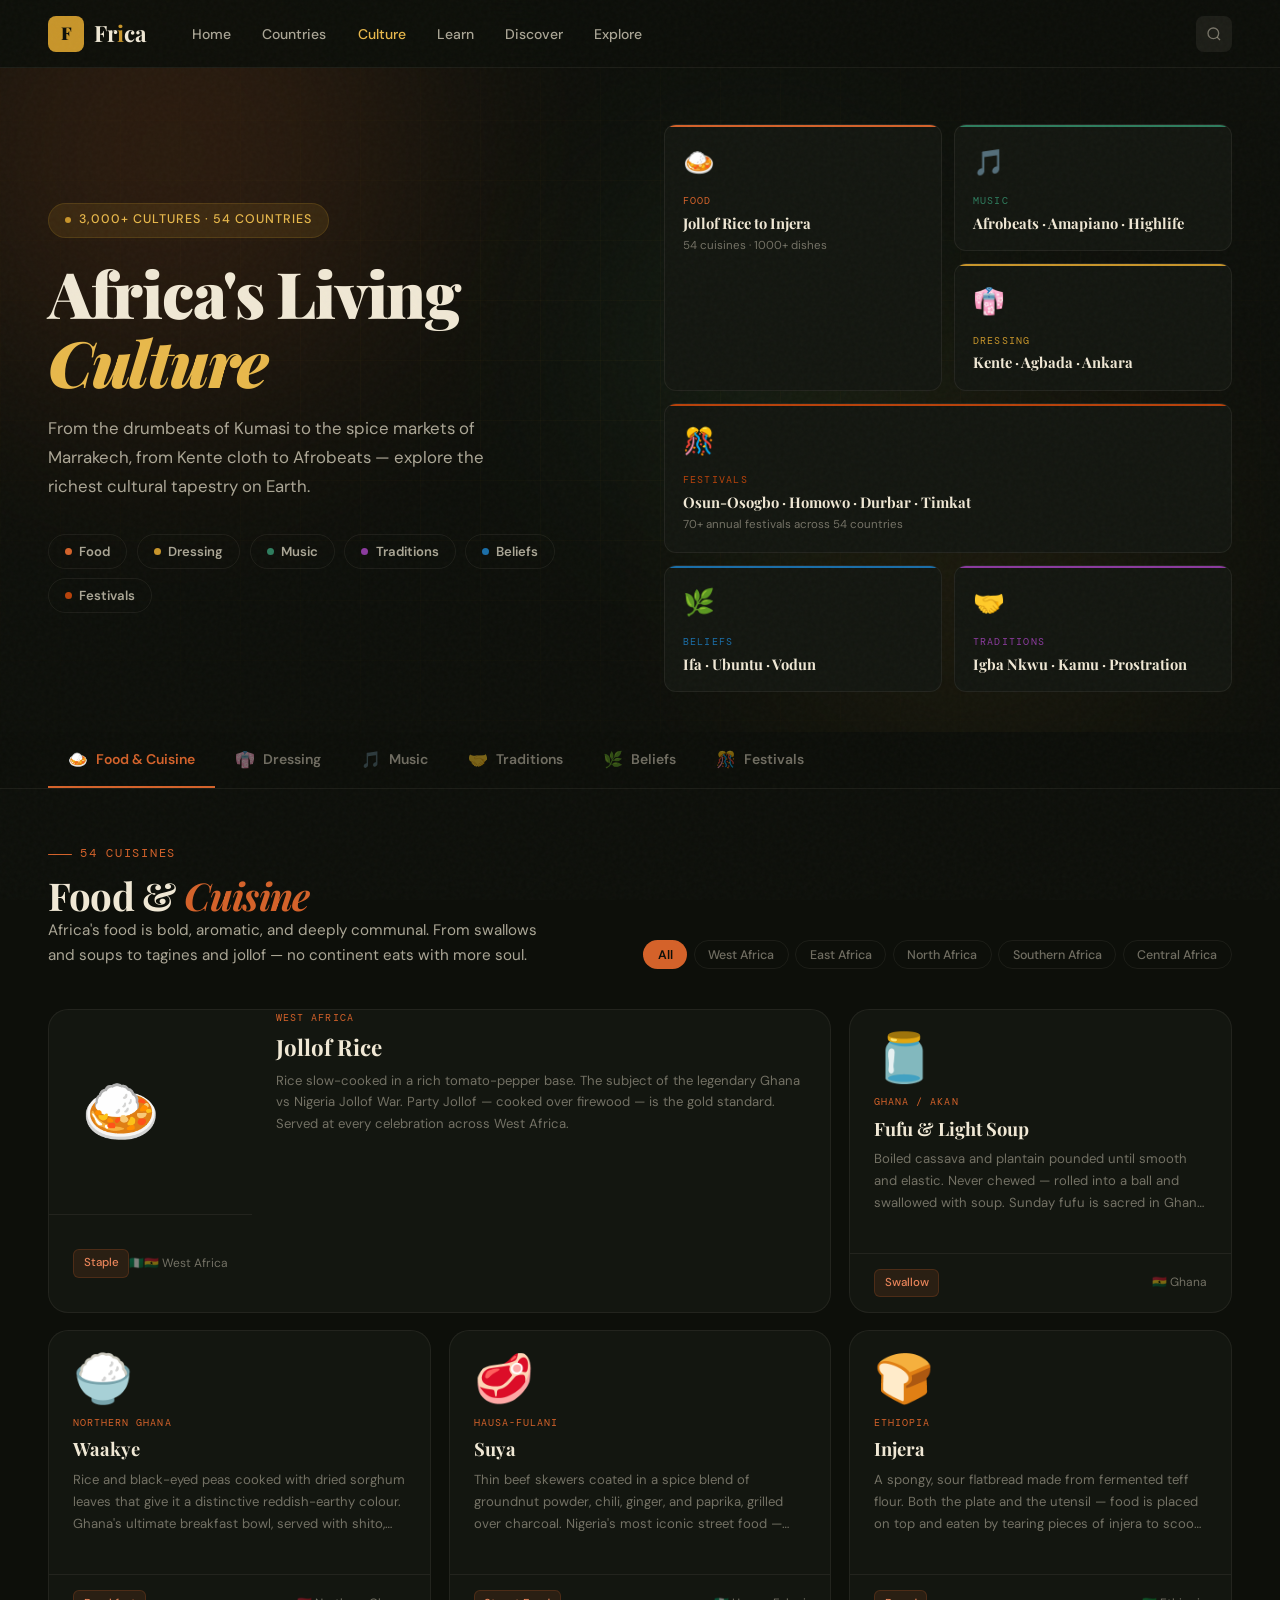
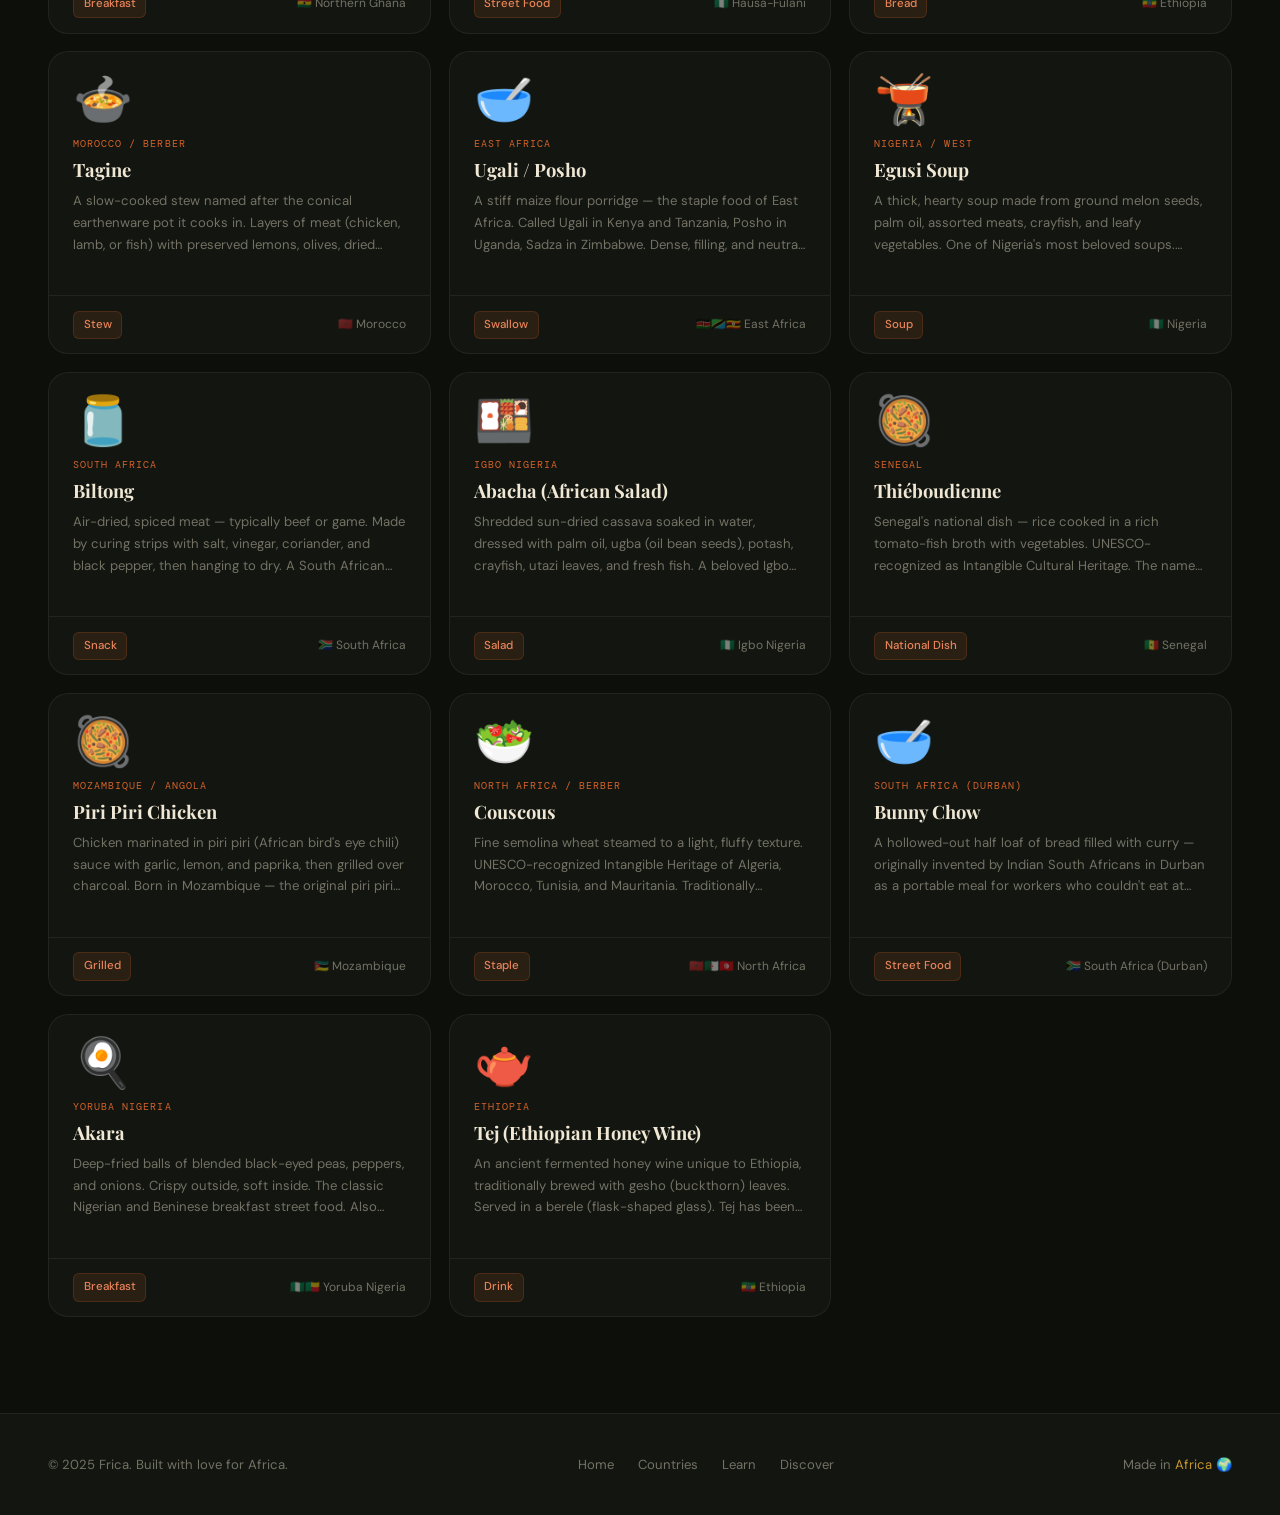
<file: culture.html>
<!DOCTYPE html>
<html lang="en">
<head>
  <meta charset="UTF-8" />
  <meta name="viewport" content="width=device-width, initial-scale=1.0" />
  <title>Culture — Frica | Food, Music, Fashion, Traditions & More</title>
  <meta name="description" content="Explore Africa's rich cultures — food, dressing, music, marriage traditions, beliefs, and festivals across all 54 countries." />

  <link rel="preconnect" href="https://fonts.googleapis.com" />
  <link rel="preconnect" href="https://fonts.gstatic.com" crossorigin />
  <link href="https://fonts.googleapis.com/css2?family=Playfair+Display:ital,wght@0,700;0,900;1,700&family=DM+Sans:wght@300;400;500;600&family=DM+Mono:wght@400;500&display=swap" rel="stylesheet" />

  <style>
    /* ============================================================
       VARIABLES & RESET
    ============================================================ */
    :root {
      --bg:         #0d0f0a;
      --bg-card:    #131610;
      --bg-raise:   #1a1e14;
      --gold:       #c8952a;
      --gold-light: #e8b84b;
      --gold-dim:   rgba(200,149,42,0.13);
      --green:      #2a4a2e;
      --green-mid:  #3d6b43;
      --cream:      #f0e8d5;
      --text:       #e8e0cc;
      --text-muted: rgba(232,224,204,0.45);
      --text-soft:  rgba(232,224,204,0.72);
      --border:     rgba(200,149,42,0.18);
      --border-dim: rgba(232,224,204,0.07);
      --red:        #c0392b;
      --radius-sm:  6px;
      --radius-md:  12px;
      --radius-lg:  20px;
      --radius-xl:  32px;
      --nav-h:      68px;
      --tab-h:      56px;
      --ease:       cubic-bezier(0.4,0,0.2,1);
      --t:          0.28s;

      /* Tab accent colors */
      --food:        #d4622a;
      --dressing:    #c8952a;
      --music:       #2e7d5e;
      --traditions:  #8b3a9e;
      --beliefs:     #1a6ea8;
      --festivals:   #b8420a;
    }

    *, *::before, *::after { box-sizing: border-box; margin:0; padding:0; }
    html { scroll-behavior: smooth; }

    body {
      background: var(--bg);
      color: var(--text);
      font-family: 'DM Sans', sans-serif;
      font-weight: 400;
      line-height: 1.6;
      overflow-x: hidden;
      -webkit-font-smoothing: antialiased;
    }

    a { color: inherit; text-decoration: none; }
    button { cursor: pointer; border: none; background: none; font-family: inherit; }
    ul { list-style: none; }

    ::-webkit-scrollbar { width: 5px; }
    ::-webkit-scrollbar-track { background: var(--bg); }
    ::-webkit-scrollbar-thumb { background: var(--gold); border-radius: 3px; }

    body::before {
      content: '';
      position: fixed; inset: 0;
      background-image: url("data:image/svg+xml,%3Csvg viewBox='0 0 256 256' xmlns='http://www.w3.org/2000/svg'%3E%3Cfilter id='n'%3E%3CfeTurbulence type='fractalNoise' baseFrequency='0.9' numOctaves='4' stitchTiles='stitch'/%3E%3C/filter%3E%3Crect width='100%25' height='100%25' filter='url(%23n)' opacity='1'/%3E%3C/svg%3E");
      opacity: 0.03; pointer-events: none; z-index: 9999;
    }

    /* ============================================================
       NAV
    ============================================================ */
    .nav {
      position: fixed; top:0; left:0; right:0;
      height: var(--nav-h); z-index: 1000;
      background: rgba(13,15,10,0.94);
      backdrop-filter: blur(20px);
      border-bottom: 1px solid var(--border-dim);
      display: flex; align-items: center;
      padding: 0 clamp(1.25rem,4vw,3rem);
      transition: border-color var(--t);
    }
    .nav.scrolled { border-color: var(--border); }

    .nav-inner {
      width:100%; max-width:1400px; margin:0 auto;
      display:flex; align-items:center; gap:2rem;
    }

    .logo { display:flex; align-items:center; gap:.6rem; flex-shrink:0; }
    .logo-mark {
      width:36px; height:36px; background:var(--gold); border-radius:8px;
      display:grid; place-items:center;
      font-family:'Playfair Display',serif; font-weight:900;
      font-size:1.1rem; color:#0d0f0a;
    }
    .logo-text { font-family:'Playfair Display',serif; font-weight:700; font-size:1.4rem; color:var(--cream); }
    .logo-text span { color:var(--gold); }

    .nav-links { display:flex; align-items:center; gap:.25rem; flex:1; }
    .nav-links a {
      padding:.45rem .85rem; border-radius:var(--radius-sm);
      font-size:.875rem; font-weight:500; color:var(--text-soft);
      transition: color var(--t), background var(--t);
    }
    .nav-links a:hover { color:var(--cream); background:var(--border-dim); }
    .nav-links a.active { color:var(--gold-light); }

    .nav-right { display:flex; align-items:center; gap:.75rem; margin-left:auto; }
    .nav-icon-btn {
      width:36px; height:36px; border-radius:8px;
      display:grid; place-items:center;
      color:var(--text-muted); background:var(--border-dim);
      transition:var(--t);
    }
    .nav-icon-btn:hover { color:var(--gold-light); background:var(--gold-dim); }

    .hamburger { display:none; flex-direction:column; gap:5px; padding:8px; border-radius:var(--radius-sm); }
    .hamburger span { display:block; width:22px; height:2px; background:var(--text-soft); border-radius:2px; transition:var(--t); }
    .hamburger.open span:nth-child(1) { transform:rotate(45deg) translate(5px,5px); }
    .hamburger.open span:nth-child(2) { opacity:0; transform:scaleX(0); }
    .hamburger.open span:nth-child(3) { transform:rotate(-45deg) translate(5px,-5px); }

    .mobile-menu {
      display:none; position:fixed; top:var(--nav-h); left:0; right:0;
      background:rgba(13,15,10,0.97); backdrop-filter:blur(24px);
      border-bottom:1px solid var(--border); z-index:999;
      padding:1.5rem clamp(1.25rem,4vw,3rem);
      flex-direction:column; gap:.5rem;
      animation: slideDown .25s ease;
    }
    .mobile-menu.open { display:flex; }
    .mobile-menu a {
      padding:.75rem 1rem; border-radius:var(--radius-sm);
      font-size:1rem; font-weight:500; color:var(--text-soft);
      transition:var(--t); border-bottom:1px solid var(--border-dim);
    }
    .mobile-menu a:last-child { border-bottom:none; }
    .mobile-menu a:hover { color:var(--cream); background:var(--border-dim); }

    @keyframes slideDown {
      from { opacity:0; transform:translateY(-8px); }
      to   { opacity:1; transform:translateY(0); }
    }

    /* ============================================================
       PAGE HERO
    ============================================================ */
    .page-hero {
      padding-top: calc(var(--nav-h) + 3.5rem);
      padding-bottom: 2.5rem;
      padding-inline: clamp(1.25rem,4vw,3rem);
      position: relative; overflow: hidden;
    }

    .hero-orb {
      position:absolute; border-radius:50%;
      filter:blur(100px); opacity:.2; pointer-events:none;
    }
    .orb1 { width:600px; height:600px; background:radial-gradient(circle,var(--food),transparent); top:-20%; left:-10%; }
    .orb2 { width:500px; height:500px; background:radial-gradient(circle,rgba(200,149,42,.5),transparent); bottom:-10%; right:5%; }
    .orb3 { width:400px; height:400px; background:radial-gradient(circle,var(--green-mid),transparent); top:20%; right:25%; }

    .hero-grid-lines {
      position:absolute; inset:0; pointer-events:none;
      background-image:
        linear-gradient(rgba(200,149,42,.035) 1px,transparent 1px),
        linear-gradient(90deg,rgba(200,149,42,.035) 1px,transparent 1px);
      background-size:60px 60px;
      mask-image:radial-gradient(ellipse 80% 80% at 50% 50%,black,transparent);
    }

    .hero-inner {
      max-width:1400px; margin:0 auto;
      position:relative; z-index:1;
      display:grid; grid-template-columns:1fr 1fr;
      gap:3rem; align-items:center;
    }

    .hero-badge {
      display:inline-flex; align-items:center; gap:.5rem;
      padding:.4rem 1rem;
      background:var(--gold-dim); border:1px solid var(--border);
      border-radius:999px; font-size:.78rem; font-weight:500;
      color:var(--gold-light); letter-spacing:.08em;
      text-transform:uppercase; margin-bottom:1.25rem;
    }
    .badge-dot { width:6px; height:6px; background:var(--gold); border-radius:50%; animation:pulse 2s ease infinite; }
    @keyframes pulse { 0%,100%{opacity:1;transform:scale(1)} 50%{opacity:.5;transform:scale(.75)} }

    .hero-title {
      font-family:'Playfair Display',serif;
      font-weight:900;
      font-size:clamp(2.4rem,5vw,4rem);
      color:var(--cream); line-height:1.08;
      letter-spacing:-.02em; margin-bottom:1.1rem;
    }
    .hero-title em { font-style:italic; color:var(--gold-light); }

    .hero-desc {
      font-size:1.05rem; color:var(--text-soft);
      max-width:480px; line-height:1.75; margin-bottom:2rem;
    }

    /* Culture category pills */
    .hero-cats {
      display:flex; flex-wrap:wrap; gap:.6rem;
    }

    .hero-cat {
      display:flex; align-items:center; gap:.45rem;
      padding:.5rem 1rem; border-radius:var(--radius-xl);
      border:1.5px solid var(--border-dim);
      font-size:.82rem; font-weight:600;
      color:var(--text-soft); background:transparent;
      transition:var(--t); cursor:pointer;
    }
    .hero-cat:hover, .hero-cat.active {
      color:var(--cream);
      border-color:var(--cat-color,var(--gold));
      background:rgba(var(--cat-rgb,200,149,42),.1);
    }
    .hero-cat-dot {
      width:7px; height:7px; border-radius:50%;
      background:var(--cat-color,var(--gold));
    }

    /* Right side — floating culture mosaic */
    .hero-mosaic {
      display:grid;
      grid-template-columns:1fr 1fr;
      grid-template-rows:auto auto auto;
      gap:.75rem;
    }

    .mosaic-card {
      background:var(--bg-card);
      border:1px solid var(--border-dim);
      border-radius:var(--radius-md);
      padding:1.1rem;
      position:relative; overflow:hidden;
      transition:border-color var(--t), transform var(--t);
      cursor:pointer;
    }
    .mosaic-card:hover { border-color:var(--border); transform:translateY(-2px); }

    .mosaic-card.tall { grid-row:span 2; }
    .mosaic-card.wide { grid-column:span 2; }

    .mosaic-card::before {
      content:''; position:absolute;
      top:0; left:0; right:0; height:2px;
      background:var(--mc-color,var(--gold));
      border-radius:2px 2px 0 0;
    }

    .mosaic-icon { font-size:1.6rem; margin-bottom:.6rem; display:block; }
    .mosaic-label {
      font-family:'DM Mono',monospace; font-size:.65rem;
      letter-spacing:.12em; text-transform:uppercase;
      color:var(--mc-color,var(--gold)); margin-bottom:.25rem;
    }
    .mosaic-title {
      font-family:'Playfair Display',serif;
      font-weight:700; font-size:.92rem;
      color:var(--cream); line-height:1.3;
    }
    .mosaic-sub { font-size:.72rem; color:var(--text-muted); margin-top:.25rem; }

    /* ============================================================
       STICKY TABS
    ============================================================ */
    .tabs-bar {
      position:sticky;
      top:var(--nav-h); z-index:100;
      background:rgba(13,15,10,0.96);
      backdrop-filter:blur(20px);
      border-bottom:1px solid var(--border-dim);
      padding:0 clamp(1.25rem,4vw,3rem);
    }

    .tabs-inner {
      max-width:1400px; margin:0 auto;
      display:flex; align-items:stretch;
      gap:0; overflow-x:auto;
      scrollbar-width:none;
    }
    .tabs-inner::-webkit-scrollbar { display:none; }

    .tab-btn {
      display:flex; align-items:center; gap:.5rem;
      padding:0 1.25rem; height:var(--tab-h);
      font-size:.875rem; font-weight:600;
      color:var(--text-muted);
      border-bottom:2.5px solid transparent;
      white-space:nowrap;
      transition:color var(--t), border-color var(--t);
      flex-shrink:0;
    }
    .tab-btn:hover { color:var(--cream); }
    .tab-btn.active {
      color:var(--tab-accent,var(--gold-light));
      border-color:var(--tab-accent,var(--gold));
    }

    .tab-emoji { font-size:1rem; }

    /* ============================================================
       CONTENT AREA
    ============================================================ */
    .content-area {
      padding: 3rem clamp(1.25rem,4vw,3rem) 6rem;
    }

    .content-inner { max-width:1400px; margin:0 auto; }

    .tab-panel { display:none; }
    .tab-panel.active { display:block; animation:fadeUp .35s ease both; }

    @keyframes fadeUp {
      from { opacity:0; transform:translateY(16px); }
      to   { opacity:1; transform:translateY(0); }
    }

    /* ── Panel header ─────────────────────────────────────── */
    .panel-header {
      display:flex; align-items:flex-end;
      justify-content:space-between; flex-wrap:wrap;
      gap:1.5rem; margin-bottom:2.5rem;
    }

    .panel-label {
      display:inline-flex; align-items:center; gap:.5rem;
      font-family:'DM Mono',monospace; font-size:.72rem;
      letter-spacing:.15em; text-transform:uppercase;
      color:var(--panel-color,var(--gold)); margin-bottom:.6rem;
    }
    .panel-label::before {
      content:''; display:block; width:24px; height:1.5px;
      background:var(--panel-color,var(--gold)); border-radius:1px;
    }

    .panel-title {
      font-family:'Playfair Display',serif;
      font-weight:700; font-size:clamp(1.6rem,3.5vw,2.4rem);
      color:var(--cream); line-height:1.15; letter-spacing:-.02em;
    }
    .panel-title em { font-style:italic; color:var(--panel-color,var(--gold-light)); }

    .panel-desc {
      font-size:.95rem; color:var(--text-soft); max-width:500px; line-height:1.7;
    }

    /* Filter chips */
    .filter-chips {
      display:flex; gap:.4rem; flex-wrap:wrap;
    }

    .chip {
      padding:.35rem .85rem; border-radius:var(--radius-xl);
      border:1px solid var(--border-dim); font-size:.78rem; font-weight:500;
      color:var(--text-muted); background:transparent;
      transition:var(--t); cursor:pointer;
    }
    .chip:hover { color:var(--cream); border-color:var(--border); background:var(--border-dim); }
    .chip.active {
      background:var(--panel-color,var(--gold));
      color:#0d0f0a; border-color:transparent; font-weight:600;
    }

    /* ============================================================
       FOOD TAB
    ============================================================ */
    .food-grid {
      display:grid;
      grid-template-columns:repeat(auto-fill, minmax(min(300px,100%),1fr));
      gap:1.1rem;
    }

    .food-card {
      background:var(--bg-card);
      border:1px solid var(--border-dim);
      border-radius:var(--radius-lg);
      overflow:hidden; cursor:pointer;
      transition:border-color var(--t), transform var(--t), box-shadow var(--t);
      position:relative;
    }
    .food-card::before {
      content:''; position:absolute;
      top:0; left:0; right:0; height:2.5px;
      background:var(--food); opacity:0; transition:opacity var(--t);
      border-radius:2px 2px 0 0;
    }
    .food-card:hover { border-color:var(--border); transform:translateY(-3px); box-shadow:0 16px 40px rgba(0,0,0,.45); }
    .food-card:hover::before { opacity:1; }

    .food-card-emoji {
      font-size:3rem; padding:1.5rem 1.5rem .75rem;
      display:block; line-height:1;
    }

    .food-card-body { padding:0 1.5rem 1.5rem; }

    .food-card-origin {
      font-family:'DM Mono',monospace; font-size:.65rem;
      letter-spacing:.1em; text-transform:uppercase;
      color:var(--food); margin-bottom:.35rem;
    }

    .food-card-name {
      font-family:'Playfair Display',serif; font-weight:700;
      font-size:1.15rem; color:var(--cream); margin-bottom:.5rem; line-height:1.3;
    }

    .food-card-desc {
      font-size:.82rem; color:var(--text-muted); line-height:1.65;
      display:-webkit-box; -webkit-line-clamp:3; -webkit-box-orient:vertical; overflow:hidden;
      margin-bottom:1rem;
    }

    .food-card-footer {
      display:flex; align-items:center; justify-content:space-between;
      padding:.9rem 1.5rem; border-top:1px solid var(--border-dim);
    }

    .food-card-tag {
      font-size:.72rem; font-weight:500;
      padding:.25rem .6rem; border-radius:var(--radius-sm);
      background:rgba(212,98,42,.12); color:#e8845a;
      border:1px solid rgba(212,98,42,.2);
    }

    .food-card-country {
      font-size:.75rem; color:var(--text-muted);
      display:flex; align-items:center; gap:.35rem;
    }

    /* Featured food card */
    .food-card.featured {
      grid-column:span 2;
      display:grid; grid-template-columns:auto 1fr;
    }

    .food-card.featured .food-card-emoji { font-size:4rem; padding:2rem; align-self:center; }
    .food-card.featured .food-card-name  { font-size:1.4rem; }
    .food-card.featured .food-card-desc  { -webkit-line-clamp:4; }

    /* ============================================================
       DRESSING TAB
    ============================================================ */
    .dressing-layout {
      display:grid; grid-template-columns:280px 1fr; gap:2rem; align-items:start;
    }

    .dressing-nav {
      position:sticky; top:calc(var(--nav-h) + var(--tab-h) + 1.5rem);
      background:var(--bg-card);
      border:1px solid var(--border-dim);
      border-radius:var(--radius-lg);
      overflow:hidden;
    }

    .dressing-nav-title {
      padding:1rem 1.25rem;
      font-family:'DM Mono',monospace; font-size:.68rem;
      letter-spacing:.12em; text-transform:uppercase;
      color:var(--gold); border-bottom:1px solid var(--border-dim);
    }

    .dressing-nav-item {
      display:flex; align-items:center; gap:.75rem;
      padding:.9rem 1.25rem; cursor:pointer;
      border-bottom:1px solid var(--border-dim);
      font-size:.875rem; font-weight:500;
      color:var(--text-soft);
      transition:var(--t); border-left:2.5px solid transparent;
    }
    .dressing-nav-item:last-child { border-bottom:none; }
    .dressing-nav-item:hover { color:var(--cream); background:var(--border-dim); }
    .dressing-nav-item.active {
      color:var(--gold-light); background:var(--gold-dim);
      border-left-color:var(--gold);
    }
    .dressing-nav-icon { font-size:1.1rem; }

    .dressing-content { display:none; }
    .dressing-content.active { display:block; animation:fadeUp .3s ease both; }

    .fabric-grid {
      display:grid; grid-template-columns:repeat(auto-fill,minmax(min(240px,100%),1fr));
      gap:1rem; margin-bottom:2rem;
    }

    .fabric-card {
      background:var(--bg-card); border:1px solid var(--border-dim);
      border-radius:var(--radius-md); padding:1.5rem;
      transition:var(--t);
    }
    .fabric-card:hover { border-color:var(--border); background:var(--bg-raise); }

    .fabric-swatch {
      width:48px; height:48px; border-radius:10px;
      display:grid; place-items:center; font-size:1.5rem;
      margin-bottom:1rem;
      background:linear-gradient(135deg,var(--sw1,#c8952a),var(--sw2,#2a4a2e));
    }

    .fabric-name {
      font-family:'Playfair Display',serif; font-weight:700;
      font-size:1rem; color:var(--cream); margin-bottom:.25rem;
    }

    .fabric-origin {
      font-size:.72rem; color:var(--gold); letter-spacing:.06em;
      margin-bottom:.6rem; font-family:'DM Mono',monospace;
    }

    .fabric-desc { font-size:.82rem; color:var(--text-muted); line-height:1.65; }

    /* Attire showcase */
    .attire-section { margin-top:2rem; }

    .attire-heading {
      font-family:'Playfair Display',serif; font-weight:700;
      font-size:1.15rem; color:var(--cream); margin-bottom:1rem;
      display:flex; align-items:center; gap:.75rem;
    }
    .attire-heading::after {
      content:''; flex:1; height:1px; background:var(--border-dim);
    }

    .attire-grid {
      display:grid; grid-template-columns:repeat(auto-fill,minmax(min(200px,100%),1fr));
      gap:.85rem;
    }

    .attire-card {
      background:var(--bg-raise); border:1px solid var(--border-dim);
      border-radius:var(--radius-md); padding:1.25rem;
      transition:var(--t);
    }
    .attire-card:hover { border-color:var(--border); }

    .attire-label {
      font-family:'DM Mono',monospace; font-size:.65rem;
      letter-spacing:.1em; text-transform:uppercase;
      color:var(--dressing,var(--gold)); margin-bottom:.4rem;
    }

    .attire-name {
      font-weight:600; font-size:.92rem; color:var(--cream);
      margin-bottom:.4rem;
    }

    .attire-desc { font-size:.78rem; color:var(--text-muted); line-height:1.6; }

    /* ============================================================
       MUSIC TAB
    ============================================================ */
    .music-hero-row {
      display:grid; grid-template-columns:1fr 1fr 1fr;
      gap:1.1rem; margin-bottom:2rem;
    }

    .genre-card {
      background:var(--bg-card); border:1px solid var(--border-dim);
      border-radius:var(--radius-lg); padding:1.75rem;
      cursor:pointer; position:relative; overflow:hidden;
      transition:var--(t),border-color var(--t),transform var(--t);
    }

    .genre-card::after {
      content:''; position:absolute; inset:0;
      background:linear-gradient(135deg,var(--gc-color,rgba(46,125,94,.15)),transparent);
      opacity:0; transition:opacity var(--t);
    }

    .genre-card:hover { border-color:var(--border); transform:translateY(-3px); }
    .genre-card:hover::after { opacity:1; }

    .genre-icon { font-size:2rem; margin-bottom:.85rem; display:block; }

    .genre-name {
      font-family:'Playfair Display',serif; font-weight:700;
      font-size:1.1rem; color:var(--cream); margin-bottom:.4rem;
    }

    .genre-origin {
      font-family:'DM Mono',monospace; font-size:.65rem;
      letter-spacing:.1em; text-transform:uppercase;
      color:var(--gc-color,var(--green-mid)); margin-bottom:.6rem;
    }

    .genre-desc { font-size:.8rem; color:var(--text-muted); line-height:1.65; }

    .genre-tags {
      display:flex; flex-wrap:wrap; gap:.3rem; margin-top:.85rem;
    }

    .genre-tag {
      font-size:.68rem; padding:.2rem .5rem;
      border-radius:var(--radius-sm);
      background:var(--border-dim); color:var(--text-muted);
    }

    /* Artists grid */
    .artists-section { margin-top:2.5rem; }

    .artists-grid {
      display:grid;
      grid-template-columns:repeat(auto-fill,minmax(min(200px,100%),1fr));
      gap:1rem;
    }

    .artist-card {
      background:var(--bg-card); border:1px solid var(--border-dim);
      border-radius:var(--radius-md); padding:1.35rem;
      transition:var(--t); position:relative; overflow:hidden;
    }
    .artist-card:hover { border-color:var(--border); background:var(--bg-raise); }

    .artist-avatar {
      width:52px; height:52px; border-radius:12px;
      background:linear-gradient(135deg,var(--av1,#2e7d5e),var(--av2,#c8952a));
      display:grid; place-items:center;
      font-size:1.4rem; margin-bottom:.85rem;
    }

    .artist-name {
      font-family:'Playfair Display',serif; font-weight:700;
      font-size:.95rem; color:var(--cream); margin-bottom:.2rem;
    }

    .artist-genre {
      font-size:.72rem; color:var(--green-mid);
      font-weight:500; margin-bottom:.5rem;
      font-family:'DM Mono',monospace; letter-spacing:.06em;
    }

    .artist-country { font-size:.75rem; color:var(--text-muted); }
    .artist-note {
      font-size:.75rem; color:var(--text-soft); line-height:1.55;
      margin-top:.6rem; padding-top:.6rem; border-top:1px solid var(--border-dim);
    }

    /* Legend vs Current toggle */
    .music-toggle {
      display:flex; background:var(--bg-card);
      border:1px solid var(--border-dim); border-radius:var(--radius-lg);
      padding:.3rem; gap:.2rem; width:fit-content; margin-bottom:1.5rem;
    }

    .music-toggle-btn {
      padding:.45rem 1.25rem; border-radius:var(--radius-md);
      font-size:.82rem; font-weight:600; color:var(--text-muted);
      transition:var(--t);
    }
    .music-toggle-btn.active {
      background:var(--gold); color:#0d0f0a;
    }
    .music-toggle-btn:hover:not(.active) { color:var(--cream); }

    /* ============================================================
       TRADITIONS TAB
    ============================================================ */
    .traditions-grid {
      display:grid; grid-template-columns:repeat(auto-fill,minmax(min(340px,100%),1fr));
      gap:1.25rem;
    }

    .tradition-card {
      background:var(--bg-card); border:1px solid var(--border-dim);
      border-radius:var(--radius-lg); overflow:hidden;
      transition:var(--t); cursor:pointer;
      display:flex; flex-direction:column;
    }
    .tradition-card:hover { border-color:var(--border); transform:translateY(-2px); box-shadow:0 12px 32px rgba(0,0,0,.4); }

    .tradition-header {
      padding:1.5rem 1.5rem 1rem;
      background:linear-gradient(135deg,var(--tc-bg,rgba(139,58,158,.1)),transparent);
      border-bottom:1px solid var(--border-dim);
    }

    .tradition-type {
      font-family:'DM Mono',monospace; font-size:.65rem;
      letter-spacing:.12em; text-transform:uppercase;
      color:var(--tc-color,var(--traditions)); margin-bottom:.4rem;
    }

    .tradition-name {
      font-family:'Playfair Display',serif; font-weight:700;
      font-size:1.15rem; color:var(--cream); margin-bottom:.3rem;
    }

    .tradition-group {
      font-size:.78rem; color:var(--text-muted);
      display:flex; align-items:center; gap:.4rem;
    }

    .tradition-body { padding:1.25rem 1.5rem; flex:1; }

    .tradition-desc {
      font-size:.84rem; color:var(--text-soft); line-height:1.7;
      margin-bottom:1rem;
    }

    .tradition-steps { display:flex; flex-direction:column; gap:.5rem; }

    .tradition-step {
      display:flex; align-items:flex-start; gap:.75rem;
    }

    .step-num {
      width:22px; height:22px; border-radius:6px;
      background:var(--tc-bg,rgba(139,58,158,.15));
      border:1px solid var(--tc-color,var(--traditions));
      display:grid; place-items:center; flex-shrink:0;
      font-family:'DM Mono',monospace; font-size:.65rem;
      color:var(--tc-color,var(--traditions)); margin-top:.1rem;
    }

    .step-text { font-size:.8rem; color:var(--text-muted); line-height:1.6; }

    /* ============================================================
       BELIEFS TAB
    ============================================================ */
    .beliefs-layout {
      display:grid; grid-template-columns:1fr 1fr; gap:1.5rem;
    }

    .belief-block {
      background:var(--bg-card); border:1px solid var(--border-dim);
      border-radius:var(--radius-lg); overflow:hidden;
      transition:var(--t);
    }
    .belief-block:hover { border-color:var(--border); }

    .belief-block.span2 { grid-column:span 2; }

    .belief-header {
      padding:1.5rem 1.75rem 1rem;
      border-bottom:1px solid var(--border-dim);
      display:flex; align-items:center; gap:1rem;
    }

    .belief-icon {
      width:48px; height:48px; border-radius:12px;
      display:grid; place-items:center; font-size:1.4rem; flex-shrink:0;
    }

    .belief-title-block {}
    .belief-name {
      font-family:'Playfair Display',serif; font-weight:700;
      font-size:1.1rem; color:var(--cream);
    }
    .belief-origin {
      font-size:.75rem; color:var(--text-muted); margin-top:.15rem;
    }

    .belief-body { padding:1.25rem 1.75rem 1.5rem; }

    .belief-desc {
      font-size:.86rem; color:var(--text-soft); line-height:1.7; margin-bottom:1rem;
    }

    .belief-deities { display:flex; flex-direction:column; gap:.6rem; }

    .deity-row {
      display:flex; align-items:flex-start; gap:.75rem;
      padding:.7rem .85rem; background:var(--bg-raise);
      border:1px solid var(--border-dim); border-radius:var(--radius-md);
    }

    .deity-emoji { font-size:1.1rem; flex-shrink:0; margin-top:.05rem; }
    .deity-name  { font-weight:600; font-size:.85rem; color:var(--cream); }
    .deity-role  { font-size:.75rem; color:var(--text-muted); margin-top:.1rem; line-height:1.5; }

    /* UNESCO badge */
    .unesco-badge {
      display:inline-flex; align-items:center; gap:.4rem;
      padding:.3rem .8rem;
      background:rgba(26,110,168,.12); border:1px solid rgba(26,110,168,.3);
      border-radius:var(--radius-xl); font-size:.72rem; font-weight:600;
      color:#5aaae0; margin-top:.75rem;
    }

    /* ============================================================
       FESTIVALS TAB
    ============================================================ */
    .festivals-grid {
      display:grid; grid-template-columns:repeat(auto-fill,minmax(min(320px,100%),1fr));
      gap:1.25rem;
    }

    .festival-card {
      background:var(--bg-card); border:1px solid var(--border-dim);
      border-radius:var(--radius-lg); overflow:hidden;
      transition:var(--t); cursor:pointer; display:flex; flex-direction:column;
    }
    .festival-card:hover { border-color:var(--border); transform:translateY(-3px); box-shadow:0 16px 40px rgba(0,0,0,.45); }

    .festival-card-top {
      padding:1.5rem;
      background:linear-gradient(135deg,var(--fc-bg,rgba(184,66,10,.12)),transparent);
      border-bottom:1px solid var(--border-dim);
      display:flex; gap:1rem; align-items:flex-start;
    }

    .festival-emoji {
      font-size:2.2rem; flex-shrink:0; line-height:1;
    }

    .festival-meta {}

    .festival-when {
      font-family:'DM Mono',monospace; font-size:.65rem;
      letter-spacing:.1em; text-transform:uppercase;
      color:var(--fc-color,var(--festivals)); margin-bottom:.3rem;
    }

    .festival-name {
      font-family:'Playfair Display',serif; font-weight:700;
      font-size:1.05rem; color:var(--cream); margin-bottom:.25rem; line-height:1.3;
    }

    .festival-group { font-size:.75rem; color:var(--text-muted); }

    .festival-body { padding:1.25rem 1.5rem; flex:1; }

    .festival-desc {
      font-size:.83rem; color:var(--text-soft); line-height:1.7; margin-bottom:1rem;
    }

    .festival-highlights { display:flex; flex-direction:column; gap:.4rem; }

    .highlight-item {
      display:flex; align-items:center; gap:.6rem;
      font-size:.78rem; color:var(--text-muted);
    }
    .highlight-item::before {
      content:''; width:5px; height:5px; border-radius:50%;
      background:var(--fc-color,var(--festivals)); flex-shrink:0;
    }

    .festival-card-foot {
      padding:.85rem 1.5rem; border-top:1px solid var(--border-dim);
      display:flex; align-items:center; justify-content:space-between;
    }

    .festival-location {
      font-size:.75rem; color:var(--text-muted);
      display:flex; align-items:center; gap:.3rem;
    }

    .festival-badge {
      font-size:.68rem; font-weight:600; padding:.2rem .6rem;
      border-radius:var(--radius-sm); background:var(--fc-bg,rgba(184,66,10,.12));
      color:var(--fc-color,var(--festivals));
      border:1px solid rgba(184,66,10,.2);
    }

    /* ============================================================
       MODAL
    ============================================================ */
    .modal-overlay {
      position:fixed; inset:0; z-index:2000;
      background:rgba(0,0,0,.85); backdrop-filter:blur(10px);
      display:none; align-items:center; justify-content:center;
      padding:1.5rem;
    }
    .modal-overlay.open { display:flex; }

    .modal {
      background:var(--bg-card); border:1px solid var(--border);
      border-radius:var(--radius-xl); width:100%; max-width:680px;
      max-height:85vh; overflow-y:auto;
      animation:modalIn .25s ease;
      position:relative;
    }

    @keyframes modalIn {
      from { opacity:0; transform:scale(.95) translateY(-12px); }
      to   { opacity:1; transform:scale(1) translateY(0); }
    }

    .modal-close {
      position:absolute; top:1.25rem; right:1.25rem;
      width:32px; height:32px; border-radius:8px;
      background:var(--bg-raise); border:1px solid var(--border-dim);
      color:var(--text-muted); display:grid; place-items:center;
      font-size:.85rem; transition:var(--t); z-index:1;
    }
    .modal-close:hover { color:var(--cream); background:var(--border); }

    .modal-body { padding:2rem; }

    .modal-tag {
      font-family:'DM Mono',monospace; font-size:.65rem;
      letter-spacing:.12em; text-transform:uppercase;
      color:var(--gold); margin-bottom:.75rem;
    }

    .modal-title {
      font-family:'Playfair Display',serif; font-weight:700;
      font-size:1.6rem; color:var(--cream); margin-bottom:.5rem; line-height:1.2;
    }

    .modal-subtitle { font-size:.85rem; color:var(--text-muted); margin-bottom:1.5rem; }

    .modal-divider { height:1px; background:var(--border-dim); margin:1.25rem 0; }

    .modal-section-title {
      font-family:'DM Mono',monospace; font-size:.68rem;
      letter-spacing:.1em; text-transform:uppercase;
      color:var(--gold); margin-bottom:.75rem;
    }

    .modal-text {
      font-size:.9rem; color:var(--text-soft); line-height:1.75;
    }

    .modal-list { display:flex; flex-direction:column; gap:.5rem; }

    .modal-list-item {
      display:flex; align-items:flex-start; gap:.65rem;
      font-size:.875rem; color:var(--text-soft); line-height:1.6;
    }
    .modal-list-item::before {
      content:'→'; color:var(--gold); flex-shrink:0; margin-top:.05rem;
    }

    /* ============================================================
       SHARED SECTION STYLES
    ============================================================ */
    .section-gap { margin-top:3rem; }

    .subsection-title {
      font-family:'Playfair Display',serif; font-weight:700;
      font-size:1.4rem; color:var(--cream); margin-bottom:1.25rem;
      display:flex; align-items:center; gap:.75rem;
    }
    .subsection-title::after { content:''; flex:1; height:1px; background:var(--border-dim); }

    /* ── Back to top ─────────────────────────────────────── */
    .back-top {
      position:fixed; bottom:2rem; right:2rem;
      width:44px; height:44px; background:var(--gold); color:#0d0f0a;
      border-radius:10px; display:grid; place-items:center; cursor:pointer;
      opacity:0; transform:translateY(10px);
      transition:opacity var(--t),transform var(--t),background var(--t);
      z-index:500; box-shadow:0 4px 20px rgba(200,149,42,.35);
    }
    .back-top.show  { opacity:1; transform:translateY(0); }
    .back-top:hover { background:var(--gold-light); }

    /* ── Footer ───────────────────────────────────────────── */
    .footer {
      background:var(--bg-card); border-top:1px solid var(--border-dim);
      padding:2.5rem clamp(1.25rem,4vw,3rem);
    }
    .footer-inner {
      max-width:1400px; margin:0 auto;
      display:flex; align-items:center; justify-content:space-between;
      gap:1.5rem; flex-wrap:wrap;
      font-size:.82rem; color:var(--text-muted);
    }
    .footer-links { display:flex; gap:1.5rem; flex-wrap:wrap; }
    .footer-links a { color:var(--text-muted); transition:color var(--t); }
    .footer-links a:hover { color:var(--gold-light); }
    .footer-gold { color:var(--gold); }

    /* ============================================================
       RESPONSIVE
    ============================================================ */
    @media (max-width:1024px) {
      .hero-inner       { grid-template-columns:1fr; }
      .hero-mosaic      { display:none; }
      .dressing-layout  { grid-template-columns:1fr; }
      .dressing-nav     { position:static; }
      .music-hero-row   { grid-template-columns:1fr 1fr; }
      .beliefs-layout   { grid-template-columns:1fr; }
      .belief-block.span2 { grid-column:span 1; }
    }

    @media (max-width:768px) {
      .nav-links   { display:none; }
      .hamburger   { display:flex; }
      .food-card.featured { grid-column:span 1; display:flex; flex-direction:column; }
      .food-card.featured .food-card-emoji { font-size:3rem; padding:1.5rem 1.5rem .75rem; }
      .music-hero-row { grid-template-columns:1fr; }
      .traditions-grid { grid-template-columns:1fr; }
      .festivals-grid  { grid-template-columns:1fr; }
    }

    @media (max-width:520px) {
      .food-grid   { grid-template-columns:1fr; }
      .fabric-grid { grid-template-columns:1fr; }
      .artists-grid{ grid-template-columns:1fr 1fr; }
    }
  </style>
</head>

<body>

  <!-- ============================================================
       NAV
  ============================================================ -->
  <nav class="nav" id="mainNav">
    <div class="nav-inner">
      <a href="index.html" class="logo">
        <div class="logo-mark">F</div>
        <span class="logo-text">Fr<span>i</span>ca</span>
      </a>
      <ul class="nav-links">
        <li><a href="index.html">Home</a></li>
        <li><a href="countries.html">Countries</a></li>
        <li><a href="culture.html" class="active">Culture</a></li>
        <li><a href="learn.html">Learn</a></li>
        <li><a href="discover.html">Discover</a></li>
        <li><a href="explore.html">Explore</a></li>
      </ul>
      <div class="nav-right">
        <button class="nav-icon-btn" aria-label="Search">
          <svg width="16" height="16" fill="none" stroke="currentColor" stroke-width="2" viewBox="0 0 24 24"><circle cx="11" cy="11" r="8"/><path d="m21 21-4.35-4.35"/></svg>
        </button>
        <button class="hamburger" id="hamburger">
          <span></span><span></span><span></span>
        </button>
      </div>
    </div>
  </nav>

  <div class="mobile-menu" id="mobileMenu">
    <a href="index.html">🏠 Home</a>
    <a href="countries.html">🌍 Countries</a>
    <a href="culture.html">🎭 Culture</a>
    <a href="learn.html">📖 Learn</a>
    <a href="discover.html">🧭 Discover</a>
    <a href="explore.html">✨ Explore</a>
  </div>

  <!-- ============================================================
       PAGE HERO
  ============================================================ -->
  <div class="page-hero">
    <div class="hero-orb orb1"></div>
    <div class="hero-orb orb2"></div>
    <div class="hero-orb orb3"></div>
    <div class="hero-grid-lines"></div>

    <div class="hero-inner">
      <div>
        <div class="hero-badge">
          <div class="badge-dot"></div>
          3,000+ Cultures · 54 Countries
        </div>
        <h1 class="hero-title">
          Africa's Living<br /><em>Culture</em>
        </h1>
        <p class="hero-desc">
          From the drumbeats of Kumasi to the spice markets of Marrakech, from Kente cloth to Afrobeats — explore the richest cultural tapestry on Earth.
        </p>
        <div class="hero-cats">
          <button class="hero-cat" style="--cat-color:#d4622a;--cat-rgb:212,98,42" onclick="switchTab('food')">
            <div class="hero-cat-dot"></div> Food
          </button>
          <button class="hero-cat" style="--cat-color:#c8952a;--cat-rgb:200,149,42" onclick="switchTab('dressing')">
            <div class="hero-cat-dot"></div> Dressing
          </button>
          <button class="hero-cat" style="--cat-color:#2e7d5e;--cat-rgb:46,125,94" onclick="switchTab('music')">
            <div class="hero-cat-dot"></div> Music
          </button>
          <button class="hero-cat" style="--cat-color:#8b3a9e;--cat-rgb:139,58,158" onclick="switchTab('traditions')">
            <div class="hero-cat-dot"></div> Traditions
          </button>
          <button class="hero-cat" style="--cat-color:#1a6ea8;--cat-rgb:26,110,168" onclick="switchTab('beliefs')">
            <div class="hero-cat-dot"></div> Beliefs
          </button>
          <button class="hero-cat" style="--cat-color:#b8420a;--cat-rgb:184,66,10" onclick="switchTab('festivals')">
            <div class="hero-cat-dot"></div> Festivals
          </button>
        </div>
      </div>

      <!-- Mosaic -->
      <div class="hero-mosaic">
        <div class="mosaic-card tall" style="--mc-color:var(--food)">
          <span class="mosaic-icon">🍛</span>
          <div class="mosaic-label">Food</div>
          <div class="mosaic-title">Jollof Rice to Injera</div>
          <div class="mosaic-sub">54 cuisines · 1000+ dishes</div>
        </div>
        <div class="mosaic-card" style="--mc-color:var(--music)">
          <span class="mosaic-icon">🎵</span>
          <div class="mosaic-label">Music</div>
          <div class="mosaic-title">Afrobeats · Amapiano · Highlife</div>
        </div>
        <div class="mosaic-card" style="--mc-color:var(--dressing)">
          <span class="mosaic-icon">👘</span>
          <div class="mosaic-label">Dressing</div>
          <div class="mosaic-title">Kente · Agbada · Ankara</div>
        </div>
        <div class="mosaic-card wide" style="--mc-color:var(--festivals)">
          <span class="mosaic-icon">🎊</span>
          <div class="mosaic-label">Festivals</div>
          <div class="mosaic-title">Osun-Osogbo · Homowo · Durbar · Timkat</div>
          <div class="mosaic-sub">70+ annual festivals across 54 countries</div>
        </div>
        <div class="mosaic-card" style="--mc-color:var(--beliefs)">
          <span class="mosaic-icon">🌿</span>
          <div class="mosaic-label">Beliefs</div>
          <div class="mosaic-title">Ifa · Ubuntu · Vodun</div>
        </div>
        <div class="mosaic-card" style="--mc-color:var(--traditions)">
          <span class="mosaic-icon">🤝</span>
          <div class="mosaic-label">Traditions</div>
          <div class="mosaic-title">Igba Nkwu · Kamu · Prostration</div>
        </div>
      </div>
    </div>
  </div>

  <!-- ============================================================
       STICKY TABS
  ============================================================ -->
  <div class="tabs-bar" id="tabsBar">
    <div class="tabs-inner">
      <button class="tab-btn active" data-tab="food"        style="--tab-accent:var(--food)">       <span class="tab-emoji">🍛</span> Food & Cuisine   </button>
      <button class="tab-btn"        data-tab="dressing"    style="--tab-accent:var(--dressing)">   <span class="tab-emoji">👘</span> Dressing         </button>
      <button class="tab-btn"        data-tab="music"       style="--tab-accent:var(--music)">      <span class="tab-emoji">🎵</span> Music            </button>
      <button class="tab-btn"        data-tab="traditions"  style="--tab-accent:var(--traditions)"> <span class="tab-emoji">🤝</span> Traditions       </button>
      <button class="tab-btn"        data-tab="beliefs"     style="--tab-accent:var(--beliefs)">    <span class="tab-emoji">🌿</span> Beliefs          </button>
      <button class="tab-btn"        data-tab="festivals"   style="--tab-accent:var(--festivals)">  <span class="tab-emoji">🎊</span> Festivals        </button>
    </div>
  </div>

  <!-- ============================================================
       CONTENT AREA
  ============================================================ -->
  <div class="content-area">
    <div class="content-inner">

      <!-- ══════════════════════════════════════════════════════
           FOOD TAB
      ══════════════════════════════════════════════════════════ -->
      <div class="tab-panel active" id="panel-food" style="--panel-color:var(--food)">
        <div class="panel-header">
          <div>
            <div class="panel-label">54 Cuisines</div>
            <h2 class="panel-title">Food &amp; <em>Cuisine</em></h2>
            <p class="panel-desc">Africa's food is bold, aromatic, and deeply communal. From swallows and soups to tagines and jollof — no continent eats with more soul.</p>
          </div>
          <div class="filter-chips" id="foodFilter">
            <button class="chip active" data-filter="all">All</button>
            <button class="chip" data-filter="West Africa">West Africa</button>
            <button class="chip" data-filter="East Africa">East Africa</button>
            <button class="chip" data-filter="North Africa">North Africa</button>
            <button class="chip" data-filter="Southern Africa">Southern Africa</button>
            <button class="chip" data-filter="Central Africa">Central Africa</button>
          </div>
        </div>

        <div class="food-grid" id="foodGrid"></div>
      </div>

      <!-- ══════════════════════════════════════════════════════
           DRESSING TAB
      ══════════════════════════════════════════════════════════ -->
      <div class="tab-panel" id="panel-dressing" style="--panel-color:var(--dressing)">
        <div class="panel-header">
          <div>
            <div class="panel-label">Textiles · Fashion · Identity</div>
            <h2 class="panel-title">Dressing &amp; <em>Fashion</em></h2>
            <p class="panel-desc">African fashion is coded communication — every fabric, pattern, and colour carries meaning. Kente, Ankara, Agbada, Adire — these aren't just clothes, they're culture.</p>
          </div>
        </div>

        <div class="dressing-layout">
          <!-- Sidebar nav -->
          <div class="dressing-nav">
            <div class="dressing-nav-title">Browse by Style</div>
            <div class="dressing-nav-item active" data-dress="fabrics">
              <span class="dressing-nav-icon">🧵</span> Sacred Fabrics
            </div>
            <div class="dressing-nav-item" data-dress="yoruba">
              <span class="dressing-nav-icon">👘</span> Yoruba Attire
            </div>
            <div class="dressing-nav-item" data-dress="igbo">
              <span class="dressing-nav-icon">💎</span> Igbo Attire
            </div>
            <div class="dressing-nav-item" data-dress="hausa">
              <span class="dressing-nav-icon">🕌</span> Hausa-Fulani Attire
            </div>
            <div class="dressing-nav-item" data-dress="akan">
              <span class="dressing-nav-icon">👑</span> Akan (Ghana) Attire
            </div>
            <div class="dressing-nav-item" data-dress="northgh">
              <span class="dressing-nav-icon">🌾</span> Northern Ghana (Batakari)
            </div>
            <div class="dressing-nav-item" data-dress="eastafrica">
              <span class="dressing-nav-icon">🌊</span> East African Styles
            </div>
            <div class="dressing-nav-item" data-dress="modern">
              <span class="dressing-nav-icon">✨</span> Modern African Fashion
            </div>
          </div>

          <!-- Content panels -->
          <div>
            <div class="dressing-content active" id="dress-fabrics">
              <h3 class="subsection-title">Africa's Sacred Fabrics</h3>
              <div class="fabric-grid" id="fabricGrid"></div>
            </div>
            <div class="dressing-content" id="dress-yoruba"></div>
            <div class="dressing-content" id="dress-igbo"></div>
            <div class="dressing-content" id="dress-hausa"></div>
            <div class="dressing-content" id="dress-akan"></div>
            <div class="dressing-content" id="dress-northgh"></div>
            <div class="dressing-content" id="dress-eastafrica"></div>
            <div class="dressing-content" id="dress-modern"></div>
          </div>
        </div>
      </div>

      <!-- ══════════════════════════════════════════════════════
           MUSIC TAB
      ══════════════════════════════════════════════════════════ -->
      <div class="tab-panel" id="panel-music" style="--panel-color:var(--music)">
        <div class="panel-header">
          <div>
            <div class="panel-label">Genres · Artists · Legends</div>
            <h2 class="panel-title">Music &amp; <em>Pop Culture</em></h2>
            <p class="panel-desc">Africa didn't just influence global music — it created it. Afrobeats, Amapiano, Highlife, Mbalax, Gnawa — the world is finally listening.</p>
          </div>
          <div class="filter-chips" id="musicRegionFilter">
            <button class="chip active" data-filter="all">All Regions</button>
            <button class="chip" data-filter="West">West Africa</button>
            <button class="chip" data-filter="East">East Africa</button>
            <button class="chip" data-filter="North">North Africa</button>
            <button class="chip" data-filter="South">Southern Africa</button>
          </div>
        </div>

        <div class="music-hero-row" id="genreGrid"></div>

        <div class="artists-section">
          <div class="panel-header" style="margin-bottom:1.5rem">
            <h3 class="subsection-title" style="font-size:1.25rem">Artists</h3>
            <div class="music-toggle">
              <button class="music-toggle-btn active" id="btn-current">Current Stars</button>
              <button class="music-toggle-btn" id="btn-legends">Legends</button>
            </div>
          </div>
          <div class="artists-grid" id="artistsGrid"></div>
        </div>
      </div>

      <!-- ══════════════════════════════════════════════════════
           TRADITIONS TAB
      ══════════════════════════════════════════════════════════ -->
      <div class="tab-panel" id="panel-traditions" style="--panel-color:var(--traditions)">
        <div class="panel-header">
          <div>
            <div class="panel-label">Marriage · Rites · Ceremonies</div>
            <h2 class="panel-title">Marriage &amp; <em>Traditions</em></h2>
            <p class="panel-desc">In Africa, marriage is not between two people — it's between two families, two lineages, and two futures. Every tradition is a story.</p>
          </div>
          <div class="filter-chips" id="tradFilter">
            <button class="chip active" data-filter="all">All</button>
            <button class="chip" data-filter="marriage">Marriage</button>
            <button class="chip" data-filter="rite">Rites of Passage</button>
            <button class="chip" data-filter="greeting">Greetings &amp; Etiquette</button>
          </div>
        </div>
        <div class="traditions-grid" id="tradGrid"></div>
      </div>

      <!-- ══════════════════════════════════════════════════════
           BELIEFS TAB
      ══════════════════════════════════════════════════════════ -->
      <div class="tab-panel" id="panel-beliefs" style="--panel-color:var(--beliefs)">
        <div class="panel-header">
          <div>
            <div class="panel-label">Spirituality · Religion · Philosophy</div>
            <h2 class="panel-title">Beliefs &amp; <em>Spirituality</em></h2>
            <p class="panel-desc">Africa's spiritual landscape is the oldest and richest on Earth — from the 401 Orisha of the Yoruba to Ubuntu philosophy, from Vodun to Ifa divination.</p>
          </div>
        </div>
        <div class="beliefs-layout" id="beliefsGrid"></div>
      </div>

      <!-- ══════════════════════════════════════════════════════
           FESTIVALS TAB
      ══════════════════════════════════════════════════════════ -->
      <div class="tab-panel" id="panel-festivals" style="--panel-color:var(--festivals)">
        <div class="panel-header">
          <div>
            <div class="panel-label">Annual · Royal · Sacred</div>
            <h2 class="panel-title">Festivals &amp; <em>Celebrations</em></h2>
            <p class="panel-desc">Africa's festivals are the most extraordinary on Earth — from the Durbar's cavalry splendour to the spiritual depth of Osun-Osogbo. Every one is a world of its own.</p>
          </div>
          <div class="filter-chips" id="festFilter">
            <button class="chip active" data-filter="all">All</button>
            <button class="chip" data-filter="harvest">Harvest</button>
            <button class="chip" data-filter="royal">Royal</button>
            <button class="chip" data-filter="spiritual">Spiritual</button>
            <button class="chip" data-filter="arts">Arts &amp; Music</button>
          </div>
        </div>
        <div class="festivals-grid" id="festGrid"></div>
      </div>

    </div><!-- /content-inner -->
  </div><!-- /content-area -->

  <!-- ============================================================
       MODAL
  ============================================================ -->
  <div class="modal-overlay" id="modalOverlay">
    <div class="modal" id="modal">
      <button class="modal-close" id="modalClose">✕</button>
      <div class="modal-body" id="modalBody"></div>
    </div>
  </div>

  <!-- Back to Top -->
  <button class="back-top" id="backTop">
    <svg width="16" height="16" fill="none" stroke="currentColor" stroke-width="2.5" viewBox="0 0 24 24"><path d="M18 15l-6-6-6 6"/></svg>
  </button>

  <!-- ============================================================
       FOOTER
  ============================================================ -->
  <footer class="footer">
    <div class="footer-inner">
      <span>© 2025 Frica. Built with love for Africa.</span>
      <div class="footer-links">
        <a href="index.html">Home</a>
        <a href="countries.html">Countries</a>
        <a href="learn.html">Learn</a>
        <a href="discover.html">Discover</a>
      </div>
      <div>Made in <span class="footer-gold">Africa 🌍</span></div>
    </div>
  </footer>

  <!-- ============================================================
       DATA + JAVASCRIPT
  ============================================================ -->
  <script>
  'use strict';

  /* ──────────────────────────────────────────────────────────────
     DATA
  ────────────────────────────────────────────────────────────── */

  const FOODS = [
    { emoji:'🍛', name:'Jollof Rice',         origin:'West Africa',     country:'🇳🇬🇬🇭',  tag:'Staple',    region:'West Africa',     desc:'Rice slow-cooked in a rich tomato-pepper base. The subject of the legendary Ghana vs Nigeria Jollof War. Party Jollof — cooked over firewood — is the gold standard. Served at every celebration across West Africa.',  served:'Fried chicken, plantain, moin moin', featured:true },
    { emoji:'🫙', name:'Fufu & Light Soup',    origin:'Ghana / Akan',    country:'🇬🇭',      tag:'Swallow',   region:'West Africa',     desc:'Boiled cassava and plantain pounded until smooth and elastic. Never chewed — rolled into a ball and swallowed with soup. Sunday fufu is sacred in Ghana — the sound of pounding is the sound of home.',  served:'Light soup, groundnut soup, palm nut soup' },
    { emoji:'🍚', name:'Waakye',               origin:'Northern Ghana',  country:'🇬🇭',      tag:'Breakfast', region:'West Africa',     desc:'Rice and black-eyed peas cooked with dried sorghum leaves that give it a distinctive reddish-earthy colour. Ghana\'s ultimate breakfast bowl, served with shito, fried fish, spaghetti, boiled egg, and fried plantain.',  served:'Shito, fried fish, plantain, avocado' },
    { emoji:'🥩', name:'Suya',                 origin:'Hausa-Fulani',    country:'🇳🇬',      tag:'Street Food',region:'West Africa',    desc:'Thin beef skewers coated in a spice blend of groundnut powder, chili, ginger, and paprika, grilled over charcoal. Nigeria\'s most iconic street food — suya spots come alive after dark in every Nigerian city.',  served:'Sliced raw onion, tomato, yaji spice' },
    { emoji:'🍞', name:'Injera',               origin:'Ethiopia',        country:'🇪🇹',      tag:'Bread',     region:'East Africa',     desc:'A spongy, sour flatbread made from fermented teff flour. Both the plate and the utensil — food is placed on top and eaten by tearing pieces of injera to scoop up stews (wot). UNESCO-recognized as cultural heritage.',  served:'Doro wot (chicken stew), tikel gomen, misir wot' },
    { emoji:'🍲', name:'Tagine',               origin:'Morocco / Berber',country:'🇲🇦',      tag:'Stew',      region:'North Africa',    desc:'A slow-cooked stew named after the conical earthenware pot it cooks in. Layers of meat (chicken, lamb, or fish) with preserved lemons, olives, dried fruits, and warming spices — cinnamon, cumin, saffron, ginger.',  served:'Couscous or crusty bread, harissa' },
    { emoji:'🥣', name:'Ugali / Posho',        origin:'East Africa',     country:'🇰🇪🇹🇿🇺🇬', tag:'Swallow',   region:'East Africa',     desc:'A stiff maize flour porridge — the staple food of East Africa. Called Ugali in Kenya and Tanzania, Posho in Uganda, Sadza in Zimbabwe. Dense, filling, and neutral in flavour — the perfect base for stews and vegetables.',  served:'Sukuma wiki (kale), nyama choma (roasted meat), fish stew' },
    { emoji:'🫕', name:'Egusi Soup',           origin:'Nigeria / West',  country:'🇳🇬',      tag:'Soup',      region:'West Africa',     desc:'A thick, hearty soup made from ground melon seeds, palm oil, assorted meats, crayfish, and leafy vegetables. One of Nigeria\'s most beloved soups. Each ethnic group has its own version — Igbo, Yoruba, and Edo preparations all differ significantly.',  served:'Pounded yam, eba (garri), fufu, semo' },
    { emoji:'🫙', name:'Biltong',              origin:'South Africa',    country:'🇿🇦',      tag:'Snack',     region:'Southern Africa',  desc:'Air-dried, spiced meat — typically beef or game. Made by curing strips with salt, vinegar, coriander, and black pepper, then hanging to dry. A South African institution — found in every home, sports stadium, and road trip.',  served:'Eaten alone, with cheese, or crumbled over dishes' },
    { emoji:'🍱', name:'Abacha (African Salad)',origin:'Igbo Nigeria',   country:'🇳🇬',      tag:'Salad',     region:'West Africa',     desc:'Shredded sun-dried cassava soaked in water, dressed with palm oil, ugba (oil bean seeds), potash, crayfish, utazi leaves, and fresh fish. A beloved Igbo street food served cold at celebrations and funerals alike.',  served:'As a side dish or standalone snack' },
    { emoji:'🥘', name:'Thiéboudienne',        origin:'Senegal',         country:'🇸🇳',      tag:'National Dish',region:'West Africa',  desc:'Senegal\'s national dish — rice cooked in a rich tomato-fish broth with vegetables. UNESCO-recognized as Intangible Cultural Heritage. The name means "rice and fish" in Wolof. The most sophisticated rice dish in West Africa.',  served:'Fresh lime, hot peppers, pickled vegetables' },
    { emoji:'🥘', name:'Piri Piri Chicken',    origin:'Mozambique / Angola', country:'🇲🇿',  tag:'Grilled',   region:'East Africa',     desc:'Chicken marinated in piri piri (African bird\'s eye chili) sauce with garlic, lemon, and paprika, then grilled over charcoal. Born in Mozambique — the original piri piri before Nando\'s made it global. Deeply smoky and fiercely spiced.',  served:'Chips (fries), grilled vegetables, tomato salad' },
    { emoji:'🥗', name:'Couscous',             origin:'North Africa / Berber', country:'🇲🇦🇩🇿🇹🇳', tag:'Staple', region:'North Africa', desc:'Fine semolina wheat steamed to a light, fluffy texture. UNESCO-recognized Intangible Heritage of Algeria, Morocco, Tunisia, and Mauritania. Traditionally prepared by women steaming it in a couscoussier above a simmering stew. Friday couscous is a sacred Maghrebi ritual.',  served:'Lamb or chicken stew with root vegetables, harissa, preserved lemons' },
    { emoji:'🥣', name:'Bunny Chow',           origin:'South Africa (Durban)', country:'🇿🇦', tag:'Street Food', region:'Southern Africa', desc:'A hollowed-out half loaf of bread filled with curry — originally invented by Indian South Africans in Durban as a portable meal for workers who couldn\'t eat at restaurants during apartheid. Now an iconic South African street food beloved by all.',  served:'Eaten straight from the bread bowl — no cutlery needed' },
    { emoji:'🍳', name:'Akara',                origin:'Yoruba Nigeria',  country:'🇳🇬🇧🇯',   tag:'Breakfast', region:'West Africa',     desc:'Deep-fried balls of blended black-eyed peas, peppers, and onions. Crispy outside, soft inside. The classic Nigerian and Beninese breakfast street food. Also found throughout the African diaspora — in Brazil as "acarajé" (UNESCO-recognized).',  served:'Pap (ogi/akamu), bread, or eaten alone' },
    { emoji:'🫖', name:'Tej (Ethiopian Honey Wine)', origin:'Ethiopia', country:'🇪🇹',       tag:'Drink',     region:'East Africa',     desc:'An ancient fermented honey wine unique to Ethiopia, traditionally brewed with gesho (buckthorn) leaves. Served in a berele (flask-shaped glass). Tej has been brewed in Ethiopia for over 2,000 years and remains the drink of celebration.',  served:'With injera and Ethiopian cuisine' },
  ];

  const FABRICS = [
    { emoji:'🟡', name:'Kente Cloth',     origin:'Akan (Ghana)',      sw1:'#c8952a', sw2:'#2a4a2e', desc:'Hand-woven in narrow strips on horizontal looms, then sewn together. Every color and pattern carries specific meaning. Gold = royalty, Green = growth, Red = political power. Originally only Ashanti royalty could wear it.' },
    { emoji:'🟠', name:'Ankara',          origin:'Pan-African',       sw1:'#d4622a', sw2:'#c8952a', desc:'Bold wax-resist printed fabric that has become synonymous with African identity globally. Used by all ethnic groups for everything from casual to formal wear. The most widely used fabric across Africa.' },
    { emoji:'🔵', name:'Aso-Oke',         origin:'Yoruba (Nigeria)',   sw1:'#1a3a6e', sw2:'#8b2252', desc:'Hand-woven prestige fabric — the most prestigious traditional textile in Nigeria. Three types: etu (deep blue-black), sanyan (beige), and alaari (magenta). Worn at weddings, coronations, and major ceremonies.' },
    { emoji:'🟣', name:'Adire',           origin:'Yoruba (Nigeria)',   sw1:'#1a2e6e', sw2:'#3d4a9e', desc:'Traditional Yoruba tie-dye fabric in indigo blue. Two techniques: Adire eleko (starch resist) and Adire oniko (tied resist). Experiencing a major global fashion revival. Abeokuta, Ogun State is the world capital of Adire.' },
    { emoji:'🟤', name:'George Fabric',   origin:'Igbo (Nigeria)',     sw1:'#8b3a1a', sw2:'#c8952a', desc:'Heavy, luxurious imported fabric with a distinctive sheen. Used by Igbo and Niger Delta women for traditional weddings and formal ceremonies. Originally from India — adopted and made iconic by Igbo culture.' },
    { emoji:'⬛', name:'Batakari (Fugu)', origin:'Northern Ghana',     sw1:'#2a2a1a', sw2:'#8b7a3a', desc:'Loose, hand-woven cotton smock with embroidery at collar and armholes. The signature garment of northern Ghana. Made from hand-spun cotton in earthy colours. Jerry Rawlings wore it for national unity — now a symbol of Ghanaian identity.' },
    { emoji:'🟥', name:'Kanga / Kikoi',   origin:'East Africa',        sw1:'#c0392b', sw2:'#2e7d5e', desc:'Brightly coloured rectangular cotton cloth worn as a wrap by women across East Africa. Often bears a Swahili proverb printed along the border. A woman\'s kanga is her communication — the proverb chosen speaks to her mood or message.' },
    { emoji:'🌿', name:'Bogolan (Mud Cloth)', origin:'Mali / Bamana',  sw1:'#3a2a1a', sw2:'#6b4a2a', desc:'Hand-woven cotton fabric decorated with fermented mud — the patterns are painted using mud that oxidizes into deep brown or black. From Mali\'s Bamana people. Deeply symbolic — worn by hunters, new mothers, and after circumcision.' },
  ];

  const ATTIRE_SECTIONS = {
    yoruba: {
      title: 'Yoruba Traditional Attire', flag: '🇳🇬',
      intro: 'Yoruba fashion is one of West Africa\'s most sophisticated dress traditions — anchored by the Agbada, Aso-Oke fabric, the Gele headwrap, and the philosophy that how you dress is how you are addressed.',
      items: [
        { label:'Men — Formal',  name:'Agbada',              desc:'A grand three-piece flowing outer robe, worn over a buba (inner top) and sokoto (trousers). The pinnacle of Yoruba male elegance. The embroidery quality signals social status.' },
        { label:'Men — Everyday',name:'Buba & Sokoto',       desc:'A loose top (buba) paired with matching trousers (sokoto) and a fila (cap). The everyday dignified dress of Yoruba men.' },
        { label:'Women — Formal',name:'Iro + Buba + Gele',   desc:'A wrapper skirt (iro), loose blouse (buba), elaborate headwrap (gele), and shoulder shawl (ipele) — typically in Aso-Oke or George fabric.' },
        { label:'Women — Fabric', name:'Adire',              desc:'Traditional indigo-dyed Yoruba fabric used in both casual and high-fashion contexts. Abeokuta is the Adire capital of the world.' },
        { label:'The Gele',      name:'Art of the Headwrap', desc:'The Gele is not just a headwrap — it is an art form. Skilled Gele tiers are sought-after professionals at Nigerian weddings. The architecture of a perfect Gele can take 30+ minutes.' },
        { label:'Wedding Style', name:'Aso-Ebi',             desc:'Matching fabric worn by the bride\'s and groom\'s families and guests. Aso-Ebi culture has spread across West Africa and the global African diaspora.' },
      ]
    },
    igbo: {
      title: 'Igbo Traditional Attire', flag: '🇳🇬',
      intro: 'Igbo dressing is defined by coral beads, George fabric, the prestige of the red Okpu Agu cap for titled men, and the grandeur of the Isiagu lion-print shirt.',
      items: [
        { label:'Men — Formal',  name:'Isiagu Shirt',         desc:'A lion-head (isi agu) print shirt worn with George fabric wrapper and a walking stick. The definitive attire of Igbo formal events.' },
        { label:'Men — Titled',  name:'Okpu Agu (Red Cap)',   desc:'A red cap worn only by men who have taken an Ozo or Nze traditional title. One of the most powerful status symbols in Igbo culture.' },
        { label:'Women — Formal',name:'George + Coral Beads', desc:'Rich George fabric wrapper and blouse, paired with multiple strands of coral beads (Mgba) — family heirlooms worth millions, passed from mother to daughter.' },
        { label:'Women — Body',  name:'Jigida (Waist Beads)', desc:'Beaded strands tied around the waist, symbolising femininity, fertility, and adornment. Worn against the skin, hidden under clothing.' },
        { label:'Fabric',        name:'Akwete Cloth',         desc:'Handwoven cloth from Akwete village (Abia State) with bold geometric patterns. A prized textile at traditional Igbo ceremonies.' },
        { label:'Wedding Style', name:'Igbo Bride\'s Look',   desc:'Rich George wrapper, beaded headcrown (Ogodo), layers of coral necklaces, bracelets, and Jigida waist beads. One of the most elaborate bridal looks in Africa.' },
      ]
    },
    hausa: {
      title: 'Hausa-Fulani Traditional Attire', flag: '🇳🇬',
      intro: 'Hausa-Fulani fashion is defined by the grandeur of the Babban Riga, the intricacy of hand embroidery, and the beauty of lalle (henna) body art on women.',
      items: [
        { label:'Men — Formal',  name:'Babban Riga',          desc:'A grand, floor-length embroidered robe worn over a kaftan and shokoto trousers. The embroidery (zari) around the neck and chest is done by hand — the most elaborate can take weeks to complete.' },
        { label:'Men — Cap',     name:'Fula/Hula Cap',        desc:'An embroidered cap — the Hausa man\'s crown. Never leaving the house without it is a mark of dignity and cultural pride.' },
        { label:'Women — Dress', name:'Abaya + Hijab',        desc:'Long dress (abaya) with a matching headscarf and sometimes a full veil. Indigo-dyed fabrics are traditional. Elaborate embroidery on cuffs and necklines.' },
        { label:'Women — Art',   name:'Lalle (Henna)',        desc:'Intricate henna designs applied to hands and feet before celebrations. A bride\'s lalle is applied by skilled women over many hours the night before the wedding.' },
        { label:'Bride\'s Look', name:'Kamu Ceremony Dress',  desc:'During the Kamu ceremony (bridal unveiling), the bride is dressed in elaborate attire and veiled. Women sing traditional songs around her while the groom\'s family presents gifts.' },
        { label:'Fabric',        name:'Turare (Perfume)',     desc:'Hausa fashion is incomplete without turare — traditional perfume made from oils and resins. Scent is considered part of a well-dressed person\'s presentation.' },
      ]
    },
    akan: {
      title: 'Akan (Ashanti/Ghana) Royal Attire', flag: '🇬🇭',
      intro: 'Akan royal dress is among the most visually spectacular in Africa — layers of Kente, gold jewellery, state umbrellas, and regalia that communicate rank, history, and divine authority.',
      items: [
        { label:'Royal — Men',   name:'Kente Toga',           desc:'Kente cloth draped toga-style over the left shoulder, leaving the right shoulder bare. Worn with gold sandals (only royalty may wear sandals in a chief\'s presence), gold rings, anklets, and necklaces.' },
        { label:'Royal — Women', name:'Kente Two-Piece',       desc:'Kente cloth as a two-piece set — a long skirt and a blouse made from matching or complementary Kente strips, with a duku (headwrap) in matching fabric.' },
        { label:'Commoner',      name:'Ntoma',                desc:'Plain cloth (not Kente) wrapped toga-style for everyday formal occasions. The quality and source of the cloth communicates wealth and status.' },
        { label:'Royal Symbol',  name:'State Umbrella',       desc:'The type of finial (decorative top) on a chief\'s state umbrella communicates their specific title and rank. Umbrella carriers are important palace officials.' },
        { label:'Royal Symbol',  name:'Okyeame Staff',        desc:'The linguist-spokesman\'s carved staff — one of the most important symbols of royal authority. The Okyeame (linguist) speaks on behalf of the chief.' },
        { label:'Fabric',        name:'Adinkra-Printed Cloth', desc:'Fabric printed with Adinkra symbols using carved calabash stamps dipped in black dye. Originally worn at funerals — dark colours for mourning, bright for celebration.' },
      ]
    },
    northgh: {
      title: 'Northern Ghana — Batakari Culture', flag: '🇬🇭',
      intro: 'The Batakari (fugu smock) is the soul of northern Ghanaian identity — worn by Muslims and Christians, farmers and kings, young and old. It is a unifying symbol of northern culture.',
      items: [
        { label:'Fabric',        name:'Batakari Smock',       desc:'Loose, hand-woven cotton with embroidery at the collar and armholes. Made from cotton hand-spun and woven on narrow strip looms. Colours are earthy: white, brown, black.' },
        { label:'Symbol',        name:'National Unity',       desc:'Jerry Rawlings wore the Batakari for his first public appearance as Ghana\'s head of state — a deliberate symbol of pan-Ghanaian unity beyond ethnic lines.' },
        { label:'Men — Chiefs',  name:'Royal Smock',          desc:'Chiefs and kings of the north wear elaborate Batakari with gold jewellery during festivals like Damba. The Ya-Naa\'s ceremonial attire is the most ornate.' },
        { label:'Women',         name:'Two-Piece Wrapper',    desc:'Northern Ghanaian women wear two-piece wrapper sets with matching headwraps. Elaborate beadwork is significant — waist beads, necklaces, and bracelets.' },
        { label:'Occasions',     name:'When to Wear',         desc:'Batakari is worn at all formal occasions, funerals, festivals, and increasingly in cities as a statement of Ghanaian pride. Politicians wear it to signal grassroots connection.' },
      ]
    },
    eastafrica: {
      title: 'East African Fashion Traditions', flag: '🇰🇪🇹🇿🇪🇹',
      intro: 'East African fashion spans the Maasai warrior\'s ochre and beads, the Swahili coast\'s kangas with proverbs, Ethiopia\'s habesha kemis, and the global fashion statements of modern Nairobi.',
      items: [
        { label:'Maasai',        name:'Shuka (Maasai Cloth)', desc:'A bright red or blue plaid blanket-like cloth worn draped around the body by Maasai men and women in Kenya and Tanzania. Combined with intricate beadwork jewelry — each bead pattern communicates age, marital status, and social position.' },
        { label:'Maasai',        name:'Beadwork Jewelry',     desc:'Maasai beadwork is one of Africa\'s most recognized art forms. Each colour has specific meaning: red = bravery, blue = sky and water, white = purity, green = health, orange = hospitality. Worn in elaborate collars, earrings, and bracelets.' },
        { label:'Ethiopia',      name:'Habesha Kemis',        desc:'The traditional white dress of Ethiopian and Eritrean women — a long, elegant cotton dress with embroidered borders in silk thread. Worn at church, weddings, and national celebrations. The Eritrean version is similar with regional variations.' },
        { label:'Swahili Coast', name:'Kanga',                desc:'A brightly coloured cotton cloth worn as a wrap, always bearing a Swahili proverb along the border. A woman\'s kanga choice communicates her mood and message to those who can read it.' },
        { label:'Swahili Coast', name:'Kikoi',                desc:'A striped woven cotton cloth from the Kenyan coast, originally worn by men as a wrap. Now a global beach fashion item — adopted worldwide for its versatility and beauty.' },
        { label:'Uganda',        name:'Gomesi (Busuti)',      desc:'A formal floor-length dress worn by Ugandan women — introduced in the early 20th century but so thoroughly adopted it\'s now considered traditional. Made in bright fabrics with a square neckline and sash tied at the waist.' },
      ]
    },
    modern: {
      title: 'Modern African Fashion', flag: '✨',
      intro: 'Modern African fashion is not just trend — it\'s a statement. Lagos, Accra, Nairobi, and Johannesburg have become global fashion capitals, blending ancient textile traditions with contemporary design.',
      items: [
        { label:'Lagos',         name:'Lagos Fashion Week',   desc:'Africa\'s most influential fashion event, held annually. Designers like Lisa Folawiyo, Deola Sagoe, and Mai Atafo present collections that blend Ankara, Aso-Oke, and Adire with contemporary silhouettes for global markets.' },
        { label:'Accra',         name:'Detty December Style', desc:'Ghana\'s December festival season has become Africa\'s biggest fashion spectacle. The global diaspora returns wearing bold Kente fusions, Adinkra jewelry, and Afrocentric streetwear to a worldwide online audience.' },
        { label:'Global',        name:'Diaspora Fashion',     desc:'African diaspora fashion — from Afropunk in New York to Afrobeats fashion in London — has pushed African textiles into global consciousness. Kente graduation stoles, Ankara streetwear, and Adinkra tattoos are now global cultural signals.' },
        { label:'Trend',         name:'Ankara Fusion',        desc:'Traditional Ankara fabric recut into contemporary silhouettes — power suits, sneakers, caps, handbags. The most commercially successful fusion of African heritage with modern global fashion.' },
        { label:'Jewelry',       name:'Adinkra Symbol Jewelry', desc:'Gold and silver pendants, earrings, and bracelets bearing Adinkra symbols — particularly Gye Nyame and Sankofa — have become globally popular as expressions of African pride and philosophy.' },
        { label:'South Africa',  name:'Amapiano Style',       desc:'The Amapiano music movement from South Africa has spawned its own fashion aesthetic — bucket hats, tracksuits, bold Ankara, and the distinctive Zulu-inspired headwear of artists like Kabza De Small.' },
      ]
    },
  };

  const GENRES = [
    { icon:'🎵', name:'Afrobeats',  origin:'Nigeria / Lagos', region:'West', color:'#2e7d5e', desc:'The genre that conquered the world. Born in Lagos, Afrobeats blends Yoruba rhythms, R&B, hip-hop, and electronic music. Wizkid, Burna Boy, Davido, Tems, and Rema have taken it to every continent.', tags:['Lagos-born','Global #1','Dance music','Yoruba rhythms'] },
    { icon:'🎶', name:'Amapiano',   origin:'South Africa / Soweto', region:'South', color:'#8b3a9e', desc:'Born in the townships of South Africa\'s East Rand around 2012. A hypnotic blend of deep house, jazz, and lounge music with a signature log drum bassline and piano melodies. The hottest genre in the world in the 2020s.', tags:['Log drum','South African','House music','Township born'] },
    { icon:'🎸', name:'Highlife',   origin:'Ghana / 1920s', region:'West', color:'#c8952a', desc:'Ghana\'s greatest sonic gift to the world — born in the 1920s when coastal Ghanaians fused local rhythms with brass band music and jazz. The musical ancestor of Afrobeats — its melodic DNA runs through all modern West African pop.', tags:['1920s origin','Brass horns','Guitar-led','West African classic'] },
    { icon:'🥁', name:'Afrobeat (Original)', origin:'Nigeria / Fela Kuti', region:'West', color:'#d4622a', desc:'The original — distinct from Afrobeats. Created by Fela Anikulapo Kuti in the 1970s as a political weapon against military dictatorship. Fusion of Yoruba music, jazz, and funk with revolutionary lyrics. Nigeria\'s most globally influential musical export.', tags:['Fela Kuti','Political','Jazz-funk','Revolutionary'] },
    { icon:'🎻', name:'Mbalax',     origin:'Senegal / Dakar', region:'West', color:'#1a6ea8', desc:'A Senegalese rhythm-based popular music genre incorporating traditional sabar drumming with Cuban and Western influences. Youssou N\'Dour brought Mbalax to global audiences. The sabar drum is the heartbeat of Wolof culture.', tags:['Sabar drums','Wolof culture','Youssou N\'Dour','Dance music'] },
    { icon:'🎺', name:'Gnawa',      origin:'Morocco', region:'North', color:'#3d6b43', desc:'A spiritual music tradition of the Gnawa people — descendants of enslaved Sub-Saharan Africans in Morocco. Uses the guembri (3-string bass lute), qraqeb (metal castanets), and trance-inducing rhythms for healing ceremonies (lila). A UNESCO Intangible Heritage.', tags:['UNESCO heritage','Spiritual healing','Guembri bass','Trance music'] },
  ];

  const CURRENT_ARTISTS = [
    { emoji:'🦍', name:'Burna Boy',     genre:'Afrobeats / Afrofusion', country:'🇳🇬 Nigeria',     av1:'#2e7d5e', av2:'#c8952a', note:'Grammy winner (2021). Self-styled African Giant. His music blends Afrobeats with reggae, dancehall, and afrofusion. One of the most globally successful African artists ever.' },
    { emoji:'⭐', name:'Wizkid',        genre:'Afrobeats',               country:'🇳🇬 Nigeria',     av1:'#1a3a6e', av2:'#c8952a', note:'Grammy winner (2021) — Brown Skin Girl with Beyoncé. The "Starboy" from Ojuelegba, Lagos. First African artist to fill London\'s O2 Arena solo.' },
    { emoji:'💎', name:'Tems',          genre:'Afrofusion / R&B',        country:'🇳🇬 Nigeria',     av1:'#8b3a9e', av2:'#2e7d5e', note:'Grammy winner (2023). First Nigerian female Grammy winner. Known for her powerful soprano and genre-defying sound. Collaborated with Drake, Future, and Beyoncé.' },
    { emoji:'🔥', name:'Davido',        genre:'Afrobeats',               country:'🇳🇬 Nigeria',     av1:'#d4622a', av2:'#8b3a1a', note:'One of Afrobeats\' most consistent superstars. Known for anthems "Fall," "IF," and "Assurance." His humanitarian work during COVID-19 (raising ₦250M for hospitals) added to his legacy.' },
    { emoji:'🌊', name:'Stonebwoy',     genre:'Afro-Dancehall',          country:'🇬🇭 Ghana',       av1:'#2e7d5e', av2:'#1a6ea8', note:'First Ghanaian to win BET Best International Act (2014 & 2015). Blends reggae and Afrobeats with Ewe culture. Collaborated with Sean Paul, Beenie Man, and Davian Marley.' },
    { emoji:'🎤', name:'Black Sherif',  genre:'Asakaa / Afrobeats',      country:'🇬🇭 Ghana',       av1:'#3a2a1a', av2:'#8b3a9e', note:'"Second Sermon" featuring Burna Boy became one of 2022\'s biggest global hits. Rose from Konongo, Ashanti Region to become one of Africa\'s fastest-rising stars.' },
    { emoji:'🎵', name:'Sarkodie',      genre:'Hiplife / Hip-hop',       country:'🇬🇭 Ghana',       av1:'#1a6ea8', av2:'#3a2a1a', note:'Ghana\'s greatest rapper. BET Best International Act winner. First African to win BET Hip Hop Best International Flow. Known for collaborating with Drake, Busta Rhymes, and Akon.' },
    { emoji:'💫', name:'Asake',         genre:'Street-pop / Afrobeats',  country:'🇳🇬 Nigeria',     av1:'#c8952a', av2:'#d4622a', note:'One of the fastest-rising artists of the 2020s. Blends Fuji music rhythms with contemporary Afrobeats. His debut album "Mr. Money With The Vibe" broke streaming records in Nigeria.' },
    { emoji:'🌸', name:'Amaarae',       genre:'Alt-R&B / Afrofusion',    country:'🇬🇭 Ghana',       av1:'#8b3a9e', av2:'#1a6ea8', note:'"SAD GIRLZ LUV MONEY" became a global viral phenomenon in 2022. Ghana\'s leading alternative music voice — blending Afrobeats with indie R&B and ethereal production.' },
    { emoji:'🎶', name:'Rema',          genre:'Afrobeats',               country:'🇳🇬 Nigeria',     av1:'#2e7d5e', av2:'#d4622a', note:'"Calm Down" became one of the most-streamed Afrobeats songs globally, its remix with Selena Gomez reaching #1 in multiple countries. One of Afrobeats\' most distinctive voices.' },
    { emoji:'🌍', name:'Sauti Sol',     genre:'Afro-pop / African Pop',  country:'🇰🇪 Kenya',       av1:'#3d6b43', av2:'#c8952a', note:'Kenya\'s most successful group. Four-part harmonies fused with Swahili, benga, and afro-pop. Multiple BET Award winners. Known for blending African languages with acoustic guitar.' },
    { emoji:'🥁', name:'Msizi Baloyi (DBN Gogo)', genre:'Amapiano', country:'🇿🇦 South Africa', av1:'#8b3a9e', av2:'#2a2a6e', note:'One of Amapiano\'s most recognizable DJs. Her mixing style and log drum selections helped define the sound of Amapiano that captured global attention.' },
  ];

  const LEGEND_ARTISTS = [
    { emoji:'👑', name:'Fela Kuti',         genre:'Afrobeat (Original)',   country:'🇳🇬 Nigeria',   av1:'#d4622a', av2:'#3a2a1a', note:'Nigeria\'s greatest musician. Created Afrobeat as a political weapon. Founded the Kalakuta Republic. Arrested 200+ times by military government. His son Femi and grandson Made carry on his legacy.' },
    { emoji:'🎸', name:'King Sunny Ade',    genre:'Jùjú Music',            country:'🇳🇬 Nigeria',   av1:'#c8952a', av2:'#2a4a2e', note:'The "Minister of Enjoyment." Grammy-nominated Nigerian superstar who brought Jùjú music to global audiences in the 1980s. Recipient of Nigeria\'s highest national honours.' },
    { emoji:'🎺', name:'E.T. Mensah',       genre:'Highlife',              country:'🇬🇭 Ghana',     av1:'#2e7d5e', av2:'#c8952a', note:'"King of Highlife." His band the Tempos defined dance-band highlife of the 1950s–70s. Performed with Louis Armstrong. Took Ghanaian music across West Africa as the sound of independence.' },
    { emoji:'🎙️', name:'Youssou N\'Dour',  genre:'Mbalax',                country:'🇸🇳 Senegal',   av1:'#1a6ea8', av2:'#3d6b43', note:'Africa\'s most internationally recognized singer. His voice — spanning five octaves — brought Mbalax and Senegalese music to the world. Grammy winner. Former Minister of Culture of Senegal.' },
    { emoji:'🌹', name:'Cesária Évora',     genre:'Morna',                 country:'🇨🇻 Cabo Verde',av1:'#1a3a6e', av2:'#8b3a9e', note:'"Barefoot Diva." Sang Morna — the soulful music of Cape Verde — with unmatched emotion. Performed barefoot in solidarity with poor women of her country. Grammy winner at age 70.' },
    { emoji:'🎵', name:'Miriam Makeba',     genre:'African Jazz / World',  country:'🇿🇦 S.Africa',  av1:'#c0392b', av2:'#2e7d5e', note:'"Mama Africa." Exiled from South Africa for fighting apartheid. Her music introduced African sounds to the world. First African artist to win a Grammy. UNESCO Goodwill Ambassador.' },
    { emoji:'🪗', name:'Ali Farka Touré',   genre:'Desert Blues',          country:'🇲🇱 Mali',      av1:'#c8952a', av2:'#3a2a1a', note:'Proved that the Blues came from Africa — not the reverse. His Malian desert guitar sound is the missing link between African and American music. Double Grammy winner.' },
    { emoji:'🥁', name:'Babatunde Olatunji',genre:'African Drumming',      country:'🇳🇬 Nigeria',   av1:'#d4622a', av2:'#2a4a2e', note:'Nigerian drummer who brought African percussion to America in 1959 with the landmark album "Drums of Passion." Influenced the entire 1960s American world music movement and Carlos Santana.' },
  ];

  const TRADITIONS = [
    { type:'marriage', icon:'🍷', name:'Igba Nkwu (Wine Carrying)',   group:'Igbo, Nigeria', color:'#8b3a9e', bg:'rgba(139,58,158,.1)',
      desc:'The heart of the Igbo traditional wedding. The bride searches through a crowd of guests carrying a gourd of palm wine. When she finds her groom, she kneels before him and offers the cup. His drinking from it is his public acceptance of her — and her confirmation of choice.',
      steps:['Groom\'s family presents the formal list of items (palm wine, yam, goat, drinks, money) to bride\'s family', 'The Iku Aka ceremony — formal knocking and announcement of intention', 'On the wedding day, the bride searches the crowd carrying palm wine', 'She kneels before the groom and offers him the cup. He drinks — sealing the union', 'She returns to her father, who passes the cup to the groom to complete the ceremony', 'Community feasting, Mmanwu masquerades, and dancing follow']
    },
    { type:'marriage', icon:'🥂', name:'Prostration (Idobale)',         group:'Yoruba, Nigeria', color:'#c8952a', bg:'rgba(200,149,42,.1)',
      desc:'The most distinctive feature of a Yoruba traditional wedding — the groom and all his men must prostrate fully (lie face-down on the ground) before the bride\'s family as a mark of deep and sincere respect. This full prostration is non-negotiable and defines Yoruba ceremonial culture.',
      steps:['Groom\'s family knocks formally — presenting schnapps, kola nuts, and palm wine at the bride\'s family\'s door', 'Eru Iyawo (bride price list) is fulfilled — gifts including schnapps, honey, bitter kola, fabric, and cash', 'The groom and his men PROSTRATE fully before the bride\'s family — the most defining moment', 'The palm wine ceremony — the bride searches the crowd and kneels before the groom to offer wine', 'Aso-Ebi: families in matching fabrics differentiate their group', 'Gele-tying ceremony — the bride\'s headwrap is elaborately tied']
    },
    { type:'marriage', icon:'💍', name:'Kamu Ceremony',                 group:'Hausa-Fulani, Nigeria', color:'#1a6ea8', bg:'rgba(26,110,168,.1)',
      desc:'A distinctly Hausa ceremony where the bride is formally unveiled to the groom\'s family. Women sing traditional songs, intricate lalle (henna) adorns the bride\'s hands and feet, and the groom\'s family presents gifts. Held the night before the Nikkah (Islamic marriage contract).',
      steps:['Sadaki: The Islamic bride price is paid directly to the bride (not her family) — a Quranic requirement', 'Fatihah / Nikkah: The Islamic marriage contract signed at the mosque, officiated by a Malam', 'Lalle night: Women gather to apply intricate henna on the bride over several hours', 'Kamu ceremony: The bride is unveiled to the groom\'s family with singing and gifts', 'Walima: The post-wedding feast hosted by the groom\'s family — obligatory in Islamic tradition', 'Celebrations are gender-separated per Islamic custom']
    },
    { type:'marriage', icon:'🌿', name:'Knocking Ceremony (Ghana)',      group:'Akan / Ga / Multiple, Ghana', color:'#2e7d5e', bg:'rgba(46,125,94,.1)',
      desc:'Ghana\'s universal first step of marriage across all ethnic groups — the groom\'s family "knocks" on the bride\'s family\'s door with schnapps, drinks, and gifts to formally ask permission to proceed. No Ghanaian marriage can begin without this ceremony.',
      steps:['Groom\'s family arrives with schnapps (mandatory), refreshments, and an elder spokesperson', 'A libation is poured by an elder — ancestors must be informed and invited to bless the union', 'The spokesperson formally states the family\'s intention — "we have seen a beautiful flower in your garden"', 'The bride\'s family confers privately, then accepts or declines', 'If accepted, a list of items and bride price is presented for the groom\'s family to fulfill', 'A second formal knock is held once all items are gathered — the official ceremony']
    },
    { type:'rite', icon:'🦁', name:'Maasai Warrior Initiation (Eunoto)', group:'Maasai, Kenya/Tanzania', color:'#d4622a', bg:'rgba(212,98,42,.1)',
      desc:'The most important rite of passage in Maasai society. Young men (moran/warriors) shave their long ochre-red hair — which they have grown for years — to mark their transition from junior warrior to senior warrior status. After Eunoto, they may marry and own cattle.',
      steps:['Years of junior warrior (moran) life — long ochre-dyed hair, distinctive red shuka, life in the bush', 'The Eunoto ceremony is held collectively for an age-group (ilkiama) of young men', 'Mothers shave their sons\' heads — an intensely emotional moment for both', 'The shaved hair is buried as a symbol of the old self being left behind', 'New responsibilities: can now marry, own cattle, participate in elder councils', 'The ceremony marks a man\'s full entry into Maasai adult society']
    },
    { type:'rite', icon:'💀', name:'Famadihana (Turning of the Bones)', group:'Malagasy, Madagascar', color:'#8b3a9e', bg:'rgba(139,58,158,.1)',
      desc:'A uniquely Malagasy funerary tradition — every 5 to 7 years, families exhume the bones of their ancestors, rewrap them in fresh silk shrouds, dance with them to live music, and share family news with them before reinterring them. A celebration of the relationship between the living and the dead.',
      steps:['Family receives a sign — usually through dreams — that an ancestor wishes to be rewrapped', 'The family assembles, musicians are hired, and food is prepared for a large feast', 'The ancestral crypt is opened and the wrapped remains are brought out', 'Family members dance and celebrate with the remains — telling ancestors family news', 'New silk shrouds (lamba mena) are wrapped around the remains with fresh perfume', 'The ancestor is returned to the crypt after blessings and prayers']
    },
    { type:'greeting', icon:'🤲', name:'Ubuntu Philosophy',               group:'Nguni peoples / Pan-African', color:'#3d6b43', bg:'rgba(61,107,67,.1)',
      desc:'"Umuntu ngumuntu ngabantu" — I am because we are. Ubuntu is the Nguni Bantu philosophical concept of communal humanity that has become Africa\'s most globally recognized philosophical export. It underpinned Nelson Mandela\'s approach to reconciliation and is the foundation of African communal ethics.',
      steps:['Core meaning: "I am human because of other humans" — no person exists in isolation', '"Sawubona" (I see you) and "Ngikhona" (I am here) — the Zulu greeting embodies Ubuntu in exchange', 'In practice: collective decision-making, communal child-rearing, sharing of resources', 'Ubuntu in governance: Truth and Reconciliation Commission (post-apartheid South Africa) was Ubuntu in action', 'Spread globally: Nelson Mandela, Desmond Tutu, and African leaders brought Ubuntu to world consciousness', 'The African Union\'s motto — "Unity, Solidarity, Development" — is Ubuntu in institutional form']
    },
    { type:'greeting', icon:'🍵', name:'Kola Nut Ceremony',               group:'West African / Pan-West', color:'#c8952a', bg:'rgba(200,149,42,.1)',
      desc:'The kola nut is the most sacred element of West African hospitality and ceremony. Presenting kola is the highest form of respect — it opens every gathering, blessing, marriage negotiation, funeral, and official meeting across Yoruba, Igbo, Hausa, and many other cultures.',
      steps:['The eldest person present breaks and distributes the kola nut — this role cannot be usurped by a younger person', 'A prayer/libation is offered before the kola is broken — ancestors are invited to share', 'The kola is broken (Igbo: "Obi") — each piece distributed to guests in order of seniority', 'In Igbo culture: "He who brings kola nut brings life" — refusing kola is a serious insult', 'In Yoruba culture: Bitter kola (obi abata), orogbo, and obi (kola) are all used in ceremonies', 'Even in modern urban Nigeria and Ghana, kola nut remains essential at all traditional events']
    },
  ];

  const BELIEFS = [
    { icon:'🌿', name:'Ifa / Orisha System',  origin:'Yoruba, Nigeria / Diaspora', iconBg:'rgba(46,125,94,.2)', iconColor:'#2e7d5e',
      desc:'The Yoruba Ifa divination system is one of humanity\'s oldest and most complex philosophical and spiritual traditions — recognized by UNESCO as Intangible Cultural Heritage. It involves 256 odus (chapters) containing the complete knowledge of the universe, accessed through divination by a babalawo (priest) using palm nuts or a divining chain.',
      deities:[
        { emoji:'⚡', name:'Shango',   role:'Deity of thunder and lightning; deified 4th Alaafin of Oyo; patron of justice' },
        { emoji:'⚔️', name:'Ogun',    role:'Deity of iron, war, labor, and technology; patron of blacksmiths, soldiers, and drivers' },
        { emoji:'🌊', name:'Yemoja',  role:'Mother of all waters; protector of women and children; queen of the ocean' },
        { emoji:'💛', name:'Osun',    role:'Deity of rivers, love, and fertility; one of the most powerful Orisha' },
        { emoji:'🤍', name:'Obatala', role:'Creator deity; sculptor of human bodies; deity of purity, wisdom, and peace' },
        { emoji:'🔀', name:'Esu',     role:'Trickster; messenger between humans and gods; ruler of crossroads and choices' },
      ], unesco:true
    },
    { icon:'🌍', name:'Ubuntu Philosophy',    origin:'Nguni / Pan-African',       iconBg:'rgba(61,107,67,.2)', iconColor:'#3d6b43',
      desc:'"Umuntu ngumuntu ngabantu" — I am a person because of other people. Ubuntu is Africa\'s most globally known philosophical concept — the foundation of communal ethics, reconciliation, and collective humanity. It underpins South African democracy, the Truth and Reconciliation Commission, and Nelson Mandela\'s vision of the Rainbow Nation.',
      deities:[
        { emoji:'🤝', name:'Communal Living',    role:'No individual exists in isolation — every person\'s dignity and wellbeing is communally maintained' },
        { emoji:'👁️', name:'Sawubona',           role:'"I see you" — the Zulu greeting acknowledges the full humanity of the other person' },
        { emoji:'🔄', name:'Restorative Justice', role:'Ubuntu prefers healing and restoration over punishment — as seen in South Africa\'s Truth and Reconciliation Commission' },
        { emoji:'🌱', name:'Ubuntu in Education', role:'"It takes a village to raise a child" — the most famous expression of Ubuntu in the world' },
      ], unesco:false
    },
    { icon:'🥁', name:'Vodun (Voodoo)',         origin:'Ewe / Fon, West Africa + Diaspora', iconBg:'rgba(139,58,158,.2)', iconColor:'#8b3a9e',
      desc:'Vodun is a living religion originating among the Ewe and Fon peoples of coastal West Africa (Benin, Togo, Ghana). It involves a complex pantheon of over 600 spirits (vodu) associated with natural forces — rivers, thunder, earth, and sea. Enslaved West Africans carried Vodun to the Americas, where it transformed into Haitian Voodoo, Brazilian Candomblé, and Cuban Santería.',
      deities:[
        { emoji:'⚡', name:'Heviosso (Xevioso)', role:'Deity of thunder and lightning — the most powerful Fon deity. Equivalent to Yoruba\'s Shango.' },
        { emoji:'🌊', name:'Mami Wata',          role:'Water spirit — a powerful feminine spirit of rivers, oceans, and wealth. Worshipped across Sub-Saharan Africa.' },
        { emoji:'🐍', name:'Dan (Ayido Hwedo)',   role:'The cosmic serpent — symbol of the rainbow and the cycle of life. Held the earth together when God created it.' },
        { emoji:'🌍', name:'Sakpata',             role:'Deity of the earth and smallpox — governs disease and healing. Deeply respected and feared.' },
      ], unesco:false
    },
    { icon:'☀️', name:'Akan Religious System',  origin:'Akan, Ghana',               iconBg:'rgba(200,149,42,.2)', iconColor:'#c8952a',
      desc:'The Akan believe in Nyame — the omnipotent Supreme God who created all things. Below Nyame are countless abosom (lesser deities) and the ever-present ancestral spirits (asaman). The most sacred objects in Akan culture are ancestral stools — physical vessels holding the spiritual power of lineages. The Golden Stool of Ashanti holds the soul of the entire Ashanti nation.',
      deities:[
        { emoji:'☀️', name:'Nyame',    role:'The Supreme Creator God — omnipotent, omniscient, omnipresent. Everything begins and ends with Nyame.' },
        { emoji:'🪑', name:'Ancestral Stools', role:'Carved wooden stools are the most sacred objects — each lineage\'s stool holds the sunsum (soul) of all past ancestors.' },
        { emoji:'🌳', name:'Nyame Dua', role:'"God\'s Tree" — a forked branch placed outside homes as a spiritual altar and symbol of divine protection.' },
        { emoji:'⚡', name:'Asaase Yaa', role:'The earth goddess — mother of all things. Thursday (Yawoada) is her sacred day — farming is forbidden on Thursdays.' },
      ], unesco:false
    },
    { icon:'📿', name:'Ifa Diaspora',           origin:'Yoruba diaspora worldwide',  iconBg:'rgba(26,110,168,.2)', iconColor:'#1a6ea8',
      desc:'Through the slave trade, Yoruba spiritual traditions traveled to the Americas and became new religions in their new homes — while retaining the core Orisha pantheon and Ifa divination system. Candomblé in Brazil (10+ million practitioners), Santería/Lucumí in Cuba and the Caribbean, Trinidad Orisha, and Umbanda are all children of Yoruba spirituality.', span2:true,
      deities:[
        { emoji:'🇧🇷', name:'Candomblé (Brazil)',  role:'10+ million practitioners. Yoruba Orisha renamed as Orixás. Shango became Xangô, Yemoja became Iemanjá, Ogun became Ogum.' },
        { emoji:'🇨🇺', name:'Santería / Lucumí (Cuba)', role:'Yoruba religion blended with Catholicism during slavery — each Orisha matched to a Catholic saint as camouflage. Still practiced by millions.' },
        { emoji:'🇭🇹', name:'Haitian Vodou',        role:'Descended from Fon and Ewe Vodun, blended with Yoruba and Kongo traditions. The religion of Haiti\'s independence revolution (1804).' },
        { emoji:'🌍', name:'Global African Spirituality', role:'Over 100 million people worldwide practice religions descended directly from West African spiritual traditions.' },
      ], unesco:false
    },
  ];

  const FESTIVALS = [
    { emoji:'🌊', name:'Osun-Osogbo Festival', when:'August', group:'Yoruba, Osun State Nigeria', location:'Osogbo, Nigeria', category:'spiritual',
      color:'#2e7d5e', bg:'rgba(46,125,94,.1)', badge:'UNESCO Heritage Site',
      desc:'A sacred two-week festival honouring Osun, the Yoruba river goddess of fertility and love. Held at the 700-year-old sacred grove along the Osun River. The Arugba — a virgin of royal blood — carries offerings on her head in a procession to the river shrine while thousands watch in reverence.',
      highlights:['Arugba procession — virgin of royal blood carries sacred calabash', 'Lighting of the 500-year-old 16-point lamp (Ina Olojumerindinlogun)', 'Iwopopo — ritual cleansing of the city', 'International Osun devotees from Nigeria, Brazil, Cuba, and the USA', 'UNESCO-listed Sacred Grove of Osogbo']
    },
    { emoji:'🏇', name:'Durbar Festival',       when:'Eid al-Fitr & Eid al-Adha', group:'Hausa-Fulani, Northern Nigeria', location:'Kano, Katsina, Zaria', category:'royal',
      color:'#c8952a', bg:'rgba(200,149,42,.1)', badge:'Royal Cavalry',
      desc:'One of Africa\'s most visually spectacular events — a grand royal cavalry procession where the Emir and thousands of horsemen in historic medieval armour, robes, and headdresses parade through the city. Originally a military review, it became the grandest cultural celebration of the north.',
      highlights:['Thousands of turbaned horsemen in medieval armour', 'Emir\'s grand procession to his palace', 'Kakaki trumpets (6-foot bronze trumpets, sounded only for royalty)', 'Equestrian demonstrations at full gallop before the Emir', 'Colorful flags of each district\'s cavalry']
    },
    { emoji:'🍠', name:'New Yam Festival (Iri Ji)', when:'August–October', group:'Igbo, Southeastern Nigeria', location:'All Igbo communities', category:'harvest',
      color:'#d4622a', bg:'rgba(212,98,42,.1)', badge:'Most Sacred Igbo Festival',
      desc:'The most important festival in Igbo culture — no one may eat the new yam before it is formally presented to the gods and ancestors. Yam is sacred to the Igbo. The traditional ruler ceremonially eats the first yam of the season, unlocking the harvest for the entire community.',
      highlights:['Ceremonial first eating of new yam by the Eze or Obi', 'Mmanwu (ancestral masquerades) emerge from the spirit world', 'Traditional wrestling (Mgba) competitions', 'Community feasting and title-taking ceremonies', 'Libations and prayers to Ala (earth goddess) and ancestors']
    },
    { emoji:'🥁', name:'Homowo Festival',        when:'August/September', group:'Ga people, Accra Ghana', location:'Greater Accra, Ghana', category:'harvest',
      color:'#3d6b43', bg:'rgba(61,107,67,.1)', badge:'Hooting at Hunger',
      desc:'"Homowo" means "hooting at hunger" — celebrating the Ga people\'s triumph over a devastating historical famine. Chiefs and priests parade through streets sprinkling kpokpoi (the sacred ceremonial food) at ancestral shrines to feed the departed, while families reunite across the diaspora.',
      highlights:['Kpokpoi — sacred palm nut and cornmeal dish cooked only for Homowo', 'Wulomo (Ga priests) in white performing ancestral rituals', 'Twin Festival — celebrating twins as a double divine blessing', 'Chiefs in palanquins under state umbrellas', 'Family reunions — Ghanaians return home from all over the world']
    },
    { emoji:'🕯️', name:'Timkat (Ethiopian Epiphany)', when:'January 19', group:'Ethiopian Orthodox Christians', location:'Lalibela, Gondar, Addis Ababa', category:'spiritual',
      color:'#1a6ea8', bg:'rgba(26,110,168,.1)', badge:'UNESCO Intangible Heritage',
      desc:'Ethiopia\'s most spectacular religious festival, celebrating the baptism of Jesus. Priests carry the Tabot (replica of the Ark of the Covenant) on their heads, wrapped in elaborate velvet covers, in a candlelit midnight procession to a body of water where worshippers are ritually blessed. Lalibela\'s celebration draws thousands.',
      highlights:['Midnight procession by candlelight with priests carrying the Tabot', 'Mass ritual blessing with holy water at dawn', 'Spectacular white robes (netela) worn by all worshippers', 'Lalibela celebration is the most spectacular — rock-hewn churches as backdrop', 'UNESCO Intangible Cultural Heritage since 2019']
    },
    { emoji:'🎭', name:'Eyo Festival',            when:'Variable (often May)', group:'Ga / Lagos Indigenes', location:'Lagos Island, Nigeria', category:'spiritual',
      color:'#8b3a9e', bg:'rgba(139,58,158,.1)', badge:'Lagos Heritage',
      desc:'One of Lagos\' most iconic cultural events — thousands of Eyo masquerades in flowing white robes and tall hats (agogo) parade through Lagos Island\'s historic streets. Traditionally held to ease a notable person\'s transition to the spirit world. No hats may be worn by spectators.',
      highlights:['Thousands of white-robed Eyo masquerades filling Lagos Island streets', 'Different conclaves representing different Lagos quarters compete for grandeur', 'No hats allowed for spectators — a sacred rule', 'Believed to be the forerunner of the Brazilian Carnival through the Yoruba diaspora', 'Procession from Carter Bridge to the Iga Idunganran Palace']
    },
    { emoji:'🎪', name:'Calabar Carnival',         when:'December', group:'Efik / Cross River peoples', location:'Calabar, Nigeria', category:'arts',
      color:'#d4622a', bg:'rgba(212,98,42,.1)', badge:'Africa\'s Biggest Street Party',
      desc:'Billed as "Africa\'s Biggest Street Party." A month-long carnival in December where competing bands parade through Calabar in extravagant costumes, with music, dance, and cultural performances. Draws hundreds of thousands of tourists annually and has transformed Calabar into Nigeria\'s tourism capital.',
      highlights:['Competing carnival bands in spectacular multi-storey costumes', 'Live music from Nigeria\'s top artists', 'Cultural masquerades and traditional dances', 'Month-long programme of events throughout December', 'The finale procession on December 26 — the peak spectacle']
    },
    { emoji:'🌺', name:'Panafest (Pan-African Festival)', when:'July (Biennial)', group:'Pan-African Diaspora', location:'Cape Coast & Elmina, Ghana', category:'arts',
      color:'#1a6ea8', bg:'rgba(26,110,168,.1)', badge:'Diaspora Homecoming',
      desc:'A biennial festival for the global African diaspora — theatrical performances, cultural shows, and deeply emotional visits to the slave castles of Cape Coast and Elmina. Diaspora descendants walk through the dungeons where their ancestors were held before being shipped through the "Door of No Return."',
      highlights:['Performances at Cape Coast Castle and Elmina Castle', 'Memorial ceremonies at the Door of No Return — intensely emotional', 'Cultural performances from across Africa and the diaspora', 'Academic symposia on pan-African identity and history', 'Diaspora Africans from USA, Caribbean, UK, and Brazil attending']
    },
  ];

  /* ──────────────────────────────────────────────────────────────
     RENDER FUNCTIONS
  ────────────────────────────────────────────────────────────── */

  function renderFood(filter = 'all') {
    const data = filter === 'all' ? FOODS : FOODS.filter(f => f.region === filter);
    document.getElementById('foodGrid').innerHTML = data.map((f, i) => `
      <div class="food-card ${f.featured && filter === 'all' ? 'featured' : ''}"
           onclick='openFoodModal(${i})'
           style="animation-delay:${Math.min(i*40,300)}ms">
        <span class="food-card-emoji">${f.emoji}</span>
        <div class="food-card-body">
          <div class="food-card-origin">${f.origin}</div>
          <div class="food-card-name">${f.name}</div>
          <div class="food-card-desc">${f.desc}</div>
        </div>
        <div class="food-card-footer">
          <span class="food-card-tag">${f.tag}</span>
          <span class="food-card-country">${f.country} ${f.origin.split('/')[0].trim()}</span>
        </div>
      </div>
    `).join('');
  }

  function openFoodModal(idx) {
    const f = FOODS[idx];
    document.getElementById('modalBody').innerHTML = `
      <div class="modal-tag">Food & Cuisine · ${f.origin}</div>
      <div class="modal-title">${f.emoji} ${f.name}</div>
      <div class="modal-subtitle">${f.tag} · ${f.country}</div>
      <div class="modal-divider"></div>
      <div class="modal-section-title">About this dish</div>
      <p class="modal-text">${f.desc}</p>
      ${f.served ? `
        <div class="modal-divider"></div>
        <div class="modal-section-title">Best served with</div>
        <p class="modal-text">${f.served}</p>
      ` : ''}
    `;
    document.getElementById('modalOverlay').classList.add('open');
  }

  function renderFabrics() {
    document.getElementById('fabricGrid').innerHTML = FABRICS.map(f => `
      <div class="fabric-card">
        <div class="fabric-swatch" style="--sw1:${f.sw1};--sw2:${f.sw2}">${f.emoji}</div>
        <div class="fabric-name">${f.name}</div>
        <div class="fabric-origin">${f.origin}</div>
        <div class="fabric-desc">${f.desc}</div>
      </div>
    `).join('');
  }

  function renderDressSection(key) {
    const s = ATTIRE_SECTIONS[key];
    if (!s) return;
    const el = document.getElementById(`dress-${key}`);
    if (!el || el.innerHTML.trim()) return;
    el.innerHTML = `
      <h3 class="subsection-title">${s.flag} ${s.title}</h3>
      <p style="font-size:.9rem;color:var(--text-soft);line-height:1.75;margin-bottom:1.75rem;max-width:640px">${s.intro}</p>
      <div class="attire-grid">
        ${s.items.map(item => `
          <div class="attire-card">
            <div class="attire-label">${item.label}</div>
            <div class="attire-name">${item.name}</div>
            <div class="attire-desc">${item.desc}</div>
          </div>
        `).join('')}
      </div>
    `;
  }

  function renderGenres(regionFilter = 'all') {
    const data = regionFilter === 'all' ? GENRES : GENRES.filter(g => g.region === regionFilter);
    document.getElementById('genreGrid').innerHTML = data.map(g => `
      <div class="genre-card" style="--gc-color:${g.color}">
        <span class="genre-icon">${g.icon}</span>
        <div class="genre-origin">${g.origin}</div>
        <div class="genre-name">${g.name}</div>
        <div class="genre-desc">${g.desc}</div>
        <div class="genre-tags">
          ${g.tags.map(t => `<span class="genre-tag">${t}</span>`).join('')}
        </div>
      </div>
    `).join('');
  }

  function renderArtists(type = 'current') {
    const data = type === 'current' ? CURRENT_ARTISTS : LEGEND_ARTISTS;
    document.getElementById('artistsGrid').innerHTML = data.map(a => `
      <div class="artist-card">
        <div class="artist-avatar" style="--av1:${a.av1};--av2:${a.av2}">${a.emoji}</div>
        <div class="artist-name">${a.name}</div>
        <div class="artist-genre">${a.genre}</div>
        <div class="artist-country">${a.country}</div>
        <div class="artist-note">${a.note}</div>
      </div>
    `).join('');
  }

  function renderTraditions(filter = 'all') {
    const data = filter === 'all' ? TRADITIONS : TRADITIONS.filter(t => t.type === filter);
    document.getElementById('tradGrid').innerHTML = data.map(t => `
      <div class="tradition-card" onclick='openTradModal(${TRADITIONS.indexOf(t)})'>
        <div class="tradition-header" style="--tc-color:${t.color};--tc-bg:${t.bg}">
          <div class="tradition-type">${t.type === 'marriage' ? 'Marriage Tradition' : t.type === 'rite' ? 'Rite of Passage' : 'Cultural Philosophy'}</div>
          <div class="tradition-name">${t.icon} ${t.name}</div>
          <div class="tradition-group">👥 ${t.group}</div>
        </div>
        <div class="tradition-body">
          <div class="tradition-desc">${t.desc}</div>
          <div class="tradition-steps">
            ${t.steps.slice(0,3).map((s,i) => `
              <div class="tradition-step">
                <div class="step-num" style="--tc-color:${t.color};--tc-bg:${t.bg}">${i+1}</div>
                <div class="step-text">${s}</div>
              </div>
            `).join('')}
            ${t.steps.length > 3 ? `<div style="font-size:.75rem;color:var(--text-muted);padding-top:.25rem">+ ${t.steps.length - 3} more steps — click to read all</div>` : ''}
          </div>
        </div>
      </div>
    `).join('');
  }

  function openTradModal(idx) {
    const t = TRADITIONS[idx];
    document.getElementById('modalBody').innerHTML = `
      <div class="modal-tag">${t.type === 'marriage' ? 'Marriage Tradition' : t.type === 'rite' ? 'Rite of Passage' : 'Philosophy'} · ${t.group}</div>
      <div class="modal-title">${t.icon} ${t.name}</div>
      <div class="modal-subtitle">Practiced by: ${t.group}</div>
      <div class="modal-divider"></div>
      <div class="modal-section-title">About this tradition</div>
      <p class="modal-text">${t.desc}</p>
      <div class="modal-divider"></div>
      <div class="modal-section-title">How it works — step by step</div>
      <div class="modal-list">
        ${t.steps.map(s => `<div class="modal-list-item">${s}</div>`).join('')}
      </div>
    `;
    document.getElementById('modalOverlay').classList.add('open');
  }

  function renderBeliefs() {
    document.getElementById('beliefsGrid').innerHTML = BELIEFS.map(b => `
      <div class="belief-block ${b.span2 ? 'span2' : ''}">
        <div class="belief-header">
          <div class="belief-icon" style="background:${b.iconBg}; font-size:1.4rem">${b.icon}</div>
          <div class="belief-title-block">
            <div class="belief-name">${b.name}</div>
            <div class="belief-origin">${b.origin}</div>
          </div>
        </div>
        <div class="belief-body">
          <p class="belief-desc">${b.desc}</p>
          <div class="belief-deities">
            ${b.deities.map(d => `
              <div class="deity-row">
                <span class="deity-emoji">${d.emoji}</span>
                <div>
                  <div class="deity-name">${d.name}</div>
                  <div class="deity-role">${d.role}</div>
                </div>
              </div>
            `).join('')}
          </div>
          ${b.unesco ? `<div class="unesco-badge">🏛 UNESCO Intangible Cultural Heritage</div>` : ''}
        </div>
      </div>
    `).join('');
  }

  function renderFestivals(filter = 'all') {
    const data = filter === 'all' ? FESTIVALS : FESTIVALS.filter(f => f.category === filter);
    document.getElementById('festGrid').innerHTML = data.map((f, i) => `
      <div class="festival-card" onclick='openFestModal(${FESTIVALS.indexOf(f)})'>
        <div class="festival-card-top" style="--fc-color:${f.color};--fc-bg:${f.bg}">
          <span class="festival-emoji">${f.emoji}</span>
          <div class="festival-meta">
            <div class="festival-when">${f.when}</div>
            <div class="festival-name">${f.name}</div>
            <div class="festival-group">${f.group}</div>
          </div>
        </div>
        <div class="festival-body">
          <p class="festival-desc">${f.desc.slice(0,200)}${f.desc.length > 200 ? '...' : ''}</p>
          <div class="festival-highlights">
            ${f.highlights.slice(0,3).map(h => `<div class="highlight-item" style="--fc-color:${f.color}">${h}</div>`).join('')}
          </div>
        </div>
        <div class="festival-card-foot">
          <div class="festival-location" style="--fc-color:${f.color}">
            📍 ${f.location}
          </div>
          <span class="festival-badge" style="--fc-color:${f.color};--fc-bg:${f.bg}">${f.badge}</span>
        </div>
      </div>
    `).join('');
  }

  function openFestModal(idx) {
    const f = FESTIVALS[idx];
    document.getElementById('modalBody').innerHTML = `
      <div class="modal-tag">Festival · ${f.group}</div>
      <div class="modal-title">${f.emoji} ${f.name}</div>
      <div class="modal-subtitle">📅 ${f.when} &nbsp;·&nbsp; 📍 ${f.location}</div>
      <div class="modal-divider"></div>
      <div class="modal-section-title">About this festival</div>
      <p class="modal-text">${f.desc}</p>
      <div class="modal-divider"></div>
      <div class="modal-section-title">Highlights</div>
      <div class="modal-list">
        ${f.highlights.map(h => `<div class="modal-list-item">${h}</div>`).join('')}
      </div>
    `;
    document.getElementById('modalOverlay').classList.add('open');
  }

  /* ──────────────────────────────────────────────────────────────
     TABS
  ────────────────────────────────────────────────────────────── */
  function switchTab(tabId) {
    document.querySelectorAll('.tab-btn').forEach(b => b.classList.toggle('active', b.dataset.tab === tabId));
    document.querySelectorAll('.tab-panel').forEach(p => p.classList.toggle('active', p.id === `panel-${tabId}`));
    document.getElementById('tabsBar').scrollIntoView({ behavior:'smooth', block:'nearest' });
  }

  document.querySelectorAll('.tab-btn').forEach(btn => {
    btn.addEventListener('click', () => switchTab(btn.dataset.tab));
  });

  /* ──────────────────────────────────────────────────────────────
     FILTER CHIPS
  ────────────────────────────────────────────────────────────── */
  function setupChips(containerId, callback) {
    document.getElementById(containerId).addEventListener('click', e => {
      const chip = e.target.closest('.chip');
      if (!chip) return;
      document.querySelectorAll(`#${containerId} .chip`).forEach(c => c.classList.remove('active'));
      chip.classList.add('active');
      callback(chip.dataset.filter);
    });
  }

  setupChips('foodFilter',        renderFood);
  setupChips('musicRegionFilter', renderGenres);
  setupChips('tradFilter',        renderTraditions);
  setupChips('festFilter',        renderFestivals);

  /* ──────────────────────────────────────────────────────────────
     DRESSING NAV
  ────────────────────────────────────────────────────────────── */
  document.querySelectorAll('.dressing-nav-item').forEach(item => {
    item.addEventListener('click', () => {
      document.querySelectorAll('.dressing-nav-item').forEach(i => i.classList.remove('active'));
      item.classList.add('active');
      const key = item.dataset.dress;
      document.querySelectorAll('.dressing-content').forEach(c => c.classList.remove('active'));
      document.getElementById(`dress-${key}`).classList.add('active');
      if (key !== 'fabrics') renderDressSection(key);
    });
  });

  /* ──────────────────────────────────────────────────────────────
     MUSIC TOGGLE
  ────────────────────────────────────────────────────────────── */
  document.getElementById('btn-current').addEventListener('click', () => {
    document.getElementById('btn-current').classList.add('active');
    document.getElementById('btn-legends').classList.remove('active');
    renderArtists('current');
  });

  document.getElementById('btn-legends').addEventListener('click', () => {
    document.getElementById('btn-legends').classList.add('active');
    document.getElementById('btn-current').classList.remove('active');
    renderArtists('legends');
  });

  /* ──────────────────────────────────────────────────────────────
     MODAL
  ────────────────────────────────────────────────────────────── */
  document.getElementById('modalClose').addEventListener('click', () => {
    document.getElementById('modalOverlay').classList.remove('open');
  });
  document.getElementById('modalOverlay').addEventListener('click', e => {
    if (e.target === document.getElementById('modalOverlay'))
      document.getElementById('modalOverlay').classList.remove('open');
  });
  document.addEventListener('keydown', e => {
    if (e.key === 'Escape') document.getElementById('modalOverlay').classList.remove('open');
  });

  /* ──────────────────────────────────────────────────────────────
     NAV + MISC
  ────────────────────────────────────────────────────────────── */
  window.addEventListener('scroll', () => {
    document.getElementById('mainNav').classList.toggle('scrolled', window.scrollY > 40);
    document.getElementById('backTop').classList.toggle('show', window.scrollY > 400);
  }, { passive:true });

  document.getElementById('hamburger').addEventListener('click', () => {
    document.getElementById('hamburger').classList.toggle('open');
    document.getElementById('mobileMenu').classList.toggle('open');
  });

  document.getElementById('backTop').addEventListener('click', () => window.scrollTo({ top:0, behavior:'smooth' }));

  // URL hash routing
  const hash = window.location.hash.replace('#','');
  if (['food','dressing','music','traditions','beliefs','festivals'].includes(hash)) {
    switchTab(hash);
  }

  /* ──────────────────────────────────────────────────────────────
     INIT
  ────────────────────────────────────────────────────────────── */
  renderFood();
  renderFabrics();
  renderGenres();
  renderArtists('current');
  renderTraditions();
  renderBeliefs();
  renderFestivals();
  </script>
</body>
</html>
</file>
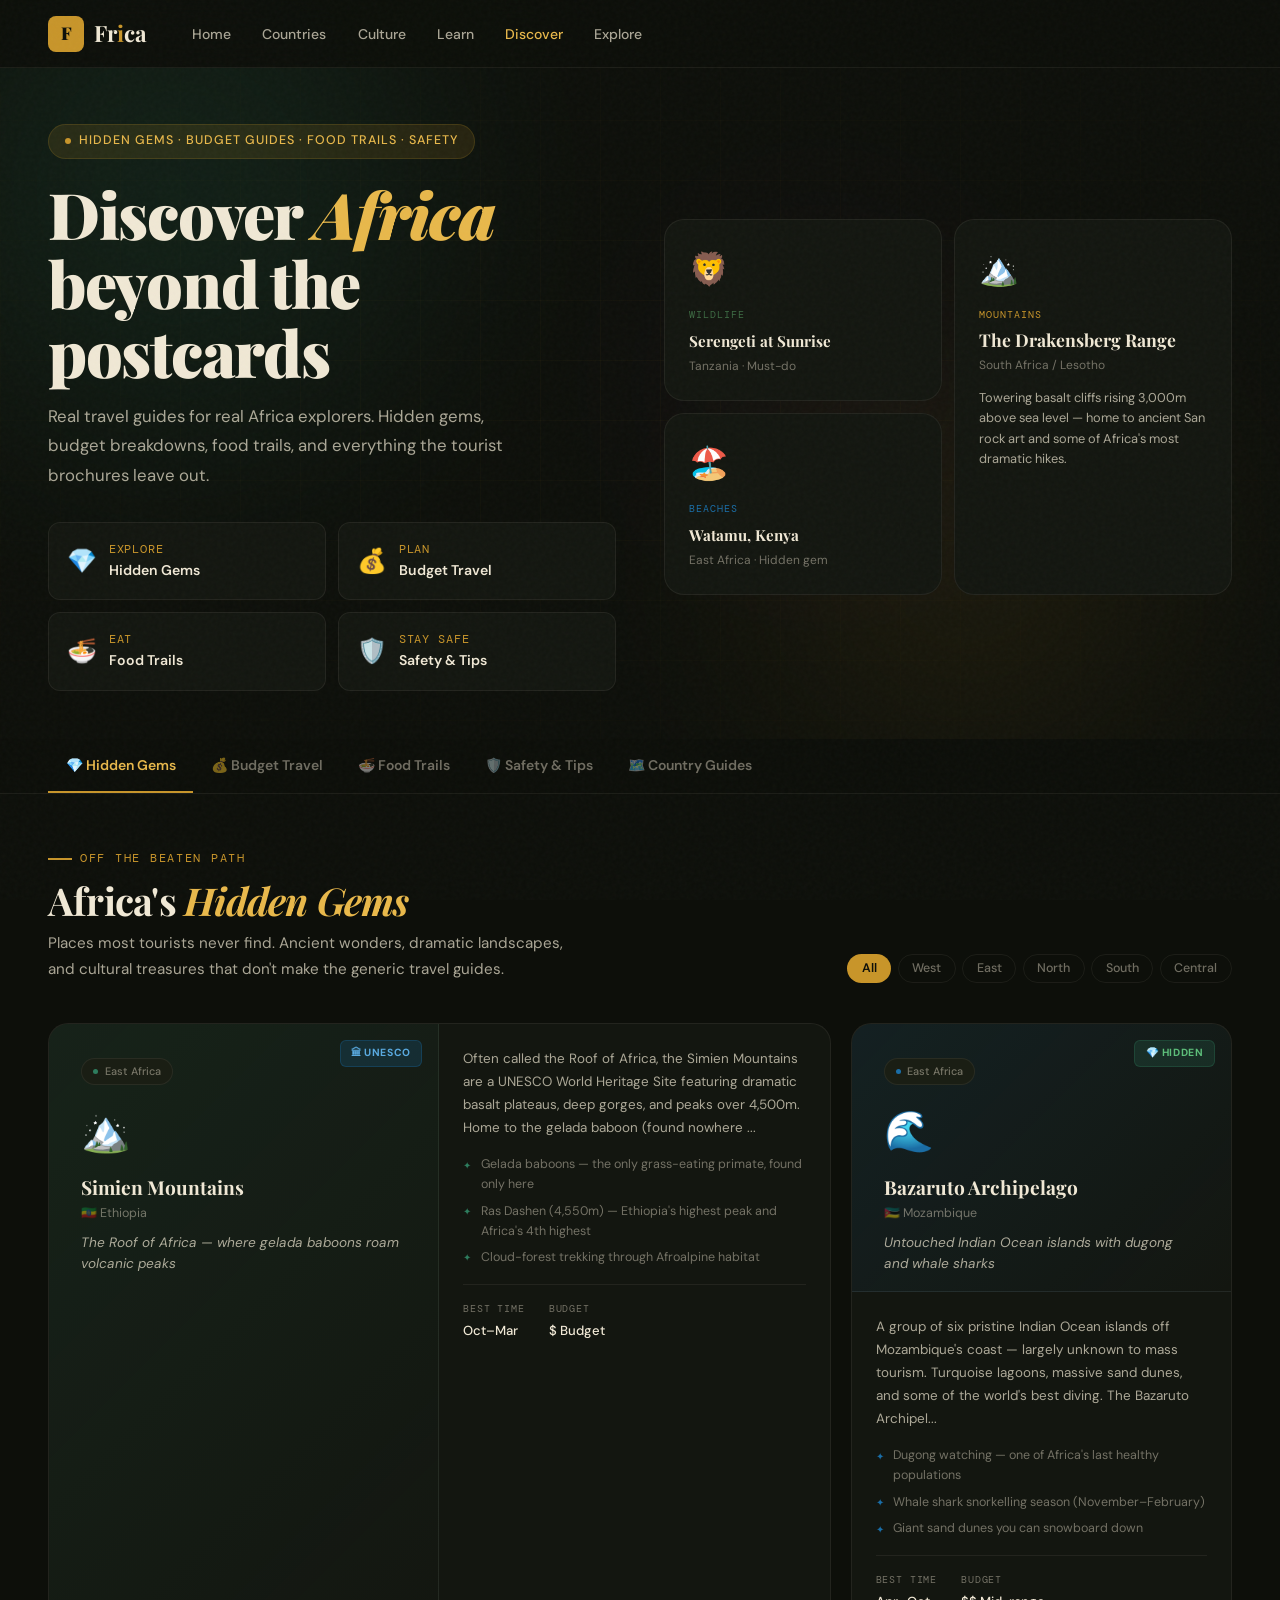
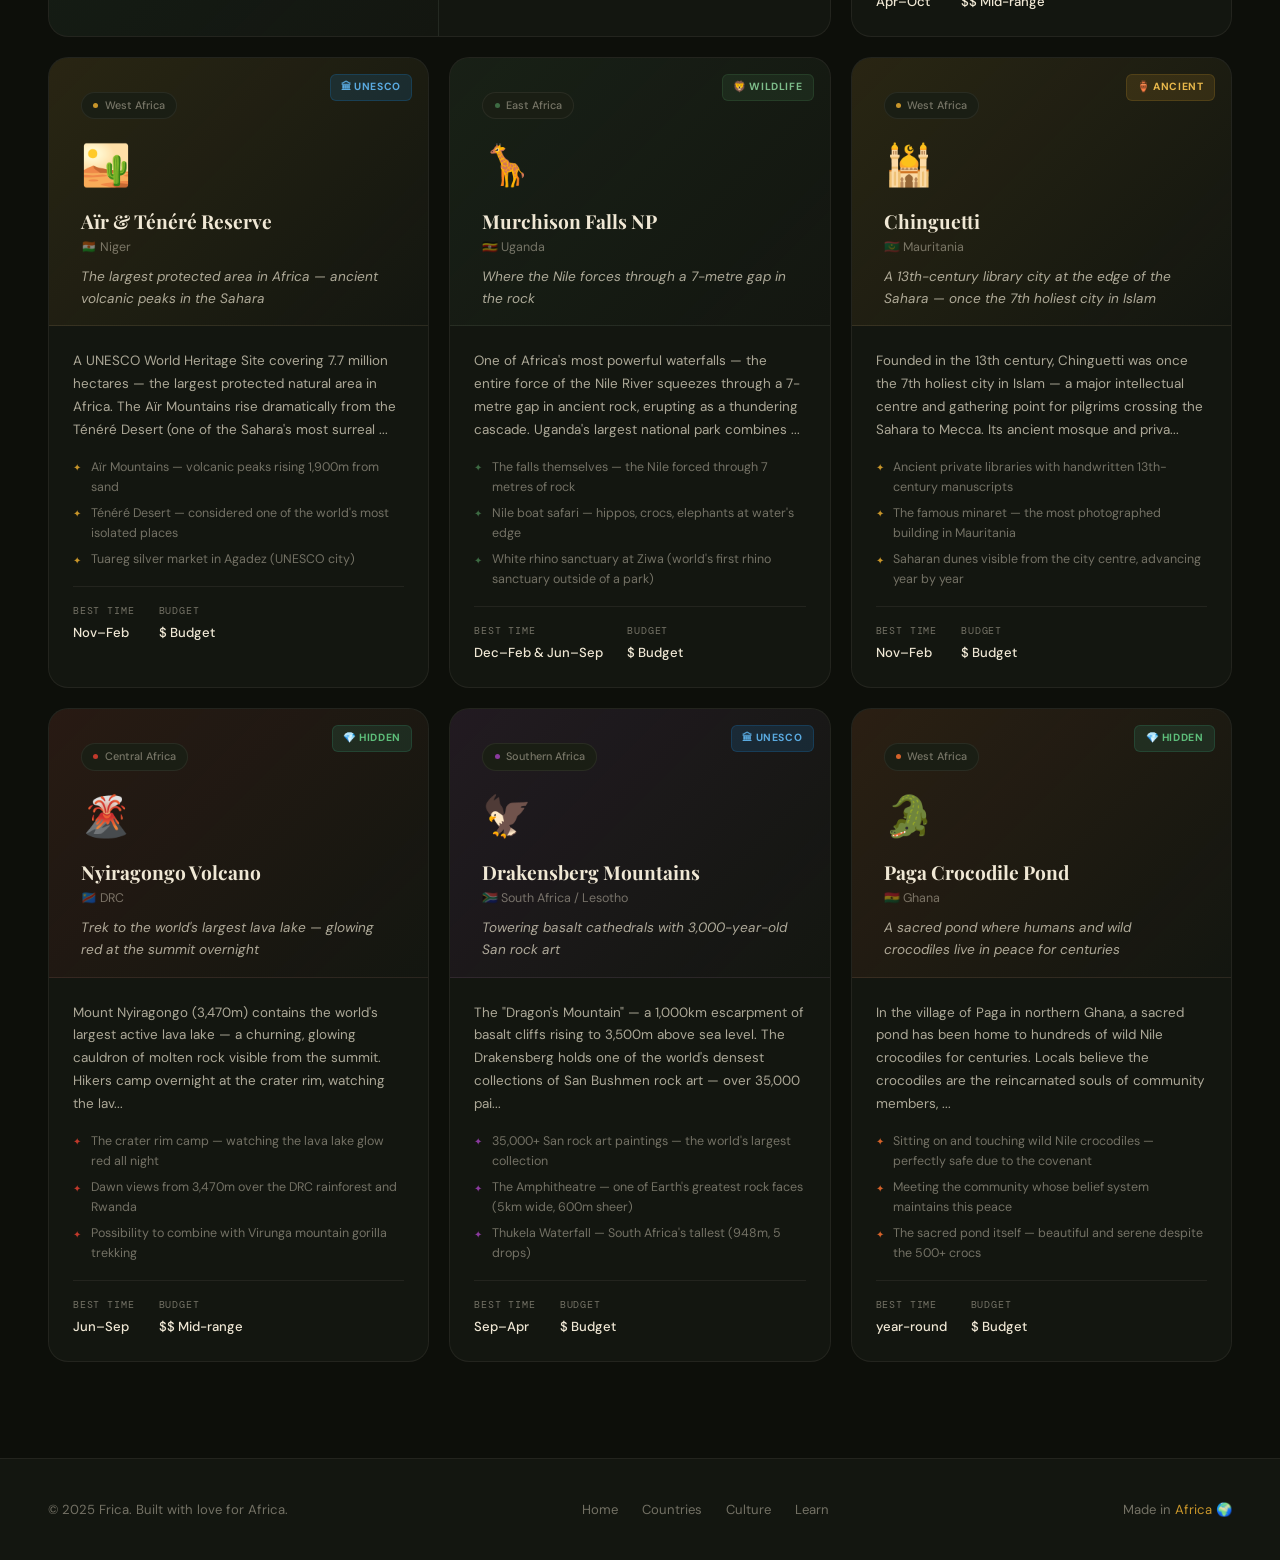
<file: discover.html>
<!DOCTYPE html>
<html lang="en">
<head>
  <meta charset="UTF-8" />
  <meta name="viewport" content="width=device-width, initial-scale=1.0" />
  <title>Discover — Frica | Travel Africa, Hidden Gems & Budget Guides</title>
  <meta name="description" content="Discover Africa beyond the postcards — hidden gems, food trails, budget travel guides, safety tips and must-visit places across all 54 countries." />

  <link rel="preconnect" href="https://fonts.googleapis.com" />
  <link rel="preconnect" href="https://fonts.gstatic.com" crossorigin />
  <link href="https://fonts.googleapis.com/css2?family=Playfair+Display:ital,wght@0,700;0,900;1,700&family=DM+Sans:wght@300;400;500;600&family=DM+Mono:wght@400;500&display=swap" rel="stylesheet" />

  <style>
    :root {
      --bg:         #0d0f0a;
      --bg-card:    #131610;
      --bg-raise:   #1a1e14;
      --gold:       #c8952a;
      --gold-light: #e8b84b;
      --gold-dim:   rgba(200,149,42,0.13);
      --green:      #2a4a2e;
      --green-mid:  #3d6b43;
      --cream:      #f0e8d5;
      --text:       #e8e0cc;
      --text-muted: rgba(232,224,204,0.45);
      --text-soft:  rgba(232,224,204,0.72);
      --border:     rgba(200,149,42,0.18);
      --border-dim: rgba(232,224,204,0.07);
      --red:        #c0392b;
      --radius-sm:  6px;
      --radius-md:  12px;
      --radius-lg:  20px;
      --radius-xl:  32px;
      --nav-h:      68px;
      --tab-h:      54px;
      --t:          0.28s;
    }

    *, *::before, *::after { box-sizing:border-box; margin:0; padding:0; }
    html { scroll-behavior:smooth; }
    body { background:var(--bg); color:var(--text); font-family:'DM Sans',sans-serif; font-weight:400; line-height:1.6; overflow-x:hidden; -webkit-font-smoothing:antialiased; }
    a { color:inherit; text-decoration:none; }
    button { cursor:pointer; border:none; background:none; font-family:inherit; }
    ul { list-style:none; }

    ::-webkit-scrollbar { width:5px; }
    ::-webkit-scrollbar-track { background:var(--bg); }
    ::-webkit-scrollbar-thumb { background:var(--gold); border-radius:3px; }

    body::before { content:''; position:fixed; inset:0; background-image:url("data:image/svg+xml,%3Csvg viewBox='0 0 256 256' xmlns='http://www.w3.org/2000/svg'%3E%3Cfilter id='n'%3E%3CfeTurbulence type='fractalNoise' baseFrequency='0.9' numOctaves='4' stitchTiles='stitch'/%3E%3C/filter%3E%3Crect width='100%25' height='100%25' filter='url(%23n)' opacity='1'/%3E%3C/svg%3E"); opacity:0.03; pointer-events:none; z-index:9999; }

    /* ── NAV ─────────────────────────────────────────────────── */
    .nav { position:fixed; top:0; left:0; right:0; height:var(--nav-h); z-index:1000; background:rgba(13,15,10,0.94); backdrop-filter:blur(20px); border-bottom:1px solid var(--border-dim); display:flex; align-items:center; padding:0 clamp(1.25rem,4vw,3rem); transition:border-color var(--t); }
    .nav.scrolled { border-color:var(--border); }
    .nav-inner { width:100%; max-width:1400px; margin:0 auto; display:flex; align-items:center; gap:2rem; }
    .logo { display:flex; align-items:center; gap:.6rem; flex-shrink:0; }
    .logo-mark { width:36px; height:36px; background:var(--gold); border-radius:8px; display:grid; place-items:center; font-family:'Playfair Display',serif; font-weight:900; font-size:1.1rem; color:#0d0f0a; }
    .logo-text { font-family:'Playfair Display',serif; font-weight:700; font-size:1.4rem; color:var(--cream); }
    .logo-text span { color:var(--gold); }
    .nav-links { display:flex; align-items:center; gap:.25rem; flex:1; }
    .nav-links a { padding:.45rem .85rem; border-radius:var(--radius-sm); font-size:.875rem; font-weight:500; color:var(--text-soft); transition:color var(--t),background var(--t); }
    .nav-links a:hover { color:var(--cream); background:var(--border-dim); }
    .nav-links a.active { color:var(--gold-light); }
    .nav-right { display:flex; align-items:center; gap:.75rem; margin-left:auto; }
    .hamburger { display:none; flex-direction:column; gap:5px; padding:8px; border-radius:var(--radius-sm); }
    .hamburger span { display:block; width:22px; height:2px; background:var(--text-soft); border-radius:2px; transition:var(--t); }
    .hamburger.open span:nth-child(1) { transform:rotate(45deg) translate(5px,5px); }
    .hamburger.open span:nth-child(2) { opacity:0; transform:scaleX(0); }
    .hamburger.open span:nth-child(3) { transform:rotate(-45deg) translate(5px,-5px); }
    .mobile-menu { display:none; position:fixed; top:var(--nav-h); left:0; right:0; background:rgba(13,15,10,0.97); backdrop-filter:blur(24px); border-bottom:1px solid var(--border); z-index:999; padding:1.5rem clamp(1.25rem,4vw,3rem); flex-direction:column; gap:.5rem; animation:slideDown .25s ease; }
    .mobile-menu.open { display:flex; }
    .mobile-menu a { padding:.75rem 1rem; border-radius:var(--radius-sm); font-size:1rem; font-weight:500; color:var(--text-soft); transition:var(--t); border-bottom:1px solid var(--border-dim); }
    .mobile-menu a:last-child { border-bottom:none; }
    .mobile-menu a:hover { color:var(--cream); background:var(--border-dim); }
    @keyframes slideDown { from{opacity:0;transform:translateY(-8px)} to{opacity:1;transform:translateY(0)} }

    /* ── HERO ────────────────────────────────────────────────── */
    .page-hero { padding-top:calc(var(--nav-h) + 3.5rem); padding-bottom:3rem; padding-inline:clamp(1.25rem,4vw,3rem); position:relative; overflow:hidden; }
    .hero-orb { position:absolute; border-radius:50%; filter:blur(100px); opacity:.2; pointer-events:none; }
    .orb1 { width:600px; height:600px; background:radial-gradient(circle,#2e7d5e,transparent); top:-15%; left:-10%; }
    .orb2 { width:500px; height:500px; background:radial-gradient(circle,rgba(200,149,42,.5),transparent); bottom:-10%; right:5%; }
    .orb3 { width:400px; height:400px; background:radial-gradient(circle,rgba(139,58,158,.3),transparent); top:25%; right:20%; }
    .hero-grid { position:absolute; inset:0; pointer-events:none; background-image:linear-gradient(rgba(200,149,42,.035) 1px,transparent 1px),linear-gradient(90deg,rgba(200,149,42,.035) 1px,transparent 1px); background-size:60px 60px; mask-image:radial-gradient(ellipse 80% 80% at 50% 50%,black,transparent); }

    .hero-inner { max-width:1400px; margin:0 auto; position:relative; z-index:1; display:grid; grid-template-columns:1fr 1fr; gap:3rem; align-items:center; }

    .hero-badge { display:inline-flex; align-items:center; gap:.5rem; padding:.4rem 1rem; background:var(--gold-dim); border:1px solid var(--border); border-radius:999px; font-size:.78rem; font-weight:500; color:var(--gold-light); letter-spacing:.08em; text-transform:uppercase; margin-bottom:1.25rem; }
    .badge-dot { width:6px; height:6px; background:var(--gold); border-radius:50%; animation:pulse 2s ease infinite; }
    @keyframes pulse { 0%,100%{opacity:1;transform:scale(1)} 50%{opacity:.5;transform:scale(.75)} }

    .hero-title { font-family:'Playfair Display',serif; font-weight:900; font-size:clamp(2.4rem,5vw,4rem); color:var(--cream); line-height:1.08; letter-spacing:-.02em; margin-bottom:1rem; }
    .hero-title em { font-style:italic; color:var(--gold-light); }
    .hero-desc { font-size:1.05rem; color:var(--text-soft); max-width:480px; line-height:1.75; margin-bottom:2rem; }

    /* Quick nav cards */
    .hero-quick { display:grid; grid-template-columns:1fr 1fr; gap:.75rem; }
    .hero-quick-card { background:var(--bg-card); border:1px solid var(--border-dim); border-radius:var(--radius-md); padding:1.1rem; cursor:pointer; transition:var(--t); display:flex; align-items:center; gap:.75rem; }
    .hero-quick-card:hover { border-color:var(--border); background:var(--bg-raise); transform:translateY(-2px); }
    .hero-quick-icon { font-size:1.5rem; flex-shrink:0; }
    .hero-quick-label { font-size:.72rem; color:var(--gold); font-family:'DM Mono',monospace; letter-spacing:.08em; text-transform:uppercase; }
    .hero-quick-title { font-weight:600; font-size:.88rem; color:var(--cream); }

    /* ── TABS ─────────────────────────────────────────────────── */
    .tabs-bar { position:sticky; top:var(--nav-h); z-index:100; background:rgba(13,15,10,0.96); backdrop-filter:blur(20px); border-bottom:1px solid var(--border-dim); padding:0 clamp(1.25rem,4vw,3rem); }
    .tabs-inner { max-width:1400px; margin:0 auto; display:flex; overflow-x:auto; scrollbar-width:none; }
    .tabs-inner::-webkit-scrollbar { display:none; }
    .tab-btn { display:flex; align-items:center; gap:.5rem; padding:0 1.1rem; height:var(--tab-h); font-size:.875rem; font-weight:600; color:var(--text-muted); border-bottom:2.5px solid transparent; white-space:nowrap; transition:color var(--t),border-color var(--t); flex-shrink:0; }
    .tab-btn:hover { color:var(--cream); }
    .tab-btn.active { color:var(--gold-light); border-color:var(--gold); }

    /* ── CONTENT ─────────────────────────────────────────────── */
    .content-wrap { padding:3rem clamp(1.25rem,4vw,3rem) 6rem; }
    .content-inner { max-width:1400px; margin:0 auto; }
    .tab-panel { display:none; }
    .tab-panel.active { display:block; animation:fadeUp .35s ease both; }
    @keyframes fadeUp { from{opacity:0;transform:translateY(16px)} to{opacity:1;transform:translateY(0)} }

    /* Panel header */
    .panel-hd { margin-bottom:2.5rem; display:flex; align-items:flex-end; justify-content:space-between; flex-wrap:wrap; gap:1.5rem; }
    .panel-hd-left {}
    .panel-label { display:inline-flex; align-items:center; gap:.5rem; font-family:'DM Mono',monospace; font-size:.72rem; letter-spacing:.15em; text-transform:uppercase; color:var(--gold); margin-bottom:.6rem; }
    .panel-label::before { content:''; display:block; width:24px; height:1.5px; background:var(--gold); }
    .panel-title { font-family:'Playfair Display',serif; font-weight:700; font-size:clamp(1.6rem,3.5vw,2.4rem); color:var(--cream); line-height:1.15; letter-spacing:-.02em; }
    .panel-title em { font-style:italic; color:var(--gold-light); }
    .panel-desc { font-size:.95rem; color:var(--text-soft); max-width:520px; line-height:1.7; margin-top:.6rem; }

    /* Chips */
    .chips-row { display:flex; gap:.4rem; flex-wrap:wrap; }
    .chip { padding:.35rem .85rem; border-radius:var(--radius-xl); border:1px solid var(--border-dim); font-size:.78rem; font-weight:500; color:var(--text-muted); background:transparent; transition:var(--t); cursor:pointer; }
    .chip:hover { color:var(--cream); border-color:var(--border); background:var(--border-dim); }
    .chip.active { background:var(--gold); color:#0d0f0a; border-color:transparent; font-weight:600; }

    /* Sub-title */
    .sub-title { font-family:'Playfair Display',serif; font-weight:700; font-size:1.25rem; color:var(--cream); display:flex; align-items:center; gap:.75rem; margin-bottom:1.25rem; }
    .sub-title::after { content:''; flex:1; height:1px; background:var(--border-dim); }

    /* ════════════════════════════════════════════════════════════
       TAB 1 — HIDDEN GEMS
    ════════════════════════════════════════════════════════════ */
    .gems-grid { display:grid; grid-template-columns:repeat(auto-fill,minmax(min(340px,100%),1fr)); gap:1.25rem; }

    .gem-card { background:var(--bg-card); border:1px solid var(--border-dim); border-radius:var(--radius-lg); overflow:hidden; transition:var(--t); cursor:pointer; display:flex; flex-direction:column; position:relative; }
    .gem-card::before { content:''; position:absolute; top:0; left:0; right:0; height:3px; background:var(--gc-color,var(--gold)); opacity:0; transition:opacity var(--t); border-radius:3px 3px 0 0; }
    .gem-card:hover { border-color:var(--border); transform:translateY(-3px); box-shadow:0 16px 40px rgba(0,0,0,.45); }
    .gem-card:hover::before { opacity:1; }
    .gem-card.featured { grid-column:span 2; display:grid; grid-template-columns:1fr 1fr; }

    .gem-visual { padding:2rem 2rem 1rem; background:linear-gradient(135deg,var(--gc-bg,rgba(46,125,94,.15)),transparent); border-bottom:1px solid var(--border-dim); position:relative; }
    .gem-card.featured .gem-visual { border-bottom:none; border-right:1px solid var(--border-dim); }

    .gem-region-pill { display:inline-flex; align-items:center; gap:.4rem; padding:.25rem .7rem; background:var(--bg-raise); border:1px solid var(--border-dim); border-radius:999px; font-size:.68rem; font-weight:500; color:var(--text-muted); margin-bottom:.85rem; }
    .gem-region-dot { width:5px; height:5px; border-radius:50%; background:var(--gc-color,var(--gold)); }

    .gem-emoji { font-size:2.5rem; display:block; margin-bottom:.75rem; }
    .gem-name { font-family:'Playfair Display',serif; font-weight:700; font-size:1.2rem; color:var(--cream); margin-bottom:.25rem; line-height:1.3; }
    .gem-country { font-size:.78rem; color:var(--text-muted); display:flex; align-items:center; gap:.35rem; margin-bottom:.5rem; }
    .gem-tagline { font-size:.85rem; color:var(--text-soft); line-height:1.6; font-style:italic; }

    .gem-body { padding:1.5rem; flex:1; }
    .gem-desc { font-size:.84rem; color:var(--text-soft); line-height:1.7; margin-bottom:1rem; }

    .gem-highlights { display:flex; flex-direction:column; gap:.4rem; margin-bottom:1rem; }
    .gem-highlight { display:flex; align-items:flex-start; gap:.6rem; font-size:.78rem; color:var(--text-muted); }
    .gem-highlight::before { content:'✦'; color:var(--gc-color,var(--gold)); flex-shrink:0; font-size:.65rem; margin-top:.15rem; }

    .gem-meta-row { display:flex; gap:1.5rem; flex-wrap:wrap; padding-top:1rem; border-top:1px solid var(--border-dim); }
    .gem-meta { }
    .gem-meta-key { font-size:.65rem; color:var(--text-muted); text-transform:uppercase; letter-spacing:.08em; font-family:'DM Mono',monospace; }
    .gem-meta-val { font-size:.82rem; color:var(--cream); font-weight:500; margin-top:.15rem; }

    .gem-badge { position:absolute; top:1rem; right:1rem; padding:.25rem .65rem; border-radius:var(--radius-sm); font-size:.65rem; font-weight:700; letter-spacing:.06em; text-transform:uppercase; }
    .gem-badge.hidden    { background:rgba(46,125,94,.2); color:#5dbe7a; border:1px solid rgba(46,125,94,.3); }
    .gem-badge.UNESCO    { background:rgba(26,110,168,.2); color:#5aaae0; border:1px solid rgba(26,110,168,.3); }
    .gem-badge.wildlife  { background:rgba(61,107,67,.2); color:#7dbd8a; border:1px solid rgba(61,107,67,.3); }
    .gem-badge.ancient   { background:rgba(200,149,42,.15); color:var(--gold-light); border:1px solid var(--border); }

    /* ════════════════════════════════════════════════════════════
       TAB 2 — BUDGET TRAVEL
    ════════════════════════════════════════════════════════════ */
    .budget-layout { display:grid; grid-template-columns:1fr 320px; gap:2rem; align-items:start; }

    /* Budget calculator */
    .budget-calc { background:var(--bg-card); border:1px solid var(--border); border-radius:var(--radius-xl); overflow:hidden; position:sticky; top:calc(var(--nav-h) + var(--tab-h) + 1.5rem); }
    .calc-header { padding:1.5rem 1.75rem; border-bottom:1px solid var(--border-dim); background:linear-gradient(135deg,rgba(42,74,46,.25),transparent); }
    .calc-title { font-family:'Playfair Display',serif; font-weight:700; font-size:1.1rem; color:var(--cream); margin-bottom:.25rem; }
    .calc-sub { font-size:.78rem; color:var(--text-muted); }

    .calc-body { padding:1.5rem 1.75rem; }

    .calc-field { margin-bottom:1.1rem; }
    .calc-label { font-size:.78rem; color:var(--text-muted); margin-bottom:.4rem; display:block; font-family:'DM Mono',monospace; letter-spacing:.06em; text-transform:uppercase; }
    .calc-select, .calc-input { width:100%; height:42px; background:var(--bg-raise); border:1.5px solid var(--border-dim); border-radius:var(--radius-md); padding:0 1rem; font-family:'DM Sans',sans-serif; font-size:.88rem; color:var(--cream); transition:border-color var(--t); }
    .calc-select { appearance:none; -webkit-appearance:none; background-image:url("data:image/svg+xml,%3Csvg width='10' height='6' viewBox='0 0 10 6' fill='none' xmlns='http://www.w3.org/2000/svg'%3E%3Cpath d='M1 1L5 5L9 1' stroke='%23c8952a' stroke-width='1.5' stroke-linecap='round' stroke-linejoin='round'/%3E%3C/svg%3E"); background-repeat:no-repeat; background-position:right .75rem center; padding-right:2rem; }
    .calc-select:focus, .calc-input:focus { outline:none; border-color:var(--gold); }
    .calc-input::placeholder { color:var(--text-muted); }

    .calc-days-row { display:flex; align-items:center; gap:.75rem; }
    .calc-days-btn { width:34px; height:34px; border-radius:8px; background:var(--bg-raise); border:1px solid var(--border-dim); color:var(--cream); font-size:1.1rem; display:grid; place-items:center; transition:var(--t); flex-shrink:0; }
    .calc-days-btn:hover { background:var(--gold-dim); border-color:var(--border); }
    .calc-days-num { font-family:'Playfair Display',serif; font-weight:700; font-size:1.25rem; color:var(--cream); min-width:30px; text-align:center; }

    .calc-result { margin-top:1.25rem; padding:1.25rem; background:linear-gradient(135deg,rgba(42,74,46,.2),rgba(200,149,42,.08)); border:1px solid var(--border); border-radius:var(--radius-md); }
    .calc-result-total { font-family:'Playfair Display',serif; font-weight:700; font-size:1.75rem; color:var(--gold-light); margin-bottom:.25rem; }
    .calc-result-label { font-size:.75rem; color:var(--text-muted); margin-bottom:.85rem; }
    .calc-result-rows { display:flex; flex-direction:column; gap:.4rem; }
    .calc-result-row { display:flex; justify-content:space-between; font-size:.78rem; }
    .calc-result-row-key { color:var(--text-muted); }
    .calc-result-row-val { color:var(--text-soft); font-weight:500; }

    /* Budget destination cards */
    .budget-grid { display:grid; grid-template-columns:repeat(auto-fill,minmax(min(300px,100%),1fr)); gap:1.1rem; }

    .budget-card { background:var(--bg-card); border:1px solid var(--border-dim); border-radius:var(--radius-lg); overflow:hidden; transition:var(--t); }
    .budget-card:hover { border-color:var(--border); transform:translateY(-2px); box-shadow:0 12px 30px rgba(0,0,0,.4); }

    .budget-card-top { padding:1.35rem; border-bottom:1px solid var(--border-dim); display:flex; gap:1rem; align-items:flex-start; }
    .budget-flag { font-size:2rem; flex-shrink:0; }
    .budget-info {}
    .budget-country { font-family:'Playfair Display',serif; font-weight:700; font-size:1.05rem; color:var(--cream); margin-bottom:.2rem; }
    .budget-level-row { display:flex; align-items:center; gap:.5rem; }
    .budget-level-dots { display:flex; gap:3px; }
    .budget-dot { width:7px; height:7px; border-radius:50%; background:var(--border-dim); }
    .budget-dot.filled { background:var(--gold); }
    .budget-level-text { font-size:.72rem; color:var(--text-muted); font-family:'DM Mono',monospace; }

    .budget-card-body { padding:1.25rem; }
    .budget-daily { display:flex; align-items:baseline; gap:.4rem; margin-bottom:.85rem; }
    .budget-daily-num { font-family:'Playfair Display',serif; font-weight:700; font-size:1.5rem; color:var(--gold-light); }
    .budget-daily-label { font-size:.75rem; color:var(--text-muted); }
    .budget-breakdown { display:flex; flex-direction:column; gap:.5rem; }
    .budget-row { display:flex; justify-content:space-between; font-size:.8rem; padding:.4rem 0; border-bottom:1px solid var(--border-dim); }
    .budget-row:last-child { border-bottom:none; }
    .budget-row-key { color:var(--text-muted); display:flex; align-items:center; gap:.4rem; }
    .budget-row-val { color:var(--cream); font-weight:500; }

    .budget-tips { padding:1rem 1.25rem; background:var(--bg-raise); border-top:1px solid var(--border-dim); }
    .budget-tips-label { font-size:.65rem; font-family:'DM Mono',monospace; letter-spacing:.1em; text-transform:uppercase; color:var(--gold); margin-bottom:.5rem; }
    .budget-tip-item { font-size:.75rem; color:var(--text-muted); display:flex; align-items:flex-start; gap:.4rem; line-height:1.55; margin-bottom:.3rem; }
    .budget-tip-item::before { content:'💡'; flex-shrink:0; }

    /* ════════════════════════════════════════════════════════════
       TAB 3 — FOOD TRAILS
    ════════════════════════════════════════════════════════════ */
    .trails-grid { display:grid; grid-template-columns:repeat(auto-fill,minmax(min(360px,100%),1fr)); gap:1.25rem; }

    .trail-card { background:var(--bg-card); border:1px solid var(--border-dim); border-radius:var(--radius-lg); overflow:hidden; transition:var(--t); cursor:pointer; }
    .trail-card:hover { border-color:var(--border); transform:translateY(-2px); box-shadow:0 14px 36px rgba(0,0,0,.4); }

    .trail-header { padding:1.5rem; border-bottom:1px solid var(--border-dim); background:linear-gradient(135deg,var(--tc-bg,rgba(212,98,42,.12)),transparent); }
    .trail-number { font-family:'Playfair Display',serif; font-weight:900; font-size:2.5rem; color:rgba(200,149,42,.12); line-height:1; margin-bottom:.3rem; }
    .trail-type { font-family:'DM Mono',monospace; font-size:.65rem; letter-spacing:.12em; text-transform:uppercase; color:var(--tc-color,var(--gold)); margin-bottom:.35rem; }
    .trail-name { font-family:'Playfair Display',serif; font-weight:700; font-size:1.15rem; color:var(--cream); margin-bottom:.3rem; line-height:1.3; }
    .trail-where { font-size:.78rem; color:var(--text-muted); display:flex; align-items:center; gap:.35rem; }

    .trail-body { padding:1.5rem; }
    .trail-desc { font-size:.84rem; color:var(--text-soft); line-height:1.7; margin-bottom:1.1rem; }

    .trail-stops { display:flex; flex-direction:column; gap:.65rem; }
    .trail-stop { display:flex; align-items:flex-start; gap:.85rem; }
    .trail-stop-num { width:24px; height:24px; border-radius:7px; background:var(--tc-bg,rgba(212,98,42,.12)); border:1px solid var(--tc-color,var(--gold)); display:grid; place-items:center; font-family:'DM Mono',monospace; font-size:.65rem; color:var(--tc-color,var(--gold)); flex-shrink:0; margin-top:.1rem; }
    .trail-stop-info {}
    .trail-stop-name { font-weight:600; font-size:.85rem; color:var(--cream); }
    .trail-stop-desc { font-size:.75rem; color:var(--text-muted); line-height:1.55; margin-top:.1rem; }

    /* ════════════════════════════════════════════════════════════
       TAB 4 — SAFETY & TIPS
    ════════════════════════════════════════════════════════════ */
    .safety-layout { display:grid; grid-template-columns:1fr 1fr; gap:1.25rem; }

    .safety-card { background:var(--bg-card); border:1px solid var(--border-dim); border-radius:var(--radius-lg); overflow:hidden; transition:var(--t); }
    .safety-card:hover { border-color:var(--border); }
    .safety-card.full { grid-column:span 2; }

    .safety-card-header { padding:1.25rem 1.5rem; border-bottom:1px solid var(--border-dim); display:flex; align-items:center; gap:.85rem; background:linear-gradient(135deg,var(--sc-bg,rgba(200,149,42,.08)),transparent); }
    .safety-icon { width:42px; height:42px; border-radius:10px; background:var(--sc-bg,rgba(200,149,42,.15)); display:grid; place-items:center; font-size:1.2rem; flex-shrink:0; }
    .safety-card-title { font-family:'Playfair Display',serif; font-weight:700; font-size:1rem; color:var(--cream); }
    .safety-card-sub { font-size:.75rem; color:var(--text-muted); }

    .safety-card-body { padding:1.25rem 1.5rem; }
    .safety-items { display:flex; flex-direction:column; gap:.65rem; }
    .safety-item { display:flex; align-items:flex-start; gap:.75rem; }
    .safety-item-icon { font-size:.95rem; flex-shrink:0; margin-top:.1rem; }
    .safety-item-text { font-size:.84rem; color:var(--text-soft); line-height:1.6; }
    .safety-item-text strong { color:var(--cream); font-weight:600; }

    /* Safety level indicator */
    .safety-meter { display:flex; flex-direction:column; gap:.85rem; }
    .safety-country-row { display:flex; align-items:center; gap:1rem; }
    .safety-country-info { flex:0 0 140px; }
    .safety-country-name { font-weight:600; font-size:.85rem; color:var(--cream); }
    .safety-country-flag { font-size:.9rem; }
    .safety-bar-wrap { flex:1; }
    .safety-bar-track { height:6px; background:var(--border-dim); border-radius:3px; overflow:hidden; }
    .safety-bar-fill { height:100%; border-radius:3px; transition:width .8s ease; }
    .safety-level-text { font-family:'DM Mono',monospace; font-size:.65rem; letter-spacing:.06em; flex-shrink:0; width:60px; text-align:right; }

    /* Packing list */
    .packing-grid { display:grid; grid-template-columns:repeat(auto-fill,minmax(min(200px,100%),1fr)); gap:.75rem; }
    .pack-category { background:var(--bg-raise); border:1px solid var(--border-dim); border-radius:var(--radius-md); padding:1rem; }
    .pack-cat-title { font-weight:600; font-size:.85rem; color:var(--cream); margin-bottom:.6rem; display:flex; align-items:center; gap:.5rem; }
    .pack-items { display:flex; flex-direction:column; gap:.3rem; }
    .pack-item { font-size:.78rem; color:var(--text-muted); display:flex; align-items:center; gap:.4rem; cursor:pointer; }
    .pack-check { width:14px; height:14px; border-radius:3px; border:1.5px solid var(--border-dim); flex-shrink:0; display:grid; place-items:center; transition:var(--t); }
    .pack-item.checked .pack-check { background:var(--gold); border-color:var(--gold); }
    .pack-item.checked .pack-check::after { content:'✓'; font-size:.55rem; color:#0d0f0a; font-weight:700; }
    .pack-item.checked span { text-decoration:line-through; opacity:.5; }

    /* ════════════════════════════════════════════════════════════
       TAB 5 — COUNTRY GUIDES
    ════════════════════════════════════════════════════════════ */
    .guides-search { position:relative; max-width:420px; margin-bottom:2rem; }
    .guides-search-icon { position:absolute; left:.9rem; top:50%; transform:translateY(-50%); color:var(--gold); pointer-events:none; }
    .guides-search-input { width:100%; height:48px; background:var(--bg-card); border:1.5px solid var(--border-dim); border-radius:var(--radius-lg); padding:0 1rem 0 2.6rem; font-family:'DM Sans',sans-serif; font-size:.95rem; color:var(--cream); transition:border-color var(--t),box-shadow var(--t); }
    .guides-search-input::placeholder { color:var(--text-muted); }
    .guides-search-input:focus { outline:none; border-color:var(--gold); box-shadow:0 0 0 3px rgba(200,149,42,.1); }

    .guides-grid { display:grid; grid-template-columns:repeat(auto-fill,minmax(min(300px,100%),1fr)); gap:1.1rem; }

    .guide-card { background:var(--bg-card); border:1px solid var(--border-dim); border-radius:var(--radius-lg); overflow:hidden; text-decoration:none; display:flex; flex-direction:column; transition:var(--t); }
    .guide-card:hover { border-color:var(--border); transform:translateY(-2px); box-shadow:0 12px 30px rgba(0,0,0,.4); }

    .guide-card-top { padding:1.35rem; border-bottom:1px solid var(--border-dim); display:flex; align-items:center; gap:.85rem; }
    .guide-flag { font-size:2.2rem; flex-shrink:0; }
    .guide-country-name { font-family:'Playfair Display',serif; font-weight:700; font-size:1.05rem; color:var(--cream); }
    .guide-region { font-size:.72rem; color:var(--text-muted); }

    .guide-card-body { padding:1.1rem 1.35rem; flex:1; }
    .guide-highlight { font-size:.82rem; color:var(--text-soft); line-height:1.65; margin-bottom:1rem; }
    .guide-tags { display:flex; flex-wrap:wrap; gap:.35rem; }
    .guide-tag { font-size:.68rem; padding:.2rem .55rem; border-radius:var(--radius-sm); background:var(--border-dim); color:var(--text-muted); }

    .guide-card-foot { padding:.85rem 1.35rem; border-top:1px solid var(--border-dim); display:flex; align-items:center; justify-content:space-between; }
    .guide-best-time { font-size:.75rem; color:var(--text-muted); display:flex; align-items:center; gap:.3rem; }
    .guide-explore-link { font-size:.78rem; font-weight:600; color:var(--gold-light); display:flex; align-items:center; gap:.3rem; opacity:0; transition:opacity var(--t); }
    .guide-card:hover .guide-explore-link { opacity:1; }

    /* ── MODAL ───────────────────────────────────────────────── */
    .modal-overlay { position:fixed; inset:0; z-index:2000; background:rgba(0,0,0,.85); backdrop-filter:blur(10px); display:none; align-items:center; justify-content:center; padding:1.5rem; }
    .modal-overlay.open { display:flex; }
    .modal { background:var(--bg-card); border:1px solid var(--border); border-radius:var(--radius-xl); width:100%; max-width:700px; max-height:88vh; overflow-y:auto; animation:modalIn .25s ease; position:relative; }
    @keyframes modalIn { from{opacity:0;transform:scale(.95) translateY(-12px)} to{opacity:1;transform:scale(1) translateY(0)} }
    .modal-close { position:absolute; top:1.25rem; right:1.25rem; width:32px; height:32px; border-radius:8px; background:var(--bg-raise); border:1px solid var(--border-dim); color:var(--text-muted); display:grid; place-items:center; font-size:.85rem; transition:var(--t); z-index:1; cursor:pointer; }
    .modal-close:hover { color:var(--cream); background:var(--border); }
    .modal-body { padding:2rem; }
    .modal-tag { font-family:'DM Mono',monospace; font-size:.65rem; letter-spacing:.12em; text-transform:uppercase; color:var(--gold); margin-bottom:.75rem; }
    .modal-title { font-family:'Playfair Display',serif; font-weight:700; font-size:1.7rem; color:var(--cream); margin-bottom:.5rem; line-height:1.2; }
    .modal-sub { font-size:.85rem; color:var(--text-muted); margin-bottom:1.5rem; }
    .modal-divider { height:1px; background:var(--border-dim); margin:1.25rem 0; }
    .modal-section-title { font-family:'DM Mono',monospace; font-size:.68rem; letter-spacing:.1em; text-transform:uppercase; color:var(--gold); margin-bottom:.75rem; }
    .modal-text { font-size:.9rem; color:var(--text-soft); line-height:1.75; }
    .modal-list { display:flex; flex-direction:column; gap:.5rem; }
    .modal-list-item { display:flex; align-items:flex-start; gap:.65rem; font-size:.875rem; color:var(--text-soft); line-height:1.6; }
    .modal-list-item::before { content:'→'; color:var(--gold); flex-shrink:0; }
    .modal-grid-2 { display:grid; grid-template-columns:1fr 1fr; gap:1rem; margin-top:.75rem; }
    .modal-stat { background:var(--bg-raise); border:1px solid var(--border-dim); border-radius:var(--radius-md); padding:.85rem 1rem; }
    .modal-stat-val { font-family:'Playfair Display',serif; font-weight:700; font-size:1.1rem; color:var(--cream); }
    .modal-stat-key { font-size:.7rem; color:var(--text-muted); margin-top:.1rem; }

    /* ── BACK TOP + FOOTER ───────────────────────────────────── */
    .back-top { position:fixed; bottom:2rem; right:2rem; width:44px; height:44px; background:var(--gold); color:#0d0f0a; border-radius:10px; display:grid; place-items:center; cursor:pointer; opacity:0; transform:translateY(10px); transition:opacity var(--t),transform var(--t),background var(--t); z-index:500; box-shadow:0 4px 20px rgba(200,149,42,.35); }
    .back-top.show { opacity:1; transform:translateY(0); }
    .back-top:hover { background:var(--gold-light); }
    .footer { background:var(--bg-card); border-top:1px solid var(--border-dim); padding:2.5rem clamp(1.25rem,4vw,3rem); }
    .footer-inner { max-width:1400px; margin:0 auto; display:flex; align-items:center; justify-content:space-between; gap:1.5rem; flex-wrap:wrap; font-size:.82rem; color:var(--text-muted); }
    .footer-links { display:flex; gap:1.5rem; flex-wrap:wrap; }
    .footer-links a { color:var(--text-muted); transition:color var(--t); }
    .footer-links a:hover { color:var(--gold-light); }

    /* ── RESPONSIVE ──────────────────────────────────────────── */
    @media (max-width:1024px) {
      .hero-inner { grid-template-columns:1fr; }
      .hero-quick { display:grid; grid-template-columns:repeat(4,1fr); }
      .budget-layout { grid-template-columns:1fr; }
      .budget-calc { position:static; }
      .safety-layout { grid-template-columns:1fr; }
      .safety-card.full { grid-column:span 1; }
      .gem-card.featured { grid-column:span 1; display:flex; flex-direction:column; }
      .gem-card.featured .gem-visual { border-right:none; border-bottom:1px solid var(--border-dim); }
    }
    @media (max-width:768px) {
      .nav-links { display:none; }
      .hamburger { display:flex; }
      .hero-quick { grid-template-columns:1fr 1fr; }
      .modal-grid-2 { grid-template-columns:1fr; }
    }
    @media (max-width:520px) {
      .gems-grid { grid-template-columns:1fr; }
      .trails-grid { grid-template-columns:1fr; }
      .guides-grid { grid-template-columns:1fr; }
      .hero-quick { grid-template-columns:1fr 1fr; }
    }
  </style>
</head>
<body>

  <!-- NAV -->
  <nav class="nav" id="mainNav">
    <div class="nav-inner">
      <a href="index.html" class="logo">
        <div class="logo-mark">F</div>
        <span class="logo-text">Fr<span>i</span>ca</span>
      </a>
      <ul class="nav-links">
        <li><a href="index.html">Home</a></li>
        <li><a href="countries.html">Countries</a></li>
        <li><a href="culture.html">Culture</a></li>
        <li><a href="learn.html">Learn</a></li>
        <li><a href="discover.html" class="active">Discover</a></li>
        <li><a href="explore.html">Explore</a></li>
      </ul>
      <div class="nav-right">
        <button class="hamburger" id="hamburger"><span></span><span></span><span></span></button>
      </div>
    </div>
  </nav>

  <div class="mobile-menu" id="mobileMenu">
    <a href="index.html">🏠 Home</a>
    <a href="countries.html">🌍 Countries</a>
    <a href="culture.html">🎭 Culture</a>
    <a href="learn.html">📖 Learn</a>
    <a href="discover.html">🧭 Discover</a>
    <a href="explore.html">✨ Explore</a>
  </div>

  <!-- HERO -->
  <div class="page-hero">
    <div class="hero-orb orb1"></div>
    <div class="hero-orb orb2"></div>
    <div class="hero-orb orb3"></div>
    <div class="hero-grid"></div>
    <div class="hero-inner">
      <div>
        <div class="hero-badge"><div class="badge-dot"></div> Hidden Gems · Budget Guides · Food Trails · Safety</div>
        <h1 class="hero-title">Discover <em>Africa</em><br />beyond the postcards</h1>
        <p class="hero-desc">Real travel guides for real Africa explorers. Hidden gems, budget breakdowns, food trails, and everything the tourist brochures leave out.</p>
        <div class="hero-quick">
          <div class="hero-quick-card" onclick="switchTab('gems')">
            <span class="hero-quick-icon">💎</span>
            <div><div class="hero-quick-label">Explore</div><div class="hero-quick-title">Hidden Gems</div></div>
          </div>
          <div class="hero-quick-card" onclick="switchTab('budget')">
            <span class="hero-quick-icon">💰</span>
            <div><div class="hero-quick-label">Plan</div><div class="hero-quick-title">Budget Travel</div></div>
          </div>
          <div class="hero-quick-card" onclick="switchTab('food-trails')">
            <span class="hero-quick-icon">🍜</span>
            <div><div class="hero-quick-label">Eat</div><div class="hero-quick-title">Food Trails</div></div>
          </div>
          <div class="hero-quick-card" onclick="switchTab('safety')">
            <span class="hero-quick-icon">🛡️</span>
            <div><div class="hero-quick-label">Stay safe</div><div class="hero-quick-title">Safety & Tips</div></div>
          </div>
        </div>
      </div>
      <div style="display:grid;grid-template-columns:1fr 1fr;gap:.75rem">
        <div style="background:var(--bg-card);border:1px solid var(--border-dim);border-radius:var(--radius-lg);padding:1.5rem;transition:var(--t)" onmouseover="this.style.borderColor='var(--border)'" onmouseout="this.style.borderColor='var(--border-dim)'">
          <div style="font-size:2rem;margin-bottom:.75rem">🦁</div>
          <div style="font-family:'DM Mono',monospace;font-size:.65rem;letter-spacing:.1em;text-transform:uppercase;color:var(--green-mid);margin-bottom:.3rem">Wildlife</div>
          <div style="font-family:'Playfair Display',serif;font-weight:700;font-size:.95rem;color:var(--cream)">Serengeti at Sunrise</div>
          <div style="font-size:.75rem;color:var(--text-muted);margin-top:.25rem">Tanzania · Must-do</div>
        </div>
        <div style="background:var(--bg-card);border:1px solid var(--border-dim);border-radius:var(--radius-lg);padding:1.5rem;grid-row:span 2;transition:var(--t)" onmouseover="this.style.borderColor='var(--border)'" onmouseout="this.style.borderColor='var(--border-dim)'">
          <div style="font-size:2rem;margin-bottom:.75rem">🏔️</div>
          <div style="font-family:'DM Mono',monospace;font-size:.65rem;letter-spacing:.1em;text-transform:uppercase;color:var(--gold);margin-bottom:.3rem">Mountains</div>
          <div style="font-family:'Playfair Display',serif;font-weight:700;font-size:1.1rem;color:var(--cream);line-height:1.3">The Drakensberg Range</div>
          <div style="font-size:.75rem;color:var(--text-muted);margin-top:.3rem">South Africa / Lesotho</div>
          <div style="font-size:.8rem;color:var(--text-soft);margin-top:.75rem;line-height:1.6">Towering basalt cliffs rising 3,000m above sea level — home to ancient San rock art and some of Africa's most dramatic hikes.</div>
        </div>
        <div style="background:var(--bg-card);border:1px solid var(--border-dim);border-radius:var(--radius-lg);padding:1.5rem;transition:var(--t)" onmouseover="this.style.borderColor='var(--border)'" onmouseout="this.style.borderColor='var(--border-dim)'">
          <div style="font-size:2rem;margin-bottom:.75rem">🏖️</div>
          <div style="font-family:'DM Mono',monospace;font-size:.65rem;letter-spacing:.1em;text-transform:uppercase;color:#1a6ea8;margin-bottom:.3rem">Beaches</div>
          <div style="font-family:'Playfair Display',serif;font-weight:700;font-size:.95rem;color:var(--cream)">Watamu, Kenya</div>
          <div style="font-size:.75rem;color:var(--text-muted);margin-top:.25rem">East Africa · Hidden gem</div>
        </div>
      </div>
    </div>
  </div>

  <!-- TABS -->
  <div class="tabs-bar">
    <div class="tabs-inner">
      <button class="tab-btn active" data-tab="gems">💎 Hidden Gems</button>
      <button class="tab-btn" data-tab="budget">💰 Budget Travel</button>
      <button class="tab-btn" data-tab="food-trails">🍜 Food Trails</button>
      <button class="tab-btn" data-tab="safety">🛡️ Safety &amp; Tips</button>
      <button class="tab-btn" data-tab="guides">🗺️ Country Guides</button>
    </div>
  </div>

  <!-- CONTENT -->
  <div class="content-wrap">
    <div class="content-inner">

      <!-- ══════════════ HIDDEN GEMS ══════════════ -->
      <div class="tab-panel active" id="panel-gems">
        <div class="panel-hd">
          <div class="panel-hd-left">
            <div class="panel-label">Off the beaten path</div>
            <h2 class="panel-title">Africa's <em>Hidden Gems</em></h2>
            <p class="panel-desc">Places most tourists never find. Ancient wonders, dramatic landscapes, and cultural treasures that don't make the generic travel guides.</p>
          </div>
          <div class="chips-row" id="gemsFilter">
            <button class="chip active" data-filter="all">All</button>
            <button class="chip" data-filter="West Africa">West</button>
            <button class="chip" data-filter="East Africa">East</button>
            <button class="chip" data-filter="North Africa">North</button>
            <button class="chip" data-filter="Southern Africa">South</button>
            <button class="chip" data-filter="Central Africa">Central</button>
          </div>
        </div>
        <div class="gems-grid" id="gemsGrid"></div>
      </div>

      <!-- ══════════════ BUDGET TRAVEL ══════════════ -->
      <div class="tab-panel" id="panel-budget">
        <div class="panel-hd">
          <div class="panel-hd-left">
            <div class="panel-label">Travel smart</div>
            <h2 class="panel-title">Budget <em>Travel Guides</em></h2>
            <p class="panel-desc">Africa is far more affordable than people think. Chop bars, trotros, guesthouses, and local markets — the real way to see Africa without breaking the bank.</p>
          </div>
          <div class="chips-row" id="budgetFilter">
            <button class="chip active" data-filter="all">All</button>
            <button class="chip" data-filter="backpacker">🎒 Backpacker</button>
            <button class="chip" data-filter="mid">🏨 Mid-range</button>
            <button class="chip" data-filter="luxury">✨ Luxury</button>
          </div>
        </div>
        <div class="budget-layout">
          <div class="budget-grid" id="budgetGrid"></div>
          <div class="budget-calc">
            <div class="calc-header">
              <div class="calc-title">💰 Trip Budget Calculator</div>
              <div class="calc-sub">Estimate your Africa trip cost</div>
            </div>
            <div class="calc-body">
              <div class="calc-field">
                <label class="calc-label">Destination</label>
                <select class="calc-select" id="calcDest">
                  <option value="nigeria">Nigeria (Lagos)</option>
                  <option value="ghana">Ghana (Accra)</option>
                  <option value="kenya">Kenya (Nairobi)</option>
                  <option value="southafrica">South Africa (Cape Town)</option>
                  <option value="morocco">Morocco (Marrakech)</option>
                  <option value="tanzania">Tanzania (Dar es Salaam)</option>
                  <option value="ethiopia">Ethiopia (Addis Ababa)</option>
                  <option value="senegal">Senegal (Dakar)</option>
                </select>
              </div>
              <div class="calc-field">
                <label class="calc-label">Travel Style</label>
                <select class="calc-select" id="calcStyle">
                  <option value="backpacker">🎒 Backpacker ($25–40/day)</option>
                  <option value="mid">🏨 Mid-range ($60–120/day)</option>
                  <option value="luxury">✨ Luxury ($200+/day)</option>
                </select>
              </div>
              <div class="calc-field">
                <label class="calc-label">Number of Days</label>
                <div class="calc-days-row">
                  <button class="calc-days-btn" id="daysDown">−</button>
                  <div class="calc-days-num" id="daysNum">7</div>
                  <button class="calc-days-btn" id="daysUp">+</button>
                </div>
              </div>
              <div class="calc-field">
                <label class="calc-label">Travellers</label>
                <select class="calc-select" id="calcTravellers">
                  <option value="1">Solo traveller</option>
                  <option value="2">2 people (couple)</option>
                  <option value="3">3 people</option>
                  <option value="4">4+ people (group)</option>
                </select>
              </div>
              <div class="calc-result" id="calcResult"></div>
            </div>
          </div>
        </div>
      </div>

      <!-- ══════════════ FOOD TRAILS ══════════════ -->
      <div class="tab-panel" id="panel-food-trails">
        <div class="panel-hd">
          <div class="panel-hd-left">
            <div class="panel-label">Eat your way across Africa</div>
            <h2 class="panel-title">African <em>Food Trails</em></h2>
            <p class="panel-desc">The best way to understand a culture is through its food. These curated food trails take you to the most authentic, memorable, and transformative eating experiences across the continent.</p>
          </div>
          <div class="chips-row" id="trailFilter">
            <button class="chip active" data-filter="all">All Trails</button>
            <button class="chip" data-filter="street">🛵 Street Food</button>
            <button class="chip" data-filter="coastal">🌊 Coastal</button>
            <button class="chip" data-filter="market">🏪 Market</button>
            <button class="chip" data-filter="heritage">🏛️ Heritage</button>
          </div>
        </div>
        <div class="trails-grid" id="trailsGrid"></div>
      </div>

      <!-- ══════════════ SAFETY & TIPS ══════════════ -->
      <div class="tab-panel" id="panel-safety">
        <div class="panel-hd">
          <div class="panel-hd-left">
            <div class="panel-label">Travel smart, stay safe</div>
            <h2 class="panel-title">Safety &amp; <em>Travel Tips</em></h2>
            <p class="panel-desc">Africa is safer than global media portrays. Millions travel Africa each year without incident. These practical tips help you travel confidently and respectfully.</p>
          </div>
        </div>
        <div class="safety-layout" id="safetyLayout"></div>
        <div style="margin-top:2rem">
          <h3 class="sub-title">📦 Africa Packing List</h3>
          <div class="packing-grid" id="packingGrid"></div>
        </div>
        <div style="margin-top:2.5rem">
          <h3 class="sub-title">🌡️ Safety by Country (Stability Index)</h3>
          <div style="background:var(--bg-card);border:1px solid var(--border-dim);border-radius:var(--radius-lg);padding:1.75rem">
            <p style="font-size:.82rem;color:var(--text-muted);margin-bottom:1.5rem">Relative stability ratings based on political stability, infrastructure, and tourism infrastructure. Higher = more stable for travel. Always check your government's current travel advisory before travelling.</p>
            <div class="safety-meter" id="safetyMeter"></div>
          </div>
        </div>
      </div>

      <!-- ══════════════ COUNTRY GUIDES ══════════════ -->
      <div class="tab-panel" id="panel-guides">
        <div class="panel-hd">
          <div class="panel-hd-left">
            <div class="panel-label">Destination deep dives</div>
            <h2 class="panel-title">Country <em>Travel Guides</em></h2>
            <p class="panel-desc">Curated travel guides for Africa's most rewarding destinations — with insider tips, best seasons, must-see spots, and cultural dos and don'ts.</p>
          </div>
          <div class="chips-row" id="guidesFilter">
            <button class="chip active" data-filter="all">All</button>
            <button class="chip" data-filter="West Africa">West Africa</button>
            <button class="chip" data-filter="East Africa">East Africa</button>
            <button class="chip" data-filter="North Africa">North Africa</button>
            <button class="chip" data-filter="Southern Africa">Southern Africa</button>
          </div>
        </div>
        <div class="guides-search">
          <div class="guides-search-icon"><svg width="15" height="15" fill="none" stroke="currentColor" stroke-width="2" viewBox="0 0 24 24"><circle cx="11" cy="11" r="8"/><path d="m21 21-4.35-4.35"/></svg></div>
          <input type="text" class="guides-search-input" id="guidesSearch" placeholder="Search a country or experience..." autocomplete="off" />
        </div>
        <div class="guides-grid" id="guidesGrid"></div>
      </div>

    </div>
  </div>

  <!-- MODAL -->
  <div class="modal-overlay" id="modalOverlay">
    <div class="modal">
      <button class="modal-close" id="modalClose">✕</button>
      <div class="modal-body" id="modalBody"></div>
    </div>
  </div>

  <button class="back-top" id="backTop"><svg width="16" height="16" fill="none" stroke="currentColor" stroke-width="2.5" viewBox="0 0 24 24"><path d="M18 15l-6-6-6 6"/></svg></button>

  <footer class="footer">
    <div class="footer-inner">
      <span>© 2025 Frica. Built with love for Africa.</span>
      <div class="footer-links">
        <a href="index.html">Home</a><a href="countries.html">Countries</a>
        <a href="culture.html">Culture</a><a href="learn.html">Learn</a>
      </div>
      <div>Made in <span style="color:var(--gold)">Africa 🌍</span></div>
    </div>
  </footer>

  <script>
  'use strict';

  /* ═══════════════════════════════════════════════════════════════
     DATA
  ═══════════════════════════════════════════════════════════════ */

  const GEMS = [
    { emoji:'🏔️', name:'Simien Mountains', country:'Ethiopia', flag:'🇪🇹', region:'East Africa', badge:'UNESCO', tagline:'The Roof of Africa — where gelada baboons roam volcanic peaks', color:'#2e7d5e', bg:'rgba(46,125,94,.12)', type:'easy', bestTime:'Oct–Mar', cost:'$', featured:true,
      desc:'Often called the Roof of Africa, the Simien Mountains are a UNESCO World Heritage Site featuring dramatic basalt plateaus, deep gorges, and peaks over 4,500m. Home to the gelada baboon (found nowhere else on Earth), the Ethiopian wolf, and the Walia ibex. Trekking here is one of Africa\'s most extraordinary experiences — above the clouds, with ancient volcanic rock as your backdrop.',
      highlights:['Gelada baboons — the only grass-eating primate, found only here','Ras Dashen (4,550m) — Ethiopia\'s highest peak and Africa\'s 4th highest','Cloud-forest trekking through Afroalpine habitat','Village homestays with highland Amhara communities','Often empty of tourists — true wilderness'],
      tips:'The best time is October–March (dry season). Hire a mandatory scout (they carry rifles for wildlife protection). Budget $50–80/day for guide, scout, and camping.'
    },
    { emoji:'🌊', name:'Bazaruto Archipelago', country:'Mozambique', flag:'🇲🇿', region:'East Africa', badge:'hidden', tagline:'Untouched Indian Ocean islands with dugong and whale sharks', color:'#1a6ea8', bg:'rgba(26,110,168,.12)', type:'medium', bestTime:'Apr–Oct', cost:'$$',
      desc:'A group of six pristine Indian Ocean islands off Mozambique\'s coast — largely unknown to mass tourism. Turquoise lagoons, massive sand dunes, and some of the world\'s best diving. The Bazaruto Archipelago National Park protects rare dugongs (sea cows), whale sharks, manta rays, and five species of turtle. An absolute hidden paradise.',
      highlights:['Dugong watching — one of Africa\'s last healthy populations','Whale shark snorkelling season (November–February)','Giant sand dunes you can snowboard down','Pristine coral reefs with almost zero tourist pressure','Traditional dhow (sailing boat) fishing communities'],
      tips:'Fly into Vilanculos and take a boat to the islands. Best dived June–October. Bazaruto Island and Benguerra Island have the best accommodation options.'
    },
    { emoji:'🏜️', name:'Aïr & Ténéré Reserve', country:'Niger', flag:'🇳🇪', region:'West Africa', badge:'UNESCO', tagline:'The largest protected area in Africa — ancient volcanic peaks in the Sahara', color:'#c8952a', bg:'rgba(200,149,42,.12)', type:'hard', bestTime:'Nov–Feb', cost:'$',
      desc:'A UNESCO World Heritage Site covering 7.7 million hectares — the largest protected natural area in Africa. The Aïr Mountains rise dramatically from the Ténéré Desert (one of the Sahara\'s most surreal landscapes). Ancient Neolithic rock engravings, Tuareg caravan routes, and adapted wildlife (addax antelope, Barbary sheep, ostriches) make this one of the continent\'s most profound and remote experiences.',
      highlights:['Aïr Mountains — volcanic peaks rising 1,900m from sand','Ténéré Desert — considered one of the world\'s most isolated places','Tuareg silver market in Agadez (UNESCO city)','Neolithic rock art and ancient camel caravan routes','The Cure Salée festival — Tuareg nomadic gathering'],
      tips:'This is a remote, challenging destination requiring a 4×4, experienced guide, and significant planning. Security conditions should be checked. Best experienced through a specialist tour operator. Go November–February.'
    },
    { emoji:'🦒', name:'Murchison Falls NP', country:'Uganda', flag:'🇺🇬', region:'East Africa', badge:'wildlife', tagline:'Where the Nile forces through a 7-metre gap in the rock', color:'#3d6b43', bg:'rgba(61,107,67,.12)', type:'easy', bestTime:'Dec–Feb & Jun–Sep', cost:'$',
      desc:'One of Africa\'s most powerful waterfalls — the entire force of the Nile River squeezes through a 7-metre gap in ancient rock, erupting as a thundering cascade. Uganda\'s largest national park combines boat safaris on the Nile (hippos, crocodiles, elephants drinking at the shore) with savanna game drives. Far less visited than Kenya\'s Masai Mara but arguably more dramatic.',
      highlights:['The falls themselves — the Nile forced through 7 metres of rock','Nile boat safari — hippos, crocs, elephants at water\'s edge','White rhino sanctuary at Ziwa (world\'s first rhino sanctuary outside of a park)','Walking to the top of the falls — spectacular spray and rainbows','Shoebill stork spotting — one of Africa\'s most sought-after birds'],
      tips:'Self-drive is possible from Kampala (4.5 hours). Boat safari to the base of the falls is non-negotiable. Budget $100–200/day including park fees. Best seasons are December–February and June–September.'
    },
    { emoji:'🕌', name:'Chinguetti', country:'Mauritania', flag:'🇲🇷', region:'West Africa', badge:'ancient', tagline:'A 13th-century library city at the edge of the Sahara — once the 7th holiest city in Islam', color:'#c8952a', bg:'rgba(200,149,42,.12)', type:'medium', bestTime:'Nov–Feb', cost:'$',
      desc:'Founded in the 13th century, Chinguetti was once the 7th holiest city in Islam — a major intellectual centre and gathering point for pilgrims crossing the Sahara to Mecca. Its ancient mosque and private family libraries hold thousands of handwritten manuscripts on astronomy, medicine, Quranic scholarship, and law. Today the city is slowly being swallowed by the encroaching Saharan sand — making every visit a race against time.',
      highlights:['Ancient private libraries with handwritten 13th-century manuscripts','The famous minaret — the most photographed building in Mauritania','Saharan dunes visible from the city centre, advancing year by year','Camel trekking into the Grand Erg Chinguetti','Traditional Moorish architecture and ancient ksar (fortified village)'],
      tips:'Fly to Atar, then take a 4×4 (2 hours). Best November–February when temperatures are bearable. A local guide is essential. The family library tours are the highlight — tip generously.'
    },
    { emoji:'🌋', name:'Nyiragongo Volcano', country:'DRC', flag:'🇨🇩', region:'Central Africa', badge:'hidden', tagline:'Trek to the world\'s largest lava lake — glowing red at the summit overnight', color:'#c0392b', bg:'rgba(192,57,43,.12)', type:'hard', bestTime:'Jun–Sep', cost:'$$',
      desc:'Mount Nyiragongo (3,470m) contains the world\'s largest active lava lake — a churning, glowing cauldron of molten rock visible from the summit. Hikers camp overnight at the crater rim, watching the lava lake pulse and glow red against the night sky in one of Earth\'s most primal experiences. Located in Virunga National Park — Africa\'s oldest and most biodiverse park, also home to mountain gorillas.',
      highlights:['The crater rim camp — watching the lava lake glow red all night','Dawn views from 3,470m over the DRC rainforest and Rwanda','Possibility to combine with Virunga mountain gorilla trekking','The volcano last erupted in 2021 — powerful reminder of its activity','One of the most viscerally dramatic experiences in all of Africa'],
      tips:'Trek departs from Goma. Requires crossing into DRC (visa required). Trek takes 4–5 hours up, camp overnight, 3 hours down. Best June–September. Check Virunga NP\'s website for current security status and bookings.'
    },
    { emoji:'🦅', name:'Drakensberg Mountains', country:'South Africa / Lesotho', flag:'🇿🇦', region:'Southern Africa', badge:'UNESCO', tagline:'Towering basalt cathedrals with 3,000-year-old San rock art', color:'#8b3a9e', bg:'rgba(139,58,158,.12)', type:'medium', bestTime:'Sep–Apr', cost:'$',
      desc:'The "Dragon\'s Mountain" — a 1,000km escarpment of basalt cliffs rising to 3,500m above sea level. The Drakensberg holds one of the world\'s densest collections of San Bushmen rock art — over 35,000 paintings across 500 sites, created over 3,000 years. Cathedral Peak, the Amphitheatre, and Injisuthi offer some of Africa\'s most spectacular hiking through flower-covered valleys and past waterfalls.',
      highlights:['35,000+ San rock art paintings — the world\'s largest collection','The Amphitheatre — one of Earth\'s greatest rock faces (5km wide, 600m sheer)','Thukela Waterfall — South Africa\'s tallest (948m, 5 drops)','Into the Drakensberg hiking trails through montane grassland','Crossing into Lesotho — the Kingdom in the Sky'],
      tips:'Access from Durban or Johannesburg. Best hiking September–April (avoid winter snow at altitude). The Royal Natal National Park (Amphitheatre) and Giant\'s Castle (rock art) are the two must-visit sections.'
    },
    { emoji:'🐊', name:'Paga Crocodile Pond', country:'Ghana', flag:'🇬🇭', region:'West Africa', badge:'hidden', tagline:'A sacred pond where humans and wild crocodiles live in peace for centuries', color:'#d4622a', bg:'rgba(212,98,42,.12)', type:'easy', bestTime:'year-round', cost:'$',
      desc:'In the village of Paga in northern Ghana, a sacred pond has been home to hundreds of wild Nile crocodiles for centuries. Locals believe the crocodiles are the reincarnated souls of community members, protected by a sacred covenant. Incredibly, visitors can sit on — and be photographed with — these wild crocodiles, which have never harmed a human. A jaw-dropping example of humans and wildlife living in genuine harmony through spiritual belief.',
      highlights:['Sitting on and touching wild Nile crocodiles — perfectly safe due to the covenant','Meeting the community whose belief system maintains this peace','The sacred pond itself — beautiful and serene despite the 500+ crocs','Learning about the spiritual tradition from local guides','Combined with Navrongo Cathedral (oldest cathedral in Ghana)'],
      tips:'Located near the Burkina Faso border (Upper East Region). Best combined with the Bolgatanga market and Tongo Hills rock formations. Entry fee goes directly to the community.'
    },
  ];

  const BUDGET_DESTINATIONS = [
    { flag:'🇳🇬', country:'Nigeria (Lagos)', level:'mid', levelDots:3, daily:75, budget:{ accommodation:25, food:15, transport:12, activities:23 },
      tips:['Eat at buka (local canteens) — full plate of amala + ewedu for ₦800','Use Bolt/Indriver for ride-hailing — never haggle a yellow taxi without agreeing price first','Danfo buses are the cheapest way to move in Lagos — ₦100–200 per journey']
    },
    { flag:'🇬🇭', country:'Ghana (Accra)', level:'backpacker', levelDots:2, daily:45, budget:{ accommodation:18, food:10, transport:7, activities:10 },
      tips:['Trotros (shared minibuses) — cheapest and most authentic way to travel between cities','Chop bar meals from GHS 15–30 — fufu with light soup is the gold standard','The Arts Centre market has the best Kente and Adinkra crafts — always haggle']
    },
    { flag:'🇰🇪', country:'Kenya (Nairobi)', level:'mid', levelDots:3, daily:85, budget:{ accommodation:35, food:15, transport:15, activities:20 },
      tips:['Mathare market and Kenyatta Ave area for cheapest street food — nyama choma from KSh 300','Matatus (minibus taxis) are the local transport — cheap and fast, if chaotic','Karura Forest in Nairobi — free hiking 20 minutes from the city centre']
    },
    { flag:'🇿🇦', country:'South Africa (Cape Town)', level:'luxury', levelDots:5, daily:180, budget:{ accommodation:90, food:35, transport:25, activities:30 },
      tips:['MyCiTi bus system is safe, cheap, and covers most tourist areas','Bo-Kaap neighbourhood, Signal Hill, and Green Point Park are all free','Pick & Pay and Woolworths supermarkets for affordable ready-made meals']
    },
    { flag:'🇲🇦', country:'Morocco (Marrakech)', level:'backpacker', levelDots:2, daily:40, budget:{ accommodation:15, food:10, transport:5, activities:10 },
      tips:['Medina food stalls from 20–50 MAD — harira soup and msemen bread are cheapest','Petit taxis are metered within cities — insist on the meter','Djemaa el-Fna square food stalls are a cultural experience AND affordable dinner']
    },
    { flag:'🇹🇿', country:'Tanzania (Zanzibar)', level:'mid', levelDots:3, daily:80, budget:{ accommodation:30, food:15, transport:10, activities:25 },
      tips:['Stone Town\'s Forodhani Gardens night market — fresh seafood from $2–5','Dalla-dallas (minibuses) between towns — far cheaper than private taxis','Combine mainland Tanzania (Serengeti) with Zanzibar for best value safari + beach trip']
    },
    { flag:'🇪🇹', country:'Ethiopia (Addis Ababa)', level:'backpacker', levelDots:1, daily:30, budget:{ accommodation:10, food:8, transport:5, activities:7 },
      tips:['Injera and wot meals at local tej bets from 50–100 ETB','City buses are extremely cheap — 3–5 ETB per journey across Addis','National Museum (Lucy fossil) and Ethnographic Museum have affordable entry fees']
    },
    { flag:'🇸🇳', country:'Senegal (Dakar)', level:'mid', levelDots:3, daily:60, budget:{ accommodation:25, food:12, transport:8, activities:15 },
      tips:['Thiéboudienne at local restaurants from 1,500–3,000 CFA','Car Rapide (colourful vintage buses) are the cheapest transport in Dakar','Marché Sandaga for the most authentic market shopping in West Africa']
    },
  ];

  const CALC_RATES = {
    nigeria:{ backpacker:35, mid:85, luxury:200 },
    ghana:  { backpacker:40, mid:80, luxury:180 },
    kenya:  { backpacker:45, mid:90, luxury:220 },
    southafrica: { backpacker:55, mid:130, luxury:300 },
    morocco:{ backpacker:35, mid:75, luxury:180 },
    tanzania:{ backpacker:50, mid:100, luxury:280 },
    ethiopia:{ backpacker:25, mid:60, luxury:150 },
    senegal:{ backpacker:45, mid:85, luxury:200 },
  };

  const FOOD_TRAILS = [
    { num:'01', type:'street', icon:'🛵', name:'The Lagos Street Food Circuit', where:'Lagos, Nigeria 🇳🇬', color:'#d4622a', bg:'rgba(212,98,42,.12)',
      desc:'Lagos is Africa\'s undisputed street food capital. From the early morning Akara sellers at Ojuelegba to the midnight Suya spots of Victoria Island — the city\'s streets are one continuous meal. This trail covers the essential Lagos street food experience across 7 hours.',
      stops:[
        { name:'Suya at Ozone Suya (VI)', desc:'Nigeria\'s most famous suya spot. Beef skewers with yaji spice, fresh onions, and tomato — best after 8pm when the charcoal is hottest.' },
        { name:'Akara and Pap at Oshodi Market', desc:'Dawn experience — fresh fried bean cakes served with corn porridge. The sound, steam, and chaos of early morning Lagos market.' },
        { name:'Eba and Egusi at a Buka (Mushin)', desc:'A proper buka (local canteen) in Mushin — one of Lagos\'s most authentic areas. Eba (garri) with egusi soup and assorted meat for under ₦2,000.' },
        { name:'Roasted Corn and Ube at Lekki', desc:'The simplest and most nostalgic Lagos street snack — freshly roasted corn with African pear (ube). Every roadside in Lagos.' },
        { name:'Croaker Fish at Elegushi Beach', desc:'Whole fresh croaker fish seasoned with pepper and grilled over charcoal, served with cold drinks at sunset on the Lagos beachfront.' },
      ]
    },
    { num:'02', type:'market', icon:'🏪', name:'Accra\'s Chop Bar Trail', where:'Accra, Ghana 🇬🇭', color:'#3d6b43', bg:'rgba(61,107,67,.12)',
      desc:'Ghana\'s "chop bar" (informal local canteen) culture is one of Africa\'s great culinary institutions. The best food in Accra is never in a restaurant — it\'s in a chop bar run by an "Auntie" who\'s been making the same recipe for decades. This trail visits the legendary ones.',
      stops:[
        { name:'Waakye at Auntie Muni\'s (Accra)', desc:'Ghana\'s most famous waakye spot. Queues by 7am, sold out by 10. Rice and beans with shito, fried fish, spaghetti, boiled egg, and fried plantain.' },
        { name:'Banku and Tilapia at Jamestown Harbour', desc:'Freshly grilled tilapia from the Jamestown fishing harbour, eaten with banku and fresh pepper sauce — one of Accra\'s most authentic experiences.' },
        { name:'Kelewele at Night (Osu)', desc:'After dark, Osu\'s streets fill with kelewele vendors — ripe plantain cubed, spiced with ginger and cloves, and deep-fried. Best with roasted groundnuts.' },
        { name:'Kenkey and Fried Fish (Kaneshie Market)', desc:'Kaneshie Market\'s kenkey sellers wrap fermented corn dumplings in dried leaves and pair them with fried herrings and homemade shito.' },
      ]
    },
    { num:'03', type:'coastal', icon:'🌊', name:'Zanzibar Spice & Seafood Trail', where:'Zanzibar Island, Tanzania 🇹🇿', color:'#1a6ea8', bg:'rgba(26,110,168,.12)',
      desc:'Zanzibar\'s cuisine is the most complex in East Africa — a centuries-old blend of Swahili, Arab, Indian, and Portuguese influences, built on the island\'s legendary spice trade. This trail covers the spice route and its culinary legacy.',
      stops:[
        { name:'Forodhani Gardens Night Market', desc:'Stone Town\'s legendary seafood night market on the waterfront. Fresh Zanzibar pizza, grilled lobster, octopus, and sugarcane juice from $2–8. Go at sunset.' },
        { name:'Spice Farm Tour (Kizimbani)', desc:'Walk through a working spice farm — cloves, cinnamon, vanilla, cardamom, turmeric, nutmeg, and lemongrass. Taste everything fresh-picked. The most sensory experience in Zanzibar.' },
        { name:'Urojo Soup (Mix Soup) at Darajani Market', desc:'The most unique Zanzibar dish — a sour, coconut-based soup with bhajia (fritters), potatoes, mango, and cassava chips. Sold only in the market by one family.' },
        { name:'Seafood Lunch at Nungwi Beach', desc:'Grilled fresh catch (snapper, barracuda, lobster) cooked in coconut curry, served at the northern tip of Zanzibar where the Indian Ocean is an impossible blue.' },
        { name:'Afternoon Coffee Ceremony at Old Arab Fort', desc:'The Arab fort\'s courtyard serves Swahili spiced coffee (kahawa) with dates and cardamom — a ritual drink unchanged for 500 years.' },
      ]
    },
    { num:'04', type:'heritage', icon:'🏛️', name:'Marrakech Medina Food Journey', where:'Marrakech, Morocco 🇲🇦', color:'#8b3a9e', bg:'rgba(139,58,158,.12)',
      desc:'The medina of Marrakech is 900 years old and its food has barely changed. Tagines slow-cooked since dawn, couscous steamed in multiple stages, preserved lemon and argan oil — this trail follows the ancient food traditions of the world\'s most atmospheric old city.',
      stops:[
        { name:'Pre-dawn Mint Tea at Djemaa el-Fna', desc:'The square wakes before sunrise. Mint tea poured from great height into tiny glasses — watching the city come to life with the first prayers and market sounds.' },
        { name:'Msemen (Moroccan pancakes) in the Medina', desc:'Freshly made flaky, buttery flatbreads cooked on a griddle, served with argan oil honey. The city\'s breakfast — sold from tiny stalls in the souks.' },
        { name:'Couscous Friday Lunch (local home)', desc:'Couscous is sacred on Fridays — traditionally shared after the midday prayer. Book a cooking class that culminates in a family-style Friday couscous lunch.' },
        { name:'Mechui (Slow-roast Lamb) at Souk Ableuh', desc:'A whole lamb shoulder slow-roasted in a clay oven from dawn, pulled apart by hand and served with cumin, salt, and khobz bread. An ancient Marrakech institution.' },
        { name:'Djemaa el-Fna Food Stalls at Sunset', desc:'As the sun sets, 100 food stalls transform the square. Grilled merguez sausages, harira soup, fresh orange juice, snail soup — an unmissable chaotic feast.' },
      ]
    },
    { num:'05', type:'street', icon:'🛵', name:'Addis Ababa Coffee & Culture Trail', where:'Addis Ababa, Ethiopia 🇪🇹', color:'#2e7d5e', bg:'rgba(46,125,94,.12)',
      desc:'Ethiopia is the birthplace of coffee — and Addis Ababa is where coffee culture is most alive. Beyond coffee, this trail covers the injera communal eating culture that makes Ethiopian food one of the world\'s most social dining experiences.',
      stops:[
        { name:'Traditional Coffee Ceremony (Any Home)', desc:'The full Ethiopian coffee ceremony — green beans roasted over charcoal, ground by hand, brewed in a clay jebena, poured three times (Abol, Tona, Baraka). Each round has a different meaning.' },
        { name:'Tej (Honey Wine) at a Tej Bet', desc:'A tej bet (honey wine house) is Ethiopia\'s traditional bar. Order a berele of tej — fermented honey wine — and watch local life unfold. Available throughout Addis.' },
        { name:'Injera Feast at Yod Abyssinia', desc:'Ethiopia\'s most famous cultural restaurant — a massive injera platter covered with 15+ wots (stews), eaten communally by hand. Traditional music and Tigrinya dance performance.' },
        { name:'Kitfo at Addis Restaurants', desc:'Ethiopia\'s most controversial and beloved dish — raw minced beef seasoned with mitmita spice and spiced butter (niter kibbeh), served with injera and ayib (cottage cheese).' },
        { name:'Tomoca Coffee (original branch, 1953)', desc:'The most famous coffee shop in Ethiopia — open since 1953, unchanged. A single espresso shot of Ethiopian single-origin coffee for less than $0.50.' },
      ]
    },
  ];

  const SAFETY_CARDS = [
    { icon:'📱', title:'Digital Safety Essentials', sub:'Before you travel', bg:'rgba(200,149,42,.1)',
      items:[
        { icon:'✅', text:'<strong>Download offline maps:</strong> Maps.me or Google Maps offline for your destination — mobile data can be unreliable in rural areas.' },
        { icon:'✅', text:'<strong>Register with your embassy:</strong> Most governments have a free service to register your travel — they can notify you of emergencies.' },
        { icon:'✅', text:'<strong>Get a local SIM card:</strong> On arrival, buy a local SIM — data is much cheaper than roaming. Airtel, MTN, and Safaricom are the major operators.' },
        { icon:'✅', text:'<strong>Ride-hailing apps:</strong> Bolt and InDriver work in most African capitals — safer and price-transparent compared to haggling for taxis.' },
        { icon:'✅', text:'<strong>Emergency numbers:</strong> Research the local emergency number for your destination (not all African countries use 911).' },
      ]
    },
    { icon:'🏥', title:'Health Precautions', sub:'Medical preparation', bg:'rgba(46,125,94,.1)',
      items:[
        { icon:'💊', text:'<strong>Malaria prophylaxis:</strong> Consult your doctor 4–6 weeks before travel. Malarone, Doxycycline, or Lariam depending on destination and your medical history.' },
        { icon:'💉', text:'<strong>Yellow Fever vaccine:</strong> Required for entry to many African countries (Ghana, Kenya, Nigeria, etc.). Get your International Certificate of Vaccination.' },
        { icon:'🚰', text:'<strong>Water safety:</strong> Drink only bottled or filtered water. In South Africa and Namibia, tap water in cities is generally safe — confirm locally.' },
        { icon:'🌞', text:'<strong>Sun protection:</strong> Africa\'s sun is intense — SPF 50 sunscreen and a hat are essential, especially at altitude (Ethiopia, Lesotho, Drakensberg).' },
        { icon:'🦟', text:'<strong>Mosquito protection:</strong> DEET repellent and a mosquito net (provided in most mid-range accommodation). Dawn and dusk are peak mosquito hours.' },
      ]
    },
    { icon:'💰', title:'Money & Payments', sub:'Financial safety', bg:'rgba(26,110,168,.1)',
      items:[
        { icon:'💳', text:'<strong>Carry local cash:</strong> Many markets and transport options are cash only. Exchange money at banks or official bureaux de change — never from street changers.' },
        { icon:'🏧', text:'<strong>ATMs:</strong> Available in most cities. Notify your bank before travel. Visa and Mastercard are most widely accepted — Amex less so.' },
        { icon:'📱', text:'<strong>Mobile money:</strong> M-Pesa (Kenya), MTN Mobile Money (Ghana, Uganda), and Orange Money dominate in East and West Africa — essential for local transactions.' },
        { icon:'🤝', text:'<strong>Bargaining:</strong> Expected in markets across Africa. Never accept the first price. Starting at 50% of the quoted price is standard practice.' },
        { icon:'🔒', text:'<strong>Keep copies of documents:</strong> Email yourself scans of your passport, visa, insurance, and emergency contacts before departure.' },
      ]
    },
    { icon:'🌍', title:'Cultural Respect', sub:'Dos & Don\'ts', bg:'rgba(139,58,158,.1)',
      items:[
        { icon:'👗', text:'<strong>Dress modestly:</strong> In Muslim areas (northern Nigeria, most of Morocco, northern Ghana), cover shoulders and legs. Many churches and palaces require covered knees.' },
        { icon:'📷', text:'<strong>Ask before photographing:</strong> Always ask permission before photographing people. Many communities — especially elders and traditional rulers — find it disrespectful.' },
        { icon:'🤝', text:'<strong>Right hand culture:</strong> In many African cultures, the left hand is considered unclean. Give, receive, and eat with your right hand.' },
        { icon:'👑', text:'<strong>Respect traditional authority:</strong> Remove your shoes entering palaces. Never point your back to a traditional ruler. Ask about local customs before visiting.' },
        { icon:'🗣️', text:'<strong>Learn a few words:</strong> Even a basic greeting in the local language (Sannu, Akwaaba, Jambo) earns enormous goodwill and opens doors.' },
      ]
    },
    { icon:'🛡️', title:'General Safety Reality', sub:'Africa is safer than media portrays', bg:'rgba(61,107,67,.1)', full:true,
      items:[
        { icon:'✨', text:'<strong>Context matters enormously:</strong> Africa is 54 countries — saying "Africa is dangerous" is like saying "Europe is dangerous." Each country, each city, each area is different. Ghana, Rwanda, Botswana, Namibia, and Mauritius are among the world\'s safest travel destinations.' },
        { icon:'🌆', text:'<strong>Urban vs rural safety:</strong> Major African cities have specific areas that are safer for tourists (Lekki/VI in Lagos, East Legon in Accra, Westlands in Nairobi) and areas to avoid at night. Research specific neighbourhoods.' },
        { icon:'📰', text:'<strong>Media vs reality:</strong> Western media vastly over-represents negative African events. Millions of Africans live peaceful, safe lives. Travel with informed awareness, not fear.' },
        { icon:'🤝', text:'<strong>The warmth factor:</strong> African hospitality is real and profound. Most interactions with locals will be warm, helpful, and genuinely welcoming. Don\'t let fear prevent you from receiving this.' },
        { icon:'🔍', text:'<strong>Research specifically:</strong> Before travel, check your government\'s travel advisory for your SPECIFIC destination — not "Africa" generally. Updates reflect current conditions accurately.' },
      ]
    },
  ];

  const PACKING_CATEGORIES = [
    { icon:'👗', name:'Clothing', items:['Lightweight shirts (2–3)','Long trousers/skirt','Light jacket for evenings','Modest cover-up (mosques/palaces)','Comfortable walking shoes','Sandals','Quick-dry underwear','Sun hat'] },
    { icon:'💊', name:'Health & Hygiene', items:['Malaria medication (prescribed)','Yellow fever certificate','Travel insurance documents','DEET mosquito repellent','SPF 50+ sunscreen','Water purification tablets','Rehydration sachets','First aid basics'] },
    { icon:'🔌', name:'Tech & Power', items:['Universal power adapter','Portable power bank','Offline maps downloaded','Local SIM card (buy on arrival)','Headtorch / flashlight','Camera or phone charged','Emergency charger','Document copies (cloud)'] },
    { icon:'💰', name:'Money & Docs', items:['Passport (6 months valid)','Visa (if required — check in advance)','Yellow fever certificate','Travel insurance','Local cash (small denominations)','ATM card (Visa/Mastercard)','Emergency contacts written down','Travel itinerary printed'] },
  ];

  const SAFETY_COUNTRIES = [
    { flag:'🇬🇭', name:'Ghana',        level:88, color:'#3d6b43', text:'Very Safe' },
    { flag:'🇷🇼', name:'Rwanda',       level:90, color:'#3d6b43', text:'Very Safe' },
    { flag:'🇧🇼', name:'Botswana',     level:87, color:'#3d6b43', text:'Very Safe' },
    { flag:'🇲🇺', name:'Mauritius',    level:92, color:'#3d6b43', text:'Very Safe' },
    { flag:'🇳🇦', name:'Namibia',      level:85, color:'#3d6b43', text:'Very Safe' },
    { flag:'🇲🇦', name:'Morocco',      level:78, color:'#c8952a', text:'Safe' },
    { flag:'🇰🇪', name:'Kenya',        level:72, color:'#c8952a', text:'Safe (research areas)' },
    { flag:'🇸🇨', name:'Seychelles',   level:91, color:'#3d6b43', text:'Very Safe' },
    { flag:'🇹🇿', name:'Tanzania',     level:75, color:'#c8952a', text:'Safe' },
    { flag:'🇳🇬', name:'Nigeria',      level:55, color:'#d4622a', text:'Research carefully' },
    { flag:'🇿🇦', name:'South Africa', level:60, color:'#d4622a', text:'Caution in cities' },
    { flag:'🇸🇳', name:'Senegal',      level:76, color:'#c8952a', text:'Safe' },
  ];

  const COUNTRY_GUIDES = [
    { flag:'🇳🇬', country:'Nigeria', region:'West Africa', highlight:'Africa\'s beating cultural heart — Afrobeats, Nollywood, ancient kingdoms, and 220 million people who will change you forever.', tags:['Afrobeats music','Jollof rice','Nollywood','Lagos nightlife','Ancient Benin Kingdom'], bestTime:'Nov–Feb (harmattan season — cooler and dry)' },
    { flag:'🇬🇭', country:'Ghana', region:'West Africa', highlight:'First sub-Saharan country to gain independence. Come for Detty December, Kente cloth, and the most welcoming people in West Africa.', tags:['Detty December','Kente weaving','Cape Coast Castle','Kakum canopy walk','Accra food scene'], bestTime:'Nov–Mar (dry season, Detty December in Dec)' },
    { flag:'🇰🇪', country:'Kenya', region:'East Africa', highlight:'The Maasai Mara\'s Great Migration, Nairobi\'s Silicon Savannah, and some of East Africa\'s most dramatic landscapes.', tags:['Maasai Mara','Great Migration','Nairobi street food','Amboseli elephants','Swahili coast Mombasa'], bestTime:'Jul–Oct (Great Migration peak) & Jan–Feb' },
    { flag:'🇲🇦', country:'Morocco', region:'North Africa', highlight:'Ancient medinas, the Sahara\'s edge, and a cuisine that has enchanted travellers for centuries — Africa\'s most visited country.', tags:['Djemaa el-Fna','Sahara Desert dunes','Marrakech medina','Gnawa music','Tagine and couscous'], bestTime:'Mar–May & Sep–Nov (avoid Jul–Aug heat)' },
    { flag:'🇿🇦', country:'South Africa', region:'Southern Africa', highlight:'The Rainbow Nation — Table Mountain, Zulu culture, world-class wine, Amapiano, and some of Africa\'s best wildlife reserves.', tags:['Table Mountain','Kruger National Park','Cape Winelands','Amapiano culture','Ubuntu philosophy'], bestTime:'May–Sep (Western Cape) & Sep–Apr (Kruger)' },
    { flag:'🇹🇿', country:'Tanzania', region:'East Africa', highlight:'Kilimanjaro, the Serengeti, and Zanzibar — three of Africa\'s crown jewels in one extraordinary country.', tags:['Mount Kilimanjaro','Serengeti migration','Zanzibar Stone Town','Ngorongoro Crater','Swahili cuisine'], bestTime:'Jun–Oct (dry season — best safari and Kili summit)' },
    { flag:'🇪🇹', country:'Ethiopia', region:'East Africa', highlight:'Never colonized, birthplace of coffee and humanity\'s oldest traces — Ethiopia\'s 9 UNESCO sites make it Africa\'s most historically layered destination.', tags:['Lalibela rock churches','Simien Mountains','Harar walled city','Injera & coffee ceremony','Lucy fossil'], bestTime:'Oct–Mar (dry season — best for trekking)' },
    { flag:'🇸🇳', country:'Senegal', region:'West Africa', highlight:'Teranga (hospitality) is Senegal\'s philosophy — the warmest welcome in West Africa, Dakar\'s creative energy, and Gorée Island\'s history.', tags:['Gorée Island','Teranga hospitality','Mbalax music','Thiéboudienne','Pink Lake Retba'], bestTime:'Nov–May (dry season, comfortable temperatures)' },
    { flag:'🇷🇼', country:'Rwanda', region:'East Africa', highlight:'Africa\'s cleanest country and greatest conservation success — mountain gorillas, Kigali\'s innovation hub, and extraordinary post-genocide resilience.', tags:['Mountain gorilla trekking','Kigali (cleanest city in Africa)','Nyungwe Forest','Imigongo art','Umuganda community service'], bestTime:'Jun–Sep & Dec–Feb (dry seasons — best gorilla trekking)' },
    { flag:'🇧🇼', country:'Botswana', region:'Southern Africa', highlight:'The Okavango Delta — one of the world\'s great natural wonders — in Africa\'s most stable democracy and conservation success story.', tags:['Okavango Delta (UNESCO)','Chobe elephants','Kalahari San culture','Makgadikgadi salt pans','African wild dogs'], bestTime:'May–Oct (dry season — best wildlife viewing)' },
    { flag:'🇲🇿', country:'Mozambique', region:'East Africa', highlight:'2,500km of untouched Indian Ocean coastline with Portuguese-Swahili fusion culture and some of Africa\'s best diving.', tags:['Bazaruto Archipelago','Tofo Beach diving','Maputo food scene','Makonde sculpture','Mozambique Island (UNESCO)'], bestTime:'Apr–Oct (dry season — best diving visibility)' },
    { flag:'🇲🇼', country:'Malawi', region:'East Africa', highlight:'The "Warm Heart of Africa" — Lake Malawi (UNESCO) with more fish species than any other lake, and irresistible local warmth.', tags:['Lake Malawi (snorkelling)','Liwonde National Park','Chewa Gule Wamkulu dance','Nsima cuisine','Nkhata Bay'], bestTime:'May–Oct (dry, cooler season)' },
  ];

  /* ═══════════════════════════════════════════════════════════════
     RENDER
  ═══════════════════════════════════════════════════════════════ */

  // ── GEMS ─────────────────────────────────────────────────────
  function renderGems(filter = 'all') {
    const data = filter === 'all' ? GEMS : GEMS.filter(g => g.region === filter);
    document.getElementById('gemsGrid').innerHTML = data.map((g, i) => `
      <div class="gem-card ${g.featured && i === 0 && filter === 'all' ? 'featured' : ''}"
           style="--gc-color:${g.color};--gc-bg:${g.bg}"
           onclick="openGemModal(${GEMS.indexOf(g)})">
        <div class="gem-visual">
          <span class="gem-badge ${g.badge}">${g.badge === 'UNESCO' ? '🏛 UNESCO' : g.badge === 'hidden' ? '💎 Hidden' : g.badge === 'wildlife' ? '🦁 Wildlife' : '🏺 Ancient'}</span>
          <div class="gem-region-pill"><div class="gem-region-dot"></div>${g.region}</div>
          <span class="gem-emoji">${g.emoji}</span>
          <div class="gem-name">${g.name}</div>
          <div class="gem-country">${g.flag} ${g.country}</div>
          <div class="gem-tagline">${g.tagline}</div>
        </div>
        <div class="gem-body">
          <div class="gem-desc">${g.desc.slice(0, 200)}${g.desc.length > 200 ? '...' : ''}</div>
          <div class="gem-highlights">
            ${g.highlights.slice(0, 3).map(h => `<div class="gem-highlight">${h}</div>`).join('')}
          </div>
          <div class="gem-meta-row">
            <div class="gem-meta"><div class="gem-meta-key">Best Time</div><div class="gem-meta-val">${g.bestTime}</div></div>
            <div class="gem-meta"><div class="gem-meta-key">Budget</div><div class="gem-meta-val">${g.cost === '$' ? '$ Budget' : g.cost === '$$' ? '$$ Mid-range' : '$$$ Luxury'}</div></div>
          </div>
        </div>
      </div>
    `).join('');
  }

  function openGemModal(idx) {
    const g = GEMS[idx];
    document.getElementById('modalBody').innerHTML = `
      <div class="modal-tag">Hidden Gem · ${g.region}</div>
      <div class="modal-title">${g.emoji} ${g.name}</div>
      <div class="modal-sub">${g.flag} ${g.country} · Best time: ${g.bestTime}</div>
      <div class="modal-grid-2">
        <div class="modal-stat"><div class="modal-stat-val">${g.bestTime}</div><div class="modal-stat-key">Best Time to Visit</div></div>
        <div class="modal-stat"><div class="modal-stat-val">${g.cost === '$' ? 'Budget-Friendly' : g.cost === '$$' ? 'Mid-Range' : 'Luxury'}</div><div class="modal-stat-key">Cost Level</div></div>
      </div>
      <div class="modal-divider"></div>
      <div class="modal-section-title">About this destination</div>
      <p class="modal-text">${g.desc}</p>
      <div class="modal-divider"></div>
      <div class="modal-section-title">Top highlights</div>
      <div class="modal-list">${g.highlights.map(h => `<div class="modal-list-item">${h}</div>`).join('')}</div>
      <div class="modal-divider"></div>
      <div class="modal-section-title">Insider tips</div>
      <p class="modal-text">${g.tips}</p>
    `;
    document.getElementById('modalOverlay').classList.add('open');
  }

  // ── BUDGET ───────────────────────────────────────────────────
  function renderBudget(filter = 'all') {
    const data = filter === 'all' ? BUDGET_DESTINATIONS : BUDGET_DESTINATIONS.filter(b => b.level === filter);
    document.getElementById('budgetGrid').innerHTML = data.map(b => `
      <div class="budget-card">
        <div class="budget-card-top">
          <span class="budget-flag">${b.flag}</span>
          <div class="budget-info">
            <div class="budget-country">${b.country}</div>
            <div class="budget-level-row">
              <div class="budget-level-dots">
                ${Array.from({length:5},(_,i) => `<div class="budget-dot ${i < b.levelDots ? 'filled' : ''}"></div>`).join('')}
              </div>
              <span class="budget-level-text">${b.level === 'backpacker' ? 'Budget' : b.level === 'mid' ? 'Mid-range' : 'Luxury'}</span>
            </div>
          </div>
        </div>
        <div class="budget-card-body">
          <div class="budget-daily">
            <span class="budget-daily-num">$${b.daily}</span>
            <span class="budget-daily-label">per day (avg)</span>
          </div>
          <div class="budget-breakdown">
            <div class="budget-row"><div class="budget-row-key">🏨 Accommodation</div><div class="budget-row-val">~$${b.budget.accommodation}/night</div></div>
            <div class="budget-row"><div class="budget-row-key">🍛 Food</div><div class="budget-row-val">~$${b.budget.food}/day</div></div>
            <div class="budget-row"><div class="budget-row-key">🚌 Transport</div><div class="budget-row-val">~$${b.budget.transport}/day</div></div>
            <div class="budget-row"><div class="budget-row-key">🎭 Activities</div><div class="budget-row-val">~$${b.budget.activities}/day</div></div>
          </div>
        </div>
        <div class="budget-tips">
          <div class="budget-tips-label">💡 Local tips</div>
          ${b.tips.map(t => `<div class="budget-tip-item">${t}</div>`).join('')}
        </div>
      </div>
    `).join('');
  }

  // Budget Calculator
  let calcDays = 7;
  document.getElementById('daysUp').addEventListener('click', () => { calcDays = Math.min(60, calcDays + 1); document.getElementById('daysNum').textContent = calcDays; updateCalc(); });
  document.getElementById('daysDown').addEventListener('click', () => { calcDays = Math.max(1, calcDays - 1); document.getElementById('daysNum').textContent = calcDays; updateCalc(); });
  document.getElementById('calcDest').addEventListener('change', updateCalc);
  document.getElementById('calcStyle').addEventListener('change', updateCalc);
  document.getElementById('calcTravellers').addEventListener('change', updateCalc);

  function updateCalc() {
    const dest       = document.getElementById('calcDest').value;
    const style      = document.getElementById('calcStyle').value;
    const travellers = parseInt(document.getElementById('calcTravellers').value);
    const dailyRate  = CALC_RATES[dest]?.[style] || 75;
    const perPerson  = dailyRate * calcDays;
    const total      = perPerson * (travellers === 4 ? 3.5 : travellers); // group discount
    const flights    = 300 + (style === 'luxury' ? 800 : style === 'mid' ? 400 : 200);
    const grandTotal = total + (flights * travellers);

    document.getElementById('calcResult').innerHTML = `
      <div class="calc-result-total">$${Math.round(grandTotal).toLocaleString()}</div>
      <div class="calc-result-label">Estimated total (${travellers === 4 ? '4+' : travellers} ${travellers === 1 ? 'person' : 'people'}, ${calcDays} days)</div>
      <div class="calc-result-rows">
        <div class="calc-result-row"><span class="calc-result-row-key">Daily rate (${style})</span><span class="calc-result-row-val">$${dailyRate}/person/day</span></div>
        <div class="calc-result-row"><span class="calc-result-row-key">Accommodation + food + transport + activities</span><span class="calc-result-row-val">$${Math.round(total).toLocaleString()}</span></div>
        <div class="calc-result-row"><span class="calc-result-row-key">Estimated flights</span><span class="calc-result-row-val">$${Math.round(flights * travellers).toLocaleString()}</span></div>
        <div class="calc-result-row" style="border-top:1px solid var(--border-dim);padding-top:.4rem;margin-top:.2rem"><span style="color:var(--gold-light);font-weight:600">Grand Total</span><span style="color:var(--gold-light);font-weight:600">$${Math.round(grandTotal).toLocaleString()}</span></div>
      </div>
    `;
  }

  // ── FOOD TRAILS ──────────────────────────────────────────────
  function renderTrails(filter = 'all') {
    const data = filter === 'all' ? FOOD_TRAILS : FOOD_TRAILS.filter(t => t.type === filter);
    document.getElementById('trailsGrid').innerHTML = data.map(t => `
      <div class="trail-card" style="--tc-color:${t.color};--tc-bg:${t.bg}">
        <div class="trail-header">
          <div class="trail-number">${t.num}</div>
          <div class="trail-type">${t.icon} ${t.type} trail</div>
          <div class="trail-name">${t.name}</div>
          <div class="trail-where">📍 ${t.where}</div>
        </div>
        <div class="trail-body">
          <p class="trail-desc">${t.desc}</p>
          <div class="trail-stops">
            ${t.stops.map((s, i) => `
              <div class="trail-stop">
                <div class="trail-stop-num">${i + 1}</div>
                <div class="trail-stop-info">
                  <div class="trail-stop-name">${s.name}</div>
                  <div class="trail-stop-desc">${s.desc}</div>
                </div>
              </div>
            `).join('')}
          </div>
        </div>
      </div>
    `).join('');
  }

  // ── SAFETY ───────────────────────────────────────────────────
  function renderSafety() {
    document.getElementById('safetyLayout').innerHTML = SAFETY_CARDS.map(c => `
      <div class="safety-card ${c.full ? 'full' : ''}" style="--sc-bg:${c.bg}">
        <div class="safety-card-header">
          <div class="safety-icon" style="background:${c.bg}">${c.icon}</div>
          <div>
            <div class="safety-card-title">${c.title}</div>
            <div class="safety-card-sub">${c.sub}</div>
          </div>
        </div>
        <div class="safety-card-body">
          <div class="safety-items">
            ${c.items.map(i => `
              <div class="safety-item">
                <span class="safety-item-icon">${i.icon}</span>
                <div class="safety-item-text">${i.text}</div>
              </div>
            `).join('')}
          </div>
        </div>
      </div>
    `).join('');

    // Packing list
    document.getElementById('packingGrid').innerHTML = PACKING_CATEGORIES.map(cat => `
      <div class="pack-category">
        <div class="pack-cat-title">${cat.icon} ${cat.name}</div>
        <div class="pack-items">
          ${cat.items.map(item => `
            <label class="pack-item">
              <div class="pack-check"></div>
              <span>${item}</span>
            </label>
          `).join('')}
        </div>
      </div>
    `).join('');

    // Add checkbox interaction
    document.querySelectorAll('.pack-item').forEach(item => {
      item.addEventListener('click', () => item.classList.toggle('checked'));
    });

    // Safety meter
    document.getElementById('safetyMeter').innerHTML = SAFETY_COUNTRIES.map(c => `
      <div class="safety-country-row">
        <div class="safety-country-info">
          <div style="display:flex;align-items:center;gap:.4rem">
            <span class="safety-country-flag">${c.flag}</span>
            <span class="safety-country-name">${c.name}</span>
          </div>
        </div>
        <div class="safety-bar-wrap">
          <div class="safety-bar-track">
            <div class="safety-bar-fill" style="width:${c.level}%;background:${c.color}"></div>
          </div>
        </div>
        <div class="safety-level-text" style="color:${c.color};font-size:.68rem">${c.text}</div>
      </div>
    `).join('');
  }

  // ── GUIDES ───────────────────────────────────────────────────
  let guideFilter = 'all';
  let guideSearch = '';

  function renderGuides() {
    let data = guideFilter === 'all' ? COUNTRY_GUIDES : COUNTRY_GUIDES.filter(g => g.region === guideFilter);
    if (guideSearch) data = data.filter(g => g.country.toLowerCase().includes(guideSearch) || g.highlight.toLowerCase().includes(guideSearch) || g.tags.some(t => t.toLowerCase().includes(guideSearch)));

    document.getElementById('guidesGrid').innerHTML = data.map(g => `
      <a href="pages/country/${g.country.toLowerCase().replace(/\s+/g, '-')}.html" class="guide-card">
        <div class="guide-card-top">
          <span class="guide-flag">${g.flag}</span>
          <div>
            <div class="guide-country-name">${g.country}</div>
            <div class="guide-region">${g.region}</div>
          </div>
        </div>
        <div class="guide-card-body">
          <div class="guide-highlight">${g.highlight}</div>
          <div class="guide-tags">
            ${g.tags.map(t => `<span class="guide-tag">${t}</span>`).join('')}
          </div>
        </div>
        <div class="guide-card-foot">
          <div class="guide-best-time">📅 ${g.bestTime}</div>
          <div class="guide-explore-link">
            Explore
            <svg width="12" height="12" fill="none" stroke="currentColor" stroke-width="2.5" viewBox="0 0 24 24"><path d="M5 12h14M12 5l7 7-7 7"/></svg>
          </div>
        </div>
      </a>
    `).join('');
  }

  /* ═══════════════════════════════════════════════════════════════
     TABS + CHIPS + MODAL + MISC
  ═══════════════════════════════════════════════════════════════ */
  function switchTab(id) {
    document.querySelectorAll('.tab-btn').forEach(b => b.classList.toggle('active', b.dataset.tab === id));
    document.querySelectorAll('.tab-panel').forEach(p => p.classList.toggle('active', p.id === `panel-${id}`));
    document.getElementById('tabsBar')?.scrollIntoView({ behavior:'smooth', block:'nearest' });
  }

  document.querySelectorAll('.tab-btn').forEach(btn => {
    btn.addEventListener('click', () => switchTab(btn.dataset.tab));
  });

  function setupChips(id, cb) {
    document.getElementById(id)?.addEventListener('click', e => {
      const c = e.target.closest('.chip'); if (!c) return;
      document.querySelectorAll(`#${id} .chip`).forEach(x => x.classList.remove('active'));
      c.classList.add('active'); cb(c.dataset.filter);
    });
  }

  setupChips('gemsFilter',   f => renderGems(f));
  setupChips('budgetFilter', f => renderBudget(f));
  setupChips('trailFilter',  f => renderTrails(f));
  setupChips('guidesFilter', f => { guideFilter = f; renderGuides(); });

  document.getElementById('guidesSearch').addEventListener('input', e => {
    guideSearch = e.target.value.trim().toLowerCase();
    renderGuides();
  });

  document.getElementById('modalClose').addEventListener('click', () => document.getElementById('modalOverlay').classList.remove('open'));
  document.getElementById('modalOverlay').addEventListener('click', e => { if (e.target === document.getElementById('modalOverlay')) document.getElementById('modalOverlay').classList.remove('open'); });
  document.addEventListener('keydown', e => { if (e.key === 'Escape') document.getElementById('modalOverlay').classList.remove('open'); });

  window.addEventListener('scroll', () => {
    document.getElementById('mainNav').classList.toggle('scrolled', window.scrollY > 40);
    document.getElementById('backTop').classList.toggle('show', window.scrollY > 400);
  }, { passive:true });

  document.getElementById('hamburger').addEventListener('click', () => {
    document.getElementById('hamburger').classList.toggle('open');
    document.getElementById('mobileMenu').classList.toggle('open');
  });

  document.getElementById('backTop').addEventListener('click', () => window.scrollTo({ top:0, behavior:'smooth' }));

  const hash = window.location.hash.replace('#','');
  if (['gems','budget','food-trails','safety','guides'].includes(hash)) switchTab(hash);

  /* ═══════════════════════════════════════════════════════════════
     INIT
  ═══════════════════════════════════════════════════════════════ */
  renderGems();
  renderBudget();
  updateCalc();
  renderTrails();
  renderSafety();
  renderGuides();
  </script>
</body>
</html>
</file>
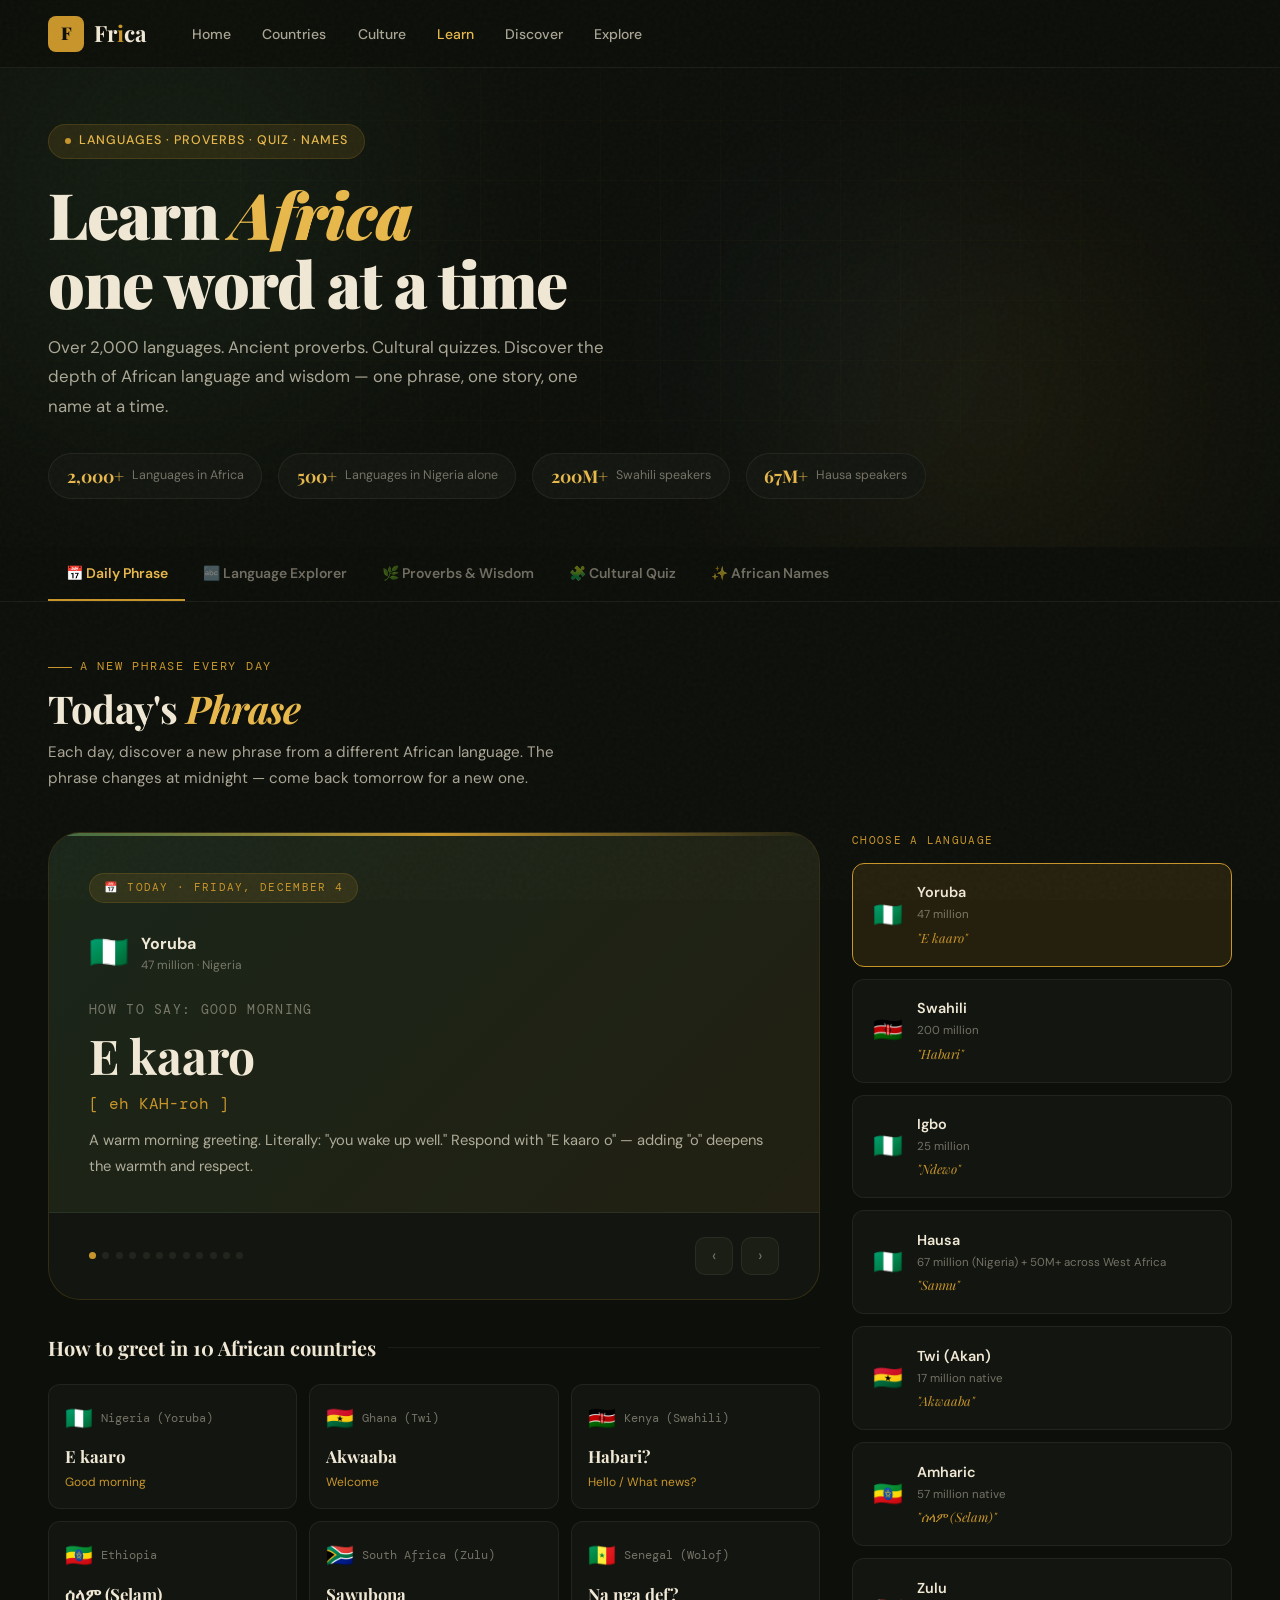
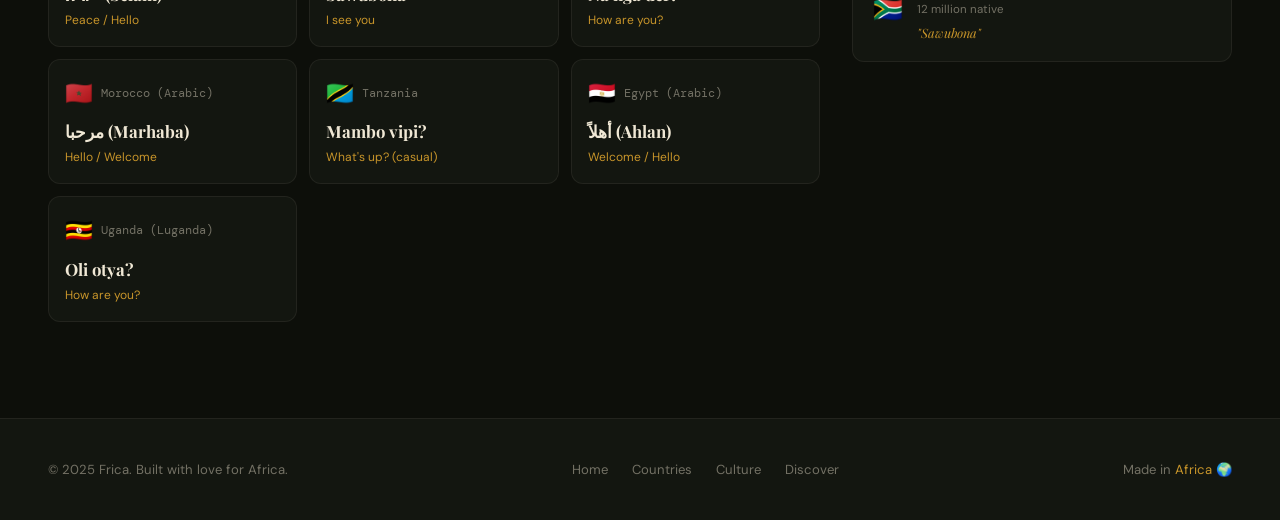
<file: learn.html>
<!DOCTYPE html>
<html lang="en">
<head>
  <meta charset="UTF-8" />
  <meta name="viewport" content="width=device-width, initial-scale=1.0" />
  <title>Learn — Frica | African Languages, Phrases, Proverbs & Quizzes</title>
  <meta name="description" content="Learn African languages, daily phrases, proverbs, name meanings, and test your knowledge with cultural quizzes." />

  <link rel="preconnect" href="https://fonts.googleapis.com" />
  <link rel="preconnect" href="https://fonts.gstatic.com" crossorigin />
  <link href="https://fonts.googleapis.com/css2?family=Playfair+Display:ital,wght@0,700;0,900;1,700&family=DM+Sans:wght@300;400;500;600&family=DM+Mono:wght@400;500&display=swap" rel="stylesheet" />

  <style>
    :root {
      --bg:         #0d0f0a;
      --bg-card:    #131610;
      --bg-raise:   #1a1e14;
      --gold:       #c8952a;
      --gold-light: #e8b84b;
      --gold-dim:   rgba(200,149,42,0.13);
      --green:      #2a4a2e;
      --green-mid:  #3d6b43;
      --cream:      #f0e8d5;
      --text:       #e8e0cc;
      --text-muted: rgba(232,224,204,0.45);
      --text-soft:  rgba(232,224,204,0.72);
      --border:     rgba(200,149,42,0.18);
      --border-dim: rgba(232,224,204,0.07);
      --red:        #c0392b;
      --radius-sm:  6px;
      --radius-md:  12px;
      --radius-lg:  20px;
      --radius-xl:  32px;
      --nav-h:      68px;
      --tab-h:      54px;
      --t:          0.28s;
    }

    *, *::before, *::after { box-sizing:border-box; margin:0; padding:0; }
    html { scroll-behavior:smooth; }
    body {
      background:var(--bg); color:var(--text);
      font-family:'DM Sans',sans-serif; font-weight:400;
      line-height:1.6; overflow-x:hidden;
      -webkit-font-smoothing:antialiased;
    }
    a { color:inherit; text-decoration:none; }
    button { cursor:pointer; border:none; background:none; font-family:inherit; }
    ul { list-style:none; }

    ::-webkit-scrollbar { width:5px; }
    ::-webkit-scrollbar-track { background:var(--bg); }
    ::-webkit-scrollbar-thumb { background:var(--gold); border-radius:3px; }

    body::before {
      content:''; position:fixed; inset:0;
      background-image:url("data:image/svg+xml,%3Csvg viewBox='0 0 256 256' xmlns='http://www.w3.org/2000/svg'%3E%3Cfilter id='n'%3E%3CfeTurbulence type='fractalNoise' baseFrequency='0.9' numOctaves='4' stitchTiles='stitch'/%3E%3C/filter%3E%3Crect width='100%25' height='100%25' filter='url(%23n)' opacity='1'/%3E%3C/svg%3E");
      opacity:0.03; pointer-events:none; z-index:9999;
    }

    /* ── NAV ─────────────────────────────────────────────────── */
    .nav {
      position:fixed; top:0; left:0; right:0;
      height:var(--nav-h); z-index:1000;
      background:rgba(13,15,10,0.94);
      backdrop-filter:blur(20px);
      border-bottom:1px solid var(--border-dim);
      display:flex; align-items:center;
      padding:0 clamp(1.25rem,4vw,3rem);
      transition:border-color var(--t);
    }
    .nav.scrolled { border-color:var(--border); }
    .nav-inner { width:100%; max-width:1400px; margin:0 auto; display:flex; align-items:center; gap:2rem; }
    .logo { display:flex; align-items:center; gap:.6rem; flex-shrink:0; }
    .logo-mark { width:36px; height:36px; background:var(--gold); border-radius:8px; display:grid; place-items:center; font-family:'Playfair Display',serif; font-weight:900; font-size:1.1rem; color:#0d0f0a; }
    .logo-text { font-family:'Playfair Display',serif; font-weight:700; font-size:1.4rem; color:var(--cream); }
    .logo-text span { color:var(--gold); }
    .nav-links { display:flex; align-items:center; gap:.25rem; flex:1; }
    .nav-links a { padding:.45rem .85rem; border-radius:var(--radius-sm); font-size:.875rem; font-weight:500; color:var(--text-soft); transition:color var(--t),background var(--t); }
    .nav-links a:hover { color:var(--cream); background:var(--border-dim); }
    .nav-links a.active { color:var(--gold-light); }
    .nav-right { display:flex; align-items:center; gap:.75rem; margin-left:auto; }
    .hamburger { display:none; flex-direction:column; gap:5px; padding:8px; border-radius:var(--radius-sm); }
    .hamburger span { display:block; width:22px; height:2px; background:var(--text-soft); border-radius:2px; transition:var(--t); }
    .hamburger.open span:nth-child(1) { transform:rotate(45deg) translate(5px,5px); }
    .hamburger.open span:nth-child(2) { opacity:0; transform:scaleX(0); }
    .hamburger.open span:nth-child(3) { transform:rotate(-45deg) translate(5px,-5px); }
    .mobile-menu { display:none; position:fixed; top:var(--nav-h); left:0; right:0; background:rgba(13,15,10,0.97); backdrop-filter:blur(24px); border-bottom:1px solid var(--border); z-index:999; padding:1.5rem clamp(1.25rem,4vw,3rem); flex-direction:column; gap:.5rem; animation:slideDown .25s ease; }
    .mobile-menu.open { display:flex; }
    .mobile-menu a { padding:.75rem 1rem; border-radius:var(--radius-sm); font-size:1rem; font-weight:500; color:var(--text-soft); transition:var(--t); border-bottom:1px solid var(--border-dim); }
    .mobile-menu a:last-child { border-bottom:none; }
    .mobile-menu a:hover { color:var(--cream); background:var(--border-dim); }
    @keyframes slideDown { from{opacity:0;transform:translateY(-8px)} to{opacity:1;transform:translateY(0)} }

    /* ── PAGE HERO ───────────────────────────────────────────── */
    .page-hero {
      padding-top:calc(var(--nav-h) + 3.5rem);
      padding-bottom:3rem;
      padding-inline:clamp(1.25rem,4vw,3rem);
      position:relative; overflow:hidden;
    }
    .hero-orb { position:absolute; border-radius:50%; filter:blur(100px); opacity:.2; pointer-events:none; }
    .orb1 { width:550px; height:550px; background:radial-gradient(circle,#3d6b43,transparent); top:-15%; left:-8%; }
    .orb2 { width:450px; height:450px; background:radial-gradient(circle,rgba(200,149,42,.5),transparent); bottom:-15%; right:5%; }
    .orb3 { width:350px; height:350px; background:radial-gradient(circle,rgba(26,110,168,.4),transparent); top:30%; right:20%; }

    .hero-grid { position:absolute; inset:0; pointer-events:none; background-image:linear-gradient(rgba(200,149,42,.035) 1px,transparent 1px),linear-gradient(90deg,rgba(200,149,42,.035) 1px,transparent 1px); background-size:60px 60px; mask-image:radial-gradient(ellipse 80% 80% at 50% 50%,black,transparent); }

    .hero-inner { max-width:1400px; margin:0 auto; position:relative; z-index:1; }

    .hero-badge { display:inline-flex; align-items:center; gap:.5rem; padding:.4rem 1rem; background:var(--gold-dim); border:1px solid var(--border); border-radius:999px; font-size:.78rem; font-weight:500; color:var(--gold-light); letter-spacing:.08em; text-transform:uppercase; margin-bottom:1.25rem; }
    .badge-dot { width:6px; height:6px; background:var(--gold); border-radius:50%; animation:pulse 2s ease infinite; }
    @keyframes pulse { 0%,100%{opacity:1;transform:scale(1)} 50%{opacity:.5;transform:scale(.75)} }

    .hero-title { font-family:'Playfair Display',serif; font-weight:900; font-size:clamp(2.4rem,5vw,4rem); color:var(--cream); line-height:1.08; letter-spacing:-.02em; margin-bottom:1rem; }
    .hero-title em { font-style:italic; color:var(--gold-light); }

    .hero-desc { font-size:1.05rem; color:var(--text-soft); max-width:560px; line-height:1.75; margin-bottom:2rem; }

    /* Language stat pills */
    .lang-stats { display:flex; flex-wrap:wrap; gap:1rem; }
    .lang-stat-pill { display:flex; align-items:center; gap:.5rem; padding:.5rem 1.1rem; background:var(--bg-card); border:1px solid var(--border-dim); border-radius:var(--radius-xl); }
    .lang-stat-num { font-family:'Playfair Display',serif; font-weight:700; font-size:1.1rem; color:var(--gold-light); }
    .lang-stat-label { font-size:.78rem; color:var(--text-muted); }

    /* ── TABS ────────────────────────────────────────────────── */
    .tabs-bar { position:sticky; top:var(--nav-h); z-index:100; background:rgba(13,15,10,0.96); backdrop-filter:blur(20px); border-bottom:1px solid var(--border-dim); padding:0 clamp(1.25rem,4vw,3rem); }
    .tabs-inner { max-width:1400px; margin:0 auto; display:flex; overflow-x:auto; scrollbar-width:none; }
    .tabs-inner::-webkit-scrollbar { display:none; }
    .tab-btn { display:flex; align-items:center; gap:.5rem; padding:0 1.1rem; height:var(--tab-h); font-size:.875rem; font-weight:600; color:var(--text-muted); border-bottom:2.5px solid transparent; white-space:nowrap; transition:color var(--t),border-color var(--t); flex-shrink:0; }
    .tab-btn:hover { color:var(--cream); }
    .tab-btn.active { color:var(--gold-light); border-color:var(--gold); }

    /* ── CONTENT ─────────────────────────────────────────────── */
    .content-wrap { padding:3rem clamp(1.25rem,4vw,3rem) 6rem; }
    .content-inner { max-width:1400px; margin:0 auto; }
    .tab-panel { display:none; }
    .tab-panel.active { display:block; animation:fadeUp .35s ease both; }
    @keyframes fadeUp { from{opacity:0;transform:translateY(16px)} to{opacity:1;transform:translateY(0)} }

    /* Panel header */
    .panel-hd { margin-bottom:2.5rem; }
    .panel-label { display:inline-flex; align-items:center; gap:.5rem; font-family:'DM Mono',monospace; font-size:.72rem; letter-spacing:.15em; text-transform:uppercase; color:var(--gold); margin-bottom:.6rem; }
    .panel-label::before { content:''; display:block; width:24px; height:1.5px; background:var(--gold); }
    .panel-title { font-family:'Playfair Display',serif; font-weight:700; font-size:clamp(1.6rem,3.5vw,2.4rem); color:var(--cream); line-height:1.15; letter-spacing:-.02em; }
    .panel-title em { font-style:italic; color:var(--gold-light); }
    .panel-desc { font-size:.95rem; color:var(--text-soft); max-width:520px; line-height:1.7; margin-top:.6rem; }

    /* Shared components */
    .chip { padding:.35rem .85rem; border-radius:var(--radius-xl); border:1px solid var(--border-dim); font-size:.78rem; font-weight:500; color:var(--text-muted); background:transparent; transition:var(--t); cursor:pointer; }
    .chip:hover { color:var(--cream); border-color:var(--border); background:var(--border-dim); }
    .chip.active { background:var(--gold); color:#0d0f0a; border-color:transparent; font-weight:600; }

    .chips-row { display:flex; gap:.4rem; flex-wrap:wrap; margin-bottom:2rem; }

    .btn-gold { padding:.75rem 1.75rem; background:var(--gold); color:#0d0f0a; border-radius:var(--radius-lg); font-size:.9rem; font-weight:700; display:inline-flex; align-items:center; gap:.4rem; transition:background var(--t),transform var(--t); }
    .btn-gold:hover { background:var(--gold-light); transform:scale(1.02); }
    .btn-gold:disabled { opacity:.4; cursor:not-allowed; transform:none; }

    .btn-outline { padding:.65rem 1.4rem; border:1.5px solid var(--border); border-radius:var(--radius-lg); font-size:.875rem; font-weight:600; color:var(--cream); display:inline-flex; align-items:center; gap:.4rem; transition:var(--t); }
    .btn-outline:hover { border-color:var(--gold); color:var(--gold-light); background:var(--gold-dim); }

    /* Subsection title */
    .sub-title { font-family:'Playfair Display',serif; font-weight:700; font-size:1.25rem; color:var(--cream); display:flex; align-items:center; gap:.75rem; margin-bottom:1.25rem; }
    .sub-title::after { content:''; flex:1; height:1px; background:var(--border-dim); }

    /* ════════════════════════════════════════════════════════════
       TAB 1 — DAILY PHRASE
    ════════════════════════════════════════════════════════════ */
    .daily-layout { display:grid; grid-template-columns:1fr 380px; gap:2rem; align-items:start; }

    /* Big phrase card */
    .phrase-big {
      background:var(--bg-card); border:1px solid var(--border);
      border-radius:var(--radius-xl); overflow:hidden; position:relative;
    }
    .phrase-big-top {
      padding:2.5rem 2.5rem 2rem;
      background:linear-gradient(135deg,rgba(42,74,46,.3),rgba(200,149,42,.08));
      border-bottom:1px solid var(--border-dim);
      position:relative;
    }
    .phrase-big-top::before { content:''; position:absolute; top:0; left:0; right:0; height:3px; background:linear-gradient(90deg,var(--green-mid),var(--gold),transparent); }

    .phrase-day-badge { display:inline-flex; align-items:center; gap:.5rem; padding:.35rem .85rem; background:var(--gold-dim); border:1px solid var(--border); border-radius:999px; font-family:'DM Mono',monospace; font-size:.68rem; letter-spacing:.12em; text-transform:uppercase; color:var(--gold); margin-bottom:1.5rem; }

    .phrase-lang-row { display:flex; align-items:center; gap:.75rem; margin-bottom:1.25rem; }
    .phrase-flag { font-size:2rem; }
    .phrase-lang-info {}
    .phrase-lang-name { font-weight:700; font-size:1rem; color:var(--cream); }
    .phrase-lang-speakers { font-size:.75rem; color:var(--text-muted); }

    .phrase-en { font-size:.82rem; color:var(--text-muted); text-transform:uppercase; letter-spacing:.1em; font-family:'DM Mono',monospace; margin-bottom:.5rem; }
    .phrase-native { font-family:'Playfair Display',serif; font-weight:700; font-size:clamp(2rem,5vw,3rem); color:var(--cream); line-height:1.15; margin-bottom:.5rem; }
    .phrase-roman { font-family:'DM Mono',monospace; font-size:1rem; color:var(--gold); margin-bottom:.75rem; }

    .phrase-meaning { font-size:.92rem; color:var(--text-soft); line-height:1.75; }

    .phrase-big-foot { padding:1.5rem 2.5rem; display:flex; align-items:center; justify-content:space-between; gap:1rem; flex-wrap:wrap; }

    .phrase-nav-btns { display:flex; gap:.5rem; }
    .phrase-nav-btn { width:38px; height:38px; border-radius:10px; background:var(--bg-raise); border:1px solid var(--border-dim); color:var(--text-muted); display:grid; place-items:center; font-size:1rem; transition:var(--t); }
    .phrase-nav-btn:hover { color:var(--cream); border-color:var(--border); background:var(--gold-dim); }

    .phrase-dots { display:flex; gap:.4rem; }
    .phrase-dot { width:7px; height:7px; border-radius:50%; background:var(--border-dim); transition:background var(--t); cursor:pointer; }
    .phrase-dot.active { background:var(--gold); }

    /* Language list sidebar */
    .lang-sidebar { display:flex; flex-direction:column; gap:.75rem; }

    .lang-side-card { background:var(--bg-card); border:1px solid var(--border-dim); border-radius:var(--radius-md); padding:1.1rem 1.25rem; cursor:pointer; display:flex; align-items:center; gap:.85rem; transition:var(--t); }
    .lang-side-card:hover { border-color:var(--border); background:var(--bg-raise); }
    .lang-side-card.active { border-color:var(--gold); background:var(--gold-dim); }
    .lang-side-flag { font-size:1.5rem; flex-shrink:0; }
    .lang-side-info { flex:1; min-width:0; }
    .lang-side-name { font-weight:600; font-size:.9rem; color:var(--cream); }
    .lang-side-meta { font-size:.72rem; color:var(--text-muted); margin-top:.1rem; }
    .lang-side-sample { font-family:'Playfair Display',serif; font-style:italic; font-size:.8rem; color:var(--gold); margin-top:.2rem; }

    /* ════════════════════════════════════════════════════════════
       TAB 2 — LANGUAGE EXPLORER
    ════════════════════════════════════════════════════════════ */
    .explorer-layout { display:grid; grid-template-columns:240px 1fr; gap:2rem; align-items:start; }

    .explorer-lang-list { display:flex; flex-direction:column; gap:.5rem; position:sticky; top:calc(var(--nav-h) + var(--tab-h) + 1.5rem); }

    .explorer-lang-item { display:flex; align-items:center; gap:.75rem; padding:.85rem 1rem; border-radius:var(--radius-md); cursor:pointer; border:1px solid var(--border-dim); background:var(--bg-card); font-size:.875rem; font-weight:500; color:var(--text-soft); transition:var(--t); }
    .explorer-lang-item:hover { color:var(--cream); border-color:var(--border); background:var(--bg-raise); }
    .explorer-lang-item.active { color:var(--gold-light); border-color:var(--gold); background:var(--gold-dim); }

    /* Explorer content */
    .explorer-content { background:var(--bg-card); border:1px solid var(--border-dim); border-radius:var(--radius-xl); overflow:hidden; }

    .explorer-header { padding:2rem 2rem 1.5rem; border-bottom:1px solid var(--border-dim); background:linear-gradient(135deg,rgba(42,74,46,.2),transparent); }

    .explorer-lang-title { font-family:'Playfair Display',serif; font-weight:700; font-size:1.75rem; color:var(--cream); margin-bottom:.25rem; }
    .explorer-lang-native { font-size:.85rem; color:var(--gold); font-family:'DM Mono',monospace; }
    .explorer-lang-meta { display:flex; flex-wrap:wrap; gap:.75rem; margin-top:1rem; }
    .explorer-meta-pill { padding:.3rem .8rem; background:var(--bg-raise); border:1px solid var(--border-dim); border-radius:var(--radius-xl); font-size:.75rem; color:var(--text-soft); }

    .explorer-sections { padding:1.75rem 2rem; display:flex; flex-direction:column; gap:2rem; }

    /* Phrase table */
    .phrase-table { display:flex; flex-direction:column; gap:.6rem; }
    .phrase-row { display:grid; grid-template-columns:1fr 1fr 1.2fr; gap:1rem; align-items:center; padding:.85rem 1rem; background:var(--bg-raise); border:1px solid var(--border-dim); border-radius:var(--radius-md); transition:var(--t); }
    .phrase-row:hover { border-color:var(--border); }
    .phrase-row-en { font-size:.82rem; color:var(--text-muted); }
    .phrase-row-native { font-family:'Playfair Display',serif; font-size:1rem; color:var(--cream); font-weight:700; }
    .phrase-row-pron { font-family:'DM Mono',monospace; font-size:.75rem; color:var(--gold); }

    /* Numbers grid */
    .numbers-grid { display:grid; grid-template-columns:repeat(auto-fill,minmax(80px,1fr)); gap:.6rem; }
    .number-card { background:var(--bg-raise); border:1px solid var(--border-dim); border-radius:var(--radius-md); padding:.75rem .6rem; text-align:center; transition:var(--t); }
    .number-card:hover { border-color:var(--border); background:var(--gold-dim); }
    .number-num { font-family:'DM Mono',monospace; font-size:.65rem; color:var(--text-muted); }
    .number-native { font-family:'Playfair Display',serif; font-weight:700; font-size:.95rem; color:var(--cream); margin:.2rem 0; }
    .number-pron { font-size:.65rem; color:var(--gold); }

    /* Fun facts */
    .fun-facts { display:grid; grid-template-columns:1fr 1fr; gap:.75rem; }
    .fun-fact { background:var(--bg-raise); border:1px solid var(--border-dim); border-radius:var(--radius-md); padding:1rem; }
    .fun-fact-icon { font-size:1.25rem; margin-bottom:.4rem; display:block; }
    .fun-fact-text { font-size:.82rem; color:var(--text-soft); line-height:1.6; }

    /* ════════════════════════════════════════════════════════════
       TAB 3 — PROVERBS
    ════════════════════════════════════════════════════════════ */
    .proverbs-grid { display:grid; grid-template-columns:repeat(auto-fill,minmax(min(340px,100%),1fr)); gap:1.1rem; }

    .proverb-card { background:var(--bg-card); border:1px solid var(--border-dim); border-radius:var(--radius-lg); padding:1.75rem; transition:var(--t); cursor:pointer; position:relative; overflow:hidden; }
    .proverb-card::before { content:'"'; position:absolute; top:-.5rem; left:1rem; font-family:'Playfair Display',serif; font-size:8rem; color:rgba(200,149,42,.06); line-height:1; pointer-events:none; }
    .proverb-card:hover { border-color:var(--border); transform:translateY(-2px); box-shadow:0 12px 32px rgba(0,0,0,.4); }

    .proverb-lang { font-family:'DM Mono',monospace; font-size:.65rem; letter-spacing:.12em; text-transform:uppercase; color:var(--gold); margin-bottom:.75rem; display:flex; align-items:center; gap:.5rem; }
    .proverb-lang-dot { width:5px; height:5px; border-radius:50%; background:var(--gold); }

    .proverb-text { font-family:'Playfair Display',serif; font-style:italic; font-size:1.05rem; color:var(--cream); line-height:1.55; margin-bottom:1rem; }

    .proverb-meaning { font-size:.82rem; color:var(--text-soft); line-height:1.65; padding-top:.85rem; border-top:1px solid var(--border-dim); }
    .proverb-meaning strong { color:var(--gold-light); font-weight:600; }

    .proverb-lesson { margin-top:.6rem; display:flex; align-items:flex-start; gap:.5rem; font-size:.78rem; color:var(--text-muted); line-height:1.55; }
    .proverb-lesson::before { content:'💡'; flex-shrink:0; }

    /* Featured proverb */
    .proverb-featured { background:linear-gradient(135deg,rgba(42,74,46,.25),rgba(200,149,42,.08)); border-color:rgba(42,74,46,.4); grid-column:span 2; display:grid; grid-template-columns:1fr 1fr; gap:2rem; align-items:center; }
    .proverb-featured .proverb-text { font-size:1.4rem; }

    /* ════════════════════════════════════════════════════════════
       TAB 4 — QUIZ
    ════════════════════════════════════════════════════════════ */
    .quiz-layout { display:grid; grid-template-columns:1fr 300px; gap:2rem; align-items:start; }

    /* Quiz main card */
    .quiz-card { background:var(--bg-card); border:1px solid var(--border-dim); border-radius:var(--radius-xl); overflow:hidden; }
    .quiz-card-top { padding:1.75rem 2rem 1.5rem; border-bottom:1px solid var(--border-dim); display:flex; align-items:center; justify-content:space-between; gap:1rem; flex-wrap:wrap; }

    .quiz-category { display:flex; align-items:center; gap:.5rem; }
    .quiz-cat-dot { width:8px; height:8px; border-radius:50%; background:var(--qcat-color,var(--gold)); }
    .quiz-cat-name { font-family:'DM Mono',monospace; font-size:.72rem; letter-spacing:.1em; text-transform:uppercase; color:var(--qcat-color,var(--gold)); }

    .quiz-progress-row { display:flex; align-items:center; gap:.85rem; }
    .quiz-q-count { font-size:.82rem; color:var(--text-muted); }

    .progress-bar { width:120px; height:4px; background:var(--border-dim); border-radius:2px; overflow:hidden; }
    .progress-fill { height:100%; border-radius:2px; background:var(--gold); transition:width .5s ease; }

    .quiz-body { padding:2rem; }

    .quiz-q { font-family:'Playfair Display',serif; font-size:clamp(1.05rem,2.5vw,1.3rem); color:var(--cream); line-height:1.45; margin-bottom:1.75rem; }

    .quiz-options { display:flex; flex-direction:column; gap:.65rem; margin-bottom:1.5rem; }
    .quiz-opt { padding:1rem 1.25rem; background:var(--bg-raise); border:1.5px solid var(--border-dim); border-radius:var(--radius-md); font-size:.9rem; color:var(--text-soft); text-align:left; display:flex; align-items:center; gap:.75rem; transition:var(--t); cursor:pointer; }
    .quiz-opt:hover:not(:disabled) { border-color:var(--border); color:var(--cream); background:var(--bg-card); }
    .quiz-opt.correct { border-color:#3a8a4a; background:rgba(58,138,74,.12); color:#7ddb8d; }
    .quiz-opt.wrong   { border-color:var(--red); background:rgba(192,57,43,.12); color:#e07070; }
    .quiz-opt-letter { width:28px; height:28px; border-radius:7px; background:var(--bg-card); border:1px solid var(--border-dim); display:grid; place-items:center; font-family:'DM Mono',monospace; font-size:.75rem; color:var(--text-muted); flex-shrink:0; transition:var(--t); }
    .quiz-opt.correct .quiz-opt-letter { background:rgba(58,138,74,.2); border-color:#3a8a4a; color:#7ddb8d; }
    .quiz-opt.wrong   .quiz-opt-letter { background:rgba(192,57,43,.2); border-color:var(--red); color:#e07070; }

    .quiz-feedback { padding:1rem 1.25rem; border-radius:var(--radius-md); font-size:.875rem; line-height:1.65; display:none; margin-bottom:1rem; }
    .quiz-feedback.show { display:block; }
    .quiz-feedback.correct-fb { background:rgba(58,138,74,.1); border:1px solid rgba(58,138,74,.3); color:#7ddb8d; }
    .quiz-feedback.wrong-fb   { background:rgba(192,57,43,.1); border:1px solid rgba(192,57,43,.3); color:#e07070; }

    .quiz-actions { display:flex; justify-content:space-between; align-items:center; }

    .quiz-skip { font-size:.82rem; color:var(--text-muted); transition:color var(--t); }
    .quiz-skip:hover { color:var(--cream); }

    /* Quiz sidebar */
    .quiz-sidebar { display:flex; flex-direction:column; gap:1rem; }

    .quiz-score-card { background:var(--bg-card); border:1px solid var(--border-dim); border-radius:var(--radius-lg); padding:1.5rem; text-align:center; }
    .quiz-score-num { font-family:'Playfair Display',serif; font-weight:900; font-size:3rem; color:var(--gold-light); line-height:1; }
    .quiz-score-label { font-size:.78rem; color:var(--text-muted); text-transform:uppercase; letter-spacing:.08em; margin-top:.35rem; }

    .quiz-cat-selector { background:var(--bg-card); border:1px solid var(--border-dim); border-radius:var(--radius-lg); overflow:hidden; }
    .quiz-cat-title { padding:1rem 1.25rem; font-family:'DM Mono',monospace; font-size:.68rem; letter-spacing:.12em; text-transform:uppercase; color:var(--gold); border-bottom:1px solid var(--border-dim); }
    .quiz-cat-item { display:flex; align-items:center; gap:.75rem; padding:.85rem 1.25rem; cursor:pointer; border-bottom:1px solid var(--border-dim); font-size:.84rem; font-weight:500; color:var(--text-soft); transition:var(--t); }
    .quiz-cat-item:last-child { border-bottom:none; }
    .quiz-cat-item:hover { color:var(--cream); background:var(--border-dim); }
    .quiz-cat-item.active { color:var(--gold-light); background:var(--gold-dim); }
    .quiz-cat-item-dot { width:8px; height:8px; border-radius:50%; flex-shrink:0; }

    .quiz-streak { background:var(--bg-card); border:1px solid var(--border-dim); border-radius:var(--radius-lg); padding:1.25rem; }
    .quiz-streak-title { font-family:'DM Mono',monospace; font-size:.68rem; letter-spacing:.12em; text-transform:uppercase; color:var(--gold); margin-bottom:1rem; }
    .quiz-streak-grid { display:grid; grid-template-columns:repeat(7,1fr); gap:.25rem; }
    .streak-day { height:28px; border-radius:5px; background:var(--border-dim); }
    .streak-day.done { background:var(--gold); }
    .streak-day.today { background:var(--green-mid); }

    /* ════════════════════════════════════════════════════════════
       TAB 5 — NAMES
    ════════════════════════════════════════════════════════════ */
    .names-search-wrap { position:relative; max-width:480px; margin-bottom:2rem; }
    .names-search-icon { position:absolute; left:.9rem; top:50%; transform:translateY(-50%); color:var(--gold); pointer-events:none; }
    .names-search { width:100%; height:48px; background:var(--bg-card); border:1.5px solid var(--border-dim); border-radius:var(--radius-lg); padding:0 1rem 0 2.6rem; font-family:'DM Sans',sans-serif; font-size:.95rem; color:var(--cream); transition:border-color var(--t),box-shadow var(--t); }
    .names-search::placeholder { color:var(--text-muted); }
    .names-search:focus { outline:none; border-color:var(--gold); box-shadow:0 0 0 3px rgba(200,149,42,.1); }

    .names-grid { display:grid; grid-template-columns:repeat(auto-fill,minmax(min(260px,100%),1fr)); gap:1rem; }

    .name-card { background:var(--bg-card); border:1px solid var(--border-dim); border-radius:var(--radius-lg); padding:1.5rem; transition:var(--t); cursor:pointer; position:relative; overflow:hidden; }
    .name-card::before { content:attr(data-initial); position:absolute; top:-.5rem; right:.75rem; font-family:'Playfair Display',serif; font-weight:900; font-size:5rem; color:rgba(200,149,42,.06); line-height:1; pointer-events:none; }
    .name-card:hover { border-color:var(--border); transform:translateY(-2px); box-shadow:0 10px 28px rgba(0,0,0,.4); }

    .name-gender { font-family:'DM Mono',monospace; font-size:.65rem; letter-spacing:.1em; text-transform:uppercase; color:var(--gold); margin-bottom:.4rem; }
    .name-itself { font-family:'Playfair Display',serif; font-weight:700; font-size:1.5rem; color:var(--cream); margin-bottom:.2rem; }
    .name-pronunciation { font-family:'DM Mono',monospace; font-size:.78rem; color:var(--gold); margin-bottom:.75rem; }
    .name-origin { font-size:.75rem; color:var(--text-muted); margin-bottom:.6rem; display:flex; align-items:center; gap:.35rem; }
    .name-meaning { font-size:.84rem; color:var(--text-soft); line-height:1.65; }
    .name-tags { display:flex; flex-wrap:wrap; gap:.35rem; margin-top:.85rem; }
    .name-tag { font-size:.65rem; padding:.2rem .5rem; border-radius:var(--radius-sm); background:var(--border-dim); color:var(--text-muted); }

    /* ── BACK TO TOP ──────────────────────────────────────────── */
    .back-top { position:fixed; bottom:2rem; right:2rem; width:44px; height:44px; background:var(--gold); color:#0d0f0a; border-radius:10px; display:grid; place-items:center; cursor:pointer; opacity:0; transform:translateY(10px); transition:opacity var(--t),transform var(--t),background var(--t); z-index:500; box-shadow:0 4px 20px rgba(200,149,42,.35); }
    .back-top.show  { opacity:1; transform:translateY(0); }
    .back-top:hover { background:var(--gold-light); }

    /* ── FOOTER ──────────────────────────────────────────────── */
    .footer { background:var(--bg-card); border-top:1px solid var(--border-dim); padding:2.5rem clamp(1.25rem,4vw,3rem); }
    .footer-inner { max-width:1400px; margin:0 auto; display:flex; align-items:center; justify-content:space-between; gap:1.5rem; flex-wrap:wrap; font-size:.82rem; color:var(--text-muted); }
    .footer-links { display:flex; gap:1.5rem; flex-wrap:wrap; }
    .footer-links a { color:var(--text-muted); transition:color var(--t); }
    .footer-links a:hover { color:var(--gold-light); }

    /* ── RESPONSIVE ──────────────────────────────────────────── */
    @media (max-width:1024px) {
      .daily-layout    { grid-template-columns:1fr; }
      .explorer-layout { grid-template-columns:1fr; }
      .explorer-lang-list { position:static; display:grid; grid-template-columns:repeat(auto-fill,minmax(160px,1fr)); }
      .quiz-layout     { grid-template-columns:1fr; }
      .quiz-sidebar    { display:grid; grid-template-columns:1fr 1fr; }
      .proverb-featured { grid-column:span 1; grid-template-columns:1fr; }
    }
    @media (max-width:768px) {
      .nav-links { display:none; }
      .hamburger { display:flex; }
      .fun-facts { grid-template-columns:1fr; }
      .phrase-row { grid-template-columns:1fr 1fr; }
      .phrase-row-pron { display:none; }
    }
    @media (max-width:520px) {
      .proverbs-grid { grid-template-columns:1fr; }
      .names-grid    { grid-template-columns:1fr; }
      .lang-stats    { flex-direction:column; }
      .quiz-sidebar  { grid-template-columns:1fr; }
      .numbers-grid  { grid-template-columns:repeat(5,1fr); }
    }
  </style>
</head>
<body>

  <!-- NAV -->
  <nav class="nav" id="mainNav">
    <div class="nav-inner">
      <a href="index.html" class="logo">
        <div class="logo-mark">F</div>
        <span class="logo-text">Fr<span>i</span>ca</span>
      </a>
      <ul class="nav-links">
        <li><a href="index.html">Home</a></li>
        <li><a href="countries.html">Countries</a></li>
        <li><a href="culture.html">Culture</a></li>
        <li><a href="learn.html" class="active">Learn</a></li>
        <li><a href="discover.html">Discover</a></li>
        <li><a href="explore.html">Explore</a></li>
      </ul>
      <div class="nav-right">
        <button class="hamburger" id="hamburger"><span></span><span></span><span></span></button>
      </div>
    </div>
  </nav>

  <div class="mobile-menu" id="mobileMenu">
    <a href="index.html">🏠 Home</a>
    <a href="countries.html">🌍 Countries</a>
    <a href="culture.html">🎭 Culture</a>
    <a href="learn.html">📖 Learn</a>
    <a href="discover.html">🧭 Discover</a>
    <a href="explore.html">✨ Explore</a>
  </div>

  <!-- HERO -->
  <div class="page-hero">
    <div class="hero-orb orb1"></div>
    <div class="hero-orb orb2"></div>
    <div class="hero-orb orb3"></div>
    <div class="hero-grid"></div>
    <div class="hero-inner">
      <div class="hero-badge"><div class="badge-dot"></div> Languages · Proverbs · Quiz · Names</div>
      <h1 class="hero-title">Learn <em>Africa</em><br />one word at a time</h1>
      <p class="hero-desc">Over 2,000 languages. Ancient proverbs. Cultural quizzes. Discover the depth of African language and wisdom — one phrase, one story, one name at a time.</p>
      <div class="lang-stats">
        <div class="lang-stat-pill"><span class="lang-stat-num">2,000+</span><span class="lang-stat-label">Languages in Africa</span></div>
        <div class="lang-stat-pill"><span class="lang-stat-num">500+</span><span class="lang-stat-label">Languages in Nigeria alone</span></div>
        <div class="lang-stat-pill"><span class="lang-stat-num">200M+</span><span class="lang-stat-label">Swahili speakers</span></div>
        <div class="lang-stat-pill"><span class="lang-stat-num">67M+</span><span class="lang-stat-label">Hausa speakers</span></div>
      </div>
    </div>
  </div>

  <!-- TABS -->
  <div class="tabs-bar">
    <div class="tabs-inner">
      <button class="tab-btn active" data-tab="daily">📅 Daily Phrase</button>
      <button class="tab-btn" data-tab="explorer">🔤 Language Explorer</button>
      <button class="tab-btn" data-tab="proverbs">🌿 Proverbs &amp; Wisdom</button>
      <button class="tab-btn" data-tab="quiz">🧩 Cultural Quiz</button>
      <button class="tab-btn" data-tab="names">✨ African Names</button>
    </div>
  </div>

  <!-- CONTENT -->
  <div class="content-wrap">
    <div class="content-inner">

      <!-- ═══════════════ DAILY PHRASE ═══════════════ -->
      <div class="tab-panel active" id="panel-daily">
        <div class="panel-hd">
          <div class="panel-label">A new phrase every day</div>
          <h2 class="panel-title">Today's <em>Phrase</em></h2>
          <p class="panel-desc">Each day, discover a new phrase from a different African language. The phrase changes at midnight — come back tomorrow for a new one.</p>
        </div>

        <div class="daily-layout">
          <div>
            <!-- Big phrase card -->
            <div class="phrase-big">
              <div class="phrase-big-top">
                <div class="phrase-day-badge" id="phraseDayBadge">📅 Today · Day 1</div>
                <div class="phrase-lang-row">
                  <span class="phrase-flag" id="phraseFlag">🇳🇬</span>
                  <div class="phrase-lang-info">
                    <div class="phrase-lang-name" id="phraseLangName">Yoruba</div>
                    <div class="phrase-lang-speakers" id="phraseLangSpeakers">47 million speakers · Nigeria</div>
                  </div>
                </div>
                <div class="phrase-en" id="phraseEn">How to say: Good morning</div>
                <div class="phrase-native" id="phraseNative">E kaaro</div>
                <div class="phrase-roman" id="phraseRoman">[ eh KAH-roh ]</div>
                <div class="phrase-meaning" id="phraseMeaning">A warm morning greeting in Yoruba. Literally means "you wake up well." Respond with "E kaaro o" — the added "o" extends warmth and deep respect to the person.</div>
              </div>
              <div class="phrase-big-foot">
                <div class="phrase-dots" id="phraseDots"></div>
                <div class="phrase-nav-btns">
                  <button class="phrase-nav-btn" id="phrasePrev">‹</button>
                  <button class="phrase-nav-btn" id="phraseNext">›</button>
                </div>
              </div>
            </div>

            <!-- How to greet in 10 countries -->
            <div style="margin-top:2rem">
              <h3 class="sub-title">How to greet in 10 African countries</h3>
              <div id="greetingsGrid" style="display:grid;grid-template-columns:repeat(auto-fill,minmax(min(200px,100%),1fr));gap:.75rem;"></div>
            </div>
          </div>

          <!-- Language selector sidebar -->
          <div>
            <div style="font-family:'DM Mono',monospace;font-size:.68rem;letter-spacing:.12em;text-transform:uppercase;color:var(--gold);margin-bottom:.85rem">Choose a language</div>
            <div class="lang-sidebar" id="langSidebar"></div>
          </div>
        </div>
      </div>

      <!-- ═══════════════ LANGUAGE EXPLORER ═══════════════ -->
      <div class="tab-panel" id="panel-explorer">
        <div class="panel-hd">
          <div class="panel-label">Deep dive</div>
          <h2 class="panel-title">Language <em>Explorer</em></h2>
          <p class="panel-desc">Select a language and explore its greetings, numbers, common phrases, and fascinating facts. Africa's languages are some of the world's richest.</p>
        </div>

        <div class="explorer-layout">
          <div class="explorer-lang-list" id="explorerLangList"></div>
          <div class="explorer-content">
            <div class="explorer-header" id="explorerHeader"></div>
            <div class="explorer-sections" id="explorerSections"></div>
          </div>
        </div>
      </div>

      <!-- ═══════════════ PROVERBS ═══════════════ -->
      <div class="tab-panel" id="panel-proverbs">
        <div class="panel-hd">
          <div class="panel-label">Wisdom of the ancestors</div>
          <h2 class="panel-title">Proverbs &amp; <em>Wisdom</em></h2>
          <p class="panel-desc">African proverbs are not just sayings — they are compressed philosophy, passed down through generations as the highest form of cultural teaching.</p>
        </div>
        <div class="chips-row" id="proverbFilter">
          <button class="chip active" data-filter="all">All</button>
          <button class="chip" data-filter="Nigeria">🇳🇬 Nigeria</button>
          <button class="chip" data-filter="Ghana">🇬🇭 Ghana</button>
          <button class="chip" data-filter="Ethiopia">🇪🇹 Ethiopia</button>
          <button class="chip" data-filter="Swahili">🌍 Swahili</button>
          <button class="chip" data-filter="Mali">🇲🇱 Mali</button>
          <button class="chip" data-filter="Pan-African">🌍 Pan-African</button>
        </div>
        <div class="proverbs-grid" id="proverbsGrid"></div>
      </div>

      <!-- ═══════════════ QUIZ ═══════════════ -->
      <div class="tab-panel" id="panel-quiz">
        <div class="panel-hd">
          <div class="panel-label">Test your knowledge</div>
          <h2 class="panel-title">African Culture <em>Quiz</em></h2>
          <p class="panel-desc">25 questions across 5 categories. How much do you really know about Africa?</p>
        </div>

        <div class="quiz-layout">
          <div id="quizMain"></div>

          <div class="quiz-sidebar">
            <!-- Score -->
            <div class="quiz-score-card">
              <div class="quiz-score-num" id="scoreNum">0</div>
              <div class="quiz-score-label">Score</div>
              <div style="margin-top:.75rem;font-size:.78rem;color:var(--text-muted)" id="scoreDetail">0 of 0 answered</div>
            </div>

            <!-- Categories -->
            <div class="quiz-cat-selector">
              <div class="quiz-cat-title">Categories</div>
              <div class="quiz-cat-item active" data-qcat="all" onclick="setQuizCat('all')">
                <div class="quiz-cat-item-dot" style="background:var(--gold)"></div>All Categories
              </div>
              <div class="quiz-cat-item" data-qcat="history" onclick="setQuizCat('history')">
                <div class="quiz-cat-item-dot" style="background:#1a6ea8"></div>History
              </div>
              <div class="quiz-cat-item" data-qcat="culture" onclick="setQuizCat('culture')">
                <div class="quiz-cat-item-dot" style="background:#8b3a9e"></div>Culture
              </div>
              <div class="quiz-cat-item" data-qcat="geography" onclick="setQuizCat('geography')">
                <div class="quiz-cat-item-dot" style="background:#2e7d5e"></div>Geography
              </div>
              <div class="quiz-cat-item" data-qcat="music" onclick="setQuizCat('music')">
                <div class="quiz-cat-item-dot" style="background:#d4622a"></div>Music
              </div>
              <div class="quiz-cat-item" data-qcat="language" onclick="setQuizCat('language')">
                <div class="quiz-cat-item-dot" style="background:#c8952a"></div>Language
              </div>
            </div>

            <!-- Weekly streak -->
            <div class="quiz-streak">
              <div class="quiz-streak-title">🔥 Weekly Streak</div>
              <div class="quiz-streak-grid" id="streakGrid"></div>
              <div style="font-size:.75rem;color:var(--text-muted);margin-top:.75rem" id="streakLabel">Keep it up — come back tomorrow!</div>
            </div>
          </div>
        </div>
      </div>

      <!-- ═══════════════ NAMES ═══════════════ -->
      <div class="tab-panel" id="panel-names">
        <div class="panel-hd">
          <div class="panel-label">Identity &amp; meaning</div>
          <h2 class="panel-title">African <em>Names</em></h2>
          <p class="panel-desc">In Africa, a name is never just a label — it carries history, aspiration, circumstance, and philosophy. Every name tells a story.</p>
        </div>
        <div class="chips-row" id="namesFilter">
          <button class="chip active" data-filter="all">All</button>
          <button class="chip" data-filter="male">♂ Male</button>
          <button class="chip" data-filter="female">♀ Female</button>
          <button class="chip" data-filter="unisex">⚡ Unisex</button>
          <button class="chip" data-filter="Yoruba">Yoruba</button>
          <button class="chip" data-filter="Igbo">Igbo</button>
          <button class="chip" data-filter="Hausa">Hausa</button>
          <button class="chip" data-filter="Akan">Akan</button>
          <button class="chip" data-filter="Swahili">Swahili</button>
          <button class="chip" data-filter="Zulu">Zulu</button>
          <button class="chip" data-filter="Amharic">Amharic</button>
        </div>
        <div class="names-search-wrap">
          <div class="names-search-icon"><svg width="15" height="15" fill="none" stroke="currentColor" stroke-width="2" viewBox="0 0 24 24"><circle cx="11" cy="11" r="8"/><path d="m21 21-4.35-4.35"/></svg></div>
          <input type="text" class="names-search" id="namesSearch" placeholder="Search a name..." autocomplete="off" />
        </div>
        <div class="names-grid" id="namesGrid"></div>
      </div>

    </div><!-- /content-inner -->
  </div>

  <button class="back-top" id="backTop"><svg width="16" height="16" fill="none" stroke="currentColor" stroke-width="2.5" viewBox="0 0 24 24"><path d="M18 15l-6-6-6 6"/></svg></button>

  <footer class="footer">
    <div class="footer-inner">
      <span>© 2025 Frica. Built with love for Africa.</span>
      <div class="footer-links">
        <a href="index.html">Home</a><a href="countries.html">Countries</a>
        <a href="culture.html">Culture</a><a href="discover.html">Discover</a>
      </div>
      <div>Made in <span style="color:var(--gold)">Africa 🌍</span></div>
    </div>
  </footer>

  <script>
  'use strict';

  /* ═══════════════════════════════════════════════════════════════
     DATA
  ═══════════════════════════════════════════════════════════════ */

  const LANGUAGES = [
    {
      id:'yoruba', name:'Yoruba', flag:'🇳🇬', native:'Yorùbá',
      speakers:'47 million', region:'Nigeria · Benin · Togo',
      family:'Niger-Congo · Volta-Niger', script:'Latin',
      tone:true, toneNote:'Yoruba has 3 tones: High (´), Mid (no mark), Low (`). Tone changes meaning completely.',
      sample:'"E kaaro" — Good morning',
      phrases:[
        { en:'Good morning',    native:'E kaaro',       pron:'[ eh KAH-roh ]'     },
        { en:'Good afternoon',  native:'E kaasan',      pron:'[ eh KAH-sahn ]'    },
        { en:'Good evening',    native:'E kaale',       pron:'[ eh KAH-leh ]'     },
        { en:'Welcome',         native:'E kaabo',       pron:'[ eh KAH-boh ]'     },
        { en:'Thank you',       native:'E se',          pron:'[ eh SHEH ]'        },
        { en:'Thank you very much', native:'E se pupo', pron:'[ eh SHEH POO-poh ]'},
        { en:'Please',          native:'Jowo',          pron:'[ JOH-woh ]'        },
        { en:'I am fine',       native:'Mo wa',         pron:'[ MOH wah ]'        },
        { en:'How are you?',    native:'Bawo ni?',      pron:'[ BAH-woh nee ]'    },
        { en:'Goodbye',         native:'O daro',        pron:'[ OH DAH-roh ]'     },
        { en:'I love you',      native:'Mo nifẹ rẹ',   pron:'[ moh NEE-feh reh ]'},
        { en:'Yes',             native:'Beeni',         pron:'[ BEH-nee ]'        },
      ],
      numbers:[
        {n:1,w:'Ọkan',p:'OH-kahn'},{n:2,w:'Eji',p:'EH-jee'},{n:3,w:'Ẹta',p:'EH-tah'},
        {n:4,w:'Ẹrin',p:'EH-reen'},{n:5,w:'Arun',p:'AH-roon'},{n:6,w:'Ẹfa',p:'EH-fah'},
        {n:7,w:'Ẹjẹ',p:'EH-jeh'},{n:8,w:'Ẹjọ',p:'EH-joh'},{n:9,w:'Ẹsan',p:'EH-sahn'},
        {n:10,w:'Ẹwa',p:'EH-wah'},
      ],
      facts:[
        { icon:'🎵', text:'Yoruba is a tonal language — the same word said in different tones means completely different things.' },
        { icon:'🌍', text:'Yoruba religion (Candomblé, Santería) spread to Brazil and the Caribbean through enslaved Yoruba people.' },
        { icon:'📚', text:'The Ifa divination corpus — 256 chapters of oral literature — is a UNESCO Intangible Heritage.' },
        { icon:'🏙️', text:'Yoruba people were among the most urbanized Africans before European contact — with city-states like Ibadan and Ile-Ife.' },
      ]
    },
    {
      id:'swahili', name:'Swahili', flag:'🇰🇪', native:'Kiswahili',
      speakers:'200 million', region:'East & Central Africa (14 countries)',
      family:'Niger-Congo · Bantu', script:'Latin (Arabic historically)',
      tone:false,
      sample:'"Habari" — Hello / What news?',
      phrases:[
        { en:'Hello / How are you?', native:'Habari?',         pron:'[ hah-BAH-ree ]'      },
        { en:'I am fine',            native:'Nzuri',           pron:'[ n-ZOO-ree ]'         },
        { en:'Welcome',              native:'Karibu',          pron:'[ kah-REE-boo ]'       },
        { en:'Thank you',            native:'Asante',          pron:'[ ah-SAHN-teh ]'       },
        { en:'Thank you very much',  native:'Asante sana',     pron:'[ ah-SAHN-teh SAH-nah ]'},
        { en:'Please',               native:'Tafadhali',       pron:'[ tah-fah-DHAH-lee ]'  },
        { en:'Yes',                  native:'Ndiyo',           pron:'[ n-DEE-yoh ]'         },
        { en:'No',                   native:'Hapana',          pron:'[ hah-PAH-nah ]'       },
        { en:'Goodbye',              native:'Kwaheri',         pron:'[ kwah-HEH-ree ]'      },
        { en:'Good morning',         native:'Habari za asubuhi',pron:'[ hah-BAH-ree zah ah-soo-BOO-hee ]'},
        { en:'Unity',                native:'Umoja',           pron:'[ oo-MOH-jah ]'        },
        { en:'I love you',           native:'Nakupenda',       pron:'[ nah-koo-PEN-dah ]'   },
      ],
      numbers:[
        {n:1,w:'Moja',p:'MOH-jah'},{n:2,w:'Mbili',p:'m-BEE-lee'},{n:3,w:'Tatu',p:'TAH-too'},
        {n:4,w:'Nne',p:'n-NEH'},{n:5,w:'Tano',p:'TAH-noh'},{n:6,w:'Sita',p:'SEE-tah'},
        {n:7,w:'Saba',p:'SAH-bah'},{n:8,w:'Nane',p:'NAH-neh'},{n:9,w:'Tisa',p:'TEE-sah'},
        {n:10,w:'Kumi',p:'KOO-mee'},
      ],
      facts:[
        { icon:'🌍', text:'Swahili is the official language of the African Union — used in pan-African diplomacy and communication.' },
        { icon:'🚢', text:'Swahili developed as a trade language on the East African coast over 1,000 years ago — blending Bantu with Arabic, Persian, and Portuguese.' },
        { icon:'📺', text:'"The Lion King" (Disney) uses Swahili throughout — Simba means "lion," Rafiki means "friend," Hakuna Matata means "no worries."' },
        { icon:'🤝', text:'Swahili is the most widely understood language in Africa — spoken across Kenya, Tanzania, Uganda, DRC, Rwanda, Burundi, Mozambique, and more.' },
      ]
    },
    {
      id:'igbo', name:'Igbo', flag:'🇳🇬', native:'Igbo',
      speakers:'25 million', region:'Southeastern Nigeria',
      family:'Niger-Congo · Volta-Niger', script:'Latin',
      tone:true, toneNote:'Igbo has 2 tones: High and Low, with a Mid tone in some dialects. Over 20 regional dialects exist.',
      sample:'"Ndewo" — Hello (respectful greeting)',
      phrases:[
        { en:'Hello (respectful)',  native:'Ndewo',           pron:'[ n-DEH-woh ]'       },
        { en:'Good morning',       native:'Ututu oma',        pron:'[ oo-TOO-too OH-mah ]'},
        { en:'Good afternoon',     native:'Ehihie oma',       pron:'[ eh-HEE-hee OH-mah ]'},
        { en:'Welcome',            native:'Nnọọ',             pron:'[ n-NOH ]'            },
        { en:'Thank you',          native:'Daalụ',            pron:'[ DAH-loo ]'          },
        { en:'Thank you very much',native:'Daalụ ọ dị mma',  pron:'[ DAH-loo oh dee m-MAH ]'},
        { en:'How are you?',       native:'Kedu?',            pron:'[ KEH-doo ]'          },
        { en:'I am fine',          native:'Adị m mma',        pron:'[ ah-DEE m m-MAH ]'  },
        { en:'Yes',                native:'Ee',               pron:'[ EH ]'              },
        { en:'No',                 native:'Mba',              pron:'[ m-BAH ]'            },
        { en:'God',                native:'Chukwu',           pron:'[ CHOO-kwoo ]'       },
        { en:'Character is beauty',native:'Agwa bụ mma',      pron:'[ AH-gwah boo m-MAH ]'},
      ],
      numbers:[
        {n:1,w:'Otu',p:'OH-too'},{n:2,w:'Abụọ',p:'ah-BWOH'},{n:3,w:'Atọ',p:'ah-TOH'},
        {n:4,w:'Anọ',p:'ah-NOH'},{n:5,w:'Ise',p:'EE-seh'},{n:6,w:'Isii',p:'ee-SEE'},
        {n:7,w:'Asaa',p:'ah-SAH'},{n:8,w:'Asato',p:'ah-SAH-toh'},{n:9,w:'Itoolu',p:'ee-TOH-loo'},
        {n:10,w:'Iri',p:'EE-ree'},
      ],
      facts:[
        { icon:'🏛️', text:'The Nri Kingdom (c. 900 CE) — the oldest in Nigeria — was founded by Igbo people. Its priest-kings held religious but not military power — a unique African model.' },
        { icon:'💎', text:'The Igbo-Ukwu bronze artifacts (9th century) prove advanced Igbo metallurgy centuries before European contact.' },
        { icon:'📖', text:'Chinua Achebe\'s "Things Fall Apart" — written in English but deeply Igbo in philosophy — is the most widely read African novel, with over 20 million copies sold.' },
        { icon:'🤝', text:'Igbo society was traditionally republican — no kings, power distributed through councils of elders and age grades. One of Africa\'s most decentralized precolonial structures.' },
      ]
    },
    {
      id:'hausa', name:'Hausa', flag:'🇳🇬', native:'Hausa',
      speakers:'67 million (Nigeria) + 50M+ across West Africa', region:'Northern Nigeria · Niger · West Africa',
      family:'Afro-Asiatic · Chadic', script:'Latin; Ajami (Arabic script) historically',
      tone:false,
      sample:'"Sannu" — Hello / Greetings',
      phrases:[
        { en:'Hello / Greetings',   native:'Sannu',          pron:'[ SAH-noo ]'        },
        { en:'Good morning',        native:'Ina kwana?',      pron:'[ EE-nah KWAH-nah ]'},
        { en:'Good afternoon',      native:'Ina wuni?',       pron:'[ EE-nah WOO-nee ]' },
        { en:'Welcome',             native:'Barka da zuwa',   pron:'[ BAR-kah dah ZOO-wah ]'},
        { en:'Thank you',           native:'Na gode',         pron:'[ nah GOH-deh ]'    },
        { en:'Thank you very much', native:'Na gode sosai',   pron:'[ nah GOH-deh SOH-sigh ]'},
        { en:'I am fine',           native:'Lafiya lau',      pron:'[ LAH-fee-yah LAU ]'},
        { en:'Please',              native:'Don Allah',       pron:'[ don AH-lah ]'     },
        { en:'Yes',                 native:'Ee',              pron:'[ EH ]'             },
        { en:'No',                  native:'A\'a',            pron:'[ AH-ah ]'          },
        { en:'God (Allah)',          native:'Allah',           pron:'[ AH-lah ]'         },
        { en:'Goodbye',             native:'Sai an jima',     pron:'[ sigh ahn JEE-mah ]'},
      ],
      numbers:[
        {n:1,w:'Ɗaya',p:'DAH-yah'},{n:2,w:'Biyu',p:'BEE-yoo'},{n:3,w:'Uku',p:'OO-koo'},
        {n:4,w:'Huɗu',p:'HOO-doo'},{n:5,w:'Biyar',p:'BEE-yar'},{n:6,w:'Shida',p:'SHEE-dah'},
        {n:7,w:'Bakwai',p:'BAK-why'},{n:8,w:'Takwas',p:'TAK-wahs'},{n:9,w:'Tara',p:'TAH-rah'},
        {n:10,w:'Goma',p:'GOH-mah'},
      ],
      facts:[
        { icon:'🕌', text:'Hausa is the oldest Afro-Asiatic language with a large speaker base in sub-Saharan Africa — related to Arabic, Berber, and Amharic through a distant common ancestor.' },
        { icon:'📜', text:'Hausa was written in Arabic script (Ajami) for centuries, used in Islamic scholarship, poetry, and trade correspondence long before Latin script was introduced.' },
        { icon:'🏙️', text:'Ancient Hausa city-states (Kano, Katsina, Zaria) were among the wealthiest and most sophisticated cities in West Africa — key trans-Saharan trade hubs.' },
        { icon:'📻', text:'BBC Hausa reaches over 25 million listeners weekly — one of the largest international radio audiences in Africa.' },
      ]
    },
    {
      id:'twi', name:'Twi (Akan)', flag:'🇬🇭', native:'Twi',
      speakers:'17 million native; understood by 80%+ of Ghanaians', region:'Ghana · Côte d\'Ivoire',
      family:'Niger-Congo · Kwa', script:'Latin',
      tone:true, toneNote:'Twi has 2 tones (High and Low) and a Nasal register. Tone is crucial to meaning.',
      sample:'"Akwaaba" — Welcome (Ghana\'s most famous word)',
      phrases:[
        { en:'Welcome',             native:'Akwaaba',         pron:'[ ah-KWAH-bah ]'    },
        { en:'Good morning',        native:'Maakye',          pron:'[ MAH-cheh ]'       },
        { en:'Good afternoon',      native:'Maaha',           pron:'[ MAH-hah ]'        },
        { en:'Good evening',        native:'Maadwo',          pron:'[ MAH-jwoh ]'       },
        { en:'Thank you',           native:'Medaase',         pron:'[ meh-DAH-seh ]'    },
        { en:'Thank you very much', native:'Medaase paa',     pron:'[ meh-DAH-seh PAH ]'},
        { en:'Please',              native:'Mepa wo kyew',    pron:'[ meh-pah woh CHEH ]'},
        { en:'How are you?',        native:'Wo ho te sɛn?',  pron:'[ woh hoh teh SEN ]'},
        { en:'I am fine',           native:'Me ho yɛ',        pron:'[ meh hoh YEH ]'   },
        { en:'Go back and fetch it',native:'Sankofa',         pron:'[ san-KOH-fah ]'    },
        { en:'Except God',          native:'Gye Nyame',       pron:'[ jeh NYAH-meh ]'  },
        { en:'Goodbye',             native:'Nante yie',       pron:'[ nan-teh YEH ]'   },
      ],
      numbers:[
        {n:1,w:'Baako',p:'BAH-koh'},{n:2,w:'Mienu',p:'mee-EH-noo'},{n:3,w:'Miensa',p:'mee-EN-sah'},
        {n:4,w:'Ɛnan',p:'EH-nahn'},{n:5,w:'Enum',p:'EH-noom'},{n:6,w:'Nsia',p:'n-SEE-ah'},
        {n:7,w:'Nson',p:'n-SOHN'},{n:8,w:'Nwotwe',p:'n-WOH-tweh'},{n:9,w:'Nkron',p:'n-KROHN'},
        {n:10,w:'Du',p:'DOO'},
      ],
      facts:[
        { icon:'✨', text:'"Akwaaba" is Ghana\'s most internationally known word — airports, hotels, and tourist sites all display it. Ghana is known as the "Land of Akwaaba."' },
        { icon:'🎨', text:'Adinkra symbols are a visual language developed alongside Twi — each symbol encodes a philosophical concept or proverb from Akan culture.' },
        { icon:'🪑', text:'The Golden Stool (Sika Dwa Kofi) — the most sacred object in Ghana — is connected to a divine event described in Twi oral tradition.' },
        { icon:'🌍', text:'Twi is so dominant in Ghana that non-Akan ethnic groups often learn it as a second indigenous language — making it a true national lingua franca.' },
      ]
    },
    {
      id:'amharic', name:'Amharic', flag:'🇪🇹', native:'አማርኛ (Amarəňňa)',
      speakers:'57 million native; 25 million second language', region:'Ethiopia (official language)',
      family:'Afro-Asiatic · Semitic', script:'Ge\'ez / Ethiopic script (Fidel) — 276 characters',
      tone:false,
      sample:'"ሰላም (Selam)" — Peace / Hello',
      phrases:[
        { en:'Hello / Peace',         native:'ሰላም (Selam)',         pron:'[ SEH-lahm ]'            },
        { en:'How are you? (formal)', native:'እንዴት ናቸሁ',           pron:'[ in-DET nah-CHOO ]'     },
        { en:'How are you? (friend)', native:'እንዴት ነህ (m) / ነሽ (f)',pron:'[ in-DET neh / nesh ]'  },
        { en:'I am fine',             native:'ደህና ነኝ',             pron:'[ DEH-nah neng ]'        },
        { en:'Thank you',             native:'አመሰግናለሁ',            pron:'[ ah-meh-SEG-nah-leh-hoo ]'},
        { en:'Welcome',               native:'እንኳን ደህና መጡ',       pron:'[ in-KWAHN deh-NAH meh-TOO ]'},
        { en:'Please',                native:'እባክዎ',               pron:'[ ih-BAK-woh ]'          },
        { en:'Yes',                   native:'አዎ (Awo)',            pron:'[ ah-WOH ]'              },
        { en:'No',                    native:'አይ (Ay)',              pron:'[ AYE ]'                },
        { en:'Coffee (from Ethiopia)',  native:'ቡና (Buna)',           pron:'[ BOO-nah ]'            },
        { en:'Goodbye',               native:'ቸር ይሁን (Cher yihun)', pron:'[ CHEHR yih-HOON ]'     },
      ],
      numbers:[
        {n:1,w:'አንድ (And)',p:'AHND'},{n:2,w:'ሁለት (Hulet)',p:'HOO-let'},{n:3,w:'ሦስት (Sost)',p:'SOHST'},
        {n:4,w:'አራት (Arat)',p:'AH-raht'},{n:5,w:'አምስት (Amist)',p:'AHM-ist'},{n:6,w:'ስድስት (Sidist)',p:'SID-ist'},
        {n:7,w:'ሰባት (Sebat)',p:'SEH-baht'},{n:8,w:'ስምንት (Simint)',p:'SIM-int'},{n:9,w:'ዘጠኝ (Zeteny)',p:'ZEH-teny'},
        {n:10,w:'አስር (Asir)',p:'AH-sir'},
      ],
      facts:[
        { icon:'☕', text:'The word "coffee" comes from Kaffa — an Ethiopian region. Ethiopia is the birthplace of coffee. Buna (coffee ceremony) is among Ethiopia\'s most sacred cultural rituals.' },
        { icon:'📜', text:'Amharic uses the Ge\'ez script (Fidel) — one of the oldest writing systems still in use, with 276 characters. Each character represents a consonant-vowel combination.' },
        { icon:'🌟', text:'Ethiopia was never colonized — Amharic was never suppressed by a colonial language. This makes it one of the rare African languages that developed freely as a national language.' },
        { icon:'🦁', text:'Rastafari religion — practiced by millions worldwide — venerates Ethiopia and Emperor Haile Selassie, who spoke Amharic. Amharic phrases appear in reggae music globally.' },
      ]
    },
    {
      id:'zulu', name:'Zulu', flag:'🇿🇦', native:'isiZulu',
      speakers:'12 million native; 27 million total', region:'South Africa (KwaZulu-Natal)',
      family:'Niger-Congo · Bantu · Nguni', script:'Latin',
      tone:true, toneNote:'Zulu uses clicks — !, ‼, and ǁ — borrowed from Khoisan languages. Three types of clicks: dental (c), lateral (x), and alveolar (q).',
      sample:'"Sawubona" — I see you (the most profound African greeting)',
      phrases:[
        { en:'I see you (greeting)',  native:'Sawubona',       pron:'[ sah-woo-BOH-nah ]' },
        { en:'I am here (response)',  native:'Ngikhona',       pron:'[ ngee-KOH-nah ]'   },
        { en:'How are you?',         native:'Unjani?',         pron:'[ oon-JAH-nee ]'    },
        { en:'I am fine',            native:'Ngikhona',        pron:'[ ngee-KOH-nah ]'   },
        { en:'Thank you',            native:'Ngiyabonga',      pron:'[ ngee-yah-BON-gah ]'},
        { en:'Thank you very much',  native:'Ngiyabonga kakhulu', pron:'[ ngee-yah-BON-gah kah-KOO-loo ]'},
        { en:'Welcome',              native:'Wamukelekile',    pron:'[ wah-moo-keh-LEH-kee-leh ]'},
        { en:'Yes',                  native:'Yebo',            pron:'[ YEH-boh ]'        },
        { en:'No',                   native:'Cha',             pron:'[ CHAH ]'           },
        { en:'I am because we are',  native:'Ubuntu',          pron:'[ oo-BOON-too ]'    },
        { en:'Goodbye',              native:'Sala kahle',      pron:'[ SAH-lah KAH-leh ]'},
      ],
      numbers:[
        {n:1,w:'Kunye',p:'KOO-nyeh'},{n:2,w:'Kubili',p:'KOO-bee-lee'},{n:3,w:'Kuthathu',p:'koo-TAH-too'},
        {n:4,w:'Kune',p:'KOO-neh'},{n:5,w:'Kuhlanu',p:'koo-LAH-noo'},{n:6,w:'Isithupha',p:'ee-see-TOO-pah'},
        {n:7,w:'Isikhombisa',p:'ee-see-kohm-BEE-sah'},{n:8,w:'Isishiyagalombili',p:'long form'},{n:9,w:'Isishiyagalolunye',p:'long form'},
        {n:10,w:'Ishumi',p:'ee-SHOO-mee'},
      ],
      facts:[
        { icon:'👁️', text:'"Sawubona" (I see you) is considered one of the most profound greetings in any human language — it acknowledges the full humanity and spirit of the person before you.' },
        { icon:'🌍', text:'"Ubuntu" — "I am because we are" — is Africa\'s most globally recognized philosophical concept. Nelson Mandela and Desmond Tutu used it to explain South African reconciliation.' },
        { icon:'🎵', text:'Zulu music — especially isicathamiya (made famous by Ladysmith Black Mambazo) and maskandi guitar — has influenced global music, including Paul Simon\'s "Graceland" album.' },
        { icon:'⚔️', text:'King Shaka Zulu (1787–1828) revolutionized African warfare, turning the Zulu into one of the most powerful military forces in Africa. His reforms changed the entire subcontinent.' },
      ]
    },
  ];

  const DAILY_PHRASES = [
    { lang:'Yoruba', flag:'🇳🇬', speakers:'47 million speakers · Nigeria', en:'Good morning', native:'E kaaro', roman:'[ eh KAH-roh ]', meaning:'A warm morning greeting. Literally: "you wake up well." Respond with "E kaaro o" — adding "o" deepens the warmth and respect.' },
    { lang:'Swahili', flag:'🇰🇪', speakers:'200 million speakers · East Africa', en:'Welcome', native:'Karibu', roman:'[ kah-REE-boo ]', meaning:'One of the most beautiful African words. Used to welcome anyone anywhere. "Karibuni" is the plural form for welcoming a group. Also means "you are close (to us)."' },
    { lang:'Igbo', flag:'🇳🇬', speakers:'25 million speakers · Nigeria', en:'Character is beauty', native:'Agwa bụ mma', roman:'[ AH-gwah boo m-MAH ]', meaning:'An ancient Igbo philosophy: true beauty is not in appearance — it is in a person\'s character, conduct, and inner self. One of the most powerful African philosophical statements.' },
    { lang:'Akan / Twi', flag:'🇬🇭', speakers:'17 million speakers · Ghana', en:'Go back and fetch it', native:'Sankofa', roman:'[ san-KOH-fah ]', meaning:'It is not wrong to return for what you left behind. Represented by a bird looking backward while moving forward. Africa\'s most globally recognized philosophical concept.' },
    { lang:'Zulu', flag:'🇿🇦', speakers:'12 million speakers · South Africa', en:'I see you', native:'Sawubona', roman:'[ sah-woo-BOH-nah ]', meaning:'More than a greeting — a philosophical acknowledgment of the other person\'s full humanity and spirit. Response: "Ngikhona" (I am here). The foundation of Ubuntu.' },
    { lang:'Hausa', flag:'🇳🇬', speakers:'67 million speakers · West Africa', en:'Welcome (blessed is your arrival)', native:'Barka da zuwa', roman:'[ BAR-kah dah ZOO-wah ]', meaning:'A full blessing-greeting meaning "blessed is your arrival here." Response: "Yauwa, barka" — acknowledging the blessing. Used across northern Nigeria and the Sahel.' },
    { lang:'Amharic', flag:'🇪🇹', speakers:'57 million speakers · Ethiopia', en:'Peace / Hello', native:'ሰላም (Selam)', roman:'[ SEH-lahm ]', meaning:'From the Semitic root for peace (same as Arabic Salaam, Hebrew Shalom). Used across Ethiopia regardless of religion or ethnicity. The most universal Ethiopian greeting.' },
    { lang:'Yoruba', flag:'🇳🇬', speakers:'47 million speakers · Nigeria', en:'A person needs people', native:'Onipa na ohia onipa', roman:'[ oh-NEE-pah nah OH-hee-ah oh-NEE-pah ]', meaning:'No person thrives in isolation. The philosophical root of communal African living — community, interdependence, and mutual care are not just values but necessities.' },
    { lang:'Wolof', flag:'🇸🇳', speakers:'12 million speakers · Senegal', en:'Hospitality (warmth to strangers)', native:'Teranga', roman:'[ teh-RAHN-gah ]', meaning:'The Wolof concept of supreme hospitality — welcoming strangers as family, sharing what you have without being asked. Senegal is called "The Land of Teranga."' },
    { lang:'Twi', flag:'🇬🇭', speakers:'17 million · Ghana', en:'Except God', native:'Gye Nyame', roman:'[ JEH NYAH-meh ]', meaning:'The most widely known Adinkra symbol. Full meaning: "there is nothing that was, that is, and that shall be, except God." A declaration of absolute faith and divine supremacy.' },
    { lang:'Swahili', flag:'🇰🇪', speakers:'200 million · East Africa', en:'I am because we are', native:'Ubuntu', roman:'[ oo-BOON-too ]', meaning:'Originally a Nguni/Zulu word adopted across Africa. The foundation of African communal ethics: no individual exists or succeeds in isolation. Used by Nelson Mandela and global leaders.' },
    { lang:'Igbo', flag:'🇳🇬', speakers:'25 million · Nigeria', en:'He who brings kola nut brings life', native:'Onye wetara oji wetara ndụ', roman:'[ OH-nyeh weh-TAH-rah OH-jee ]', meaning:'The kola nut is the most sacred element of Igbo hospitality. Presenting it is the highest act of respect and welcome. This proverb elevates sharing food to a life-giving act.' },
  ];

  const GREETINGS_10 = [
    { country:'Nigeria (Yoruba)', flag:'🇳🇬', greeting:'E kaaro',        meaning:'Good morning' },
    { country:'Ghana (Twi)',      flag:'🇬🇭', greeting:'Akwaaba',         meaning:'Welcome' },
    { country:'Kenya (Swahili)',  flag:'🇰🇪', greeting:'Habari?',         meaning:'Hello / What news?' },
    { country:'Ethiopia',        flag:'🇪🇹', greeting:'ሰላም (Selam)',     meaning:'Peace / Hello' },
    { country:'South Africa (Zulu)', flag:'🇿🇦', greeting:'Sawubona',   meaning:'I see you' },
    { country:'Senegal (Wolof)', flag:'🇸🇳', greeting:'Na nga def?',     meaning:'How are you?' },
    { country:'Morocco (Arabic)',flag:'🇲🇦', greeting:'مرحبا (Marhaba)', meaning:'Hello / Welcome' },
    { country:'Tanzania',        flag:'🇹🇿', greeting:'Mambo vipi?',     meaning:'What\'s up? (casual)' },
    { country:'Egypt (Arabic)',  flag:'🇪🇬', greeting:'أهلاً (Ahlan)',   meaning:'Welcome / Hello' },
    { country:'Uganda (Luganda)',flag:'🇺🇬', greeting:'Oli otya?',       meaning:'How are you?' },
  ];

  const PROVERBS = [
    { lang:'Igbo', country:'Nigeria', flag:'🇳🇬', theme:'community',
      text:'"Until the lion learns to write, every story will glorify the hunter."',
      meaning:'Whoever controls the narrative controls the truth. African peoples must tell their own stories — not rely on outsiders to tell them.',
      lesson:'The importance of African self-representation, literature, and history written from within.', featured:true },
    { lang:'Akan (Twi)', country:'Ghana', flag:'🇬🇭', theme:'unity',
      text:'"Onipa na ohia onipa." (A person needs people.)',
      meaning:'No individual can thrive in isolation. Community, family, and social connection are not optional — they are essential to being human.',
      lesson:'The foundation of Ubuntu and communal African values.' },
    { lang:'Yoruba', country:'Nigeria', flag:'🇳🇬', theme:'wisdom',
      text:'"Bi a bá mọ ibí tí ojo ń bọ, a máa ń yára bọ ilé."',
      meaning:'If we know where rain is coming from, we take shelter in time.',
      lesson:'Wisdom and foresight prevent problems. Knowledge of history helps us prepare for the future.' },
    { lang:'Akan (Twi)', country:'Ghana', flag:'🇬🇭', theme:'past',
      text:'"Sankofa." (Go back and fetch it.)',
      meaning:'It is not wrong to go back for what you left behind. We must understand and learn from our past to build wisely for our future.',
      lesson:'The Sankofa bird looks backward while flying forward — past and future are inseparable.' },
    { lang:'Swahili', country:'Swahili', flag:'🌍', theme:'patience',
      text:'"Haraka haraka haina baraka."',
      meaning:'Hurry hurry has no blessing. Rushing through things leads to poor outcomes.',
      lesson:'Patience and careful effort produce better results than haste.' },
    { lang:'Hausa', country:'Nigeria', flag:'🇳🇬', theme:'humility',
      text:'"Mutum ya fi duniya girma, amma duniya ba ta fi shi ba."',
      meaning:'A man may think himself greater than the world, but the world is not smaller than him.',
      lesson:'No matter how great a person becomes, the world around them is infinitely greater. Humility is essential.' },
    { lang:'Zulu / Nguni', country:'Pan-African', flag:'🌍', theme:'community',
      text:'"Umuntu ngumuntu ngabantu." (I am because we are.)',
      meaning:'A person is a person through other people. No human being exists as a complete individual — we are formed, shaped, and sustained by community.',
      lesson:'Ubuntu: the foundation of African communal ethics, reconciliation, and collective humanity.' },
    { lang:'Igbo', country:'Nigeria', flag:'🇳🇬', theme:'character',
      text:'"Agwa bụ mma." (Character is beauty.)',
      meaning:'True beauty lies not in appearance but in a person\'s character, conduct, and inner virtues.',
      lesson:'Igbo culture prizes integrity, character, and moral uprightness above physical attractiveness or wealth.' },
    { lang:'Malagasy', country:'Ethiopia', flag:'🇪🇹', theme:'wisdom',
      text:'"Tsy misy ratsy fa ratsy ny fanaony."',
      meaning:'There is no person who is bad — only bad behaviour. People themselves are not evil; it is actions that can be wrong.',
      lesson:'A philosophy of human dignity and the separability of people from their worst actions — the root of restorative justice.' },
    { lang:'Ewe', country:'Ghana', flag:'🇬🇭', theme:'patience',
      text:'"Ŋutifafa adeŋe xɔxɔa." (Patience brings everything to ripeness.)',
      meaning:'Good things take time to develop. Like fruit that must ripen before it is sweet, the best outcomes require patience.',
      lesson:'Delayed gratification, trust in process, and patience produce the best results.' },
    { lang:'Wolof', country:'Swahili', flag:'🌍', theme:'community',
      text:'"Teranga." (Hospitality without condition.)',
      meaning:'The Wolof concept of giving generously to strangers and guests — not because you are asked, not because you will receive something in return, but because it is the right thing to do.',
      lesson:'Unconditional hospitality is one of Africa\'s highest cultural values — practiced from Senegal to Ethiopia.' },
    { lang:'Mandé / Bamana', country:'Mali', flag:'🇲🇱', theme:'knowledge',
      text:'"San be ta a ka, dɔn tɛ ta a ka."',
      meaning:'The sky can be reached, but not knowledge. The sky has a boundary — knowledge does not.',
      lesson:'The pursuit of knowledge is infinite and eternal. No person can ever know enough.' },
    { lang:'Akan', country:'Ghana', flag:'🇬🇭', theme:'unity',
      text:'"Funtunfunefu Denkyemfunefu, wɔdidi foro mu na wɔkasa a, na wɔbo afire."',
      meaning:'The Siamese crocodiles share one stomach, yet when they eat, they fight over food — though the food goes to the same stomach.',
      lesson:'Those who share a common destiny should not fight each other. Internal conflict hurts everyone.' },
    { lang:'Yoruba', country:'Nigeria', flag:'🇳🇬', theme:'character',
      text:'"Iwa pele." (Gentle character.)',
      meaning:'The Yoruba concept of gentle, good character as the most prized human quality. Not merely being polite — but a deep, consistent, irreplaceable quality of soul.',
      lesson:'In Yoruba culture, iwa pele is the highest virtue a person can possess — above wealth, power, or beauty.' },
    { lang:'Amharic', country:'Ethiopia', flag:'🇪🇹', theme:'wisdom',
      text:'"Lijoch yemayitew yelachew." (Children who are not loved do not know how to love.)',
      meaning:'Love, care, and nurture given to children are not lost — they multiply. Neglecting children creates adults who cannot give what they never received.',
      lesson:'Investment in the young is investment in the future of all.' },
    { lang:'Swahili', country:'Swahili', flag:'🌍', theme:'knowledge',
      text:'"Elimu ni nuru." (Education is light.)',
      meaning:'Knowledge illuminates the path through darkness. The educated person sees clearly where the ignorant stumble.',
      lesson:'East African communities have long valued formal and informal education as the greatest wealth a person can acquire.' },
  ];

  const QUIZ_QUESTIONS = [
    // History
    { cat:'history', color:'#1a6ea8', q:'Which African country has more ancient pyramids than Egypt?', opts:['Libya','Sudan','Ethiopia','Mali'], correct:1, feedback:'Sudan (ancient Nubia) has over 200 ancient pyramids — more than Egypt. The Nubian pyramids at Meroë were built by the Kingdom of Kush, one of Africa\'s greatest civilizations.' },
    { cat:'history', color:'#1a6ea8', q:'What was the name of the African Empire ruled by Mansa Musa — considered the wealthiest person in human history?', opts:['Songhai Empire','Ghana Empire','Mali Empire','Oyo Empire'], correct:2, feedback:'The Mali Empire (13th–17th century) was ruled by Mansa Musa (1312–1337 CE). His pilgrimage to Mecca in 1324 with 60,000 people and 80 camels loaded with gold caused inflation across North Africa and the Middle East.' },
    { cat:'history', color:'#1a6ea8', q:'Which African country was NEVER colonized by a European power?', opts:['Ghana','Ethiopia','Liberia','Both Ethiopia and Liberia'], correct:3, feedback:'Both Ethiopia and Liberia maintained independence! Ethiopia defeated Italy at the Battle of Adwa (1896). Liberia was founded by freed American slaves in 1847. Italy briefly occupied Ethiopia 1936–1941 but was expelled.' },
    { cat:'history', color:'#1a6ea8', q:'The Benin Bronzes — some of Africa\'s greatest artworks — were stolen by which colonial power in 1897?', opts:['France','Belgium','Britain','Germany'], correct:2, feedback:'British forces looted over 3,000 bronze and ivory artworks from the Benin Kingdom (present-day Nigeria) during the Punitive Expedition of 1897. Many are now being repatriated from UK and European museums.' },
    { cat:'history', color:'#1a6ea8', q:'Who declared "Ghana, your beloved country is free forever!" on March 6, 1957?', opts:['Nelson Mandela','Kwame Nkrumah','Jomo Kenyatta','Julius Nyerere'], correct:1, feedback:'Kwame Nkrumah was Ghana\'s independence leader and first Prime Minister. Ghana became the first sub-Saharan African country to gain independence. His speech inspired independence movements across the continent.' },
    // Culture
    { cat:'culture', color:'#8b3a9e', q:'What does the Adinkra symbol "Sankofa" represent?', opts:['Unity is strength','Go back and learn from the past','God is supreme','Love never fails'], correct:1, feedback:'Sankofa means "go back and fetch it" — it is not wrong to return for what you left behind. Depicted as a bird looking backward while flying forward. One of Africa\'s most globally recognized symbols.' },
    { cat:'culture', color:'#8b3a9e', q:'In the Yoruba Igba Nkwu wedding ceremony, what does the bride carry while searching for her groom?', opts:['A calabash of palm wine','A kola nut','A candle','A bundle of money'], correct:0, feedback:'The bride carries a gourd of palm wine, searching through the crowd of guests. When she finds her groom, she kneels before him and offers the cup — his drinking from it publicly confirms his acceptance of her.' },
    { cat:'culture', color:'#8b3a9e', q:'Which West African fabric was traditionally ONLY worn by Ashanti royalty?', opts:['Ankara','Adire','Kente','Bogolan'], correct:2, feedback:'Kente cloth was originally exclusively worn by Ashanti royalty. According to tradition, the first weavers learned from observing a spider (Ananse) weaving its web. Today, Kente is worn by all Ghanaians and the global African diaspora.' },
    { cat:'culture', color:'#8b3a9e', q:'The Homowo festival of Ghana is celebrated by which ethnic group?', opts:['Ashanti','Ewe','Ga','Fante'], correct:2, feedback:'Homowo ("hooting at hunger") is the most important festival of the Ga people of Accra. It commemorates their triumph over a devastating historical famine. The sacred food "kpokpoi" is cooked and shared with ancestors.' },
    { cat:'culture', color:'#8b3a9e', q:'What does "Ubuntu" mean in Nguni/Zulu philosophy?', opts:['I am strong','I am because we are','God is great','The land is ours'], correct:1, feedback:'"Umuntu ngumuntu ngabantu" — I am a person because of other people. Ubuntu is Africa\'s most globally recognized philosophical concept. Nelson Mandela used it to explain South Africa\'s post-apartheid reconciliation approach.' },
    // Geography
    { cat:'geography', color:'#2e7d5e', q:'Which African country has the longest coastline on the mainland continent?', opts:['Nigeria','Mozambique','Somalia','South Africa'], correct:2, feedback:'Somalia has the longest coastline in mainland Africa — approximately 3,333 km along the Indian Ocean and Gulf of Aden. This coastline made Somalia historically one of Africa\'s most important maritime trade nations.' },
    { cat:'geography', color:'#2e7d5e', q:'Lake Victoria is the source of which great river?', opts:['Congo River','Niger River','Nile River','Zambezi River'], correct:2, feedback:'Lake Victoria (shared by Kenya, Tanzania, and Uganda) is the source of the White Nile — one of the two tributaries that form the Nile. The exact source was confirmed at Jinja, Uganda. The Nile flows north 6,650 km to the Mediterranean.' },
    { cat:'geography', color:'#2e7d5e', q:'Which country is the world\'s youngest — gaining independence in 2011?', opts:['Eritrea','Timor-Leste','Kosovo','South Sudan'], correct:3, feedback:'South Sudan declared independence on July 9, 2011 — making it the world\'s youngest country. It separated from Sudan after decades of civil war. Its capital is Juba and the White Nile runs through it.' },
    { cat:'geography', color:'#2e7d5e', q:'Africa\'s highest peak, Mount Kilimanjaro, is located in which country?', opts:['Kenya','Ethiopia','Tanzania','Uganda'], correct:2, feedback:'Mount Kilimanjaro (5,895m) is located in Tanzania, near the Kenyan border. It is the highest freestanding mountain in the world — meaning it rises from a flat plain, not a mountain range. Its summit is called Uhuru Peak.' },
    { cat:'geography', color:'#2e7d5e', q:'The Okavango Delta — one of Africa\'s greatest natural wonders — is in which country?', opts:['Zimbabwe','Namibia','Botswana','Angola'], correct:2, feedback:'The Okavango Delta in Botswana is one of the world\'s largest inland deltas — a UNESCO World Heritage Site. The Okavango River flows inland and fans out into the Kalahari Desert, creating a lush oasis of wildlife.' },
    // Music
    { cat:'music', color:'#d4622a', q:'Which Afrobeats artist won the Grammy for Best Global Music Album in 2021?', opts:['Wizkid','Davido','Burna Boy','Sarkodie'], correct:2, feedback:'Burna Boy won the Grammy Award for Best Global Music Album (2021) for "Twice as Tall." He is the first Nigerian artist to win a Grammy in this category. He is from Port Harcourt, Nigeria.' },
    { cat:'music', color:'#d4622a', q:'What genre did Fela Kuti create in Nigeria in the 1970s?', opts:['Afrobeats','Highlife','Afrobeat','Jùjú'], correct:2, feedback:'Fela Kuti created "Afrobeat" (with a "t") — distinct from modern "Afrobeats." He fused Yoruba music, jazz, funk, and politically charged lyrics into a weapon against military dictatorship. He was arrested 200+ times.' },
    { cat:'music', color:'#d4622a', q:'Amapiano music was born in which South African city/region?', opts:['Cape Town','Johannesburg townships (East Rand)','Durban','Pretoria'], correct:1, feedback:'Amapiano emerged from the townships of South Africa\'s East Rand (Johannesburg area) around 2012. Its signature sound is the log drum bassline and piano melodies over deep house beats. It became globally dominant in the 2020s.' },
    { cat:'music', color:'#d4622a', q:'Which Ghanaian is called the "Godfather of Hiplife"?', opts:['Sarkodie','Stonebwoy','Reggie Rockstone','Okyeame Kwame'], correct:2, feedback:'Reggie Rockstone (Ghanaian-British) is the "Godfather of Hiplife" — he invented the genre in the mid-1990s by merging American hip-hop beats with Ghanaian highlife melodies and rapping in Twi. This revolutionized Ghanaian music.' },
    { cat:'music', color:'#d4622a', q:'The song "Calm Down" — one of the most globally streamed Afrobeats songs — is by which Nigerian artist?', opts:['Davido','Burna Boy','Rema','Asake'], correct:2, feedback:'Rema\'s "Calm Down" became a massive global hit, especially after the remix with Selena Gomez. Rema (Divine Ikubor) is from Benin City, Nigeria and signed to Mavin Records under Don Jazzy.' },
    // Language
    { cat:'language', color:'#c8952a', q:'What does the Zulu greeting "Sawubona" literally mean?', opts:['How are you?','Peace be with you','I see you','Welcome home'], correct:2, feedback:'"Sawubona" literally means "I see you" — acknowledging the full humanity of the person before you. The response is "Ngikhona" (I am here). Together, they form the philosophical root of Ubuntu.' },
    { cat:'language', color:'#c8952a', q:'Which African language is spoken by the most people as a first or second language?', opts:['Swahili','Arabic','Hausa','Amharic'], correct:1, feedback:'Arabic is the most widely spoken language in Africa by total speakers. Swahili has the most speakers as an indigenous African lingua franca. However, Arabic is also native to North Africa, making it Africa\'s most spoken language overall.' },
    { cat:'language', color:'#c8952a', q:'The word "coffee" comes from which African language/region?', opts:['Arabic (qahwa)','Amharic (from Kaffa region)','Swahili (kahawa)','Yoruba'], correct:1, feedback:'The word "coffee" traces to Kaffa, an Ethiopian region where coffee was first discovered. The Kaffa kingdom gave the plant its name. Though Arabic "qahwa" was also influential, the original source is Ethiopian Kaffa.' },
    { cat:'language', color:'#c8952a', q:'Approximately how many languages are spoken in Nigeria alone?', opts:['Over 50','Over 200','Over 520','Over 1,000'], correct:2, feedback:'Nigeria has over 520 living indigenous languages — making it the most linguistically diverse country in Africa. The three major languages are Hausa (north), Yoruba (southwest), and Igbo (southeast). Pidgin English unites them all.' },
    { cat:'language', color:'#c8952a', q:'"Hakuna Matata" from The Lion King comes from which African language?', opts:['Yoruba','Zulu','Swahili','Amharic'], correct:2, feedback:'"Hakuna Matata" is Swahili for "there are no worries/problems." Disney\'s The Lion King also uses "Simba" (lion), "Rafiki" (friend), "Nala" (successful), and "Pumba" (foolish/simple) — all from Swahili.' },
  ];

  const AFRICAN_NAMES = [
    { name:'Amara',     pron:'[ ah-MAH-rah ]',     gender:'female', lang:'Igbo',     flag:'🇳🇬', meaning:'Grace, mercy, and eternal. In Igbo, Amara means "grace" — a gift from God. Also used across East Africa (Amharic/Swahili) where it means "eternal" or "one who is forever."', tags:['Igbo','Nigeria','Grace','Popular'] },
    { name:'Kwame',     pron:'[ KWAH-meh ]',         gender:'male',   lang:'Akan',    flag:'🇬🇭', meaning:'Born on Saturday. Akan day-names reflect the day of birth — each day of the week has a unique soul-name. Kwame Nkrumah (Ghana\'s independence leader) bore this name. Saturday\'s child is believed to be spiritual and strong-willed.', tags:['Akan','Ghana','Saturday','Day-name'] },
    { name:'Zainab',    pron:'[ ZAY-nab ]',          gender:'female', lang:'Hausa/Arabic', flag:'🇳🇬', meaning:'Fragrant flower. From Arabic — refers to the fragrant tree Ziziphus. The name of the Prophet Muhammad\'s daughter and granddaughter, making it deeply revered across Muslim Africa. Very common in northern Nigeria, Niger, and the Sahel.', tags:['Hausa','Nigeria','Islamic','Flower'] },
    { name:'Oluwaseun', pron:'[ oh-loo-wah-SHEH-oon ]', gender:'unisex', lang:'Yoruba', flag:'🇳🇬', meaning:'God has done it. "Oluwa" = God, "seun" = done/completed. A name given in gratitude after a child is born — acknowledging that God has answered the parents\' prayers. One of the most common Yoruba praise-names.', tags:['Yoruba','Nigeria','Praise-name','Gratitude'] },
    { name:'Nia',       pron:'[ NEE-ah ]',           gender:'female', lang:'Swahili', flag:'🌍', meaning:'Purpose. One of the seven principles of Kwanzaa. In Swahili, Nia means intention, purpose, and vision. To have Nia is to have a defined reason for your existence — to know why you are here.', tags:['Swahili','Kwanzaa','Purpose','East Africa'] },
    { name:'Chukwuemeka', pron:'[ choo-kwoo-eh-MEH-kah ]', gender:'male', lang:'Igbo', flag:'🇳🇬', meaning:'God has done something great. "Chukwu" = the Supreme God, "emeka" = has done greatly. Given to children born after long waiting or after a miraculous circumstance. Often shortened to "Emeka."', tags:['Igbo','Nigeria','God','Gratitude'] },
    { name:'Fatima',    pron:'[ FAH-tee-mah ]',      gender:'female', lang:'Arabic/Hausa', flag:'🇳🇬', meaning:'Captivating, weaning. The name of the Prophet Muhammad\'s beloved daughter — deeply revered across all Muslim Africa. In Hausa and across northern Nigeria, naming a daughter Fatima is an act of spiritual devotion.', tags:['Hausa','Nigeria','Islamic','Revered'] },
    { name:'Kofi',      pron:'[ KOH-fee ]',           gender:'male',   lang:'Akan',    flag:'🇬🇭', meaning:'Born on Friday. The Akan day-name for a male child born on Friday. Kofi Annan (former UN Secretary-General) is the world\'s most famous Kofi. Friday is considered a spiritually significant day among the Akan.', tags:['Akan','Ghana','Friday','Day-name'] },
    { name:'Amina',     pron:'[ ah-MEE-nah ]',       gender:'female', lang:'Hausa/Arabic', flag:'🇳🇬', meaning:'Trustworthy, honest, faithful. The name of the Prophet Muhammad\'s mother — one of the most beloved names in Muslim Africa. Queen Amina of Zaria (16th century) was one of West Africa\'s greatest warrior queens. Also Amina of Nigeria — the legendary Hausa queen.', tags:['Hausa','Nigeria','Islamic','Historical'] },
    { name:'Tobechukwu',pron:'[ toh-beh-CHOO-kwoo ]', gender:'unisex', lang:'Igbo',   flag:'🇳🇬', meaning:'Praise God. "Tobe" = praise, "Chukwu" = God. A declaration of faith and gratitude — this child\'s very existence is praise to God. Often shortened to "Tobe."', tags:['Igbo','Nigeria','Praise','God'] },
    { name:'Abena',     pron:'[ ah-BEH-nah ]',       gender:'female', lang:'Akan',    flag:'🇬🇭', meaning:'Born on Tuesday. The Akan day-name for a female child born on Tuesday. Tuesday\'s child is associated with fire — passionate, energetic, and transformative.', tags:['Akan','Ghana','Tuesday','Day-name'] },
    { name:'Makena',    pron:'[ mah-KEH-nah ]',      gender:'female', lang:'Kikuyu',  flag:'🇰🇪', meaning:'The happy one. From the Kikuyu language of Kenya. A name given to bring joy — to the child and to those around them. Kenya\'s most beloved actress is Makena (of "Tahidi High").', tags:['Kikuyu','Kenya','Joy','East Africa'] },
    { name:'Seun',      pron:'[ SHEH-oon ]',         gender:'male',   lang:'Yoruba',  flag:'🇳🇬', meaning:'God has done it. A shortened Yoruba praise-name — gratitude to God for the birth of the child. Seun Kuti (son of Fela Kuti) is the most famous contemporary Seun, continuing his father\'s Afrobeat legacy.', tags:['Yoruba','Nigeria','Praise','Gratitude'] },
    { name:'Amani',     pron:'[ ah-MAH-nee ]',       gender:'unisex', lang:'Swahili', flag:'🌍', meaning:'Peace. One of the most beautiful Swahili names — a prayer for the child\'s life and the world around them. Widely used across East Africa. Also one of Kwanzaa\'s seven principles (with slight variation).', tags:['Swahili','East Africa','Peace','Beautiful'] },
    { name:'Babatunde', pron:'[ bah-bah-TOON-deh ]', gender:'male',   lang:'Yoruba',  flag:'🇳🇬', meaning:'Father has returned. Given to a child born shortly after the death of a grandfather or elder male ancestor — believed to be the reincarnation of that ancestor returning to the family. A deeply spiritual name.', tags:['Yoruba','Nigeria','Reincarnation','Ancestral'] },
    { name:'Adaeze',    pron:'[ ah-DAH-eh-zeh ]',    gender:'female', lang:'Igbo',    flag:'🇳🇬', meaning:'Princess / King\'s daughter. "Ada" = firstborn daughter, "Eze" = king. Traditionally given to the first daughter of a family — especially royalty. The firstborn daughter holds a special, irreplaceable role in Igbo culture.', tags:['Igbo','Nigeria','Royalty','Firstborn'] },
    { name:'Ama',       pron:'[ AH-mah ]',           gender:'female', lang:'Akan',    flag:'🇬🇭', meaning:'Born on Saturday. The female Akan day-name for Saturday — the same day as Kwame for males. Saturday\'s children are considered deeply spiritual and wise. A short, beautiful name widely used across Ghana.', tags:['Akan','Ghana','Saturday','Day-name'] },
    { name:'Zola',      pron:'[ ZOH-lah ]',          gender:'unisex', lang:'Zulu/Ndebele', flag:'🇿🇦', meaning:'To love, to be quiet, peaceful. From the Zulu/Ndebele tradition. Also associated with "to produce" or "to give birth." South Africa\'s most famous Zola is hip-hop artist Bongani Dube ("Zola 7") — who transformed kwaito into social commentary.', tags:['Zulu','South Africa','Peace','Love'] },
    { name:'Emre / Emre', pron:'[ EHM-reh ]',        gender:'male',   lang:'Hausa',   flag:'🇳🇬', meaning:'See also: "Amir" (one who commands/prince in Arabic). Hausa names drawn from Arabic often carry noble leadership meaning — given to sons expected to lead.', tags:['Hausa','Nigeria','Leadership','Arabic root'] },
    { name:'Selam',     pron:'[ SEH-lahm ]',         gender:'female', lang:'Amharic', flag:'🇪🇹', meaning:'Peace. From the Semitic root for peace (same as Arabic Salaam, Hebrew Shalom). One of the most common Ethiopian female names — a blessing of peace given at birth.', tags:['Amharic','Ethiopia','Peace','Semitic'] },
  ];

  /* ═══════════════════════════════════════════════════════════════
     RENDER — DAILY PHRASE
  ═══════════════════════════════════════════════════════════════ */
  let activeLangIdx = 0;
  let activePhraseIdx = 0;

  // Day-seeded phrase index
  const dayNum = Math.floor(Date.now() / 86400000);
  const todayPhraseIdx = dayNum % DAILY_PHRASES.length;

  function renderDailyHero(langIdx) {
    const langs = LANGUAGES;
    // Use selected language's phrases
    const lang   = langs[langIdx];
    const phrases = lang.phrases;
    const p      = phrases[activePhraseIdx] || phrases[0];

    document.getElementById('phraseDayBadge').textContent = `📅 Today · ${new Date().toLocaleDateString('en-US',{weekday:'long',month:'long',day:'numeric'})}`;
    document.getElementById('phraseFlag').textContent     = lang.flag;
    document.getElementById('phraseLangName').textContent = lang.name;
    document.getElementById('phraseLangSpeakers').textContent = `${lang.speakers} · ${lang.region.split('·')[0].trim()}`;
    document.getElementById('phraseEn').textContent       = `How to say: ${p.en}`;
    document.getElementById('phraseNative').textContent   = p.native;
    document.getElementById('phraseRoman').textContent    = p.pron;

    // Meaning from DAILY_PHRASES if matching, else generic
    const match = DAILY_PHRASES.find(d => d.lang.includes(lang.name) && d.en === p.en);
    document.getElementById('phraseMeaning').textContent  = match ? match.meaning : `"${p.native}" means "${p.en}" in ${lang.name}.`;

    // Dots
    const dots = document.getElementById('phraseDots');
    dots.innerHTML = phrases.map((_,i) => `<div class="phrase-dot ${i===activePhraseIdx?'active':''}" onclick="jumpPhrase(${i})"></div>`).join('');
  }

  function jumpPhrase(i) {
    activePhraseIdx = i;
    renderDailyHero(activeLangIdx);
  }

  function renderLangSidebar() {
    document.getElementById('langSidebar').innerHTML = LANGUAGES.map((l,i) => `
      <div class="lang-side-card ${i===activeLangIdx?'active':''}" onclick="selectDailyLang(${i})">
        <span class="lang-side-flag">${l.flag}</span>
        <div class="lang-side-info">
          <div class="lang-side-name">${l.name}</div>
          <div class="lang-side-meta">${l.speakers.split(';')[0]}</div>
          <div class="lang-side-sample">"${l.sample.split('"')[1]}"</div>
        </div>
      </div>
    `).join('');
  }

  function selectDailyLang(i) {
    activeLangIdx   = i;
    activePhraseIdx = 0;
    renderDailyHero(i);
    renderLangSidebar();
  }

  document.getElementById('phraseNext').addEventListener('click', () => {
    activePhraseIdx = (activePhraseIdx + 1) % LANGUAGES[activeLangIdx].phrases.length;
    renderDailyHero(activeLangIdx);
  });
  document.getElementById('phrasePrev').addEventListener('click', () => {
    activePhraseIdx = (activePhraseIdx - 1 + LANGUAGES[activeLangIdx].phrases.length) % LANGUAGES[activeLangIdx].phrases.length;
    renderDailyHero(activeLangIdx);
  });

  function renderGreetings10() {
    document.getElementById('greetingsGrid').innerHTML = GREETINGS_10.map(g => `
      <div style="background:var(--bg-card);border:1px solid var(--border-dim);border-radius:var(--radius-md);padding:1rem;transition:var(--t)" onmouseover="this.style.borderColor='var(--border)'" onmouseout="this.style.borderColor='var(--border-dim)'">
        <div style="display:flex;align-items:center;gap:.5rem;margin-bottom:.4rem">
          <span style="font-size:1.4rem">${g.flag}</span>
          <span style="font-size:.72rem;color:var(--text-muted);font-family:'DM Mono',monospace">${g.country}</span>
        </div>
        <div style="font-family:'Playfair Display',serif;font-weight:700;font-size:1.05rem;color:var(--cream);margin-bottom:.2rem">${g.greeting}</div>
        <div style="font-size:.75rem;color:var(--gold)">${g.meaning}</div>
      </div>
    `).join('');
  }

  /* ═══════════════════════════════════════════════════════════════
     RENDER — EXPLORER
  ═══════════════════════════════════════════════════════════════ */
  let activeExplorerLang = 0;

  function renderExplorerList() {
    document.getElementById('explorerLangList').innerHTML = LANGUAGES.map((l,i) => `
      <div class="explorer-lang-item ${i===activeExplorerLang?'active':''}" onclick="selectExplorerLang(${i})">
        <span style="font-size:1.25rem">${l.flag}</span>
        <div>
          <div style="font-weight:600;color:var(--cream);font-size:.875rem">${l.name}</div>
          <div style="font-size:.7rem;color:var(--text-muted)">${l.speakers.split(';')[0]}</div>
        </div>
      </div>
    `).join('');
  }

  function renderExplorerContent(i) {
    const l = LANGUAGES[i];
    document.getElementById('explorerHeader').innerHTML = `
      <div style="display:flex;align-items:center;gap:1rem;margin-bottom:.75rem">
        <span style="font-size:3rem">${l.flag}</span>
        <div>
          <div class="explorer-lang-title">${l.name}</div>
          <div class="explorer-lang-native">${l.native}</div>
        </div>
      </div>
      <div class="explorer-lang-meta">
        <span class="explorer-meta-pill">👥 ${l.speakers.split(';')[0]}</span>
        <span class="explorer-meta-pill">🌍 ${l.region}</span>
        <span class="explorer-meta-pill">🔤 ${l.family}</span>
        <span class="explorer-meta-pill">📝 ${l.script}</span>
        ${l.tone ? `<span class="explorer-meta-pill" style="color:var(--gold-light)">🎵 Tonal language</span>` : '<span class="explorer-meta-pill">No tones</span>'}
      </div>
      ${l.toneNote ? `<div style="margin-top:.75rem;font-size:.8rem;color:var(--text-muted);background:var(--gold-dim);padding:.6rem .9rem;border-radius:var(--radius-md);border:1px solid var(--border)">${l.toneNote}</div>` : ''}
    `;

    document.getElementById('explorerSections').innerHTML = `
      <div>
        <h4 class="sub-title">Common Phrases</h4>
        <div class="phrase-table">
          <div class="phrase-row" style="background:var(--bg-raise);border-color:var(--border)">
            <div style="font-family:'DM Mono',monospace;font-size:.65rem;letter-spacing:.1em;text-transform:uppercase;color:var(--gold)">English</div>
            <div style="font-family:'DM Mono',monospace;font-size:.65rem;letter-spacing:.1em;text-transform:uppercase;color:var(--gold)">${l.name}</div>
            <div style="font-family:'DM Mono',monospace;font-size:.65rem;letter-spacing:.1em;text-transform:uppercase;color:var(--gold)">Pronunciation</div>
          </div>
          ${l.phrases.map(p => `
            <div class="phrase-row">
              <div class="phrase-row-en">${p.en}</div>
              <div class="phrase-row-native">${p.native}</div>
              <div class="phrase-row-pron">${p.pron}</div>
            </div>
          `).join('')}
        </div>
      </div>

      <div>
        <h4 class="sub-title">Numbers 1–10</h4>
        <div class="numbers-grid">
          ${l.numbers.map(n => `
            <div class="number-card">
              <div class="number-num">${n.n}</div>
              <div class="number-native">${n.w}</div>
              <div class="number-pron">${n.p}</div>
            </div>
          `).join('')}
        </div>
      </div>

      <div>
        <h4 class="sub-title">Fascinating Facts</h4>
        <div class="fun-facts">
          ${l.facts.map(f => `
            <div class="fun-fact">
              <span class="fun-fact-icon">${f.icon}</span>
              <div class="fun-fact-text">${f.text}</div>
            </div>
          `).join('')}
        </div>
      </div>
    `;
  }

  function selectExplorerLang(i) {
    activeExplorerLang = i;
    renderExplorerList();
    renderExplorerContent(i);
  }

  /* ═══════════════════════════════════════════════════════════════
     RENDER — PROVERBS
  ═══════════════════════════════════════════════════════════════ */
  function renderProverbs(filter = 'all') {
    const data = filter === 'all' ? PROVERBS : PROVERBS.filter(p => p.country === filter || p.lang.includes(filter));
    document.getElementById('proverbsGrid').innerHTML = data.map((p, i) => `
      <div class="proverb-card ${p.featured && filter==='all' && i===0 ? 'proverb-featured' : ''}">
        <div class="proverb-lang">
          <div class="proverb-lang-dot"></div>
          ${p.flag} ${p.lang} · ${p.country === 'Pan-African' ? 'Pan-African' : p.country}
        </div>
        <div class="proverb-text">${p.text}</div>
        <div class="proverb-meaning"><strong>Meaning:</strong> ${p.meaning}</div>
        <div class="proverb-lesson">${p.lesson}</div>
      </div>
    `).join('');
  }

  /* ═══════════════════════════════════════════════════════════════
     RENDER — QUIZ
  ═══════════════════════════════════════════════════════════════ */
  let quizCat       = 'all';
  let quizPool      = [];
  let quizIdx       = 0;
  let quizScore     = 0;
  let quizAnswered  = false;
  let quizTotal     = 0;

  const CAT_COLORS = { history:'#1a6ea8', culture:'#8b3a9e', geography:'#2e7d5e', music:'#d4622a', language:'#c8952a', all:'#c8952a' };

  function setQuizCat(cat) {
    quizCat = cat;
    quizScore = 0; quizIdx = 0; quizAnswered = false;
    document.querySelectorAll('.quiz-cat-item').forEach(el => el.classList.toggle('active', el.dataset.qcat === cat));
    quizPool = shuffle(cat === 'all' ? QUIZ_QUESTIONS : QUIZ_QUESTIONS.filter(q => q.cat === cat));
    quizTotal = quizPool.length;
    renderQuizCard();
    updateScoreDisplay();
  }

  function shuffle(arr) { return [...arr].sort(() => Math.random() - .5); }

  function renderQuizCard() {
    const main = document.getElementById('quizMain');

    if (quizIdx >= quizPool.length) {
      const pct = Math.round((quizScore / quizPool.length) * 100);
      main.innerHTML = `
        <div class="quiz-card">
          <div style="padding:3rem 2rem;text-align:center">
            <div style="font-size:3.5rem;margin-bottom:1rem">${pct >= 80 ? '🏆' : pct >= 60 ? '🌍' : '📚'}</div>
            <div style="font-family:'DM Mono',monospace;font-size:.72rem;letter-spacing:.1em;text-transform:uppercase;color:var(--gold);margin-bottom:.75rem">Quiz Complete</div>
            <div style="font-family:'Playfair Display',serif;font-weight:700;font-size:2.5rem;color:var(--cream)">${quizScore} / ${quizPool.length}</div>
            <div style="font-size:.95rem;color:var(--text-soft);margin:.75rem 0 2rem;line-height:1.6">${pct >= 80 ? 'Exceptional! You truly know your Africa 🔥' : pct >= 60 ? 'Great job — you know Africa well!' : 'Keep exploring Frica to learn more about Africa!'}</div>
            <button class="btn-gold" onclick="resetQuiz()">Try Again</button>
          </div>
        </div>
      `;
      return;
    }

    const q = quizPool[quizIdx];
    quizAnswered = false;

    main.innerHTML = `
      <div class="quiz-card">
        <div class="quiz-card-top">
          <div class="quiz-category" style="--qcat-color:${q.color}">
            <div class="quiz-cat-dot"></div>
            <span class="quiz-cat-name">${q.cat.charAt(0).toUpperCase()+q.cat.slice(1)}</span>
          </div>
          <div class="quiz-progress-row">
            <span class="quiz-q-count">Q${quizIdx+1} of ${quizPool.length}</span>
            <div class="progress-bar"><div class="progress-fill" style="width:${(quizIdx/quizPool.length)*100}%"></div></div>
          </div>
        </div>
        <div class="quiz-body">
          <div class="quiz-q">${q.q}</div>
          <div class="quiz-options">
            ${q.opts.map((opt,i) => `
              <button class="quiz-opt" data-idx="${i}" onclick="answerQuiz(${i})">
                <span class="quiz-opt-letter">${'ABCD'[i]}</span>
                ${opt}
              </button>
            `).join('')}
          </div>
          <div class="quiz-feedback" id="quizFeedback"></div>
          <div class="quiz-actions">
            <button class="quiz-skip" onclick="skipQuiz()">Skip →</button>
            <button class="btn-gold" id="quizNextBtn" disabled onclick="nextQuiz()">
              ${quizIdx+1 >= quizPool.length ? 'See Results' : 'Next Question'}
              <svg width="13" height="13" fill="none" stroke="currentColor" stroke-width="2.5" viewBox="0 0 24 24"><path d="M5 12h14M12 5l7 7-7 7"/></svg>
            </button>
          </div>
        </div>
      </div>
    `;
  }

  function answerQuiz(chosen) {
    if (quizAnswered) return;
    quizAnswered = true;
    const q = quizPool[quizIdx];
    if (chosen === q.correct) quizScore++;
    quizTotal++;
    updateScoreDisplay();

    document.querySelectorAll('.quiz-opt').forEach((btn, i) => {
      btn.disabled = true;
      if (i === q.correct) btn.classList.add('correct');
      else if (i === chosen && chosen !== q.correct) btn.classList.add('wrong');
    });

    const fb = document.getElementById('quizFeedback');
    fb.textContent = (chosen === q.correct ? '✓ Correct! ' : '✗ Not quite. ') + q.feedback;
    fb.className = `quiz-feedback show ${chosen === q.correct ? 'correct-fb' : 'wrong-fb'}`;
    document.getElementById('quizNextBtn').disabled = false;
  }

  function nextQuiz() {
    quizIdx++;
    renderQuizCard();
  }

  function skipQuiz() {
    quizIdx++;
    quizTotal++;
    renderQuizCard();
  }

  function resetQuiz() {
    quizScore = 0; quizIdx = 0; quizAnswered = false; quizTotal = 0;
    quizPool  = shuffle(quizCat === 'all' ? QUIZ_QUESTIONS : QUIZ_QUESTIONS.filter(q => q.cat === quizCat));
    renderQuizCard();
    updateScoreDisplay();
  }

  function updateScoreDisplay() {
    document.getElementById('scoreNum').textContent    = quizScore;
    document.getElementById('scoreDetail').textContent = `${quizTotal} of ${quizPool.length} answered`;
  }

  function renderStreak() {
    const today = new Date().getDay();
    const raw   = JSON.parse(localStorage.getItem('frica_streak') || '[]');
    document.getElementById('streakGrid').innerHTML = Array.from({length:7},(_,i) => {
      const cls = i === today ? 'streak-day today' : raw.includes(i) ? 'streak-day done' : 'streak-day';
      return `<div class="${cls}" title="${['Sun','Mon','Tue','Wed','Thu','Fri','Sat'][i]}"></div>`;
    }).join('');
    // Mark today
    if (!raw.includes(today)) { raw.push(today); localStorage.setItem('frica_streak', JSON.stringify(raw)); }
  }

  /* ═══════════════════════════════════════════════════════════════
     RENDER — NAMES
  ═══════════════════════════════════════════════════════════════ */
  let nameFilter = 'all';
  let nameSearch = '';

  function renderNames() {
    let data = AFRICAN_NAMES;
    if (nameFilter !== 'all') {
      if (['male','female','unisex'].includes(nameFilter)) data = data.filter(n => n.gender === nameFilter);
      else data = data.filter(n => n.lang.toLowerCase().includes(nameFilter.toLowerCase()));
    }
    if (nameSearch) data = data.filter(n => n.name.toLowerCase().includes(nameSearch) || n.meaning.toLowerCase().includes(nameSearch) || n.lang.toLowerCase().includes(nameSearch));

    document.getElementById('namesGrid').innerHTML = data.length ? data.map(n => `
      <div class="name-card" data-initial="${n.name[0]}">
        <div class="name-gender">${n.gender === 'male' ? '♂ Male' : n.gender === 'female' ? '♀ Female' : '⚡ Unisex'}</div>
        <div class="name-itself">${n.name}</div>
        <div class="name-pronunciation">${n.pron}</div>
        <div class="name-origin">${n.flag} <span>${n.lang} origin</span></div>
        <div class="name-meaning">${n.meaning}</div>
        <div class="name-tags">${n.tags.map(t=>`<span class="name-tag">${t}</span>`).join('')}</div>
      </div>
    `).join('') : '<div style="padding:3rem;text-align:center;color:var(--text-muted);grid-column:1/-1">No names found. Try a different filter.</div>';
  }

  /* ═══════════════════════════════════════════════════════════════
     TABS
  ═══════════════════════════════════════════════════════════════ */
  function switchTab(id) {
    document.querySelectorAll('.tab-btn').forEach(b => b.classList.toggle('active', b.dataset.tab === id));
    document.querySelectorAll('.tab-panel').forEach(p => p.classList.toggle('active', p.id === `panel-${id}`));
  }

  document.querySelectorAll('.tab-btn').forEach(btn => {
    btn.addEventListener('click', () => switchTab(btn.dataset.tab));
  });

  /* Filter chips generic */
  function setupChips(id, cb) {
    document.getElementById(id)?.addEventListener('click', e => {
      const c = e.target.closest('.chip'); if (!c) return;
      document.querySelectorAll(`#${id} .chip`).forEach(x => x.classList.remove('active'));
      c.classList.add('active'); cb(c.dataset.filter);
    });
  }

  setupChips('proverbFilter', f => renderProverbs(f));
  setupChips('namesFilter',   f => { nameFilter = f; renderNames(); });

  document.getElementById('namesSearch').addEventListener('input', e => {
    nameSearch = e.target.value.trim().toLowerCase();
    renderNames();
  });

  /* ═══════════════════════════════════════════════════════════════
     MISC
  ═══════════════════════════════════════════════════════════════ */
  window.addEventListener('scroll', () => {
    document.getElementById('mainNav').classList.toggle('scrolled', window.scrollY > 40);
    document.getElementById('backTop').classList.toggle('show', window.scrollY > 400);
  }, { passive:true });

  document.getElementById('hamburger').addEventListener('click', () => {
    document.getElementById('hamburger').classList.toggle('open');
    document.getElementById('mobileMenu').classList.toggle('open');
  });

  document.getElementById('backTop').addEventListener('click', () => window.scrollTo({top:0,behavior:'smooth'}));

  // URL hash routing
  const hash = window.location.hash.replace('#','');
  if (['daily','explorer','proverbs','quiz','names'].includes(hash)) switchTab(hash);

  /* ═══════════════════════════════════════════════════════════════
     INIT
  ═══════════════════════════════════════════════════════════════ */
  renderDailyHero(0);
  renderLangSidebar();
  renderGreetings10();
  renderExplorerList();
  renderExplorerContent(0);
  renderProverbs();
  setQuizCat('all');
  renderStreak();
  renderNames();
  </script>
</body>
</html>
</file>
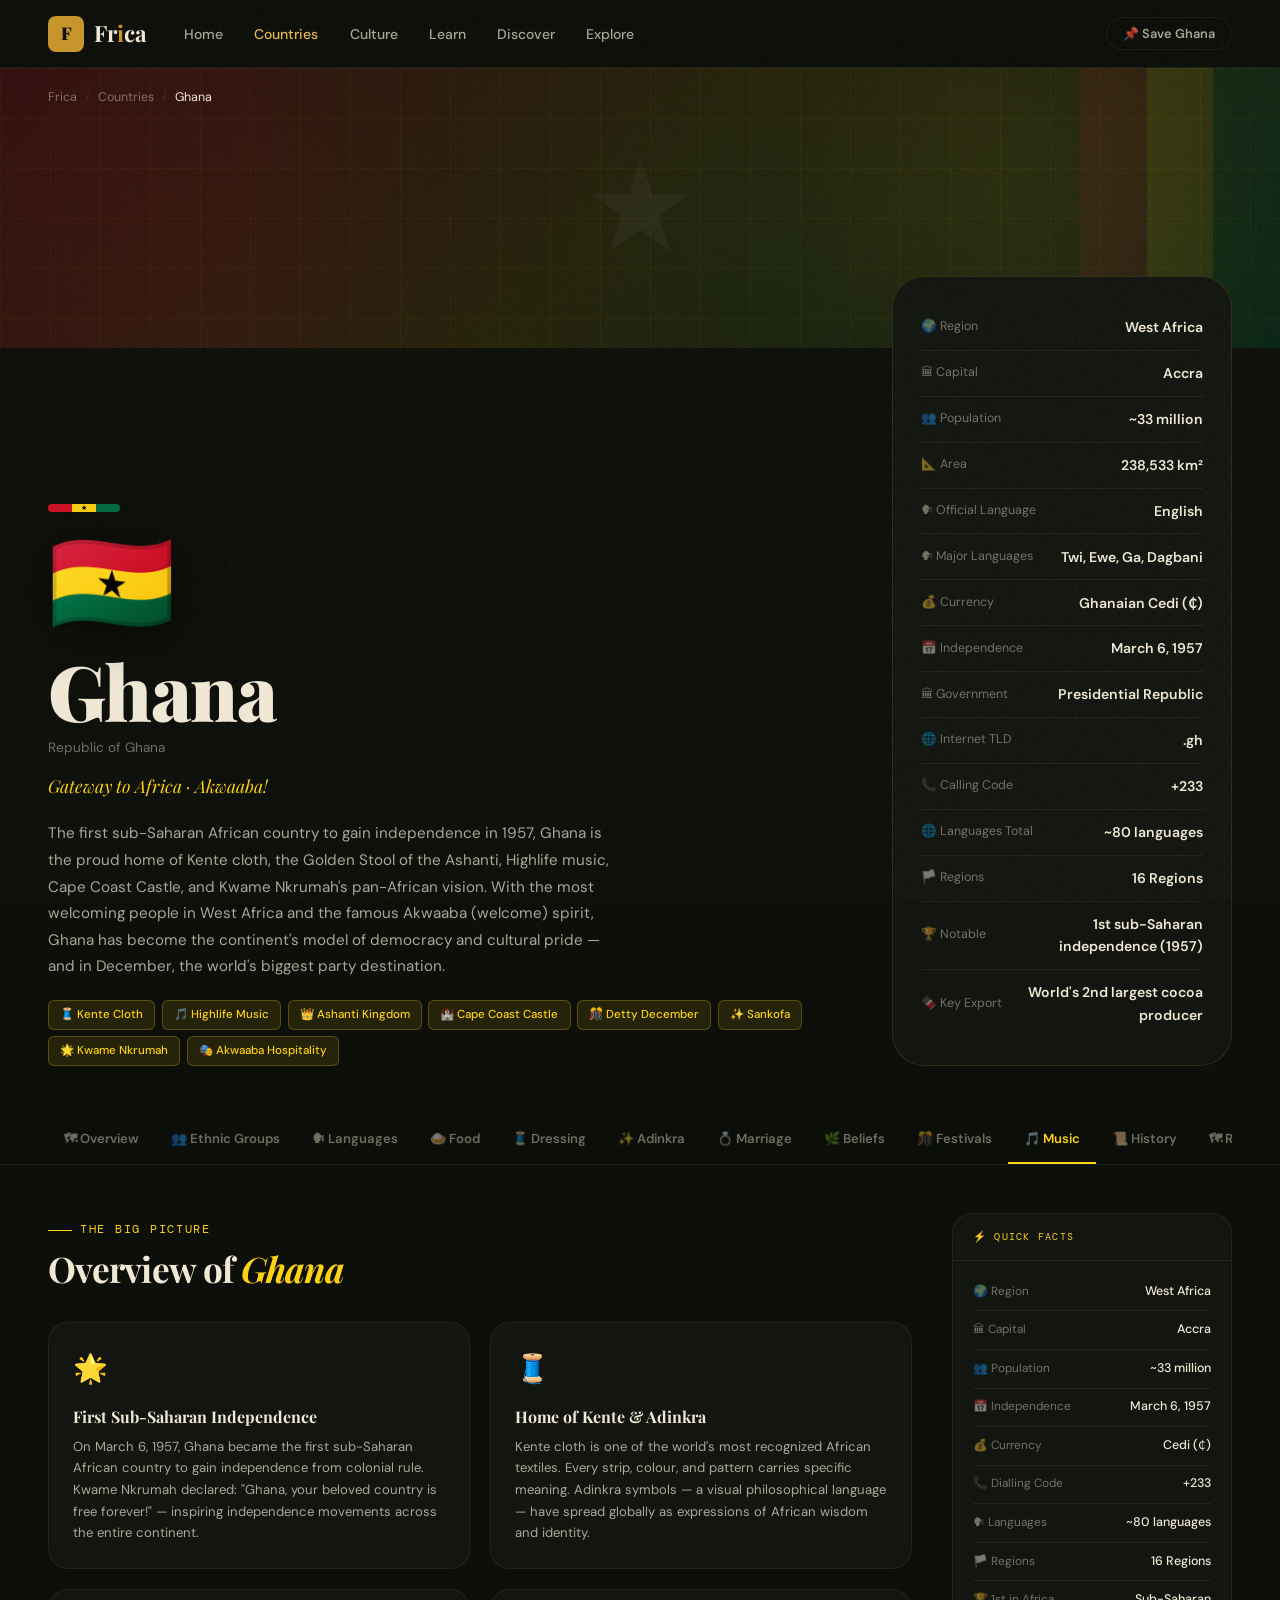
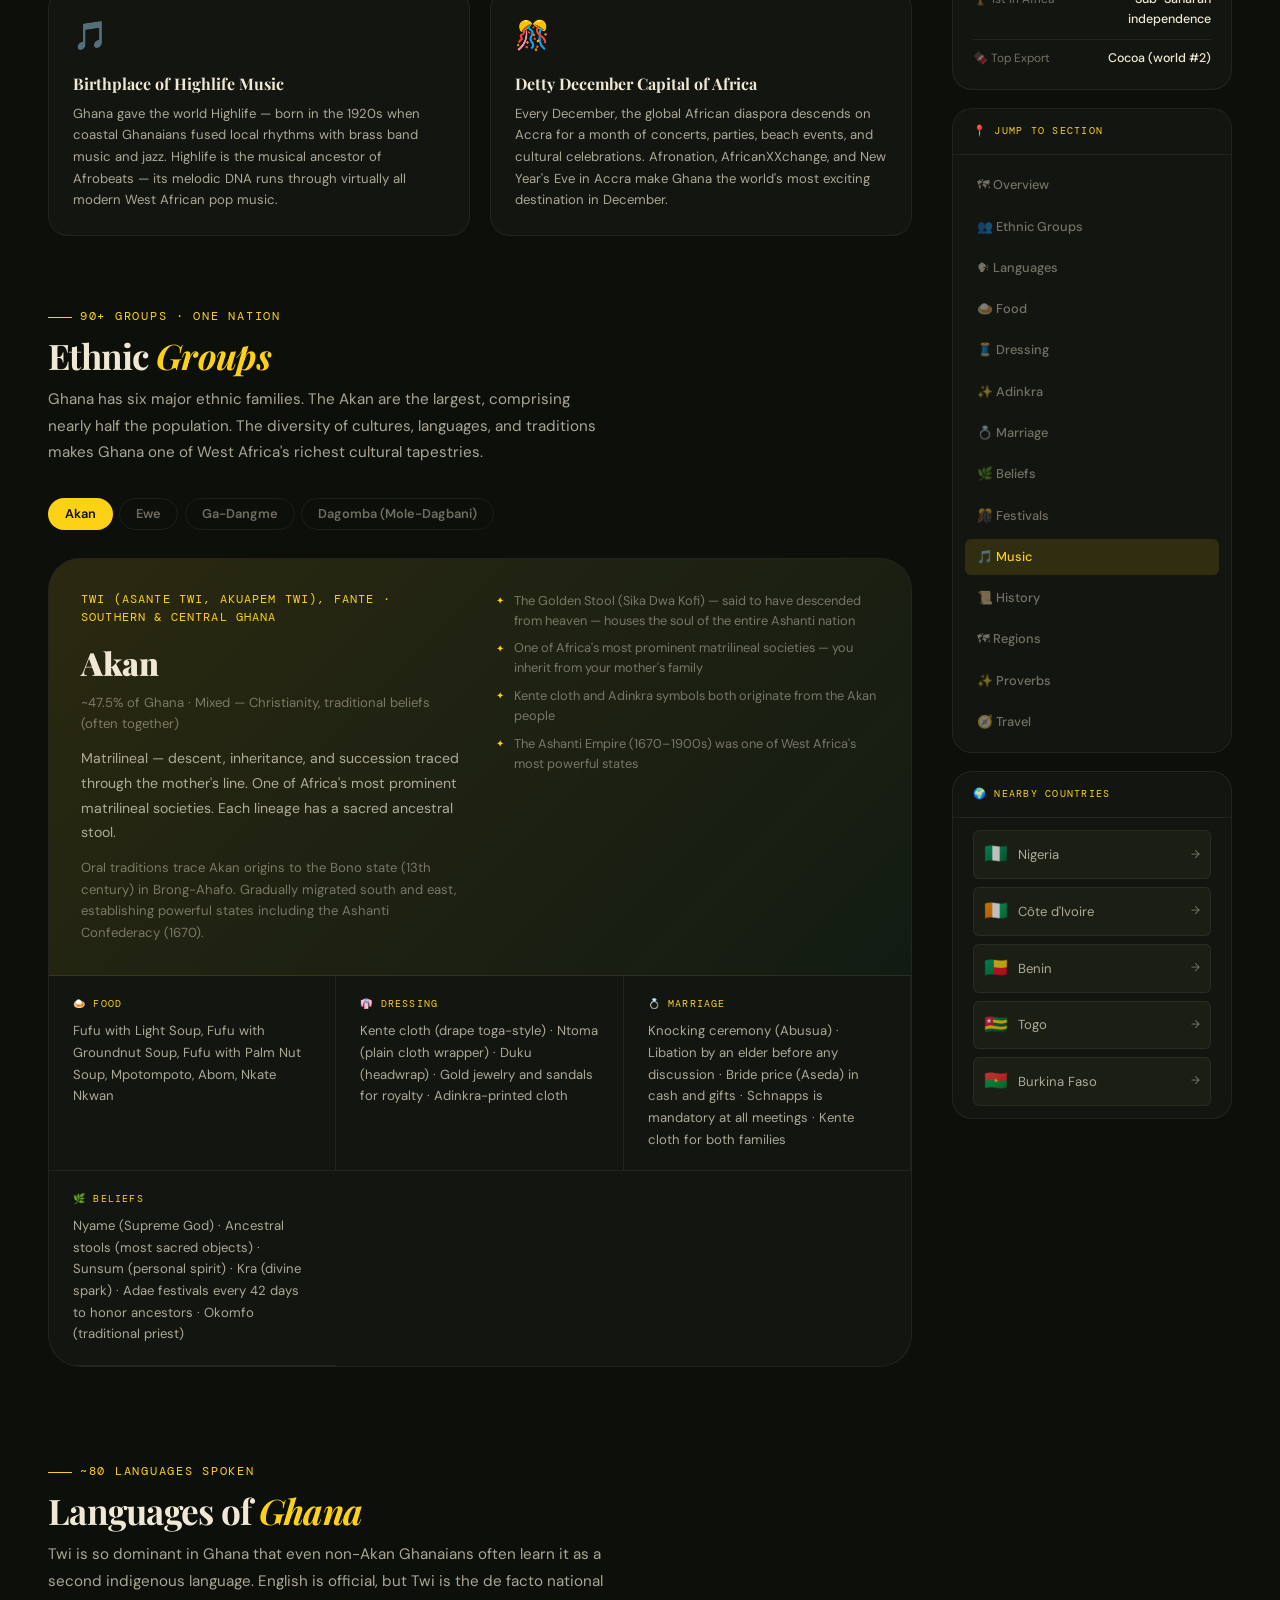
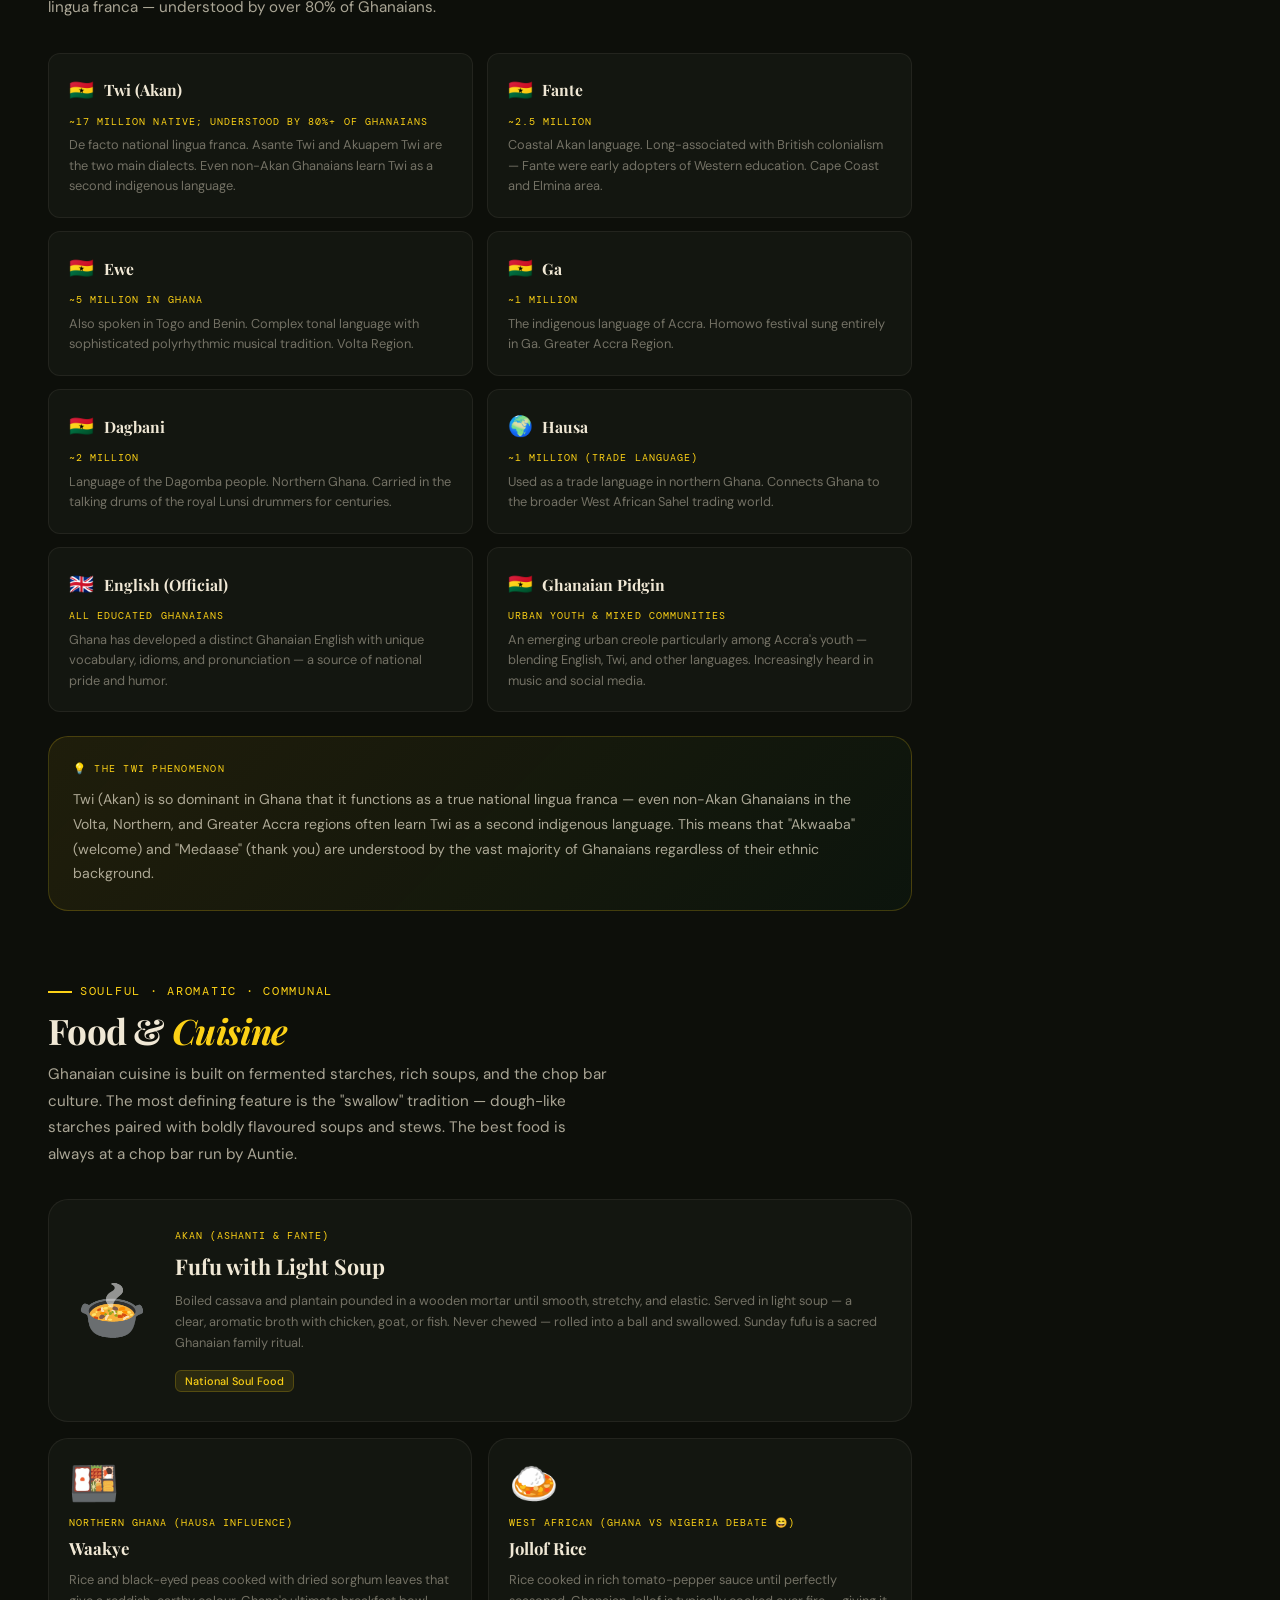
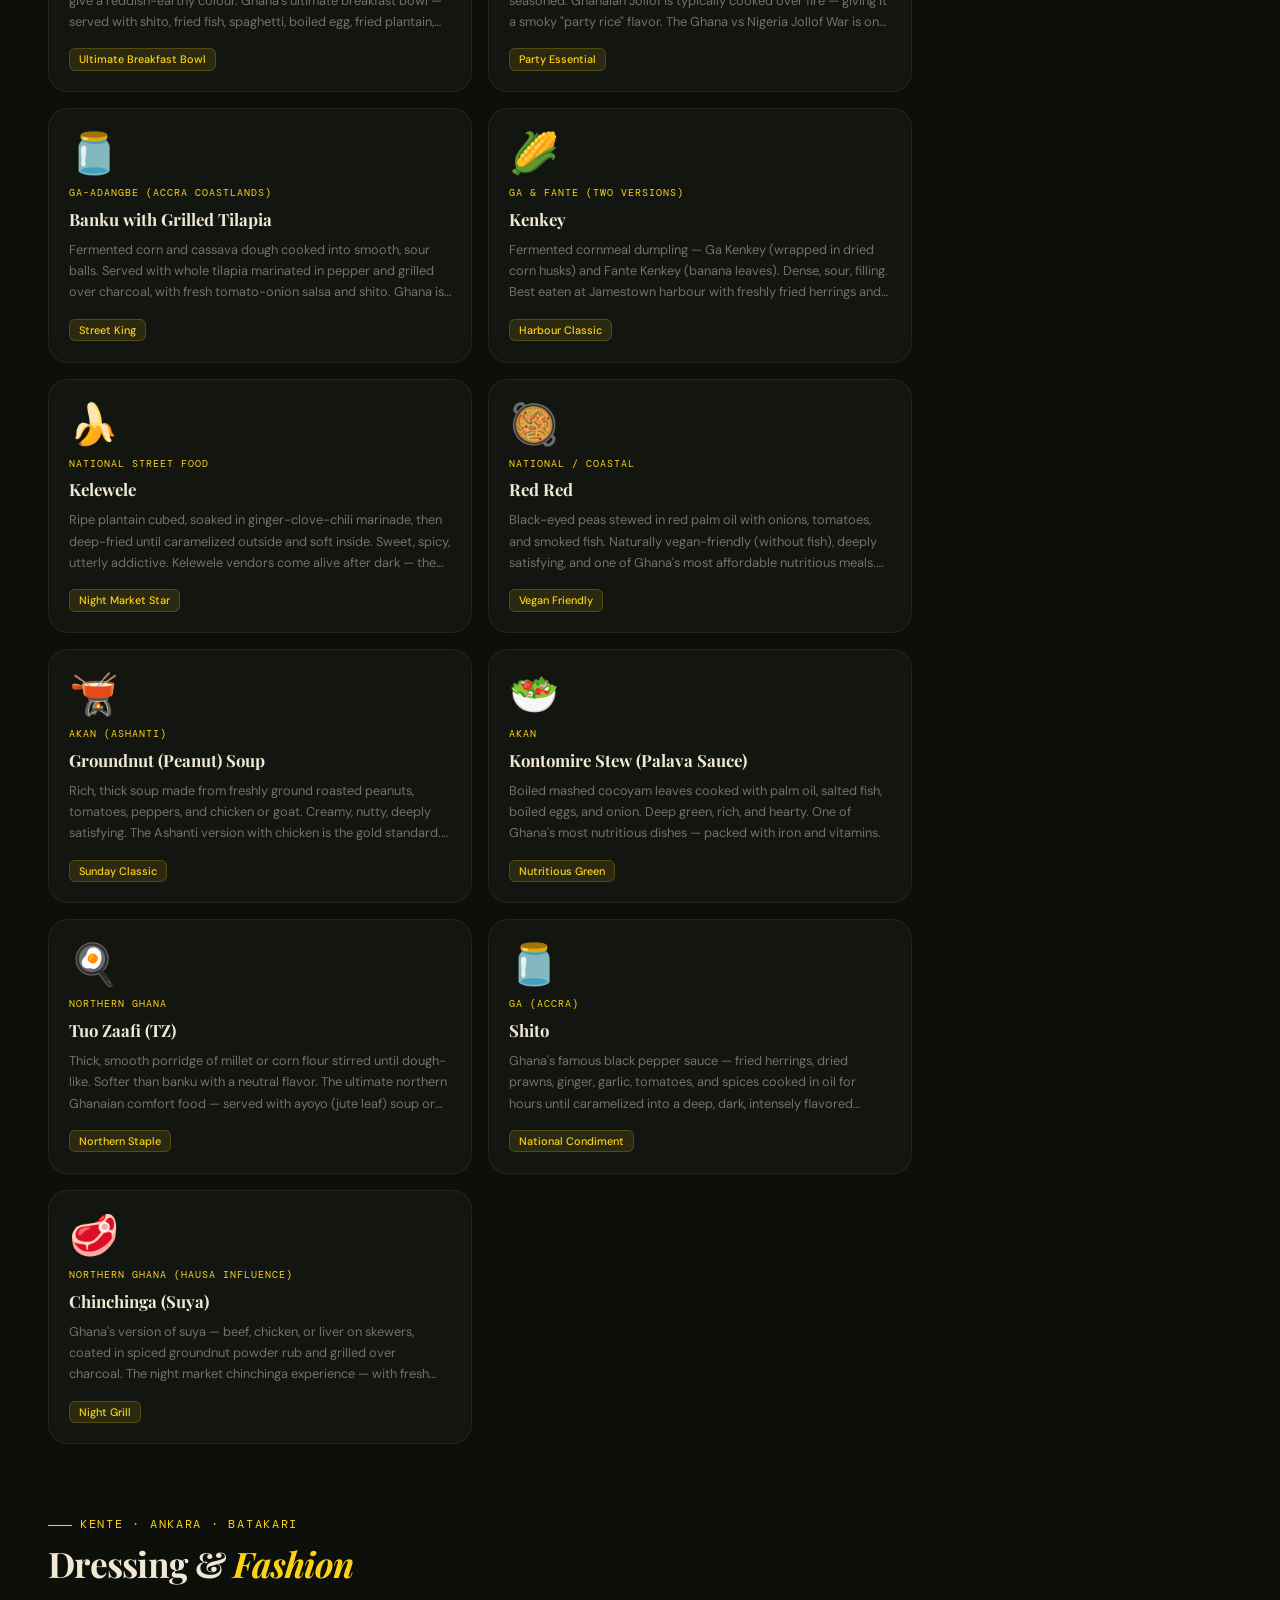
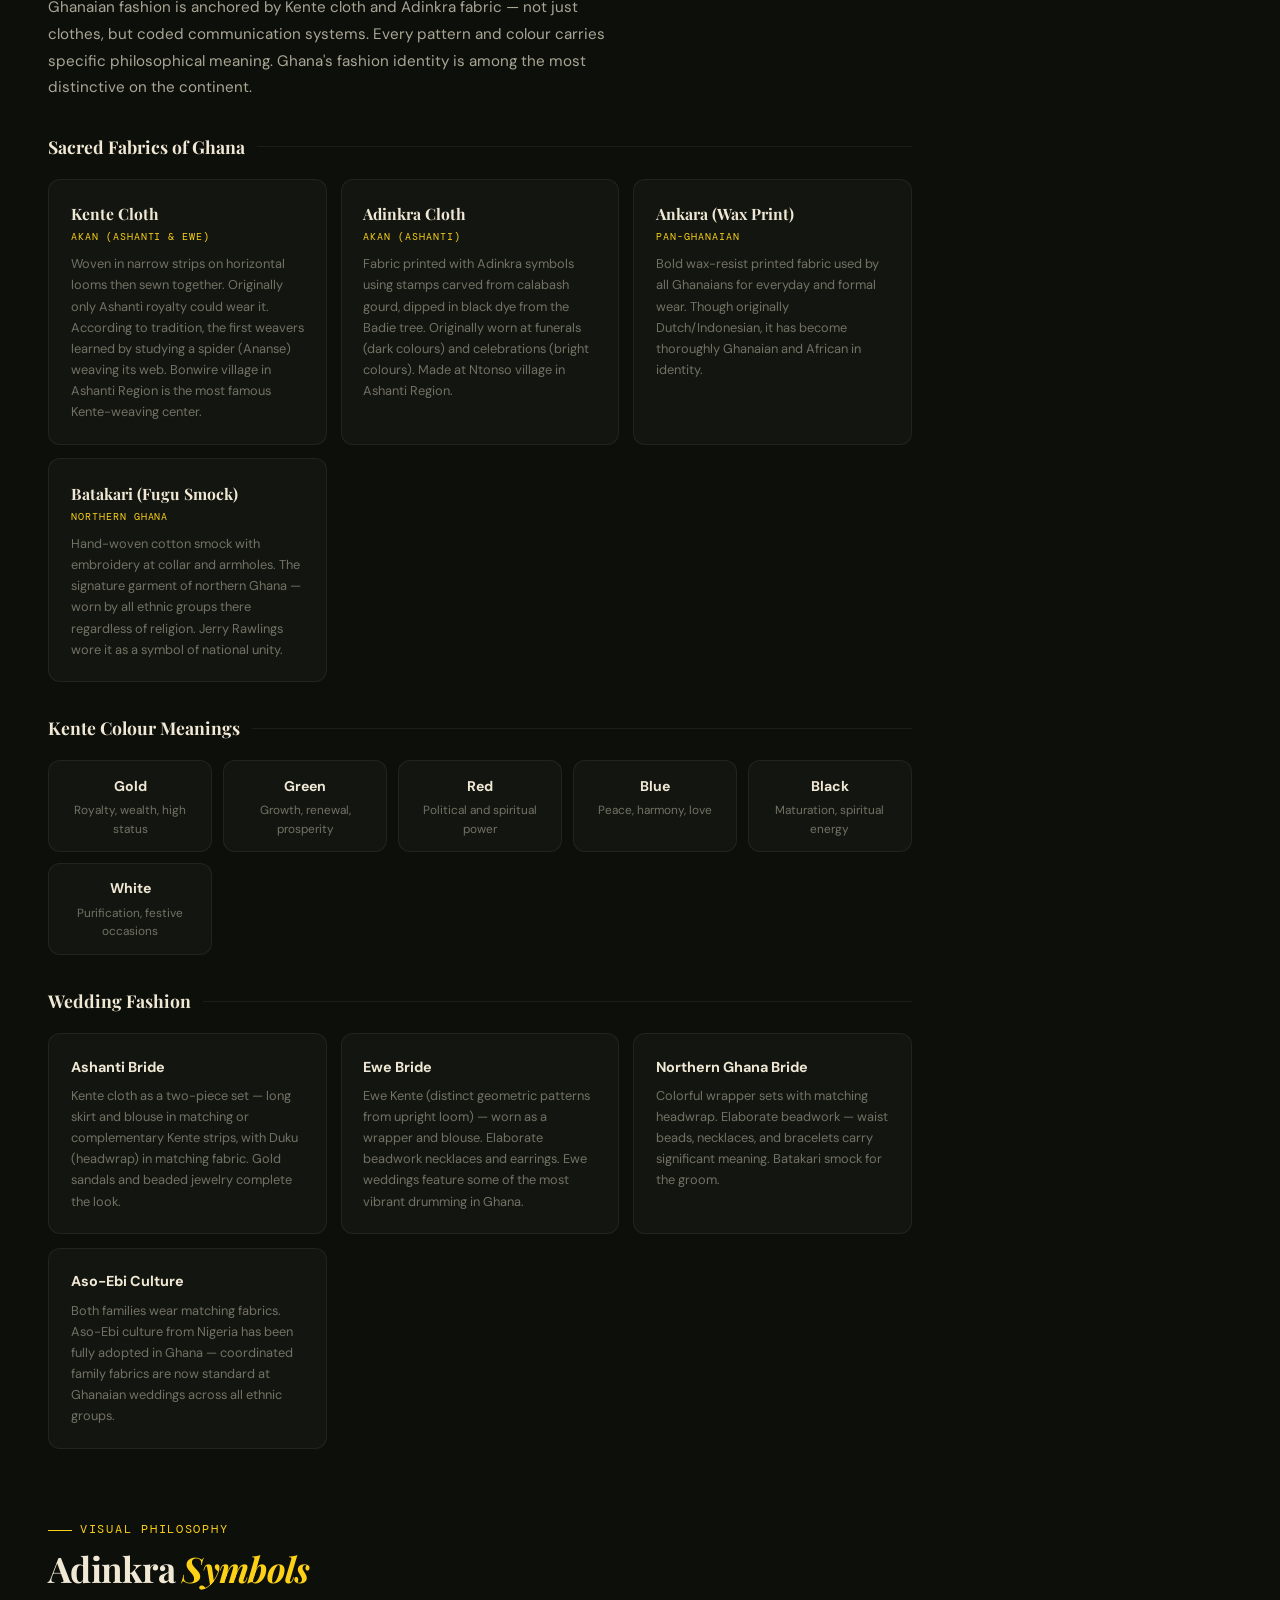
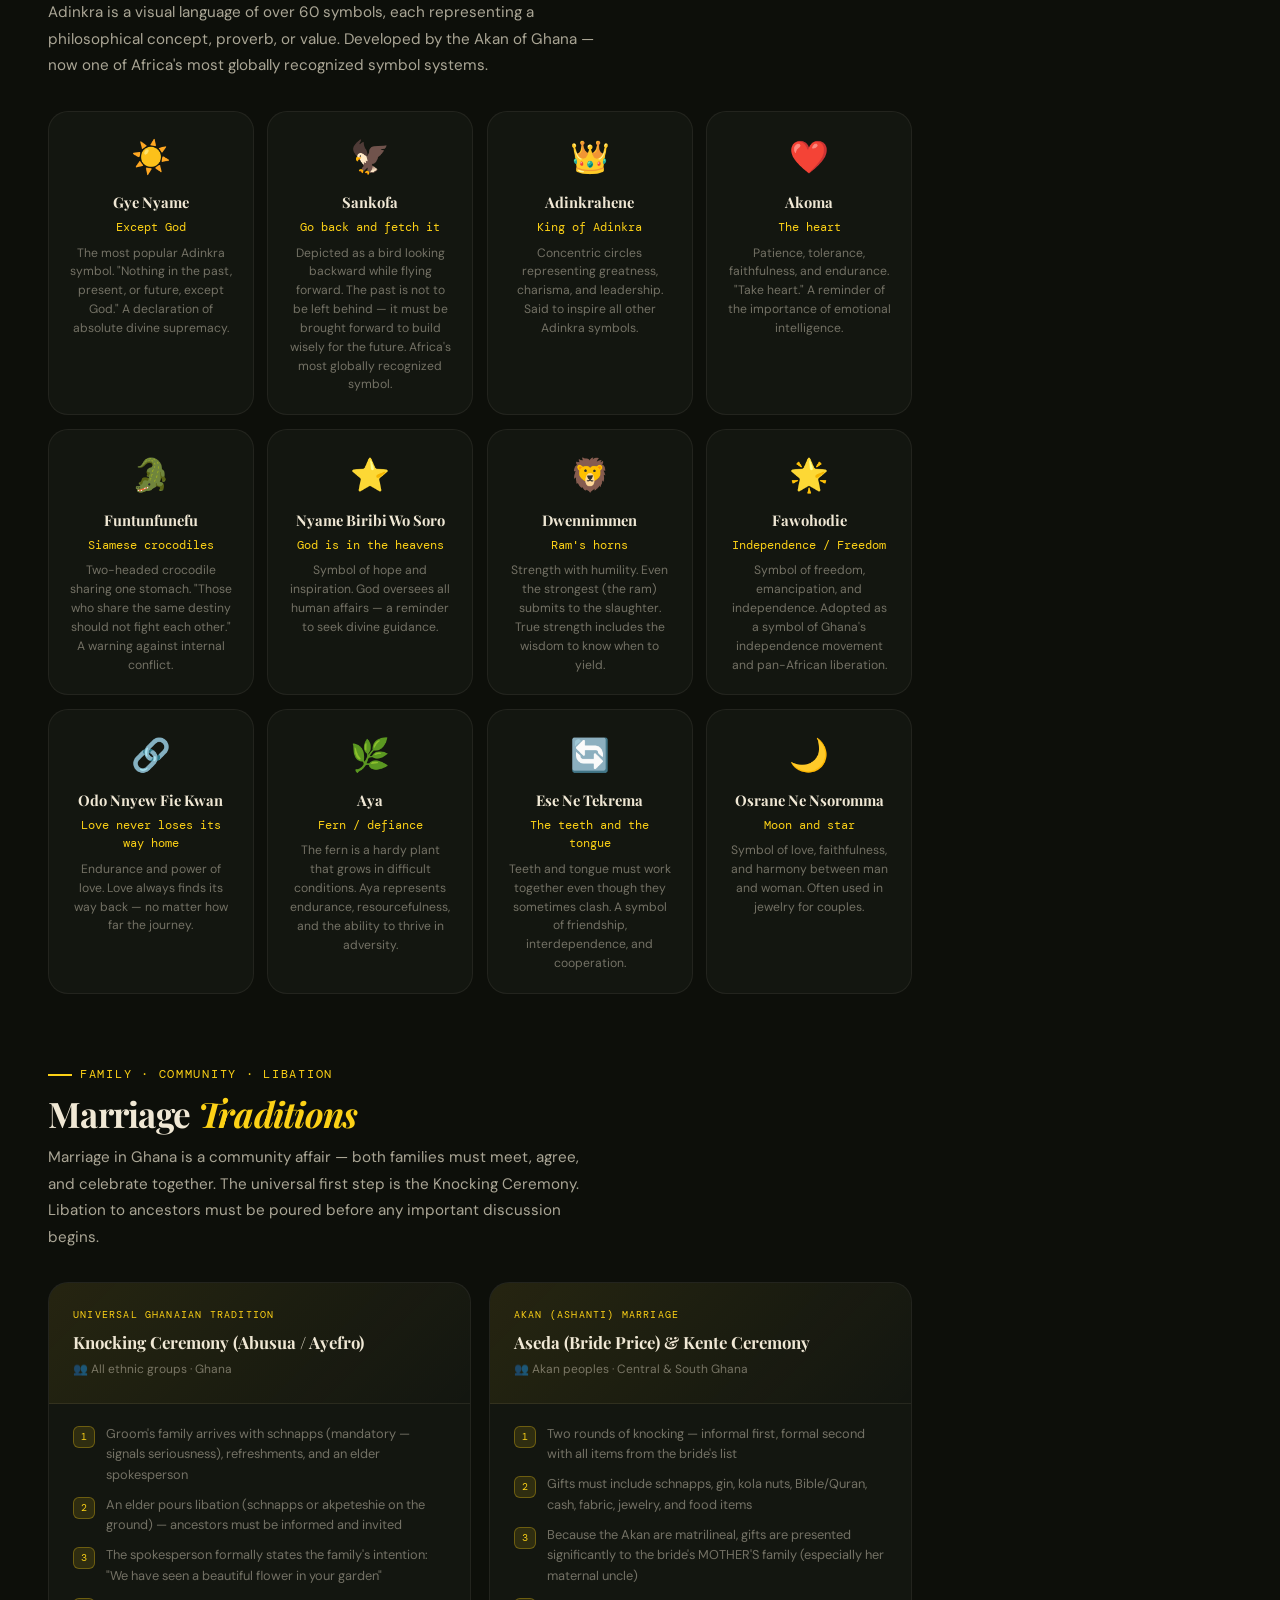
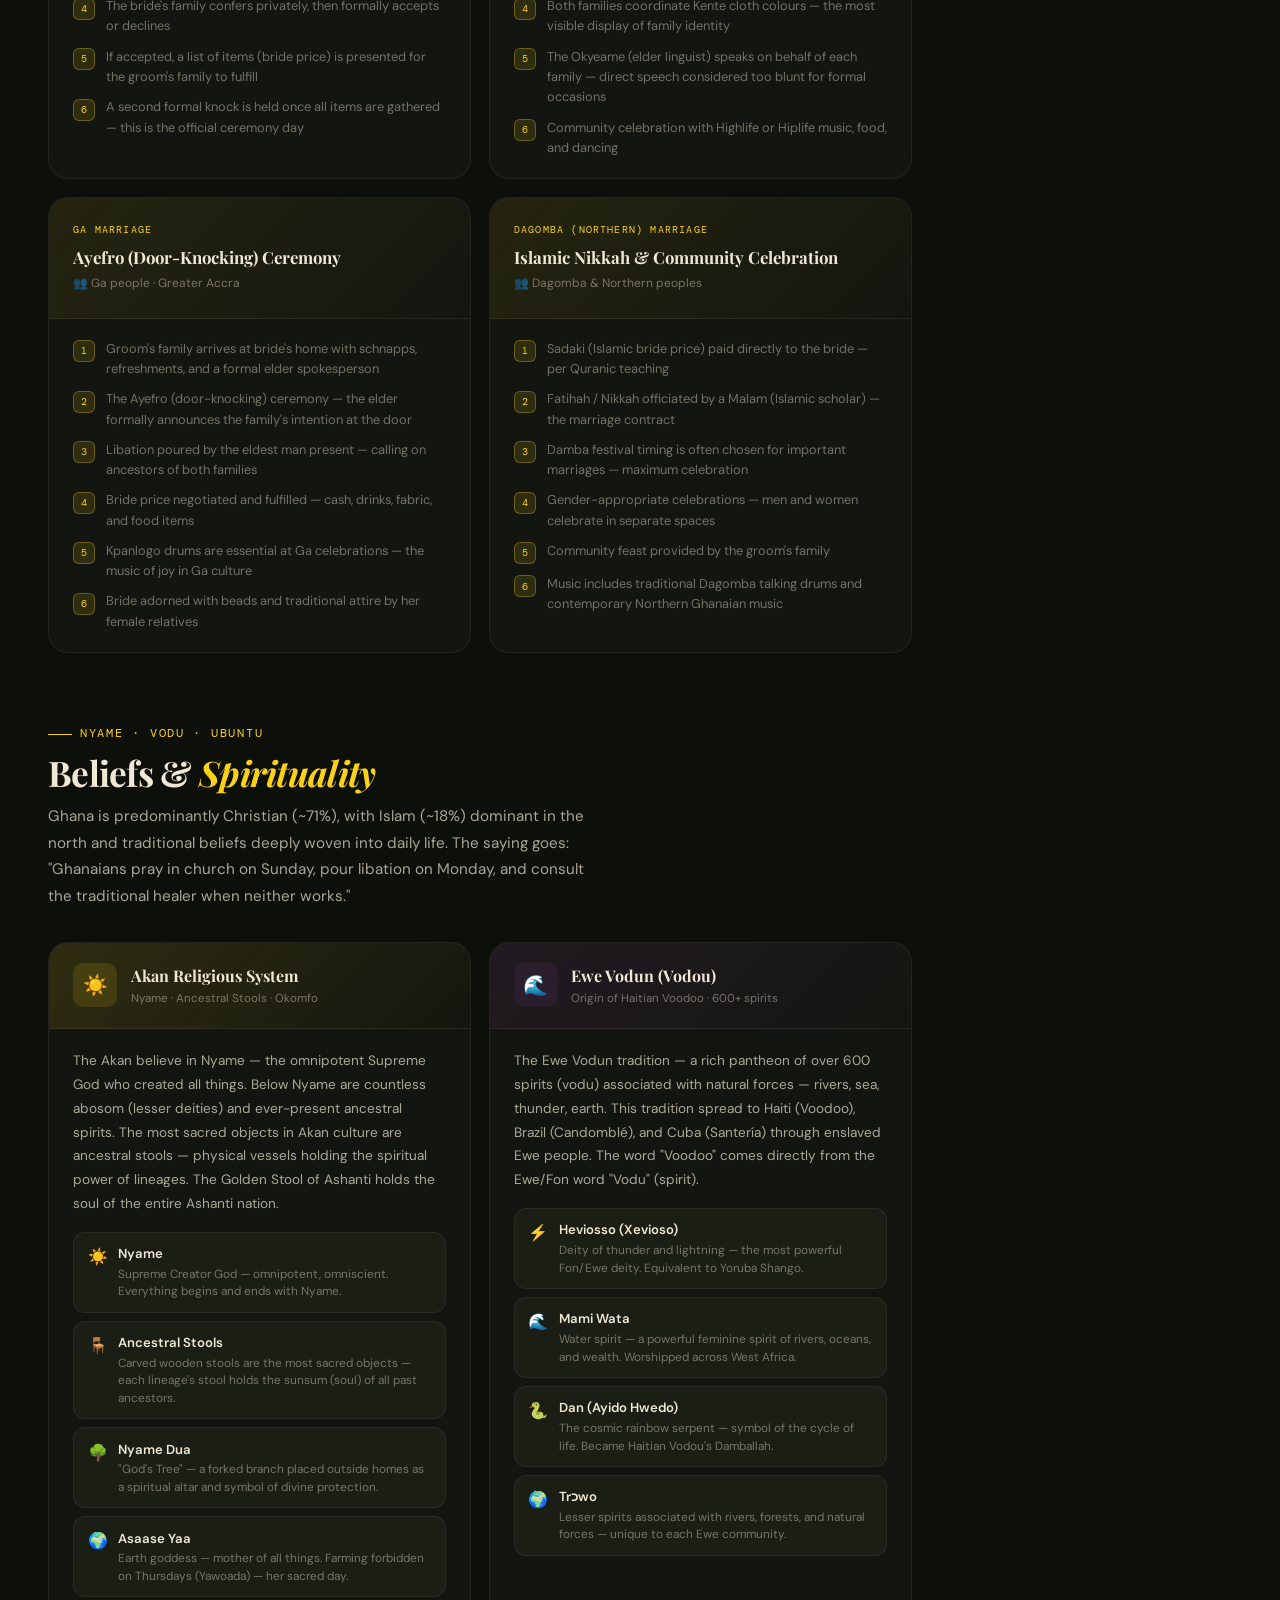
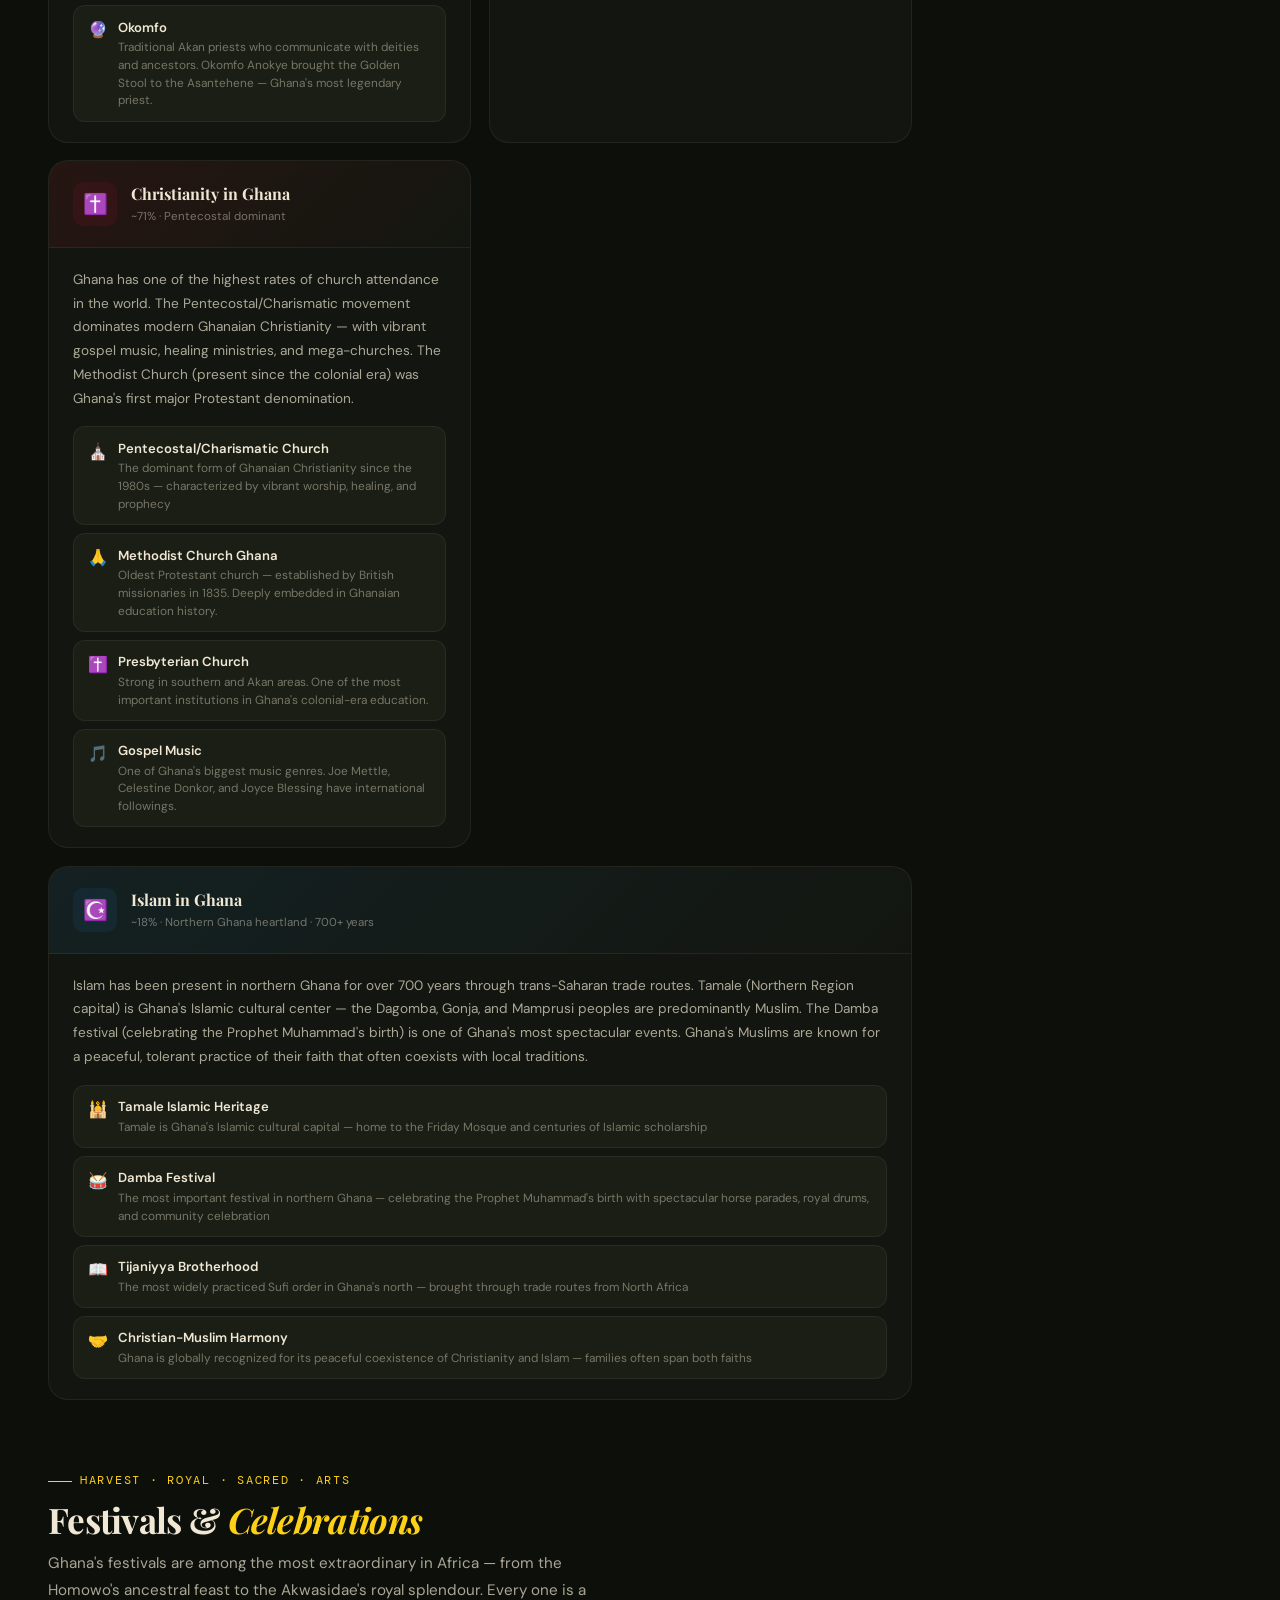
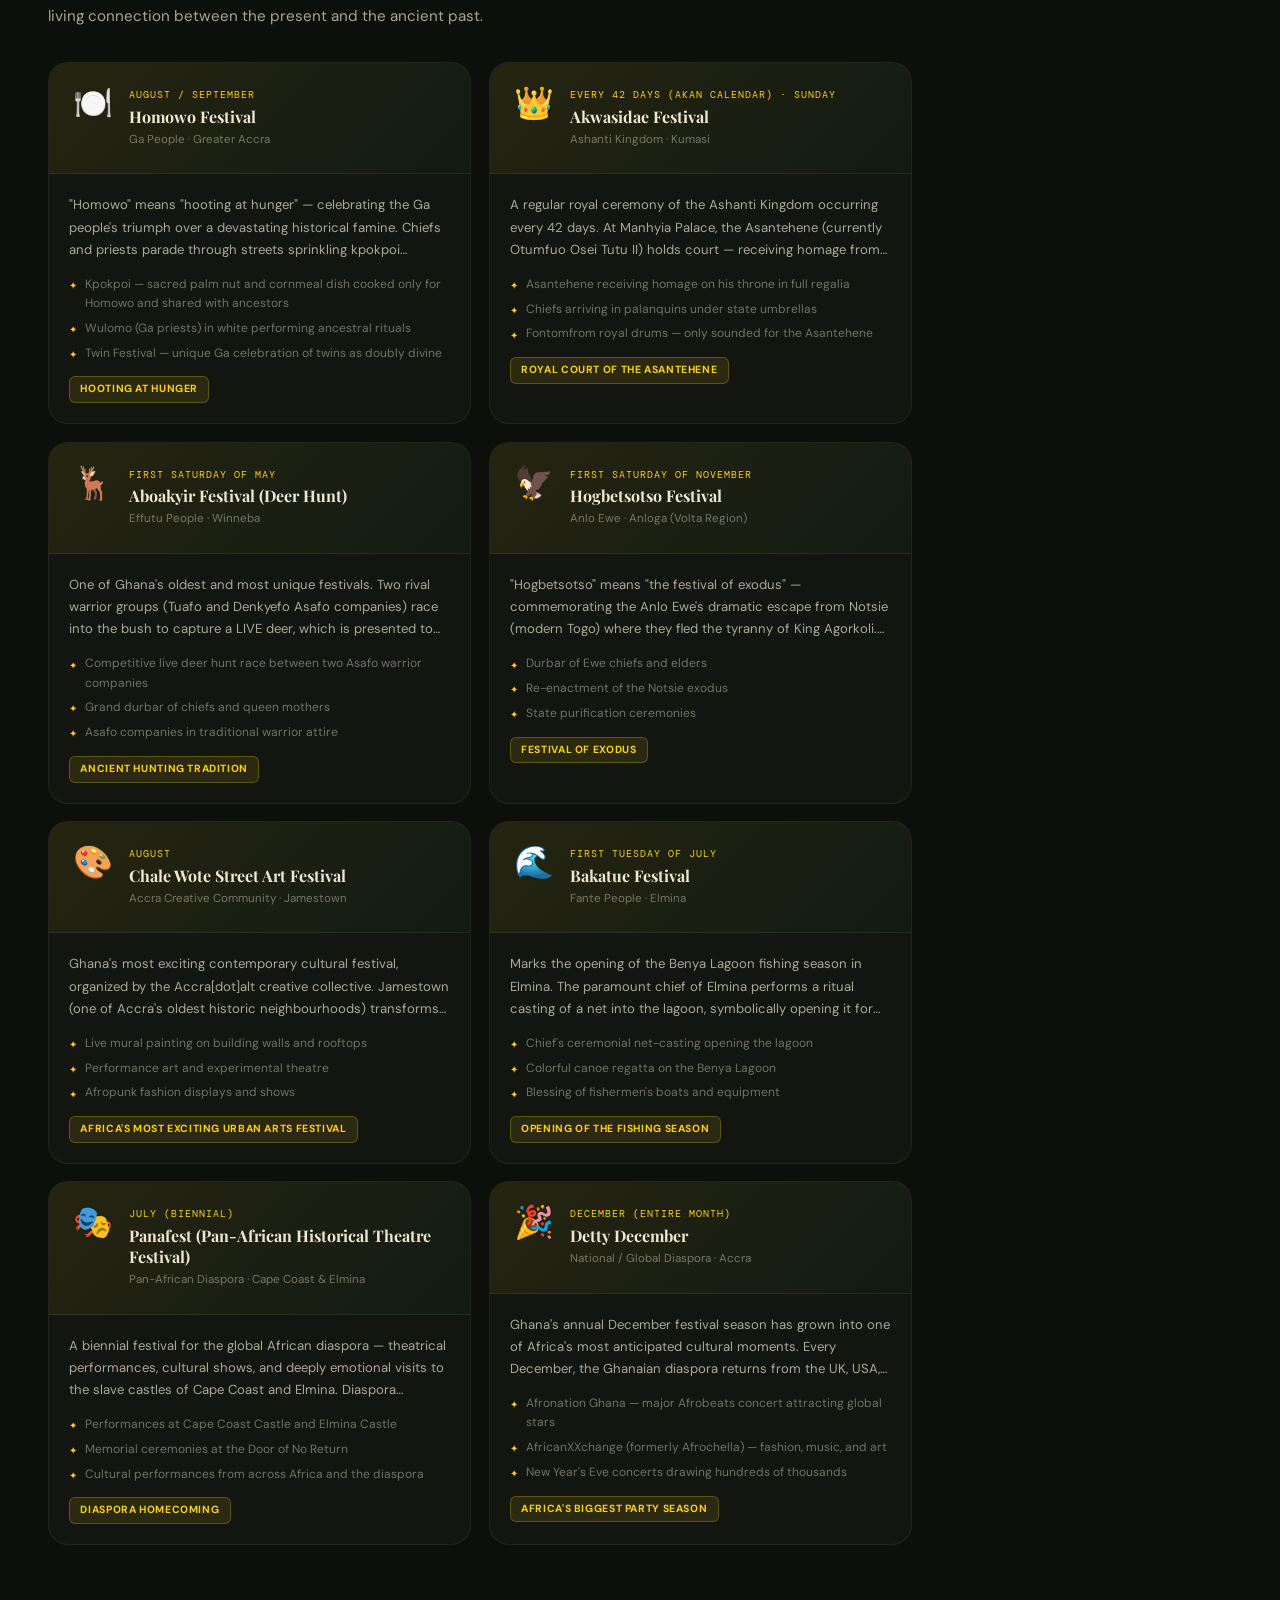
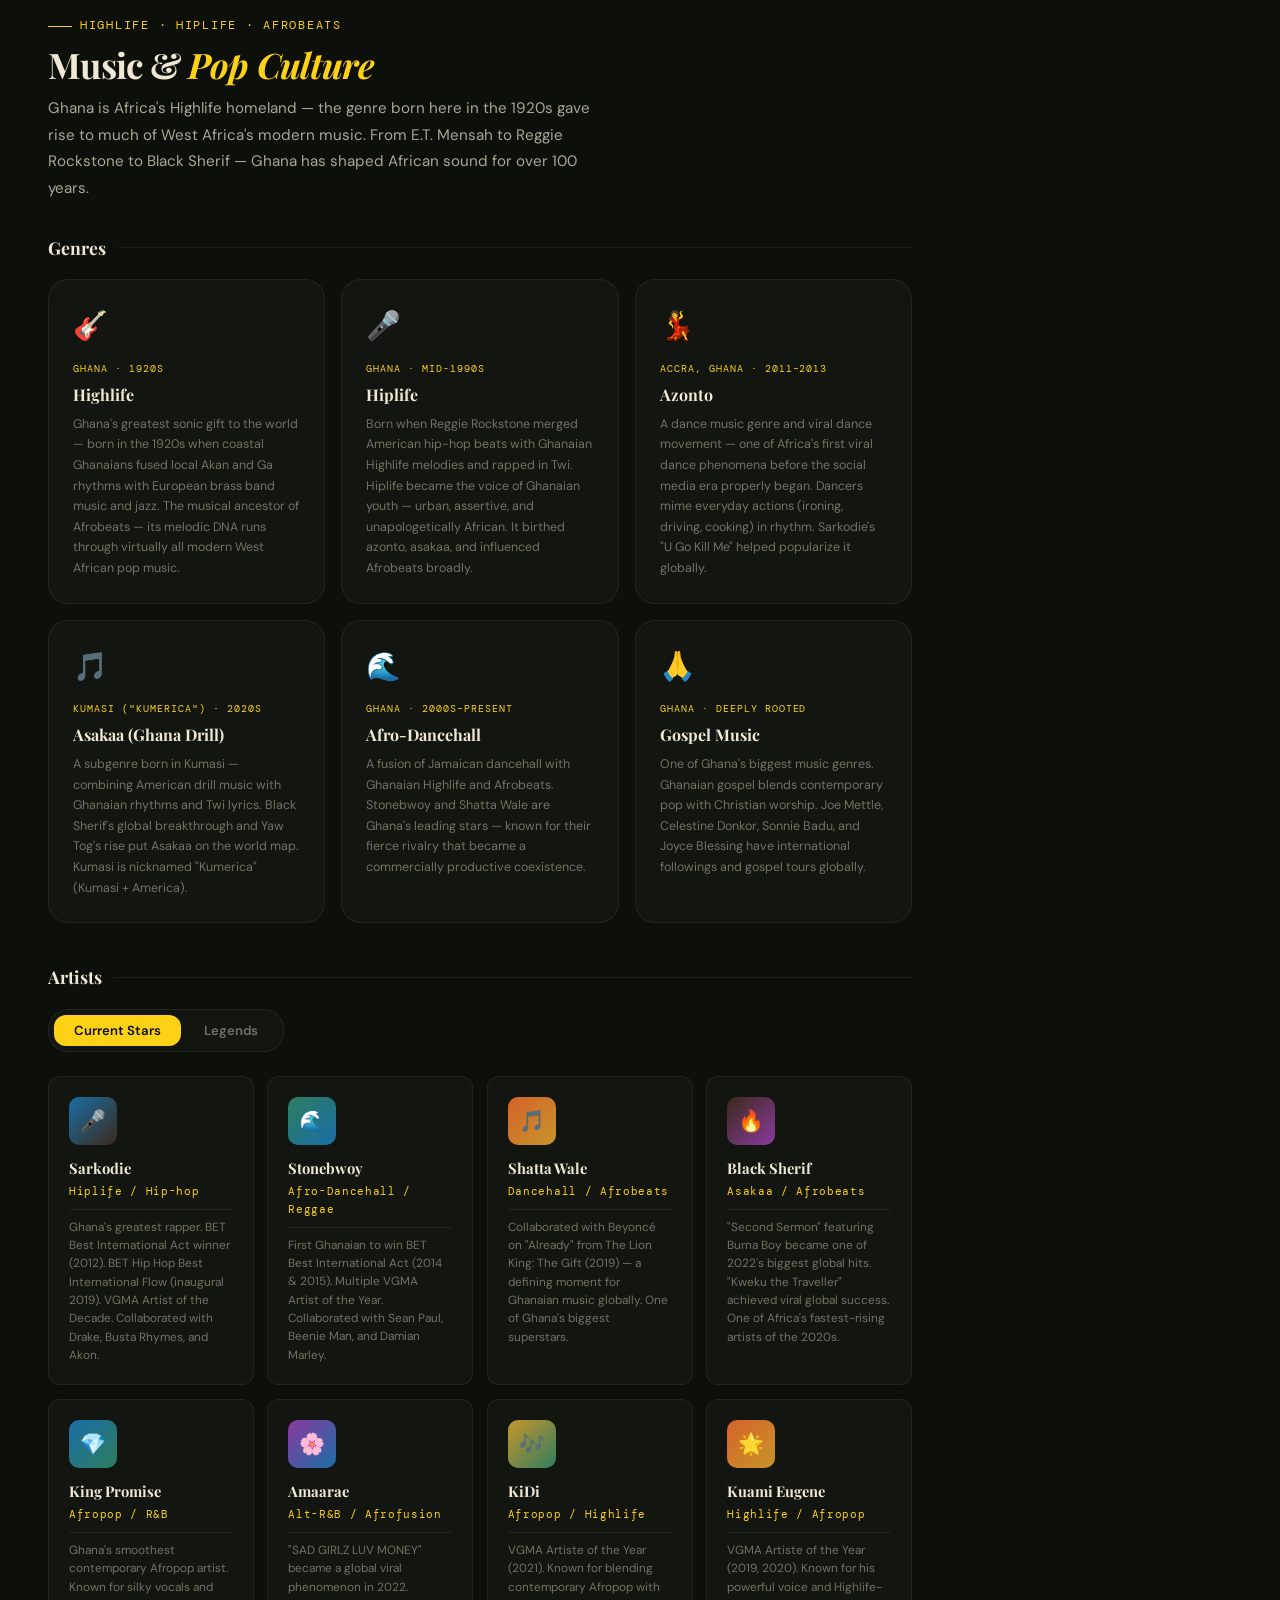
<file: pages/country/ghana.html>
<!DOCTYPE html>
<html lang="en">
<head>
  <meta charset="UTF-8" />
  <meta name="viewport" content="width=device-width, initial-scale=1.0" />
  <title>Ghana — Frica | Gateway to Africa</title>
  <meta name="description" content="Explore Ghana — first sub-Saharan country to gain independence. Kente cloth, Highlife music, Ashanti Kingdom, Cape Coast Castle, Detty December, and Akwaaba." />

  <link rel="preconnect" href="https://fonts.googleapis.com" />
  <link rel="preconnect" href="https://fonts.gstatic.com" crossorigin />
  <link href="https://fonts.googleapis.com/css2?family=Playfair+Display:ital,wght@0,700;0,900;1,700&family=DM+Sans:wght@300;400;500;600&family=DM+Mono:wght@400;500&display=swap" rel="stylesheet" />

  <style>
    :root {
      --bg:         #0d0f0a;
      --bg-card:    #131610;
      --bg-raise:   #1a1e14;
      --gold:       #c8952a;
      --gold-light: #e8b84b;
      --gold-dim:   rgba(200,149,42,0.13);
      --green:      #2a4a2e;
      --green-mid:  #3d6b43;
      --cream:      #f0e8d5;
      --text:       #e8e0cc;
      --text-muted: rgba(232,224,204,0.45);
      --text-soft:  rgba(232,224,204,0.72);
      --border:     rgba(200,149,42,0.18);
      --border-dim: rgba(232,224,204,0.07);
      --red:        #c0392b;
      /* Ghana flag colors */
      --gh-red:     #ce1126;
      --gh-gold:    #fcd116;
      --gh-green:   #006b3f;
      --gh-black:   #000000;
      --gh-accent:  #fcd116;
      --gh-dim:     rgba(252,209,22,0.12);
      --gh-green-dim: rgba(0,107,63,0.15);
      --radius-sm:  6px;
      --radius-md:  12px;
      --radius-lg:  20px;
      --radius-xl:  32px;
      --nav-h:      68px;
      --t:          0.28s;
    }

    *, *::before, *::after { box-sizing:border-box; margin:0; padding:0; }
    html { scroll-behavior:smooth; }
    body { background:var(--bg); color:var(--text); font-family:'DM Sans',sans-serif; font-weight:400; line-height:1.6; overflow-x:hidden; -webkit-font-smoothing:antialiased; }
    a { color:inherit; text-decoration:none; }
    button { cursor:pointer; border:none; background:none; font-family:inherit; }
    ul { list-style:none; }

    ::-webkit-scrollbar { width:5px; }
    ::-webkit-scrollbar-track { background:var(--bg); }
    ::-webkit-scrollbar-thumb { background:var(--gh-gold); border-radius:3px; }

    body::before { content:''; position:fixed; inset:0; background-image:url("data:image/svg+xml,%3Csvg viewBox='0 0 256 256' xmlns='http://www.w3.org/2000/svg'%3E%3Cfilter id='n'%3E%3CfeTurbulence type='fractalNoise' baseFrequency='0.9' numOctaves='4' stitchTiles='stitch'/%3E%3C/filter%3E%3Crect width='100%25' height='100%25' filter='url(%23n)' opacity='1'/%3E%3C/svg%3E"); opacity:0.03; pointer-events:none; z-index:9999; }

    /* ── NAV ─────────────────────────────────────────────────── */
    .nav { position:fixed; top:0; left:0; right:0; height:var(--nav-h); z-index:1000; background:rgba(13,15,10,0.94); backdrop-filter:blur(20px); border-bottom:1px solid var(--border-dim); display:flex; align-items:center; padding:0 clamp(1.25rem,4vw,3rem); transition:border-color var(--t); }
    .nav.scrolled { border-color:var(--border); }
    .nav-inner { width:100%; max-width:1400px; margin:0 auto; display:flex; align-items:center; gap:1.5rem; }
    .logo { display:flex; align-items:center; gap:.6rem; flex-shrink:0; }
    .logo-mark { width:36px; height:36px; background:var(--gold); border-radius:8px; display:grid; place-items:center; font-family:'Playfair Display',serif; font-weight:900; font-size:1.1rem; color:#0d0f0a; }
    .logo-text { font-family:'Playfair Display',serif; font-weight:700; font-size:1.4rem; color:var(--cream); }
    .logo-text span { color:var(--gold); }
    .nav-links { display:flex; align-items:center; gap:.25rem; flex:1; }
    .nav-links a { padding:.45rem .85rem; border-radius:var(--radius-sm); font-size:.875rem; font-weight:500; color:var(--text-soft); transition:color var(--t),background var(--t); }
    .nav-links a:hover { color:var(--cream); background:var(--border-dim); }
    .nav-links a.active { color:var(--gold-light); }
    .nav-right { display:flex; align-items:center; gap:.75rem; margin-left:auto; }
    .bookmark-btn { display:flex; align-items:center; gap:.5rem; padding:.45rem 1rem; border-radius:var(--radius-lg); border:1.5px solid var(--border-dim); font-size:.8rem; font-weight:600; color:var(--text-soft); transition:var(--t); }
    .bookmark-btn:hover, .bookmark-btn.saved { border-color:var(--gh-gold); color:var(--gh-gold); background:var(--gh-dim); }
    .hamburger { display:none; flex-direction:column; gap:5px; padding:8px; border-radius:var(--radius-sm); }
    .hamburger span { display:block; width:22px; height:2px; background:var(--text-soft); border-radius:2px; transition:var(--t); }
    .hamburger.open span:nth-child(1) { transform:rotate(45deg) translate(5px,5px); }
    .hamburger.open span:nth-child(2) { opacity:0; transform:scaleX(0); }
    .hamburger.open span:nth-child(3) { transform:rotate(-45deg) translate(5px,-5px); }
    .mobile-menu { display:none; position:fixed; top:var(--nav-h); left:0; right:0; background:rgba(13,15,10,0.97); backdrop-filter:blur(24px); border-bottom:1px solid var(--border); z-index:999; padding:1.5rem clamp(1.25rem,4vw,3rem); flex-direction:column; gap:.5rem; animation:slideDown .25s ease; }
    .mobile-menu.open { display:flex; }
    .mobile-menu a { padding:.75rem 1rem; border-radius:var(--radius-sm); font-size:1rem; font-weight:500; color:var(--text-soft); transition:var(--t); border-bottom:1px solid var(--border-dim); }
    .mobile-menu a:last-child { border-bottom:none; }
    .mobile-menu a:hover { color:var(--cream); background:var(--border-dim); }
    @keyframes slideDown { from{opacity:0;transform:translateY(-8px)} to{opacity:1;transform:translateY(0)} }

    /* ── HERO ─────────────────────────────────────────────────── */
    .country-hero { padding-top:var(--nav-h); position:relative; overflow:hidden; }

    .hero-bg-strip {
      height:280px; position:relative; overflow:hidden;
      background:linear-gradient(135deg,rgba(206,17,38,0.18),rgba(252,209,22,0.1),rgba(0,107,63,0.15));
    }
    .hero-bg-strip::before { content:''; position:absolute; inset:0; background-image:linear-gradient(rgba(252,209,22,.04) 1px,transparent 1px),linear-gradient(90deg,rgba(252,209,22,.04) 1px,transparent 1px); background-size:50px 50px; }

    /* Ghana flag stripe accent */
    .hero-flag-accent { position:absolute; top:0; right:0; bottom:0; width:200px; display:flex; opacity:.1; }
    .fs { flex:1; }
    .fs-r { background:var(--gh-red); }
    .fs-g { background:var(--gh-gold); }
    .fs-gr { background:var(--gh-green); }

    /* Black star watermark */
    .hero-star { position:absolute; top:50%; left:50%; transform:translate(-50%,-50%); font-size:8rem; opacity:.04; pointer-events:none; filter:grayscale(1); }

    .hero-orb { position:absolute; border-radius:50%; filter:blur(80px); pointer-events:none; }
    .orb1 { width:450px; height:450px; background:radial-gradient(circle,rgba(206,17,38,.25),transparent); top:-20%; left:-5%; opacity:.4; }
    .orb2 { width:400px; height:400px; background:radial-gradient(circle,rgba(252,209,22,.35),transparent); bottom:-20%; right:5%; opacity:.3; }
    .orb3 { width:300px; height:300px; background:radial-gradient(circle,rgba(0,107,63,.3),transparent); top:10%; right:30%; opacity:.3; }

    .hero-content { max-width:1400px; margin:0 auto; padding:clamp(2rem,4vw,3rem) clamp(1.25rem,4vw,3rem); position:relative; z-index:1; display:grid; grid-template-columns:1fr 340px; gap:2.5rem; align-items:end; margin-top:-120px; }

    .breadcrumb { position:absolute; top:calc(var(--nav-h) + 1.25rem); left:clamp(1.25rem,4vw,3rem); z-index:2; display:flex; align-items:center; gap:.5rem; font-size:.78rem; color:var(--text-muted); }
    .breadcrumb a { transition:color var(--t); }
    .breadcrumb a:hover { color:var(--gold-light); }
    .breadcrumb-sep { color:var(--border); }

    .country-flag-big { font-size:clamp(4rem,8vw,7rem); line-height:1; display:block; margin-bottom:1rem; filter:drop-shadow(0 8px 24px rgba(0,0,0,.5)); }
    .country-name { font-family:'Playfair Display',serif; font-weight:900; font-size:clamp(2.5rem,6vw,5rem); color:var(--cream); line-height:1.05; letter-spacing:-.02em; margin-bottom:.4rem; }
    .country-official { font-size:.85rem; color:var(--text-muted); margin-bottom:.85rem; }
    .country-tagline { font-family:'Playfair Display',serif; font-style:italic; font-size:1.1rem; color:var(--gh-gold); margin-bottom:1.25rem; }
    .country-desc { font-size:.95rem; color:var(--text-soft); line-height:1.75; max-width:580px; }

    /* Ghana flag badge */
    .gh-flag-badge { display:flex; height:8px; border-radius:4px; overflow:hidden; margin-bottom:1.25rem; width:72px; position:relative; }
    .gh-flag-badge .r { flex:1; background:var(--gh-red); }
    .gh-flag-badge .g { flex:1; background:var(--gh-gold); }
    .gh-flag-badge .gr { flex:1; background:var(--gh-green); }
    .gh-flag-badge::after { content:'★'; position:absolute; left:50%; top:50%; transform:translate(-50%,-50%); color:#000; font-size:.45rem; line-height:1; }

    .known-for { display:flex; flex-wrap:wrap; gap:.4rem; margin-top:1.25rem; }
    .known-tag { font-size:.72rem; font-weight:500; padding:.3rem .7rem; border-radius:var(--radius-sm); background:rgba(252,209,22,.1); border:1px solid rgba(252,209,22,.25); color:#fcd116; }

    /* Stats card */
    .hero-stats-card { background:var(--bg-card); border:1px solid var(--border); border-radius:var(--radius-xl); padding:1.75rem; }
    .stat-row { display:flex; justify-content:space-between; align-items:center; padding:.7rem 0; border-bottom:1px solid var(--border-dim); }
    .stat-row:last-child { border-bottom:none; }
    .stat-key { font-size:.78rem; color:var(--text-muted); }
    .stat-val { font-size:.88rem; color:var(--cream); font-weight:600; text-align:right; max-width:180px; }

    /* ── SECTION NAV ─────────────────────────────────────────── */
    .section-nav { position:sticky; top:var(--nav-h); z-index:100; background:rgba(13,15,10,0.96); backdrop-filter:blur(20px); border-bottom:1px solid var(--border-dim); padding:0 clamp(1.25rem,4vw,3rem); }
    .section-nav-inner { max-width:1400px; margin:0 auto; display:flex; overflow-x:auto; scrollbar-width:none; }
    .section-nav-inner::-webkit-scrollbar { display:none; }
    .sec-btn { display:flex; align-items:center; gap:.4rem; padding:0 1rem; height:50px; font-size:.82rem; font-weight:600; color:var(--text-muted); border-bottom:2.5px solid transparent; white-space:nowrap; transition:color var(--t),border-color var(--t); flex-shrink:0; }
    .sec-btn:hover { color:var(--cream); }
    .sec-btn.active { color:var(--gh-gold); border-color:var(--gh-gold); }

    /* ── MAIN LAYOUT ─────────────────────────────────────────── */
    .main-layout { max-width:1400px; margin:0 auto; padding:3rem clamp(1.25rem,4vw,3rem) 6rem; display:grid; grid-template-columns:1fr 280px; gap:2.5rem; align-items:start; }
    .sections { display:flex; flex-direction:column; gap:4rem; }
    .country-section { scroll-margin-top:calc(var(--nav-h) + 56px); }

    /* Section header */
    .sec-header { margin-bottom:2rem; }
    .sec-label { display:inline-flex; align-items:center; gap:.5rem; font-family:'DM Mono',monospace; font-size:.72rem; letter-spacing:.15em; text-transform:uppercase; color:var(--gh-gold); margin-bottom:.6rem; }
    .sec-label::before { content:''; display:block; width:24px; height:1.5px; background:var(--gh-gold); }
    .sec-title { font-family:'Playfair Display',serif; font-weight:700; font-size:clamp(1.5rem,3.5vw,2.2rem); color:var(--cream); line-height:1.15; letter-spacing:-.02em; }
    .sec-title em { font-style:italic; color:var(--gh-gold); }
    .sec-desc { font-size:.95rem; color:var(--text-soft); max-width:560px; line-height:1.75; margin-top:.6rem; }

    /* Sub-title */
    .sub-rule { font-family:'Playfair Display',serif; font-weight:700; font-size:1.1rem; color:var(--cream); display:flex; align-items:center; gap:.75rem; margin-bottom:1.1rem; margin-top:2rem; }
    .sub-rule::after { content:''; flex:1; height:1px; background:var(--border-dim); }

    /* ── ETHNIC GROUPS ───────────────────────────────────────── */
    .ethnic-tabs { display:flex; gap:.4rem; flex-wrap:wrap; margin-bottom:1.75rem; }
    .eth-tab { padding:.4rem 1rem; border-radius:var(--radius-xl); border:1px solid var(--border-dim); font-size:.8rem; font-weight:600; color:var(--text-muted); transition:var(--t); cursor:pointer; }
    .eth-tab:hover { color:var(--cream); border-color:var(--border); }
    .eth-tab.active { background:var(--gh-gold); color:#0d0f0a; border-color:transparent; }
    .ethnic-panel { display:none; animation:fadeUp .3s ease both; }
    .ethnic-panel.active { display:block; }
    @keyframes fadeUp { from{opacity:0;transform:translateY(12px)} to{opacity:1;transform:translateY(0)} }

    .ethnic-hero { background:var(--bg-card); border:1px solid var(--border-dim); border-radius:var(--radius-xl); overflow:hidden; margin-bottom:1.5rem; }
    .ethnic-hero-top { padding:2rem; background:linear-gradient(135deg,rgba(252,209,22,.1),rgba(0,107,63,.06)); border-bottom:1px solid var(--border-dim); display:grid; grid-template-columns:1fr 1fr; gap:2rem; }
    .ethnic-name { font-family:'Playfair Display',serif; font-weight:900; font-size:2rem; color:var(--cream); margin-bottom:.25rem; }
    .ethnic-lang { font-family:'DM Mono',monospace; font-size:.72rem; letter-spacing:.1em; text-transform:uppercase; color:var(--gh-gold); margin-bottom:.6rem; }
    .ethnic-pop { font-size:.82rem; color:var(--text-muted); margin-bottom:.75rem; }
    .ethnic-desc { font-size:.88rem; color:var(--text-soft); line-height:1.75; }
    .ethnic-facts { display:flex; flex-direction:column; gap:.5rem; }
    .ethnic-fact { display:flex; align-items:flex-start; gap:.6rem; font-size:.8rem; color:var(--text-muted); line-height:1.55; }
    .ethnic-fact::before { content:'✦'; color:var(--gh-gold); flex-shrink:0; font-size:.6rem; margin-top:.2rem; }
    .ethnic-hero-body { display:grid; grid-template-columns:repeat(auto-fill,minmax(min(220px,100%),1fr)); gap:0; }
    .ethnic-detail { padding:1.25rem 1.5rem; border-right:1px solid var(--border-dim); border-bottom:1px solid var(--border-dim); }
    .ethnic-detail:last-child { border-right:none; }
    .ethnic-detail-label { font-family:'DM Mono',monospace; font-size:.62rem; letter-spacing:.12em; text-transform:uppercase; color:var(--gh-gold); margin-bottom:.5rem; }
    .ethnic-detail-content { font-size:.82rem; color:var(--text-soft); line-height:1.65; }

    /* ── FOOD ─────────────────────────────────────────────────── */
    .food-grid { display:grid; grid-template-columns:repeat(auto-fill,minmax(min(280px,100%),1fr)); gap:1rem; }
    .food-card { background:var(--bg-card); border:1px solid var(--border-dim); border-radius:var(--radius-lg); overflow:hidden; transition:var(--t); cursor:pointer; }
    .food-card:hover { border-color:var(--border); transform:translateY(-2px); box-shadow:0 12px 30px rgba(0,0,0,.4); }
    .food-card.featured { grid-column:span 2; display:grid; grid-template-columns:auto 1fr; }
    .food-emoji { font-size:2.5rem; padding:1.5rem 1.25rem .75rem; display:block; line-height:1; }
    .food-card.featured .food-emoji { font-size:3.5rem; padding:1.75rem; align-self:center; }
    .food-body { padding:0 1.25rem 1.25rem; }
    .food-card.featured .food-body { padding:1.75rem 1.75rem 1.75rem 0; }
    .food-origin { font-family:'DM Mono',monospace; font-size:.62rem; letter-spacing:.1em; text-transform:uppercase; color:var(--gh-gold); margin-bottom:.3rem; }
    .food-name { font-family:'Playfair Display',serif; font-weight:700; font-size:1.05rem; color:var(--cream); margin-bottom:.4rem; }
    .food-card.featured .food-name { font-size:1.35rem; }
    .food-desc { font-size:.8rem; color:var(--text-muted); line-height:1.65; margin-bottom:.85rem; display:-webkit-box; -webkit-line-clamp:3; -webkit-box-orient:vertical; overflow:hidden; }
    .food-card.featured .food-desc { -webkit-line-clamp:4; }
    .food-tag { font-size:.68rem; font-weight:500; padding:.2rem .55rem; border-radius:var(--radius-sm); background:rgba(252,209,22,.1); color:var(--gh-gold); border:1px solid rgba(252,209,22,.2); }

    /* ── MARRIAGE ─────────────────────────────────────────────── */
    .marriage-grid { display:grid; grid-template-columns:repeat(auto-fill,minmax(min(320px,100%),1fr)); gap:1.1rem; }
    .marriage-card { background:var(--bg-card); border:1px solid var(--border-dim); border-radius:var(--radius-lg); overflow:hidden; transition:var(--t); }
    .marriage-card:hover { border-color:var(--border); }
    .marriage-top { padding:1.5rem; border-bottom:1px solid var(--border-dim); background:linear-gradient(135deg,rgba(252,209,22,.08),transparent); }
    .marriage-type { font-family:'DM Mono',monospace; font-size:.62rem; letter-spacing:.12em; text-transform:uppercase; color:var(--gh-gold); margin-bottom:.35rem; }
    .marriage-name { font-family:'Playfair Display',serif; font-weight:700; font-size:1.05rem; color:var(--cream); margin-bottom:.25rem; }
    .marriage-group { font-size:.75rem; color:var(--text-muted); }
    .marriage-body { padding:1.25rem 1.5rem; }
    .marriage-steps { display:flex; flex-direction:column; gap:.6rem; }
    .marriage-step { display:flex; align-items:flex-start; gap:.7rem; }
    .step-n { width:22px; height:22px; border-radius:6px; background:rgba(252,209,22,.12); border:1px solid rgba(252,209,22,.3); display:grid; place-items:center; font-family:'DM Mono',monospace; font-size:.62rem; color:var(--gh-gold); flex-shrink:0; margin-top:.1rem; }
    .step-text { font-size:.8rem; color:var(--text-muted); line-height:1.6; }

    /* ── BELIEFS ─────────────────────────────────────────────── */
    .beliefs-layout { display:grid; grid-template-columns:1fr 1fr; gap:1.1rem; }
    .belief-card { background:var(--bg-card); border:1px solid var(--border-dim); border-radius:var(--radius-lg); overflow:hidden; transition:var(--t); }
    .belief-card:hover { border-color:var(--border); }
    .belief-card.wide { grid-column:span 2; }
    .belief-header { padding:1.25rem 1.5rem; border-bottom:1px solid var(--border-dim); display:flex; align-items:center; gap:.85rem; background:linear-gradient(135deg,var(--bh-bg,rgba(252,209,22,.08)),transparent); }
    .belief-icon { width:44px; height:44px; border-radius:10px; background:var(--bh-bg,rgba(252,209,22,.12)); display:grid; place-items:center; font-size:1.25rem; flex-shrink:0; }
    .belief-title { font-family:'Playfair Display',serif; font-weight:700; font-size:1rem; color:var(--cream); }
    .belief-sub { font-size:.72rem; color:var(--text-muted); margin-top:.1rem; }
    .belief-body { padding:1.25rem 1.5rem; }
    .belief-text { font-size:.85rem; color:var(--text-soft); line-height:1.75; margin-bottom:1rem; }
    .deity-list { display:flex; flex-direction:column; gap:.5rem; }
    .deity-item { display:flex; align-items:flex-start; gap:.65rem; padding:.65rem .85rem; background:var(--bg-raise); border:1px solid var(--border-dim); border-radius:var(--radius-md); }
    .deity-emoji { font-size:1rem; flex-shrink:0; margin-top:.05rem; }
    .deity-name { font-weight:600; font-size:.82rem; color:var(--cream); }
    .deity-role { font-size:.74rem; color:var(--text-muted); margin-top:.1rem; line-height:1.5; }

    /* ── FESTIVALS ───────────────────────────────────────────── */
    .festivals-grid { display:grid; grid-template-columns:repeat(auto-fill,minmax(min(320px,100%),1fr)); gap:1.1rem; }
    .festival-card { background:var(--bg-card); border:1px solid var(--border-dim); border-radius:var(--radius-lg); overflow:hidden; transition:var(--t); cursor:pointer; }
    .festival-card:hover { border-color:var(--border); transform:translateY(-2px); box-shadow:0 12px 30px rgba(0,0,0,.4); }
    .festival-top { padding:1.5rem; border-bottom:1px solid var(--border-dim); background:linear-gradient(135deg,rgba(252,209,22,.08),rgba(0,107,63,.05)); display:flex; gap:1rem; align-items:flex-start; }
    .festival-emoji { font-size:2rem; flex-shrink:0; line-height:1; }
    .festival-when { font-family:'DM Mono',monospace; font-size:.62rem; letter-spacing:.1em; text-transform:uppercase; color:var(--gh-gold); margin-bottom:.25rem; }
    .festival-name { font-family:'Playfair Display',serif; font-weight:700; font-size:1rem; color:var(--cream); margin-bottom:.2rem; line-height:1.3; }
    .festival-group { font-size:.72rem; color:var(--text-muted); }
    .festival-body { padding:1.25rem; }
    .festival-desc { font-size:.82rem; color:var(--text-soft); line-height:1.7; margin-bottom:.85rem; display:-webkit-box; -webkit-line-clamp:3; -webkit-box-orient:vertical; overflow:hidden; }
    .festival-highlights { display:flex; flex-direction:column; gap:.35rem; }
    .festival-hl { display:flex; align-items:flex-start; gap:.5rem; font-size:.75rem; color:var(--text-muted); }
    .festival-hl::before { content:'✦'; color:var(--gh-gold); flex-shrink:0; font-size:.6rem; margin-top:.2rem; }
    .festival-badge { display:inline-block; margin-top:.85rem; padding:.25rem .65rem; border-radius:var(--radius-sm); font-size:.65rem; font-weight:700; text-transform:uppercase; letter-spacing:.06em; background:rgba(252,209,22,.1); color:var(--gh-gold); border:1px solid rgba(252,209,22,.25); }

    /* ── MUSIC ───────────────────────────────────────────────── */
    .music-toggle { display:flex; background:var(--bg-card); border:1px solid var(--border-dim); border-radius:var(--radius-lg); padding:.3rem; gap:.2rem; width:fit-content; margin-bottom:1.5rem; }
    .music-toggle-btn { padding:.45rem 1.25rem; border-radius:var(--radius-md); font-size:.82rem; font-weight:600; color:var(--text-muted); transition:var(--t); }
    .music-toggle-btn.active { background:var(--gh-gold); color:#0d0f0a; }
    .genre-grid { display:grid; grid-template-columns:repeat(auto-fill,minmax(min(240px,100%),1fr)); gap:1rem; }
    .genre-card { background:var(--bg-card); border:1px solid var(--border-dim); border-radius:var(--radius-lg); padding:1.5rem; transition:var(--t); }
    .genre-card:hover { border-color:var(--border); background:var(--bg-raise); }
    .genre-icon { font-size:1.75rem; display:block; margin-bottom:.75rem; }
    .genre-origin { font-family:'DM Mono',monospace; font-size:.62rem; letter-spacing:.1em; text-transform:uppercase; color:var(--gh-gold); margin-bottom:.3rem; }
    .genre-name { font-family:'Playfair Display',serif; font-weight:700; font-size:1rem; color:var(--cream); margin-bottom:.4rem; }
    .genre-desc { font-size:.78rem; color:var(--text-muted); line-height:1.65; }
    .artists-grid { display:grid; grid-template-columns:repeat(auto-fill,minmax(min(200px,100%),1fr)); gap:.85rem; }
    .artist-card { background:var(--bg-card); border:1px solid var(--border-dim); border-radius:var(--radius-md); padding:1.25rem; transition:var(--t); }
    .artist-card:hover { border-color:var(--border); background:var(--bg-raise); }
    .artist-avatar { width:48px; height:48px; border-radius:10px; background:linear-gradient(135deg,var(--av1,var(--gh-gold)),var(--av2,var(--gh-green))); display:grid; place-items:center; font-size:1.3rem; margin-bottom:.75rem; }
    .artist-name { font-family:'Playfair Display',serif; font-weight:700; font-size:.92rem; color:var(--cream); margin-bottom:.15rem; }
    .artist-genre { font-size:.7rem; color:var(--gh-gold); font-family:'DM Mono',monospace; letter-spacing:.06em; margin-bottom:.4rem; }
    .artist-note { font-size:.74rem; color:var(--text-muted); line-height:1.55; padding-top:.5rem; border-top:1px solid var(--border-dim); margin-top:.5rem; }

    /* ── HISTORY TIMELINE ────────────────────────────────────── */
    .timeline { position:relative; padding-left:2rem; }
    .timeline::before { content:''; position:absolute; left:.6rem; top:.5rem; bottom:.5rem; width:1.5px; background:linear-gradient(to bottom,var(--gh-red),var(--gh-gold),var(--gh-green),transparent); }
    .timeline-item { position:relative; margin-bottom:2rem; }
    .timeline-dot { position:absolute; left:-1.55rem; top:.35rem; width:12px; height:12px; border-radius:50%; background:var(--gh-gold); border:2px solid var(--bg); box-shadow:0 0 0 3px rgba(252,209,22,.2); }
    .timeline-period { font-family:'DM Mono',monospace; font-size:.68rem; letter-spacing:.1em; text-transform:uppercase; color:var(--gh-gold); margin-bottom:.3rem; }
    .timeline-event { font-family:'Playfair Display',serif; font-weight:700; font-size:1rem; color:var(--cream); margin-bottom:.4rem; }
    .timeline-desc { font-size:.84rem; color:var(--text-soft); line-height:1.7; }

    /* ── REGIONS ─────────────────────────────────────────────── */
    .regions-grid { display:grid; grid-template-columns:repeat(auto-fill,minmax(min(280px,100%),1fr)); gap:1rem; }
    .region-card { background:var(--bg-card); border:1px solid var(--border-dim); border-radius:var(--radius-lg); padding:1.35rem; transition:var(--t); }
    .region-card:hover { border-color:var(--border); background:var(--bg-raise); }
    .region-name { font-family:'Playfair Display',serif; font-weight:700; font-size:1rem; color:var(--cream); margin-bottom:.2rem; }
    .region-capital { font-family:'DM Mono',monospace; font-size:.65rem; letter-spacing:.08em; color:var(--gh-gold); margin-bottom:.5rem; }
    .region-note { font-size:.8rem; color:var(--text-muted); line-height:1.6; }
    .region-zone { font-size:.68rem; padding:.2rem .55rem; border-radius:var(--radius-sm); background:var(--gh-dim); color:var(--gh-gold); border:1px solid rgba(252,209,22,.2); display:inline-block; margin-bottom:.5rem; }

    /* ── PROVERBS ─────────────────────────────────────────────── */
    .proverbs-grid { display:grid; grid-template-columns:repeat(auto-fill,minmax(min(300px,100%),1fr)); gap:1rem; }
    .proverb-card { background:var(--bg-card); border:1px solid var(--border-dim); border-radius:var(--radius-lg); padding:1.75rem; transition:var(--t); position:relative; overflow:hidden; }
    .proverb-card::before { content:'"'; position:absolute; top:-1rem; left:.75rem; font-family:'Playfair Display',serif; font-size:8rem; color:rgba(252,209,22,.05); line-height:1; pointer-events:none; }
    .proverb-card:hover { border-color:var(--border); transform:translateY(-2px); }
    .proverb-lang { font-family:'DM Mono',monospace; font-size:.62rem; letter-spacing:.12em; text-transform:uppercase; color:var(--gh-gold); margin-bottom:.6rem; }
    .proverb-text { font-family:'Playfair Display',serif; font-style:italic; font-size:1rem; color:var(--cream); line-height:1.55; margin-bottom:.85rem; }
    .proverb-meaning { font-size:.8rem; color:var(--text-soft); line-height:1.65; padding-top:.75rem; border-top:1px solid var(--border-dim); }
    .proverb-lesson { margin-top:.5rem; font-size:.75rem; color:var(--text-muted); display:flex; align-items:flex-start; gap:.4rem; line-height:1.55; }
    .proverb-lesson::before { content:'💡'; flex-shrink:0; }

    /* ── TRAVEL ───────────────────────────────────────────────── */
    .travel-grid { display:grid; grid-template-columns:repeat(auto-fill,minmax(min(300px,100%),1fr)); gap:1.1rem; }
    .travel-card { background:var(--bg-card); border:1px solid var(--border-dim); border-radius:var(--radius-lg); overflow:hidden; transition:var(--t); cursor:pointer; }
    .travel-card:hover { border-color:var(--border); transform:translateY(-2px); box-shadow:0 12px 30px rgba(0,0,0,.4); }
    .travel-card.featured { grid-column:span 2; display:grid; grid-template-columns:1fr 1fr; }
    .travel-visual { padding:1.75rem; background:linear-gradient(135deg,rgba(252,209,22,.1),rgba(0,107,63,.08)); border-bottom:1px solid var(--border-dim); }
    .travel-card.featured .travel-visual { border-bottom:none; border-right:1px solid var(--border-dim); }
    .travel-emoji { font-size:2.5rem; display:block; margin-bottom:.75rem; }
    .travel-type { font-family:'DM Mono',monospace; font-size:.62rem; letter-spacing:.1em; text-transform:uppercase; color:var(--gh-gold); margin-bottom:.3rem; }
    .travel-name { font-family:'Playfair Display',serif; font-weight:700; font-size:1.1rem; color:var(--cream); margin-bottom:.25rem; }
    .travel-region { font-size:.72rem; color:var(--text-muted); }
    .travel-body { padding:1.25rem; }
    .travel-desc { font-size:.82rem; color:var(--text-soft); line-height:1.7; margin-bottom:.85rem; }
    .travel-tips { display:flex; flex-direction:column; gap:.35rem; }
    .travel-tip { font-size:.75rem; color:var(--text-muted); display:flex; align-items:flex-start; gap:.4rem; }
    .travel-tip::before { content:'→'; color:var(--gh-gold); flex-shrink:0; }
    .tips-row { display:grid; grid-template-columns:1fr 1fr; gap:1rem; margin-top:2rem; }
    .tips-card { background:var(--bg-card); border:1px solid var(--border-dim); border-radius:var(--radius-lg); padding:1.5rem; }
    .tips-card-title { font-family:'DM Mono',monospace; font-size:.65rem; letter-spacing:.12em; text-transform:uppercase; color:var(--gold); margin-bottom:1rem; }
    .tips-list { display:flex; flex-direction:column; gap:.6rem; }
    .tips-item { font-size:.82rem; color:var(--text-soft); display:flex; align-items:flex-start; gap:.5rem; line-height:1.6; }
    .tips-item::before { content:'💡'; flex-shrink:0; }

    /* ── ADINKRA SYMBOLS ─────────────────────────────────────── */
    .adinkra-grid { display:grid; grid-template-columns:repeat(auto-fill,minmax(min(200px,100%),1fr)); gap:.85rem; }
    .adinkra-card { background:var(--bg-card); border:1px solid var(--border-dim); border-radius:var(--radius-lg); padding:1.25rem; text-align:center; transition:var(--t); }
    .adinkra-card:hover { border-color:rgba(252,209,22,.3); background:var(--gh-dim); }
    .adinkra-symbol { font-size:2rem; display:block; margin-bottom:.5rem; }
    .adinkra-name { font-family:'Playfair Display',serif; font-weight:700; font-size:.92rem; color:var(--cream); margin-bottom:.25rem; }
    .adinkra-meaning { font-size:.72rem; color:var(--gh-gold); font-family:'DM Mono',monospace; margin-bottom:.4rem; }
    .adinkra-desc { font-size:.76rem; color:var(--text-muted); line-height:1.55; }

    /* ── SIDEBAR ─────────────────────────────────────────────── */
    .sidebar { display:flex; flex-direction:column; gap:1.1rem; position:sticky; top:calc(var(--nav-h) + 58px); }
    .side-block { background:var(--bg-card); border:1px solid var(--border-dim); border-radius:var(--radius-lg); overflow:hidden; }
    .side-block-title { padding:.9rem 1.25rem; font-family:'DM Mono',monospace; font-size:.65rem; letter-spacing:.12em; text-transform:uppercase; color:var(--gh-gold); border-bottom:1px solid var(--border-dim); }
    .quick-facts { padding:.75rem 1.25rem; }
    .qf-row { display:flex; justify-content:space-between; align-items:flex-start; padding:.55rem 0; border-bottom:1px solid var(--border-dim); gap:.5rem; }
    .qf-row:last-child { border-bottom:none; }
    .qf-key { font-size:.74rem; color:var(--text-muted); flex-shrink:0; }
    .qf-val { font-size:.78rem; color:var(--cream); font-weight:500; text-align:right; }
    .jump-links { padding:.75rem; display:flex; flex-direction:column; gap:.3rem; }
    .jump-link { padding:.5rem .75rem; border-radius:var(--radius-sm); font-size:.8rem; font-weight:500; color:var(--text-muted); transition:var(--t); display:flex; align-items:center; gap:.5rem; }
    .jump-link:hover { color:var(--cream); background:var(--border-dim); }
    .jump-link.active-link { color:var(--gh-gold); background:var(--gh-dim); }
    .related-list { padding:.75rem 1.25rem; display:flex; flex-direction:column; gap:.5rem; }
    .related-item { display:flex; align-items:center; gap:.6rem; padding:.5rem .65rem; border-radius:var(--radius-sm); background:var(--bg-raise); border:1px solid var(--border-dim); font-size:.82rem; color:var(--text-soft); transition:var(--t); }
    .related-item:hover { border-color:var(--border); color:var(--cream); }

    /* ── MODAL ────────────────────────────────────────────────── */
    .modal-overlay { position:fixed; inset:0; z-index:2000; background:rgba(0,0,0,.87); backdrop-filter:blur(12px); display:none; align-items:center; justify-content:center; padding:1.5rem; }
    .modal-overlay.open { display:flex; }
    .modal { background:var(--bg-card); border:1px solid var(--border); border-radius:var(--radius-xl); width:100%; max-width:680px; max-height:88vh; overflow-y:auto; animation:modalIn .25s ease; position:relative; }
    @keyframes modalIn { from{opacity:0;transform:scale(.95) translateY(-10px)} to{opacity:1;transform:scale(1) translateY(0)} }
    .modal-close { position:absolute; top:1.25rem; right:1.25rem; width:32px; height:32px; border-radius:8px; background:var(--bg-raise); border:1px solid var(--border-dim); color:var(--text-muted); display:grid; place-items:center; font-size:.85rem; cursor:pointer; transition:var(--t); z-index:1; }
    .modal-close:hover { color:var(--cream); background:var(--border); }
    .modal-body { padding:2rem; }
    .modal-tag { font-family:'DM Mono',monospace; font-size:.62rem; letter-spacing:.12em; text-transform:uppercase; color:var(--gh-gold); margin-bottom:.6rem; }
    .modal-title { font-family:'Playfair Display',serif; font-weight:700; font-size:1.6rem; color:var(--cream); margin-bottom:.4rem; line-height:1.2; }
    .modal-sub { font-size:.82rem; color:var(--text-muted); margin-bottom:1.25rem; }
    .modal-divider { height:1px; background:var(--border-dim); margin:1.1rem 0; }
    .modal-sec-title { font-family:'DM Mono',monospace; font-size:.65rem; letter-spacing:.1em; text-transform:uppercase; color:var(--gh-gold); margin-bottom:.65rem; }
    .modal-text { font-size:.9rem; color:var(--text-soft); line-height:1.8; }
    .modal-list { display:flex; flex-direction:column; gap:.5rem; }
    .modal-list-item { display:flex; align-items:flex-start; gap:.6rem; font-size:.875rem; color:var(--text-soft); line-height:1.6; }
    .modal-list-item::before { content:'→'; color:var(--gh-gold); flex-shrink:0; }

    /* ── BACK TOP + FOOTER ───────────────────────────────────── */
    .back-top { position:fixed; bottom:2rem; right:2rem; width:44px; height:44px; background:var(--gh-gold); color:#0d0f0a; border-radius:10px; display:grid; place-items:center; cursor:pointer; opacity:0; transform:translateY(10px); transition:opacity var(--t),transform var(--t); z-index:500; box-shadow:0 4px 20px rgba(252,209,22,.3); }
    .back-top.show { opacity:1; transform:translateY(0); }
    .back-top:hover { background:#e8c910; }
    .footer { background:var(--bg-card); border-top:1px solid var(--border-dim); padding:2.5rem clamp(1.25rem,4vw,3rem); }
    .footer-inner { max-width:1400px; margin:0 auto; display:flex; align-items:center; justify-content:space-between; gap:1.5rem; flex-wrap:wrap; font-size:.82rem; color:var(--text-muted); }
    .footer-links { display:flex; gap:1.5rem; }
    .footer-links a { color:var(--text-muted); transition:color var(--t); }
    .footer-links a:hover { color:var(--gold-light); }

    /* ── RESPONSIVE ──────────────────────────────────────────── */
    @media (max-width:1100px) { .main-layout { grid-template-columns:1fr; } .sidebar { position:static; display:grid; grid-template-columns:1fr 1fr; } .hero-content { grid-template-columns:1fr; } }
    @media (max-width:768px) { .nav-links { display:none; } .hamburger { display:flex; } .ethnic-hero-top { grid-template-columns:1fr; } .beliefs-layout { grid-template-columns:1fr; } .belief-card.wide { grid-column:span 1; } .food-card.featured { grid-column:span 1; display:flex; flex-direction:column; } .travel-card.featured { grid-column:span 1; display:flex; flex-direction:column; } .travel-card.featured .travel-visual { border-right:none; border-bottom:1px solid var(--border-dim); } .tips-row { grid-template-columns:1fr; } .sidebar { grid-template-columns:1fr; } }
    @media (max-width:520px) { .proverbs-grid { grid-template-columns:1fr; } .adinkra-grid { grid-template-columns:1fr 1fr; } .regions-grid { grid-template-columns:1fr; } }
  </style>
</head>
<body>

  <!-- NAV -->
  <nav class="nav" id="mainNav">
    <div class="nav-inner">
      <a href="../../index.html" class="logo">
        <div class="logo-mark">F</div>
        <span class="logo-text">Fr<span>i</span>ca</span>
      </a>
      <ul class="nav-links">
        <li><a href="../../index.html">Home</a></li>
        <li><a href="../../countries.html" class="active">Countries</a></li>
        <li><a href="../../culture.html">Culture</a></li>
        <li><a href="../../learn.html">Learn</a></li>
        <li><a href="../../discover.html">Discover</a></li>
        <li><a href="../../explore.html">Explore</a></li>
      </ul>
      <div class="nav-right">
        <button class="bookmark-btn" id="bookmarkBtn">📌 Save Ghana</button>
        <button class="hamburger" id="hamburger"><span></span><span></span><span></span></button>
      </div>
    </div>
  </nav>

  <div class="mobile-menu" id="mobileMenu">
    <a href="../../index.html">🏠 Home</a>
    <a href="../../countries.html">🌍 Countries</a>
    <a href="../../culture.html">🎭 Culture</a>
    <a href="../../learn.html">📖 Learn</a>
    <a href="../../discover.html">🧭 Discover</a>
    <a href="../../explore.html">✨ Explore</a>
  </div>

  <!-- BREADCRUMB -->
  <div class="breadcrumb">
    <a href="../../index.html">Frica</a>
    <span class="breadcrumb-sep">/</span>
    <a href="../../countries.html">Countries</a>
    <span class="breadcrumb-sep">/</span>
    <span style="color:var(--cream)">Ghana</span>
  </div>

  <!-- HERO -->
  <div class="country-hero">
    <div class="hero-bg-strip">
      <div class="hero-flag-accent">
        <div class="fs fs-r"></div>
        <div class="fs fs-g"></div>
        <div class="fs fs-gr"></div>
      </div>
      <div class="hero-star">★</div>
      <div class="hero-orb orb1"></div>
      <div class="hero-orb orb2"></div>
      <div class="hero-orb orb3"></div>
    </div>

    <div class="hero-content">
      <div class="hero-left">
        <div class="gh-flag-badge">
          <div class="r"></div><div class="g"></div><div class="gr"></div>
        </div>
        <span class="country-flag-big">🇬🇭</span>
        <h1 class="country-name">Ghana</h1>
        <div class="country-official">Republic of Ghana</div>
        <div class="country-tagline">Gateway to Africa · Akwaaba!</div>
        <p class="country-desc">The first sub-Saharan African country to gain independence in 1957, Ghana is the proud home of Kente cloth, the Golden Stool of the Ashanti, Highlife music, Cape Coast Castle, and Kwame Nkrumah's pan-African vision. With the most welcoming people in West Africa and the famous Akwaaba (welcome) spirit, Ghana has become the continent's model of democracy and cultural pride — and in December, the world's biggest party destination.</p>
        <div class="known-for">
          <span class="known-tag">🧵 Kente Cloth</span>
          <span class="known-tag">🎵 Highlife Music</span>
          <span class="known-tag">👑 Ashanti Kingdom</span>
          <span class="known-tag">🏰 Cape Coast Castle</span>
          <span class="known-tag">🎊 Detty December</span>
          <span class="known-tag">✨ Sankofa</span>
          <span class="known-tag">🌟 Kwame Nkrumah</span>
          <span class="known-tag">🎭 Akwaaba Hospitality</span>
        </div>
      </div>

      <div class="hero-stats-card">
        <div class="stat-row"><span class="stat-key">🌍 Region</span><span class="stat-val">West Africa</span></div>
        <div class="stat-row"><span class="stat-key">🏛 Capital</span><span class="stat-val">Accra</span></div>
        <div class="stat-row"><span class="stat-key">👥 Population</span><span class="stat-val">~33 million</span></div>
        <div class="stat-row"><span class="stat-key">📐 Area</span><span class="stat-val">238,533 km²</span></div>
        <div class="stat-row"><span class="stat-key">🗣 Official Language</span><span class="stat-val">English</span></div>
        <div class="stat-row"><span class="stat-key">🗣 Major Languages</span><span class="stat-val">Twi, Ewe, Ga, Dagbani</span></div>
        <div class="stat-row"><span class="stat-key">💰 Currency</span><span class="stat-val">Ghanaian Cedi (₵)</span></div>
        <div class="stat-row"><span class="stat-key">📅 Independence</span><span class="stat-val">March 6, 1957</span></div>
        <div class="stat-row"><span class="stat-key">🏛 Government</span><span class="stat-val">Presidential Republic</span></div>
        <div class="stat-row"><span class="stat-key">🌐 Internet TLD</span><span class="stat-val">.gh</span></div>
        <div class="stat-row"><span class="stat-key">📞 Calling Code</span><span class="stat-val">+233</span></div>
        <div class="stat-row"><span class="stat-key">🌐 Languages Total</span><span class="stat-val">~80 languages</span></div>
        <div class="stat-row"><span class="stat-key">🏳️ Regions</span><span class="stat-val">16 Regions</span></div>
        <div class="stat-row"><span class="stat-key">🏆 Notable</span><span class="stat-val">1st sub-Saharan independence (1957)</span></div>
        <div class="stat-row"><span class="stat-key">🍫 Key Export</span><span class="stat-val">World's 2nd largest cocoa producer</span></div>
      </div>
    </div>
  </div>

  <!-- SECTION NAV -->
  <div class="section-nav">
    <div class="section-nav-inner" id="sectionNav">
      <button class="sec-btn active" data-sec="overview">🗺 Overview</button>
      <button class="sec-btn" data-sec="ethnic-groups">👥 Ethnic Groups</button>
      <button class="sec-btn" data-sec="languages">🗣 Languages</button>
      <button class="sec-btn" data-sec="food">🍛 Food</button>
      <button class="sec-btn" data-sec="dressing">🧵 Dressing</button>
      <button class="sec-btn" data-sec="adinkra">✨ Adinkra</button>
      <button class="sec-btn" data-sec="marriage">💍 Marriage</button>
      <button class="sec-btn" data-sec="beliefs">🌿 Beliefs</button>
      <button class="sec-btn" data-sec="festivals">🎊 Festivals</button>
      <button class="sec-btn" data-sec="music">🎵 Music</button>
      <button class="sec-btn" data-sec="history">📜 History</button>
      <button class="sec-btn" data-sec="regions">🗺 Regions</button>
      <button class="sec-btn" data-sec="proverbs">✨ Proverbs</button>
      <button class="sec-btn" data-sec="travel">🧭 Travel</button>
    </div>
  </div>

  <!-- MAIN -->
  <div class="main-layout">
    <div class="sections">

      <!-- ═══════════ OVERVIEW ═══════════ -->
      <section class="country-section" id="sec-overview">
        <div class="sec-header">
          <div class="sec-label">The big picture</div>
          <h2 class="sec-title">Overview of <em>Ghana</em></h2>
        </div>
        <div style="display:grid;grid-template-columns:1fr 1fr;gap:1.25rem" id="overviewGrid"></div>
      </section>

      <!-- ═══════════ ETHNIC GROUPS ═══════════ -->
      <section class="country-section" id="sec-ethnic-groups">
        <div class="sec-header">
          <div class="sec-label">90+ groups · One nation</div>
          <h2 class="sec-title">Ethnic <em>Groups</em></h2>
          <p class="sec-desc">Ghana has six major ethnic families. The Akan are the largest, comprising nearly half the population. The diversity of cultures, languages, and traditions makes Ghana one of West Africa's richest cultural tapestries.</p>
        </div>
        <div class="ethnic-tabs" id="ethnicTabs"></div>
        <div id="ethnicPanels"></div>
      </section>

      <!-- ═══════════ LANGUAGES ═══════════ -->
      <section class="country-section" id="sec-languages">
        <div class="sec-header">
          <div class="sec-label">~80 languages spoken</div>
          <h2 class="sec-title">Languages of <em>Ghana</em></h2>
          <p class="sec-desc">Twi is so dominant in Ghana that even non-Akan Ghanaians often learn it as a second indigenous language. English is official, but Twi is the de facto national lingua franca — understood by over 80% of Ghanaians.</p>
        </div>
        <div id="languagesGrid"></div>
      </section>

      <!-- ═══════════ FOOD ═══════════ -->
      <section class="country-section" id="sec-food">
        <div class="sec-header">
          <div class="sec-label">Soulful · Aromatic · Communal</div>
          <h2 class="sec-title">Food &amp; <em>Cuisine</em></h2>
          <p class="sec-desc">Ghanaian cuisine is built on fermented starches, rich soups, and the chop bar culture. The most defining feature is the "swallow" tradition — dough-like starches paired with boldly flavoured soups and stews. The best food is always at a chop bar run by Auntie.</p>
        </div>
        <div class="food-grid" id="foodGrid"></div>
      </section>

      <!-- ═══════════ DRESSING ═══════════ -->
      <section class="country-section" id="sec-dressing">
        <div class="sec-header">
          <div class="sec-label">Kente · Ankara · Batakari</div>
          <h2 class="sec-title">Dressing &amp; <em>Fashion</em></h2>
          <p class="sec-desc">Ghanaian fashion is anchored by Kente cloth and Adinkra fabric — not just clothes, but coded communication systems. Every pattern and colour carries specific philosophical meaning. Ghana's fashion identity is among the most distinctive on the continent.</p>
        </div>
        <div id="dressingContent"></div>
      </section>

      <!-- ═══════════ ADINKRA SYMBOLS ═══════════ -->
      <section class="country-section" id="sec-adinkra">
        <div class="sec-header">
          <div class="sec-label">Visual philosophy</div>
          <h2 class="sec-title">Adinkra <em>Symbols</em></h2>
          <p class="sec-desc">Adinkra is a visual language of over 60 symbols, each representing a philosophical concept, proverb, or value. Developed by the Akan of Ghana — now one of Africa's most globally recognized symbol systems.</p>
        </div>
        <div class="adinkra-grid" id="adinkraGrid"></div>
      </section>

      <!-- ═══════════ MARRIAGE ═══════════ -->
      <section class="country-section" id="sec-marriage">
        <div class="sec-header">
          <div class="sec-label">Family · Community · Libation</div>
          <h2 class="sec-title">Marriage <em>Traditions</em></h2>
          <p class="sec-desc">Marriage in Ghana is a community affair — both families must meet, agree, and celebrate together. The universal first step is the Knocking Ceremony. Libation to ancestors must be poured before any important discussion begins.</p>
        </div>
        <div class="marriage-grid" id="marriageGrid"></div>
      </section>

      <!-- ═══════════ BELIEFS ═══════════ -->
      <section class="country-section" id="sec-beliefs">
        <div class="sec-header">
          <div class="sec-label">Nyame · Vodu · Ubuntu</div>
          <h2 class="sec-title">Beliefs &amp; <em>Spirituality</em></h2>
          <p class="sec-desc">Ghana is predominantly Christian (~71%), with Islam (~18%) dominant in the north and traditional beliefs deeply woven into daily life. The saying goes: "Ghanaians pray in church on Sunday, pour libation on Monday, and consult the traditional healer when neither works."</p>
        </div>
        <div class="beliefs-layout" id="beliefsGrid"></div>
      </section>

      <!-- ═══════════ FESTIVALS ═══════════ -->
      <section class="country-section" id="sec-festivals">
        <div class="sec-header">
          <div class="sec-label">Harvest · Royal · Sacred · Arts</div>
          <h2 class="sec-title">Festivals &amp; <em>Celebrations</em></h2>
          <p class="sec-desc">Ghana's festivals are among the most extraordinary in Africa — from the Homowo's ancestral feast to the Akwasidae's royal splendour. Every one is a living connection between the present and the ancient past.</p>
        </div>
        <div class="festivals-grid" id="festivalsGrid"></div>
      </section>

      <!-- ═══════════ MUSIC ═══════════ -->
      <section class="country-section" id="sec-music">
        <div class="sec-header">
          <div class="sec-label">Highlife · Hiplife · Afrobeats</div>
          <h2 class="sec-title">Music &amp; <em>Pop Culture</em></h2>
          <p class="sec-desc">Ghana is Africa's Highlife homeland — the genre born here in the 1920s gave rise to much of West Africa's modern music. From E.T. Mensah to Reggie Rockstone to Black Sherif — Ghana has shaped African sound for over 100 years.</p>
        </div>
        <div id="musicContent"></div>
      </section>

      <!-- ═══════════ HISTORY ═══════════ -->
      <section class="country-section" id="sec-history">
        <div class="sec-header">
          <div class="sec-label">13th century to present</div>
          <h2 class="sec-title">History of <em>Ghana</em></h2>
          <p class="sec-desc">From the ancient Ashanti Empire and Cape Coast slave trade, through Kwame Nkrumah's triumphant independence speech in 1957, to the Year of Return in 2019 — Ghana's history is one of Africa's most remarkable stories.</p>
        </div>
        <div class="timeline" id="historyTimeline"></div>
      </section>

      <!-- ═══════════ REGIONS ═══════════ -->
      <section class="country-section" id="sec-regions">
        <div class="sec-header">
          <div class="sec-label">16 Regions (expanded from 10 in 2019)</div>
          <h2 class="sec-title">Administrative <em>Regions</em></h2>
          <p class="sec-desc">Ghana reorganized from 10 to 16 regions in 2019, creating 6 new regions to bring governance closer to the people.</p>
        </div>
        <div class="regions-grid" id="regionsGrid"></div>
      </section>

      <!-- ═══════════ PROVERBS ═══════════ -->
      <section class="country-section" id="sec-proverbs">
        <div class="sec-header">
          <div class="sec-label">Wisdom of the ancestors</div>
          <h2 class="sec-title">Proverbs &amp; <em>Wisdom</em></h2>
          <p class="sec-desc">Ghanaian proverbs — especially Akan proverbs in Twi — are among the most philosophically rich in Africa. Sankofa, Ubuntu, and Gye Nyame are known the world over.</p>
        </div>
        <div class="proverbs-grid" id="proverbsGrid"></div>
      </section>

      <!-- ═══════════ TRAVEL ═══════════ -->
      <section class="country-section" id="sec-travel">
        <div class="sec-header">
          <div class="sec-label">The land of Akwaaba</div>
          <h2 class="sec-title">Travel &amp; <em>Places</em></h2>
          <p class="sec-desc">Ghana is one of West Africa's most accessible and welcoming travel destinations — consistently ranked among the continent's safest countries. The 2019 Year of Return transformed Ghana's global tourism profile forever.</p>
        </div>
        <div class="travel-grid" id="travelGrid"></div>
        <div class="tips-row" id="tipRows"></div>
      </section>

    </div><!-- /sections -->

    <!-- SIDEBAR -->
    <aside class="sidebar">
      <div class="side-block">
        <div class="side-block-title">⚡ Quick Facts</div>
        <div class="quick-facts" id="quickFacts"></div>
      </div>
      <div class="side-block">
        <div class="side-block-title">📍 Jump to Section</div>
        <div class="jump-links" id="jumpLinks"></div>
      </div>
      <div class="side-block">
        <div class="side-block-title">🌍 Nearby Countries</div>
        <div class="related-list" id="relatedList"></div>
      </div>
    </aside>
  </div>

  <!-- MODAL -->
  <div class="modal-overlay" id="modalOverlay">
    <div class="modal">
      <button class="modal-close" id="modalClose">✕</button>
      <div class="modal-body" id="modalBody"></div>
    </div>
  </div>

  <button class="back-top" id="backTop">
    <svg width="16" height="16" fill="none" stroke="currentColor" stroke-width="2.5" viewBox="0 0 24 24"><path d="M18 15l-6-6-6 6"/></svg>
  </button>

  <footer class="footer">
    <div class="footer-inner">
      <div style="display:flex;align-items:center;gap:.75rem">
        <span>🇬🇭</span>
        <span>Ghana · Gateway to Africa · Akwaaba!</span>
      </div>
      <div class="footer-links">
        <a href="../../index.html">Home</a>
        <a href="../../countries.html">All Countries</a>
        <a href="nigeria.html">← Nigeria</a>
        <a href="kenya.html">Kenya →</a>
      </div>
      <div>© 2025 <span style="color:var(--gold)">Frica</span></div>
    </div>
  </footer>

  <script>
  'use strict';

  /* ═══════════════════════════════════════════════════════════════
     DATA — Ghana (from ghana.json)
  ═══════════════════════════════════════════════════════════════ */
  const GH = {

    overview_cards: [
      { icon:'🌟', title:'First Sub-Saharan Independence', desc:'On March 6, 1957, Ghana became the first sub-Saharan African country to gain independence from colonial rule. Kwame Nkrumah declared: "Ghana, your beloved country is free forever!" — inspiring independence movements across the entire continent.' },
      { icon:'🧵', title:'Home of Kente & Adinkra', desc:'Kente cloth is one of the world\'s most recognized African textiles. Every strip, colour, and pattern carries specific meaning. Adinkra symbols — a visual philosophical language — have spread globally as expressions of African wisdom and identity.' },
      { icon:'🎵', title:'Birthplace of Highlife Music', desc:'Ghana gave the world Highlife — born in the 1920s when coastal Ghanaians fused local rhythms with brass band music and jazz. Highlife is the musical ancestor of Afrobeats — its melodic DNA runs through virtually all modern West African pop music.' },
      { icon:'🎊', title:'Detty December Capital of Africa', desc:'Every December, the global African diaspora descends on Accra for a month of concerts, parties, beach events, and cultural celebrations. Afronation, AfricanXXchange, and New Year\'s Eve in Accra make Ghana the world\'s most exciting destination in December.' },
    ],

    ethnic_groups: [
      {
        id:'akan', name:'Akan', lang:'Twi (Asante Twi, Akuapem Twi), Fante', pct:'~47.5%', region:'Southern & Central Ghana',
        religion:'Mixed — Christianity, traditional beliefs (often together)',
        struct:'Matrilineal — descent, inheritance, and succession traced through the mother\'s line. One of Africa\'s most prominent matrilineal societies. Each lineage has a sacred ancestral stool.',
        origin:'Oral traditions trace Akan origins to the Bono state (13th century) in Brong-Ahafo. Gradually migrated south and east, establishing powerful states including the Ashanti Confederacy (1670).',
        facts:['The Golden Stool (Sika Dwa Kofi) — said to have descended from heaven — houses the soul of the entire Ashanti nation','One of Africa\'s most prominent matrilineal societies — you inherit from your mother\'s family','Kente cloth and Adinkra symbols both originate from the Akan people','The Ashanti Empire (1670–1900s) was one of West Africa\'s most powerful states'],
        food:'Fufu with Light Soup, Fufu with Groundnut Soup, Fufu with Palm Nut Soup, Mpotompoto, Abom, Nkate Nkwan',
        dressing:'Kente cloth (drape toga-style) · Ntoma (plain cloth wrapper) · Duku (headwrap) · Gold jewelry and sandals for royalty · Adinkra-printed cloth',
        marriage:'Knocking ceremony (Abusua) · Libation by an elder before any discussion · Bride price (Aseda) in cash and gifts · Schnapps is mandatory at all meetings · Kente cloth for both families',
        beliefs:'Nyame (Supreme God) · Ancestral stools (most sacred objects) · Sunsum (personal spirit) · Kra (divine spark) · Adae festivals every 42 days to honor ancestors · Okomfo (traditional priest)'
      },
      {
        id:'ewe', name:'Ewe', lang:'Ewe', pct:'~13.9%', region:'Volta Region (southeastern Ghana)',
        religion:'Predominantly Christianity, with Vodun tradition',
        struct:'Patrilineal — the founder of a community became chief, succeeded by paternal relatives. Organized into village-level communities with elders. Chiefs are not absolute — councils hold significant power.',
        origin:'The Ewe trace origin to Notsie (present-day Togo), from which they escaped the tyranny of ruler Agorkoli by walking backwards at night — commemorated in the Hogbetsotso festival.',
        facts:['The Ewe claim to be original weavers of Kente — their weavers were allegedly captured by the Ashanti','Hogbetsotso festival commemorates their dramatic backwards escape from Notsie, Togo','Ewe percussion is among the most complex and sophisticated in Africa','Ewe Vodun (spiritual tradition) is the origin of Haitian Voodoo and Brazilian Candomblé'],
        food:'Akple (fermented corn dough), Fetri Detsi (okra soup), Aboboi (palm nut soup with snails), Ademe soup, Fried fish with agbeli kaklo',
        dressing:'Ewe Kente (geometric patterns, symbolic designs, upright loom) · Toga-style wrapping · Beaded jewelry · Headwrap (duku)',
        marriage:'Todonu (formal introduction) · Avhe (bride price negotiation) · Agblenu (water pouring ceremony) · Vibrant drumming and dancing essential · Multi-day celebrations',
        beliefs:'Mawu (supreme creator — often paired as Mawu-Lisa) · Vodu spirits (600+ associated with natural forces) · Trɔwo (river, forest, thunder spirits) · Ancestor veneration · Brekete spirit tradition (Anlo Ewe)'
      },
      {
        id:'ga', name:'Ga-Dangme', lang:'Ga / Dangme (Adangbe)', pct:'~7.8%', region:'Greater Accra (coastal)',
        religion:'Predominantly Christianity, with deep traditional beliefs',
        struct:'Patrilineal. The Ga are organized around quarters of Accra — each quarter has its own Mantse (chief). The Ga are the indigenous inhabitants of Accra, the capital.',
        origin:'The Ga migrated from the east (possibly Yoruba/Bini area of Nigeria) around the 16th century. The Dangme settled east of Accra. Both groups have lived by the coast for centuries as skilled fishermen and traders.',
        facts:['The Ga are the indigenous people of Accra — Ghana\'s capital is built on their ancestral land','Homowo ("hooting at hunger") is their most important festival — commemorating survival of a great famine','Famous for Fantasy Coffins (Abebuu Adekai) — custom coffins shaped like airplanes, cars, fish, cameras (globally celebrated art)','Kpanlogo drum and dance is the most distinctive Ga musical tradition'],
        food:'Kpokpoi (sacred Homowo food — palm nut soup with fermented corn), Dzewi (fish stew), Ga Kenkey, Shito (black pepper sauce — Ga origin), Fried tilapia with fresh pepper',
        dressing:'Kente cloth · Wrapper and blouse · Elaborate beadwork for ceremonies · Headwrap',
        marriage:'Ayefro (knocking ceremony — Ga specific) · Schnapps and drinks essential · Bride price in cash and kind · Kpanlogo drumming · Elder libation required',
        beliefs:'Nyomo (Ga deities) · Wulomo (Ga priests/priestesses) · 77 Ga towns each has a patron deity · Ancestral veneration · Twin veneration — Ga believe twins are a double divine blessing'
      },
      {
        id:'dagomba', name:'Dagomba (Mole-Dagbani)', lang:'Dagbani', pct:'~16.6%', region:'Northern Ghana',
        religion:'Predominantly Islam, with pre-Islamic earth shrine traditions',
        struct:'Patrilineal and hierarchical — organized under paramount chiefs. The Ya-Naa (King of Absolute Power) is the Dagomba paramount ruler at Yendi. Drummers (Lunsi) serve as hereditary court historians.',
        origin:'Descended from migrants from the Lake Chad basin around the 15th century, led by the legendary Na Gbewa who founded the first Dagbon state.',
        facts:['Ya-Naa means "King of Absolute Power" — the Dagomba paramount ruler, based in Yendi','Lunsi (royal drummers) transmit the entire oral history of the state through talking drum language','Damba festival (honoring Prophet Muhammad\'s birth) is their most important celebration','The Batakari smock is the signature garment of northern Ghana — worn by all ethnic groups there'],
        food:'Tuo Zaafi (TZ — thick millet/corn porridge), Waakye, Ayoyo soup (jute leaf), Groundnut soup, Sorghum porridge, Sagmunu (millet flour dessert)',
        dressing:'Batakari smock (hand-woven cotton with embroidery) · Fugu (batakari variant) · Two-piece wrapper sets for women · Beadwork jewelry',
        marriage:'Islamic Nikkah (marriage contract) · Malam officiates · Bride price (sadaki) paid directly to bride · Damba festival timing often chosen for major weddings · Gender-appropriate celebrations',
        beliefs:'Islam (Sunni, integrated into governance) · Tindana (earth priests mediating between people and land spirits) · Pre-Islamic ancestral shrine traditions surviving alongside Islam · Communal fire festival (Bugun)'
      },
    ],

    languages: [
      { name:'Twi (Akan)', speakers:'~17 million native; understood by 80%+ of Ghanaians', note:'De facto national lingua franca. Asante Twi and Akuapem Twi are the two main dialects. Even non-Akan Ghanaians learn Twi as a second indigenous language.', flag:'🇬🇭' },
      { name:'Fante', speakers:'~2.5 million', note:'Coastal Akan language. Long-associated with British colonialism — Fante were early adopters of Western education. Cape Coast and Elmina area.', flag:'🇬🇭' },
      { name:'Ewe', speakers:'~5 million in Ghana', note:'Also spoken in Togo and Benin. Complex tonal language with sophisticated polyrhythmic musical tradition. Volta Region.', flag:'🇬🇭' },
      { name:'Ga', speakers:'~1 million', note:'The indigenous language of Accra. Homowo festival sung entirely in Ga. Greater Accra Region.', flag:'🇬🇭' },
      { name:'Dagbani', speakers:'~2 million', note:'Language of the Dagomba people. Northern Ghana. Carried in the talking drums of the royal Lunsi drummers for centuries.', flag:'🇬🇭' },
      { name:'Hausa', speakers:'~1 million (trade language)', note:'Used as a trade language in northern Ghana. Connects Ghana to the broader West African Sahel trading world.', flag:'🌍' },
      { name:'English (Official)', speakers:'All educated Ghanaians', note:'Ghana has developed a distinct Ghanaian English with unique vocabulary, idioms, and pronunciation — a source of national pride and humor.', flag:'🇬🇧' },
      { name:'Ghanaian Pidgin', speakers:'Urban youth & mixed communities', note:'An emerging urban creole particularly among Accra\'s youth — blending English, Twi, and other languages. Increasingly heard in music and social media.', flag:'🇬🇭' },
    ],

    foods: [
      { emoji:'🍲', name:'Fufu with Light Soup', origin:'Akan (Ashanti & Fante)', tag:'National Soul Food', desc:'Boiled cassava and plantain pounded in a wooden mortar until smooth, stretchy, and elastic. Served in light soup — a clear, aromatic broth with chicken, goat, or fish. Never chewed — rolled into a ball and swallowed. Sunday fufu is a sacred Ghanaian family ritual.', featured:true },
      { emoji:'🍱', name:'Waakye', origin:'Northern Ghana (Hausa influence)', tag:'Ultimate Breakfast Bowl', desc:'Rice and black-eyed peas cooked with dried sorghum leaves that give a reddish-earthy colour. Ghana\'s ultimate breakfast bowl — served with shito, fried fish, spaghetti, boiled egg, fried plantain, avocado, and wele. Best Waakye by 7am, sold out by 10.' },
      { emoji:'🍛', name:'Jollof Rice', origin:'West African (Ghana vs Nigeria debate 😄)', tag:'Party Essential', desc:'Rice cooked in rich tomato-pepper sauce until perfectly seasoned. Ghanaian Jollof is typically cooked over fire — giving it a smoky "party rice" flavor. The Ghana vs Nigeria Jollof War is one of Africa\'s most entertaining cultural debates.' },
      { emoji:'🫙', name:'Banku with Grilled Tilapia', origin:'Ga-Adangbe (Accra coastlands)', tag:'Street King', desc:'Fermented corn and cassava dough cooked into smooth, sour balls. Served with whole tilapia marinated in pepper and grilled over charcoal, with fresh tomato-onion salsa and shito. Ghana is often called "Banku Nation."' },
      { emoji:'🌽', name:'Kenkey', origin:'Ga & Fante (two versions)', tag:'Harbour Classic', desc:'Fermented cornmeal dumpling — Ga Kenkey (wrapped in dried corn husks) and Fante Kenkey (banana leaves). Dense, sour, filling. Best eaten at Jamestown harbour with freshly fried herrings and shito — one of Accra\'s most authentic experiences.' },
      { emoji:'🍌', name:'Kelewele', origin:'National street food', tag:'Night Market Star', desc:'Ripe plantain cubed, soaked in ginger-clove-chili marinade, then deep-fried until caramelized outside and soft inside. Sweet, spicy, utterly addictive. Kelewele vendors come alive after dark — the smell draws crowds from a distance.' },
      { emoji:'🥘', name:'Red Red', origin:'National / Coastal', tag:'Vegan Friendly', desc:'Black-eyed peas stewed in red palm oil with onions, tomatoes, and smoked fish. Naturally vegan-friendly (without fish), deeply satisfying, and one of Ghana\'s most affordable nutritious meals. Served with fried plantain.' },
      { emoji:'🫕', name:'Groundnut (Peanut) Soup', origin:'Akan (Ashanti)', tag:'Sunday Classic', desc:'Rich, thick soup made from freshly ground roasted peanuts, tomatoes, peppers, and chicken or goat. Creamy, nutty, deeply satisfying. The Ashanti version with chicken is the gold standard. Served with fufu or rice balls (Omo Tuo).' },
      { emoji:'🥗', name:'Kontomire Stew (Palava Sauce)', origin:'Akan', tag:'Nutritious Green', desc:'Boiled mashed cocoyam leaves cooked with palm oil, salted fish, boiled eggs, and onion. Deep green, rich, and hearty. One of Ghana\'s most nutritious dishes — packed with iron and vitamins.' },
      { emoji:'🍳', name:'Tuo Zaafi (TZ)', origin:'Northern Ghana', tag:'Northern Staple', desc:'Thick, smooth porridge of millet or corn flour stirred until dough-like. Softer than banku with a neutral flavor. The ultimate northern Ghanaian comfort food — served with ayoyo (jute leaf) soup or groundnut soup.' },
      { emoji:'🫙', name:'Shito', origin:'Ga (Accra)', tag:'National Condiment', desc:'Ghana\'s famous black pepper sauce — fried herrings, dried prawns, ginger, garlic, tomatoes, and spices cooked in oil for hours until caramelized into a deep, dark, intensely flavored paste. No Ghanaian meal is complete without shito.' },
      { emoji:'🥩', name:'Chinchinga (Suya)', origin:'Northern Ghana (Hausa influence)', tag:'Night Grill', desc:'Ghana\'s version of suya — beef, chicken, or liver on skewers, coated in spiced groundnut powder rub and grilled over charcoal. The night market chinchinga experience — with fresh tomatoes, onions, and shito — is unmissable.' },
    ],

    dressing_fabrics: [
      { name:'Kente Cloth', origin:'Akan (Ashanti & Ewe)', story:'Woven in narrow strips on horizontal looms then sewn together. Originally only Ashanti royalty could wear it. According to tradition, the first weavers learned by studying a spider (Ananse) weaving its web. Bonwire village in Ashanti Region is the most famous Kente-weaving center.', colors:{ gold:'Royalty, wealth, high status', green:'Growth, renewal, prosperity', red:'Political and spiritual power', blue:'Peace, harmony, love', black:'Maturation, spiritual energy', white:'Purification, festive occasions' } },
      { name:'Adinkra Cloth', origin:'Akan (Ashanti)', story:'Fabric printed with Adinkra symbols using stamps carved from calabash gourd, dipped in black dye from the Badie tree. Originally worn at funerals (dark colours) and celebrations (bright colours). Made at Ntonso village in Ashanti Region.' },
      { name:'Ankara (Wax Print)', origin:'Pan-Ghanaian', story:'Bold wax-resist printed fabric used by all Ghanaians for everyday and formal wear. Though originally Dutch/Indonesian, it has become thoroughly Ghanaian and African in identity.' },
      { name:'Batakari (Fugu Smock)', origin:'Northern Ghana', story:'Hand-woven cotton smock with embroidery at collar and armholes. The signature garment of northern Ghana — worn by all ethnic groups there regardless of religion. Jerry Rawlings wore it as a symbol of national unity.' },
    ],

    adinkra_symbols: [
      { symbol:'☀️', name:'Gye Nyame', meaning:'Except God', desc:'The most popular Adinkra symbol. "Nothing in the past, present, or future, except God." A declaration of absolute divine supremacy.' },
      { symbol:'🦅', name:'Sankofa', meaning:'Go back and fetch it', desc:'Depicted as a bird looking backward while flying forward. The past is not to be left behind — it must be brought forward to build wisely for the future. Africa\'s most globally recognized symbol.' },
      { symbol:'👑', name:'Adinkrahene', meaning:'King of Adinkra', desc:'Concentric circles representing greatness, charisma, and leadership. Said to inspire all other Adinkra symbols.' },
      { symbol:'❤️', name:'Akoma', meaning:'The heart', desc:'Patience, tolerance, faithfulness, and endurance. "Take heart." A reminder of the importance of emotional intelligence.' },
      { symbol:'🐊', name:'Funtunfunefu', meaning:'Siamese crocodiles', desc:'Two-headed crocodile sharing one stomach. "Those who share the same destiny should not fight each other." A warning against internal conflict.' },
      { symbol:'⭐', name:'Nyame Biribi Wo Soro', meaning:'God is in the heavens', desc:'Symbol of hope and inspiration. God oversees all human affairs — a reminder to seek divine guidance.' },
      { symbol:'🦁', name:'Dwennimmen', meaning:"Ram's horns", desc:'Strength with humility. Even the strongest (the ram) submits to the slaughter. True strength includes the wisdom to know when to yield.' },
      { symbol:'🌟', name:'Fawohodie', meaning:'Independence / Freedom', desc:'Symbol of freedom, emancipation, and independence. Adopted as a symbol of Ghana\'s independence movement and pan-African liberation.' },
      { symbol:'🔗', name:'Odo Nnyew Fie Kwan', meaning:'Love never loses its way home', desc:'Endurance and power of love. Love always finds its way back — no matter how far the journey.' },
      { symbol:'🌿', name:'Aya', meaning:'Fern / defiance', desc:'The fern is a hardy plant that grows in difficult conditions. Aya represents endurance, resourcefulness, and the ability to thrive in adversity.' },
      { symbol:'🔄', name:'Ese Ne Tekrema', meaning:'The teeth and the tongue', desc:'Teeth and tongue must work together even though they sometimes clash. A symbol of friendship, interdependence, and cooperation.' },
      { symbol:'🌙', name:'Osrane Ne Nsoromma', meaning:'Moon and star', desc:'Symbol of love, faithfulness, and harmony between man and woman. Often used in jewelry for couples.' },
    ],

    marriage_traditions: [
      {
        type:'Universal Ghanaian Tradition', name:'Knocking Ceremony (Abusua / Ayefro)', group:'All ethnic groups · Ghana',
        steps:['Groom\'s family arrives with schnapps (mandatory — signals seriousness), refreshments, and an elder spokesperson','An elder pours libation (schnapps or akpeteshie on the ground) — ancestors must be informed and invited','The spokesperson formally states the family\'s intention: "We have seen a beautiful flower in your garden"','The bride\'s family confers privately, then formally accepts or declines','If accepted, a list of items (bride price) is presented for the groom\'s family to fulfill','A second formal knock is held once all items are gathered — this is the official ceremony day']
      },
      {
        type:'Akan (Ashanti) Marriage', name:'Aseda (Bride Price) & Kente Ceremony', group:'Akan peoples · Central & South Ghana',
        steps:['Two rounds of knocking — informal first, formal second with all items from the bride\'s list','Gifts must include schnapps, gin, kola nuts, Bible/Quran, cash, fabric, jewelry, and food items','Because the Akan are matrilineal, gifts are presented significantly to the bride\'s MOTHER\'S family (especially her maternal uncle)','Both families coordinate Kente cloth colours — the most visible display of family identity','The Okyeame (elder linguist) speaks on behalf of each family — direct speech considered too blunt for formal occasions','Community celebration with Highlife or Hiplife music, food, and dancing'],
      },
      {
        type:'Ga Marriage', name:'Ayefro (Door-Knocking) Ceremony', group:'Ga people · Greater Accra',
        steps:['Groom\'s family arrives at bride\'s home with schnapps, refreshments, and a formal elder spokesperson','The Ayefro (door-knocking) ceremony — the elder formally announces the family\'s intention at the door','Libation poured by the eldest man present — calling on ancestors of both families','Bride price negotiated and fulfilled — cash, drinks, fabric, and food items','Kpanlogo drums are essential at Ga celebrations — the music of joy in Ga culture','Bride adorned with beads and traditional attire by her female relatives']
      },
      {
        type:'Dagomba (Northern) Marriage', name:'Islamic Nikkah & Community Celebration', group:'Dagomba & Northern peoples',
        steps:['Sadaki (Islamic bride price) paid directly to the bride — per Quranic teaching','Fatihah / Nikkah officiated by a Malam (Islamic scholar) — the marriage contract','Damba festival timing is often chosen for important marriages — maximum celebration','Gender-appropriate celebrations — men and women celebrate in separate spaces','Community feast provided by the groom\'s family','Music includes traditional Dagomba talking drums and contemporary Northern Ghanaian music']
      },
    ],

    beliefs: [
      {
        icon:'☀️', title:'Akan Religious System', sub:'Nyame · Ancestral Stools · Okomfo', bg:'rgba(252,209,22,.12)', wide:false,
        text:'The Akan believe in Nyame — the omnipotent Supreme God who created all things. Below Nyame are countless abosom (lesser deities) and ever-present ancestral spirits. The most sacred objects in Akan culture are ancestral stools — physical vessels holding the spiritual power of lineages. The Golden Stool of Ashanti holds the soul of the entire Ashanti nation.',
        deities:[
          { emoji:'☀️', name:'Nyame', role:'Supreme Creator God — omnipotent, omniscient. Everything begins and ends with Nyame.' },
          { emoji:'🪑', name:'Ancestral Stools', role:'Carved wooden stools are the most sacred objects — each lineage\'s stool holds the sunsum (soul) of all past ancestors.' },
          { emoji:'🌳', name:'Nyame Dua', role:'"God\'s Tree" — a forked branch placed outside homes as a spiritual altar and symbol of divine protection.' },
          { emoji:'🌍', name:'Asaase Yaa', role:'Earth goddess — mother of all things. Farming forbidden on Thursdays (Yawoada) — her sacred day.' },
          { emoji:'🔮', name:'Okomfo', role:'Traditional Akan priests who communicate with deities and ancestors. Okomfo Anokye brought the Golden Stool to the Asantehene — Ghana\'s most legendary priest.' },
        ]
      },
      {
        icon:'🌊', title:'Ewe Vodun (Vodou)', sub:'Origin of Haitian Voodoo · 600+ spirits', bg:'rgba(139,58,158,.12)', wide:false,
        text:'The Ewe Vodun tradition — a rich pantheon of over 600 spirits (vodu) associated with natural forces — rivers, sea, thunder, earth. This tradition spread to Haiti (Voodoo), Brazil (Candomblé), and Cuba (Santería) through enslaved Ewe people. The word "Voodoo" comes directly from the Ewe/Fon word "Vodu" (spirit).',
        deities:[
          { emoji:'⚡', name:'Heviosso (Xevioso)', role:'Deity of thunder and lightning — the most powerful Fon/Ewe deity. Equivalent to Yoruba Shango.' },
          { emoji:'🌊', name:'Mami Wata', role:'Water spirit — a powerful feminine spirit of rivers, oceans, and wealth. Worshipped across West Africa.' },
          { emoji:'🐍', name:'Dan (Ayido Hwedo)', role:'The cosmic rainbow serpent — symbol of the cycle of life. Became Haitian Vodou\'s Damballah.' },
          { emoji:'🌍', name:'Trɔwo', role:'Lesser spirits associated with rivers, forests, and natural forces — unique to each Ewe community.' },
        ]
      },
      {
        icon:'✝️', title:'Christianity in Ghana', sub:'~71% · Pentecostal dominant', bg:'rgba(206,17,38,.1)', wide:false,
        text:'Ghana has one of the highest rates of church attendance in the world. The Pentecostal/Charismatic movement dominates modern Ghanaian Christianity — with vibrant gospel music, healing ministries, and mega-churches. The Methodist Church (present since the colonial era) was Ghana\'s first major Protestant denomination.',
        deities:[
          { emoji:'⛪', name:'Pentecostal/Charismatic Church', role:'The dominant form of Ghanaian Christianity since the 1980s — characterized by vibrant worship, healing, and prophecy' },
          { emoji:'🙏', name:'Methodist Church Ghana', role:'Oldest Protestant church — established by British missionaries in 1835. Deeply embedded in Ghanaian education history.' },
          { emoji:'✝️', name:'Presbyterian Church', role:'Strong in southern and Akan areas. One of the most important institutions in Ghana\'s colonial-era education.' },
          { emoji:'🎵', name:'Gospel Music', role:'One of Ghana\'s biggest music genres. Joe Mettle, Celestine Donkor, and Joyce Blessing have international followings.' },
        ]
      },
      {
        icon:'☪️', title:'Islam in Ghana', sub:'~18% · Northern Ghana heartland · 700+ years', bg:'rgba(26,110,168,.12)', wide:true,
        text:'Islam has been present in northern Ghana for over 700 years through trans-Saharan trade routes. Tamale (Northern Region capital) is Ghana\'s Islamic cultural center — the Dagomba, Gonja, and Mamprusi peoples are predominantly Muslim. The Damba festival (celebrating the Prophet Muhammad\'s birth) is one of Ghana\'s most spectacular events. Ghana\'s Muslims are known for a peaceful, tolerant practice of their faith that often coexists with local traditions.',
        deities:[
          { emoji:'🕌', name:'Tamale Islamic Heritage', role:'Tamale is Ghana\'s Islamic cultural capital — home to the Friday Mosque and centuries of Islamic scholarship' },
          { emoji:'🥁', name:'Damba Festival', role:'The most important festival in northern Ghana — celebrating the Prophet Muhammad\'s birth with spectacular horse parades, royal drums, and community celebration' },
          { emoji:'📖', name:'Tijaniyya Brotherhood', role:'The most widely practiced Sufi order in Ghana\'s north — brought through trade routes from North Africa' },
          { emoji:'🤝', name:'Christian-Muslim Harmony', role:'Ghana is globally recognized for its peaceful coexistence of Christianity and Islam — families often span both faiths' },
        ]
      },
    ],

    festivals: [
      { emoji:'🍽️', name:'Homowo Festival', when:'August / September', group:'Ga People · Greater Accra', badge:'Hooting at Hunger',
        desc:'"Homowo" means "hooting at hunger" — celebrating the Ga people\'s triumph over a devastating historical famine. Chiefs and priests parade through streets sprinkling kpokpoi (sacred ceremonial food) at ancestral shrines to feed the departed. Families reunite across the diaspora. The Twin Festival — celebrating twins as a double divine blessing — is held during Homowo.',
        highlights:['Kpokpoi — sacred palm nut and cornmeal dish cooked only for Homowo and shared with ancestors', 'Wulomo (Ga priests) in white performing ancestral rituals', 'Twin Festival — unique Ga celebration of twins as doubly divine', 'Chiefs in palanquins under state umbrellas', 'Diaspora Ghanaians return home from across the world']
      },
      { emoji:'👑', name:'Akwasidae Festival', when:'Every 42 days (Akan calendar) · Sunday', group:'Ashanti Kingdom · Kumasi', badge:'Royal Court of the Asantehene',
        desc:'A regular royal ceremony of the Ashanti Kingdom occurring every 42 days. At Manhyia Palace, the Asantehene (currently Otumfuo Osei Tutu II) holds court — receiving homage from sub-chiefs, divisional chiefs, and his people. Chiefs arrive in elaborate Kente and gold, carried in palanquins. The palace forecourt becomes a theatre of Ashanti grandeur with fontomfrom royal drums, hornblowers, and adowa dancing. Open to the public.',
        highlights:['Asantehene receiving homage on his throne in full regalia', 'Chiefs arriving in palanquins under state umbrellas', 'Fontomfrom royal drums — only sounded for the Asantehene', 'Kete and adowa traditional dances', 'Golden regalia, state swords, and linguist staffs on display']
      },
      { emoji:'🦌', name:'Aboakyir Festival (Deer Hunt)', when:'First Saturday of May', group:'Effutu People · Winneba', badge:'Ancient Hunting Tradition',
        desc:'One of Ghana\'s oldest and most unique festivals. Two rival warrior groups (Tuafo and Denkyefo Asafo companies) race into the bush to capture a LIVE deer, which is presented to the chief and sacrificed to the gods. Originally a leopard hunt (changed when leopards became endangered). A spectacular display of Fante warrior culture.',
        highlights:['Competitive live deer hunt race between two Asafo warrior companies', 'Grand durbar of chiefs and queen mothers', 'Asafo companies in traditional warrior attire', 'Traditional Fante music and dances']
      },
      { emoji:'🦅', name:'Hogbetsotso Festival', when:'First Saturday of November', group:'Anlo Ewe · Anloga (Volta Region)', badge:'Festival of Exodus',
        desc:'"Hogbetsotso" means "the festival of exodus" — commemorating the Anlo Ewe\'s dramatic escape from Notsie (modern Togo) where they fled the tyranny of King Agorkoli. According to legend, they escaped by walking backwards through a gap in the city wall at night to confuse pursuers. A time for community unity, stool purification, and ancestral remembrance.',
        highlights:['Durbar of Ewe chiefs and elders', 'Re-enactment of the Notsie exodus', 'State purification ceremonies', 'Traditional agbadza drumming and dancing', 'Diaspora Ewe return from Togo, Benin, and globally']
      },
      { emoji:'🎨', name:'Chale Wote Street Art Festival', when:'August', group:'Accra Creative Community · Jamestown', badge:"Africa's Most Exciting Urban Arts Festival",
        desc:'Ghana\'s most exciting contemporary cultural festival, organized by the Accra[dot]alt creative collective. Jamestown (one of Accra\'s oldest historic neighbourhoods) transforms for one week into a living gallery — streets exploding with murals, installations, live music, spoken word, fashion shows, and performance art. Over 30,000 visitors annually.',
        highlights:['Live mural painting on building walls and rooftops', 'Performance art and experimental theatre', 'Afropunk fashion displays and shows', 'Live music across multiple stages', 'Youth cultural exchange and community engagement']
      },
      { emoji:'🌊', name:'Bakatue Festival', when:'First Tuesday of July', group:'Fante People · Elmina', badge:'Opening of the Fishing Season',
        desc:'Marks the opening of the Benya Lagoon fishing season in Elmina. The paramount chief of Elmina performs a ritual casting of a net into the lagoon, symbolically opening it for fishing. Accompanied by colorful canoe regattas, traditional music, and the blessing of fishing equipment and boats. One of Ghana\'s most picturesque festivals.',
        highlights:['Chief\'s ceremonial net-casting opening the lagoon', 'Colorful canoe regatta on the Benya Lagoon', 'Blessing of fishermen\'s boats and equipment', 'Traditional drumming and dancing']
      },
      { emoji:'🎭', name:'Panafest (Pan-African Historical Theatre Festival)', when:'July (Biennial)', group:'Pan-African Diaspora · Cape Coast & Elmina', badge:'Diaspora Homecoming',
        desc:'A biennial festival for the global African diaspora — theatrical performances, cultural shows, and deeply emotional visits to the slave castles of Cape Coast and Elmina. Diaspora descendants walk through the dungeons where their ancestors were held before being shipped through the "Door of No Return." One of Africa\'s most profoundly emotional cultural events.',
        highlights:['Performances at Cape Coast Castle and Elmina Castle', 'Memorial ceremonies at the Door of No Return', 'Cultural performances from across Africa and the diaspora', 'Academic symposia on pan-African identity', 'Diaspora Africans from USA, Caribbean, UK, and Brazil attending']
      },
      { emoji:'🎉', name:'Detty December', when:'December (entire month)', group:'National / Global Diaspora · Accra', badge:"Africa's Biggest Party Season",
        desc:'Ghana\'s annual December festival season has grown into one of Africa\'s most anticipated cultural moments. Every December, the Ghanaian diaspora returns from the UK, USA, and Canada, and international celebrities, artists, and tourists descend on Accra for a month of concerts, parties, beach events, and cultural activities. The term "Detty December" (from Ghanaian Pidgin "dirty" meaning wild/fun) captures the energy.',
        highlights:['Afronation Ghana — major Afrobeats concert attracting global stars', 'AfricanXXchange (formerly Afrochella) — fashion, music, and art', 'New Year\'s Eve concerts drawing hundreds of thousands', 'Club nights in Osu, East Legon, Labadi, and Cantonments', 'Ghana becomes the most visited African destination in December']
      },
    ],

    music_genres: [
      { icon:'🎸', name:'Highlife', origin:'Ghana · 1920s', desc:'Ghana\'s greatest sonic gift to the world — born in the 1920s when coastal Ghanaians fused local Akan and Ga rhythms with European brass band music and jazz. The musical ancestor of Afrobeats — its melodic DNA runs through virtually all modern West African pop music.' },
      { icon:'🎤', name:'Hiplife', origin:'Ghana · Mid-1990s', desc:'Born when Reggie Rockstone merged American hip-hop beats with Ghanaian Highlife melodies and rapped in Twi. Hiplife became the voice of Ghanaian youth — urban, assertive, and unapologetically African. It birthed azonto, asakaa, and influenced Afrobeats broadly.' },
      { icon:'💃', name:'Azonto', origin:'Accra, Ghana · 2011–2013', desc:'A dance music genre and viral dance movement — one of Africa\'s first viral dance phenomena before the social media era properly began. Dancers mime everyday actions (ironing, driving, cooking) in rhythm. Sarkodie\'s "U Go Kill Me" helped popularize it globally.' },
      { icon:'🎵', name:'Asakaa (Ghana Drill)', origin:'Kumasi ("Kumerica") · 2020s', desc:'A subgenre born in Kumasi — combining American drill music with Ghanaian rhythms and Twi lyrics. Black Sherif\'s global breakthrough and Yaw Tog\'s rise put Asakaa on the world map. Kumasi is nicknamed "Kumerica" (Kumasi + America).' },
      { icon:'🌊', name:'Afro-Dancehall', origin:'Ghana · 2000s–present', desc:'A fusion of Jamaican dancehall with Ghanaian Highlife and Afrobeats. Stonebwoy and Shatta Wale are Ghana\'s leading stars — known for their fierce rivalry that became a commercially productive coexistence.' },
      { icon:'🙏', name:'Gospel Music', origin:'Ghana · Deeply rooted', desc:'One of Ghana\'s biggest music genres. Ghanaian gospel blends contemporary pop with Christian worship. Joe Mettle, Celestine Donkor, Sonnie Badu, and Joyce Blessing have international followings and gospel tours globally.' },
    ],

    current_artists: [
      { emoji:'🎤', name:'Sarkodie', genre:'Hiplife / Hip-hop', av1:'#1a6ea8', av2:'#3a2a1a', note:'Ghana\'s greatest rapper. BET Best International Act winner (2012). BET Hip Hop Best International Flow (inaugural 2019). VGMA Artist of the Decade. Collaborated with Drake, Busta Rhymes, and Akon.' },
      { emoji:'🌊', name:'Stonebwoy', genre:'Afro-Dancehall / Reggae', av1:'#2e7d5e', av2:'#1a6ea8', note:'First Ghanaian to win BET Best International Act (2014 & 2015). Multiple VGMA Artist of the Year. Collaborated with Sean Paul, Beenie Man, and Damian Marley.' },
      { emoji:'🎵', name:'Shatta Wale', genre:'Dancehall / Afrobeats', av1:'#d4622a', av2:'#c8952a', note:'Collaborated with Beyoncé on "Already" from The Lion King: The Gift (2019) — a defining moment for Ghanaian music globally. One of Ghana\'s biggest superstars.' },
      { emoji:'🔥', name:'Black Sherif', genre:'Asakaa / Afrobeats', av1:'#3a2a1a', av2:'#8b3a9e', note:'"Second Sermon" featuring Burna Boy became one of 2022\'s biggest global hits. "Kweku the Traveller" achieved viral global success. One of Africa\'s fastest-rising artists of the 2020s.' },
      { emoji:'💎', name:'King Promise', genre:'Afropop / R&B', av1:'#1a6ea8', av2:'#2e7d5e', note:'Ghana\'s smoothest contemporary Afropop artist. Known for silky vocals and consistent international collaborations. VGMA Artist of the Year nominee multiple times.' },
      { emoji:'🌸', name:'Amaarae', genre:'Alt-R&B / Afrofusion', av1:'#8b3a9e', av2:'#1a6ea8', note:'"SAD GIRLZ LUV MONEY" became a global viral phenomenon in 2022. Ghana\'s leading alternative music voice — blending Afrobeats with indie R&B and ethereal production.' },
      { emoji:'🎶', name:'KiDi', genre:'Afropop / Highlife', av1:'#c8952a', av2:'#2e7d5e', note:'VGMA Artiste of the Year (2021). Known for blending contemporary Afropop with Highlife melodies. One of Ghana\'s most consistent hitmakers.' },
      { emoji:'🌟', name:'Kuami Eugene', genre:'Highlife / Afropop', av1:'#d4622a', av2:'#c8952a', note:'VGMA Artiste of the Year (2019, 2020). Known for his powerful voice and Highlife-rooted sound. From Akim Oda, Eastern Region — deeply roots-conscious.' },
    ],

    legend_artists: [
      { emoji:'👑', name:'E.T. Mensah', genre:'Highlife', av1:'#2e7d5e', av2:'#c8952a', note:'"King of Highlife." His band the Tempos defined dance-band Highlife of the 1950s–70s. Performed with Louis Armstrong. Took Ghanaian music across West Africa.' },
      { emoji:'🎸', name:'Ebo Taylor', genre:'Highlife / Afrobeat fusion', av1:'#c8952a', av2:'#3a2a1a', note:'Pioneer who blended Highlife with Afrobeat and funk. Rediscovered by international audiences in the 2000s–2010s. Released acclaimed albums globally to critical acclaim.' },
      { emoji:'🎙️', name:'Pat Thomas', genre:'Highlife', av1:'#1a6ea8', av2:'#c8952a', note:'One of Ghana\'s greatest voices — a Highlife legend who has been performing since the 1960s and is still active. Called the "Golden Voice of Africa."' },
      { emoji:'🎵', name:'Reggie Rockstone', genre:'Hiplife (Godfather)', av1:'#3a2a1a', av2:'#8b3a9e', note:'"Godfather of Hiplife." Invented the genre in the mid-1990s by merging hip-hop with Highlife and rapping in Twi. Transformed Ghanaian music completely.' },
      { emoji:'🌹', name:'Kojo Antwi', genre:'Highlife / Romantic', av1:'#8b3a9e', av2:'#c8952a', note:'"Mr. Music Man." Ghana\'s romantic Highlife superstar of the 1980s–2000s. His smooth voice and elegant style made him Ghana\'s most beloved ballad singer.' },
      { emoji:'🥁', name:'Koo Nimo', genre:'Palm-wine Highlife', av1:'#3d6b43', av2:'#c8952a', note:'Master of acoustic palm-wine guitar Highlife — the most traditional root form. A walking encyclopedia of Ghanaian musical heritage. Cultural treasure.' },
    ],

    history: [
      { period:'13th century', event:'Bono-Manso Kingdom', desc:'One of the earliest Akan states, founded in present-day Brong-Ahafo. A significant gold-trading center and one of the ancestral homelands of the Akan peoples — setting the foundation for all future Akan states.' },
      { period:'1471', event:'European Contact — Portuguese Arrive', desc:'Portuguese sailors arrived on the Gold Coast in 1471, establishing the first European fort at Elmina in 1482 — the oldest European building in sub-Saharan Africa. The coastline became known as the "Gold Coast" for its abundant gold.' },
      { period:'15th–19th century', event:'Transatlantic Slave Trade', desc:'The Gold Coast became one of the most significant departure points for enslaved Africans. Cape Coast Castle and Elmina Castle served as primary holding forts. An estimated millions of Africans passed through the "Door of No Return." Their descendants\' return is what the Year of Return (2019) honored.' },
      { period:'1670–1701', event:'Founding of the Ashanti Empire', desc:'Osei Tutu I and priest Okomfo Anokye founded the Ashanti Confederacy. The legendary Golden Stool descended from heaven into Osei Tutu\'s lap, unifying all Ashanti clans. By 1701, the Ashanti had defeated the powerful Denkyira kingdom, beginning their rise to dominance.' },
      { period:'18th–19th century', event:'Ashanti Empire at its Peak', desc:'The Ashanti Empire became one of the most powerful states in West Africa, controlling vast gold and kola trade routes. The Asantehene commanded formidable armies. The empire fought a series of Anglo-Ashanti Wars (1823–1900) against British colonial forces — winning several battles.' },
      { period:'1874', event:'British Gold Coast Colony', desc:'Britain declared the Gold Coast a Crown Colony. By 1902, following the final Anglo-Ashanti War, the Ashanti Kingdom and Northern Territories were incorporated. Colonial rule brought railways, ports, and modern education — but also extracted enormous wealth.' },
      { period:'1947–1957', event:'Kwame Nkrumah & the Independence Movement', desc:'Kwame Nkrumah returned from the USA and UK in 1947 and galvanized independence. He founded the Convention People\'s Party (CPP), launched "Positive Action," and was imprisoned by the British in 1950 — leading his party to victory from prison.' },
      { period:'March 6, 1957', event:'Independence — "Ghana, your beloved country is free forever!"', desc:'Ghana became the first sub-Saharan African country to gain independence from colonial rule. Nkrumah\'s independence speech inspired liberation movements across Africa. His vision of a United States of Africa remains the guiding light of pan-Africanism.' },
      { period:'1966', event:'Nkrumah Overthrown', desc:'While abroad in Hanoi, a military coup overthrew Nkrumah\'s government. He went into exile in Guinea and died in 1972. He was repatriated and buried in Ghana, where his Mausoleum in Accra remains a sacred site. Nkrumah remains Ghana\'s greatest hero.' },
      { period:'1992–present', event:'Return to Democracy (4th Republic)', desc:'Ghana adopted a new constitution in 1992 and has since peacefully transferred power multiple times between the NDC and NPP parties — a model of democratic stability admired across Africa. In 2020, Ghana was ranked the most democratic country in West Africa.' },
      { period:'2019', event:'Year of Return', desc:'President Nana Akufo-Addo launched the Year of Return — marking 400 years since the first enslaved Africans arrived in America. The initiative invited the African diaspora home, attracting hundreds of thousands including Cardi B, Idris Elba, and global celebrities. It permanently changed Ghana\'s cultural and tourism identity.' },
    ],

    regions: [
      { name:'Greater Accra', capital:'Accra', zone:'South', note:'Smallest region by area but most populous. National capital. Home of the Ga people.' },
      { name:'Ashanti', capital:'Kumasi', zone:'Middle', note:'Most populous region. Heartland of Akan-Ashanti culture. Ghana\'s second city. Cocoa country. Bonwire (Kente) and Ntonso (Adinkra) villages here.' },
      { name:'Western', capital:'Sekondi-Takoradi', zone:'South', note:'Ghana\'s oil capital. Takoradi is the main port city. Rich in timber, gold, and offshore oil.' },
      { name:'Western North', capital:'Sefwi Wiawso', zone:'Middle', note:'Created in 2019 from the old Western Region. Gold and cocoa country.' },
      { name:'Central', capital:'Cape Coast', zone:'South', note:'Historical heartland. Elmina and Cape Coast Castles (UNESCO). Fante homeland. Kakum National Park.' },
      { name:'Eastern', capital:'Koforidua', zone:'Middle', note:'Akwapim Hills. Lake Volta. Krobo bead culture. Aburi Botanical Gardens.' },
      { name:'Volta', capital:'Ho', zone:'East', note:'Ewe heartland. Lake Volta. Togo border. Wli Waterfalls (highest in West Africa). Kente weavers of Agotime.' },
      { name:'Oti', capital:'Dambai', zone:'East', note:'Created in 2019. Volta River basin. Krachi and Nchumuru peoples.' },
      { name:'Bono', capital:'Sunyani', zone:'Middle', note:'Brong-Ahafo heartland. Cocoa and yam farming. Ancient Bono-Manso kingdom area.' },
      { name:'Bono East', capital:'Techiman', zone:'Middle', note:'Created in 2019. Techiman market is one of West Africa\'s largest.' },
      { name:'Ahafo', capital:'Goaso', zone:'Middle', note:'Created in 2019. Dense rainforest. Tano River basin.' },
      { name:'Northern', capital:'Tamale', zone:'North', note:'Dagomba heartland. Tamale is Ghana\'s fastest-growing city. Islamic cultural center. Damba festival.' },
      { name:'Savannah', capital:'Damongo', zone:'North', note:'Created in 2019. Mole National Park (Ghana\'s best wildlife reserve). Gonja and Brafour peoples.' },
      { name:'North East', capital:'Nalerigu', zone:'North', note:'Created in 2019. Mamprusi and Kusasi peoples.' },
      { name:'Upper East', capital:'Bolgatanga', zone:'North', note:'Frafra, Kassena, and Builsa peoples. Paga Crocodile Pond. Bolga baskets.' },
      { name:'Upper West', capital:'Wa', zone:'North', note:'Dagaaba and Sissala peoples. Least populated region. Savanna landscape.' },
    ],

    proverbs: [
      { lang:'Akan (Twi) 🇬🇭', text:'"Onipa na ohia onipa."', meaning:'A person needs people.', lesson:'No individual can thrive in isolation. Community, family, and social connection are essential to being human — the Ghanaian foundation of communal life.' },
      { lang:'Akan (Twi) 🇬🇭', text:'"Sankofa." (Go back and fetch it.)', meaning:'It is not wrong to go back for what you left behind.', lesson:'We must understand our past to build our future wisely. The iconic Sankofa bird looks backward while flying forward — past and future are inseparable.' },
      { lang:'Akan (Twi) 🇬🇭', text:'"Gye Nyame." (Except God.)', meaning:'Nothing in the past, present, or future, except God.', lesson:'Absolute trust in divine supremacy above all human affairs. The most widely used Adinkra symbol in Ghana and globally.' },
      { lang:'Akan (Twi) 🇬🇭', text:'"Funtunfunefu Denkyemfunefu, wɔdidi foro mu na wɔkasa a, na wɔbo afire."', meaning:'The Siamese crocodiles share one stomach, yet when they eat, they fight over food.', lesson:'Those who share the same destiny should not fight each other. Internal conflict hurts everyone in the same community.' },
      { lang:'Akan (Twi) 🇬🇭', text:'"Obra ye bo."', meaning:'Life is precious / Life is a rock.', lesson:'Life is both precious and resilient. Handle it with care — but know that it is also strong enough to endure.' },
      { lang:'Ewe 🇬🇭', text:'"Ŋutifafa adeŋe xɔxɔa."', meaning:'Patience brings everything to ripeness.', lesson:'Good things take time to develop. Like fruit that must ripen before it is sweet, the best outcomes in life require patient waiting.' },
      { lang:'Akan (Twi) 🇬🇭', text:'"Akwaaba."', meaning:'Welcome.', lesson:'More than just a word — Akwaaba is a philosophy of radical hospitality. To welcome a stranger completely, without reservation, is the highest Ghanaian value. Ghana is the Land of Akwaaba.' },
      { lang:'Akan (Twi) 🇬🇭', text:'"Wo kae akyire a, wonhwehwɛ ne akyi."', meaning:'If you remember what is behind, you will not have to look for what is ahead.', lesson:'Knowledge of history prevents mistakes in the future. A person who understands the past navigates the present with wisdom.' },
    ],

    travel_places: [
      { emoji:'🏰', name:'Cape Coast Castle', region:'Central Region', type:'UNESCO World Heritage Site', desc:'The most significant slave fort in Africa and a deeply emotional journey into the heart of the transatlantic slave trade. Built in 1653, enslaved Africans were held in dark dungeons below before being shipped through the "Door of No Return." Visiting the dungeons and standing at the Door is a transformative, irreversible experience. The Year of Return (2019) made Cape Coast a pilgrimage site for the global African diaspora.', tips:['Book a guided tour — the guides are extraordinary storytellers whose ancestors lived through this history', 'Visit the male and female dungeons — they are profoundly moving', 'The Door of No Return experience: stand there for at least 5 minutes in silence'], featured:true },
      { emoji:'👑', name:'Kumasi & Manhyia Palace', region:'Ashanti Region', type:'Cultural Capital / Living Kingdom', desc:'The capital of the Ashanti Kingdom and Ghana\'s second-largest city. Home to the Manhyia Palace (Asantehene\'s seat), the massive Kejetia Market (one of West Africa\'s largest), and surrounding villages including Bonwire (Kente weaving), Ntonso (Adinkra printing), and Ahwiaa (woodcarving). An absolute cultural feast.', tips:['Visit during Akwasidae (every 42 days) for the royal ceremony — check the Akan calendar', 'Bonwire and Ntonso villages are 30 minutes from Kumasi — take a shared taxi', 'The Manhyia Palace Museum tells the Ashanti story with extraordinary depth'] },
      { emoji:'🦁', name:'Mole National Park', region:'Savannah Region', type:'Wildlife / Nature', desc:'Ghana\'s largest and most important wildlife reserve. Home to over 90 mammals including elephants, hippos, buffaloes, baboons, and 300+ bird species. The park uniquely offers WALKING safaris right next to wild elephants — one of Africa\'s most thrilling wildlife experiences. Far less visited than East Africa\'s parks but just as extraordinary.', tips:['Walking safaris with rangers let you get within 20 metres of wild elephants', 'Best June–September (dry season — animals congregate around water)', 'Stay at Mole Motel — budget option with a pool overlooking the savanna'] },
      { emoji:'🌿', name:'Kakum National Park', region:'Central Region', type:'Rainforest / Canopy Walk', desc:'A dense tropical rainforest with an extraordinary canopy walkway — seven rope bridges suspended 40 metres above the forest floor, stretching 330 metres through the treetops. One of only a few such canopy walks in Africa. Home to forest elephants, bongos, Diana monkeys, and countless birds.', tips:['The canopy walk is Ghana\'s most-visited tourist attraction — arrive early to avoid queues', 'Combine with Cape Coast Castle on the same day (15 minutes apart)', 'Listen for the sounds of the forest — early morning visits are most rewarding'] },
      { emoji:'🌆', name:'Accra', region:'Greater Accra', type:'Capital City / Cultural Hub', desc:'One of Africa\'s most vibrant capitals. Key experiences: Kwame Nkrumah Mausoleum (sacred), Independence Square, National Museum, Arts Centre market, Jamestown (historic harbor), Osu (entertainment), Labadi Beach. And in December — the world\'s most electric destination during Detty December.', tips:['Jamestown Lighthouse climb has the best panoramic view of Accra (free)', 'Arts Centre market for authentic Kente, Adinkra crafts, and jewelry', 'Labadi Beach on Sunday is the true Accra experience'] },
      { emoji:'🐊', name:'Paga Crocodile Pond', region:'Upper East Region', type:'Sacred Cultural Site / Hidden Gem', desc:'In the village of Paga near the Burkina Faso border, a sacred pond has been home to hundreds of wild Nile crocodiles for centuries. Locals believe the crocodiles are reincarnated souls of community members. Visitors can sit on — and be photographed with — these wild crocodiles, which have never harmed a human. One of Africa\'s most jaw-dropping examples of human-wildlife coexistence through spiritual belief.', tips:['Entry fee goes directly to the community — pay it happily', 'Combine with Bolgatanga market (Ghana\'s best northern market) and Tongo Hills rock formations', 'The chief\'s guide provides extraordinary context for the spiritual covenant behind this phenomenon'] },
    ],

    budget_tips: ['Trotros (shared minibuses) are the cheapest and most authentic way to travel between cities — far cheaper than Bolt or private taxis', 'Chop bar meals from GHS 15–30 — fufu with light soup is the gold standard of Ghanaian food AT the right price', 'Haggling is expected at markets — always start at 50% of the first quoted price', 'OTC/VIP buses are comfortable intercity options, cheaper than flying', 'Accra to Kumasi by VIP bus (GHS 60–80) is comfortable and takes 4 hours', 'The best waakye in Accra (Auntie Muni\'s) is sold out by 10am — arrive at 7am'],

    safety_tips: ['Ghana is one of Africa\'s safest and most politically stable countries — ranked most democratic in West Africa (2020)', 'Accra\'s traffic is notorious — add 30–60 minutes extra to all city journeys during rush hours', 'Tap water is not reliably safe — drink bottled or filtered water', 'The coastal rip currents at Labadi and other beaches can be strong — heed all warning signs', 'When visiting chiefs\' palaces, dress modestly and remove shoes when entering inner chambers', 'Always greet elders first and use the right hand when receiving or giving items — left hand is considered disrespectful'],
  };

  /* ═══════════════════════════════════════════════════════════════
     RENDER FUNCTIONS
  ═══════════════════════════════════════════════════════════════ */

  const GH_ACCENT = 'var(--gh-gold)';

  // Overview
  function renderOverview() {
    document.getElementById('overviewGrid').innerHTML = GH.overview_cards.map(c => `
      <div style="background:var(--bg-card);border:1px solid var(--border-dim);border-radius:var(--radius-lg);padding:1.5rem;transition:var(--t)" onmouseover="this.style.borderColor='var(--border)'" onmouseout="this.style.borderColor='var(--border-dim)'">
        <div style="font-size:1.75rem;margin-bottom:.75rem">${c.icon}</div>
        <div style="font-family:'Playfair Display',serif;font-weight:700;font-size:1rem;color:var(--cream);margin-bottom:.4rem">${c.title}</div>
        <div style="font-size:.82rem;color:var(--text-soft);line-height:1.65">${c.desc}</div>
      </div>
    `).join('');
  }

  // Ethnic groups
  function renderEthnicGroups() {
    const tabs   = document.getElementById('ethnicTabs');
    const panels = document.getElementById('ethnicPanels');

    tabs.innerHTML = GH.ethnic_groups.map((g, i) => `
      <button class="eth-tab ${i===0?'active':''}" data-eth="${i}">${g.name}</button>
    `).join('');

    panels.innerHTML = GH.ethnic_groups.map((g, i) => `
      <div class="ethnic-panel ${i===0?'active':''}" id="eth-panel-${i}">
        <div class="ethnic-hero">
          <div class="ethnic-hero-top">
            <div>
              <div class="ethnic-lang">${g.lang} · ${g.region}</div>
              <div class="ethnic-name">${g.name}</div>
              <div class="ethnic-pop">${g.pct} of Ghana · ${g.religion}</div>
              <div class="ethnic-desc">${g.struct}</div>
              <div style="margin-top:.75rem;font-size:.82rem;color:var(--text-muted);line-height:1.65">${g.origin}</div>
            </div>
            <div class="ethnic-facts">
              ${g.facts.map(f => `<div class="ethnic-fact">${f}</div>`).join('')}
            </div>
          </div>
          <div class="ethnic-hero-body">
            <div class="ethnic-detail"><div class="ethnic-detail-label">🍛 Food</div><div class="ethnic-detail-content">${g.food}</div></div>
            <div class="ethnic-detail"><div class="ethnic-detail-label">👘 Dressing</div><div class="ethnic-detail-content">${g.dressing}</div></div>
            <div class="ethnic-detail"><div class="ethnic-detail-label">💍 Marriage</div><div class="ethnic-detail-content">${g.marriage}</div></div>
            <div class="ethnic-detail"><div class="ethnic-detail-label">🌿 Beliefs</div><div class="ethnic-detail-content">${g.beliefs}</div></div>
          </div>
        </div>
      </div>
    `).join('');

    tabs.addEventListener('click', e => {
      const btn = e.target.closest('.eth-tab'); if (!btn) return;
      document.querySelectorAll('.eth-tab').forEach(b => b.classList.remove('active'));
      document.querySelectorAll('.ethnic-panel').forEach(p => p.classList.remove('active'));
      btn.classList.add('active');
      document.getElementById(`eth-panel-${btn.dataset.eth}`).classList.add('active');
    });
  }

  // Languages
  function renderLanguages() {
    document.getElementById('languagesGrid').innerHTML = `
      <div style="display:grid;grid-template-columns:repeat(auto-fill,minmax(min(280px,100%),1fr));gap:.85rem">
        ${GH.languages.map(l => `
          <div style="background:var(--bg-card);border:1px solid var(--border-dim);border-radius:var(--radius-md);padding:1.25rem;transition:var(--t)" onmouseover="this.style.borderColor='var(--border)'" onmouseout="this.style.borderColor='var(--border-dim)'">
            <div style="display:flex;align-items:center;gap:.6rem;margin-bottom:.5rem">
              <span style="font-size:1.25rem">${l.flag}</span>
              <div style="font-family:'Playfair Display',serif;font-weight:700;font-size:.98rem;color:var(--cream)">${l.name}</div>
            </div>
            <div style="font-family:'DM Mono',monospace;font-size:.65rem;letter-spacing:.1em;text-transform:uppercase;color:var(--gh-gold);margin-bottom:.3rem">${l.speakers}</div>
            <div style="font-size:.8rem;color:var(--text-muted);line-height:1.6">${l.note}</div>
          </div>
        `).join('')}
      </div>
      <div style="margin-top:1.5rem;background:linear-gradient(135deg,rgba(252,209,22,.08),rgba(0,107,63,.06));border:1px solid rgba(252,209,22,.2);border-radius:var(--radius-lg);padding:1.5rem">
        <div style="font-family:'DM Mono',monospace;font-size:.65rem;letter-spacing:.12em;text-transform:uppercase;color:var(--gh-gold);margin-bottom:.6rem">💡 The Twi Phenomenon</div>
        <p style="font-size:.88rem;color:var(--text-soft);line-height:1.75">Twi (Akan) is so dominant in Ghana that it functions as a true national lingua franca — even non-Akan Ghanaians in the Volta, Northern, and Greater Accra regions often learn Twi as a second indigenous language. This means that "Akwaaba" (welcome) and "Medaase" (thank you) are understood by the vast majority of Ghanaians regardless of their ethnic background.</p>
      </div>
    `;
  }

  // Food
  function renderFood() {
    document.getElementById('foodGrid').innerHTML = GH.foods.map((f, i) => `
      <div class="food-card ${f.featured && i===0 ? 'featured' : ''}" onclick="openFoodModal(${i})">
        <span class="food-emoji">${f.emoji}</span>
        <div class="food-body">
          <div class="food-origin">${f.origin}</div>
          <div class="food-name">${f.name}</div>
          <div class="food-desc">${f.desc}</div>
          <span class="food-tag">${f.tag}</span>
        </div>
      </div>
    `).join('');
  }

  function openFoodModal(i) {
    const f = GH.foods[i];
    document.getElementById('modalBody').innerHTML = `
      <div class="modal-tag">Food & Cuisine · ${f.origin}</div>
      <div class="modal-title">${f.emoji} ${f.name}</div>
      <div class="modal-sub">${f.tag}</div>
      <div class="modal-divider"></div>
      <div class="modal-sec-title">About this dish</div>
      <p class="modal-text">${f.desc}</p>
    `;
    openModal();
  }

  // Dressing
  function renderDressing() {
    document.getElementById('dressingContent').innerHTML = `
      <div class="sub-rule">Sacred Fabrics of Ghana</div>
      <div style="display:grid;grid-template-columns:repeat(auto-fill,minmax(min(260px,100%),1fr));gap:.85rem;margin-bottom:2rem">
        ${GH.dressing_fabrics.map(f => `
          <div style="background:var(--bg-card);border:1px solid var(--border-dim);border-radius:var(--radius-md);padding:1.35rem;transition:var(--t)" onmouseover="this.style.borderColor='var(--border)'" onmouseout="this.style.borderColor='var(--border-dim)'">
            <div style="font-family:'Playfair Display',serif;font-weight:700;font-size:.98rem;color:var(--cream);margin-bottom:.2rem">${f.name}</div>
            <div style="font-family:'DM Mono',monospace;font-size:.62rem;letter-spacing:.1em;text-transform:uppercase;color:var(--gh-gold);margin-bottom:.5rem">${f.origin}</div>
            <div style="font-size:.8rem;color:var(--text-muted);line-height:1.65">${f.story}</div>
          </div>
        `).join('')}
      </div>

      <div class="sub-rule">Kente Colour Meanings</div>
      <div style="display:grid;grid-template-columns:repeat(auto-fill,minmax(min(160px,100%),1fr));gap:.65rem;margin-bottom:2rem">
        ${Object.entries(GH.dressing_fabrics[0].colors).map(([color, meaning]) => `
          <div style="background:var(--bg-card);border:1px solid var(--border-dim);border-radius:var(--radius-md);padding:.85rem;text-align:center">
            <div style="font-weight:700;font-size:.88rem;color:var(--cream);text-transform:capitalize;margin-bottom:.25rem">${color}</div>
            <div style="font-size:.74rem;color:var(--text-muted);line-height:1.55">${meaning}</div>
          </div>
        `).join('')}
      </div>

      <div class="sub-rule">Wedding Fashion</div>
      <div style="display:grid;grid-template-columns:repeat(auto-fill,minmax(min(240px,100%),1fr));gap:.85rem">
        ${[
          { group:'Ashanti Bride', desc:'Kente cloth as a two-piece set — long skirt and blouse in matching or complementary Kente strips, with Duku (headwrap) in matching fabric. Gold sandals and beaded jewelry complete the look.' },
          { group:'Ewe Bride', desc:'Ewe Kente (distinct geometric patterns from upright loom) — worn as a wrapper and blouse. Elaborate beadwork necklaces and earrings. Ewe weddings feature some of the most vibrant drumming in Ghana.' },
          { group:'Northern Ghana Bride', desc:'Colorful wrapper sets with matching headwrap. Elaborate beadwork — waist beads, necklaces, and bracelets carry significant meaning. Batakari smock for the groom.' },
          { group:'Aso-Ebi Culture', desc:'Both families wear matching fabrics. Aso-Ebi culture from Nigeria has been fully adopted in Ghana — coordinated family fabrics are now standard at Ghanaian weddings across all ethnic groups.' },
        ].map(w => `
          <div style="background:var(--bg-card);border:1px solid var(--border-dim);border-radius:var(--radius-md);padding:1.35rem">
            <div style="font-weight:700;font-size:.9rem;color:var(--cream);margin-bottom:.4rem">${w.group}</div>
            <div style="font-size:.8rem;color:var(--text-muted);line-height:1.65">${w.desc}</div>
          </div>
        `).join('')}
      </div>
    `;
  }

  // Adinkra
  function renderAdinkra() {
    document.getElementById('adinkraGrid').innerHTML = GH.adinkra_symbols.map(a => `
      <div class="adinkra-card">
        <span class="adinkra-symbol">${a.symbol}</span>
        <div class="adinkra-name">${a.name}</div>
        <div class="adinkra-meaning">${a.meaning}</div>
        <div class="adinkra-desc">${a.desc}</div>
      </div>
    `).join('');
  }

  // Marriage
  function renderMarriage() {
    document.getElementById('marriageGrid').innerHTML = GH.marriage_traditions.map(m => `
      <div class="marriage-card">
        <div class="marriage-top">
          <div class="marriage-type">${m.type}</div>
          <div class="marriage-name">${m.name}</div>
          <div class="marriage-group">👥 ${m.group}</div>
        </div>
        <div class="marriage-body">
          <div class="marriage-steps">
            ${m.steps.map((s, i) => `
              <div class="marriage-step">
                <div class="step-n">${i+1}</div>
                <div class="step-text">${s}</div>
              </div>
            `).join('')}
          </div>
        </div>
      </div>
    `).join('');
  }

  // Beliefs
  function renderBeliefs() {
    document.getElementById('beliefsGrid').innerHTML = GH.beliefs.map(b => `
      <div class="belief-card ${b.wide ? 'wide' : ''}">
        <div class="belief-header" style="--bh-bg:${b.bg}">
          <div class="belief-icon" style="background:${b.bg}">${b.icon}</div>
          <div>
            <div class="belief-title">${b.title}</div>
            <div class="belief-sub">${b.sub}</div>
          </div>
        </div>
        <div class="belief-body">
          <p class="belief-text">${b.text}</p>
          <div class="deity-list">
            ${b.deities.map(d => `
              <div class="deity-item">
                <span class="deity-emoji">${d.emoji}</span>
                <div>
                  <div class="deity-name">${d.name}</div>
                  <div class="deity-role">${d.role}</div>
                </div>
              </div>
            `).join('')}
          </div>
        </div>
      </div>
    `).join('');
  }

  // Festivals
  function renderFestivals() {
    document.getElementById('festivalsGrid').innerHTML = GH.festivals.map((f, i) => `
      <div class="festival-card" onclick="openFestModal(${i})">
        <div class="festival-top">
          <span class="festival-emoji">${f.emoji}</span>
          <div>
            <div class="festival-when">${f.when}</div>
            <div class="festival-name">${f.name}</div>
            <div class="festival-group">${f.group}</div>
          </div>
        </div>
        <div class="festival-body">
          <p class="festival-desc">${f.desc}</p>
          <div class="festival-highlights">
            ${f.highlights.slice(0,3).map(h => `<div class="festival-hl">${h}</div>`).join('')}
          </div>
          <div class="festival-badge">${f.badge}</div>
        </div>
      </div>
    `).join('');
  }

  function openFestModal(i) {
    const f = GH.festivals[i];
    document.getElementById('modalBody').innerHTML = `
      <div class="modal-tag">Festival · ${f.group}</div>
      <div class="modal-title">${f.emoji} ${f.name}</div>
      <div class="modal-sub">📅 ${f.when}</div>
      <div class="modal-divider"></div>
      <div class="modal-sec-title">About this festival</div>
      <p class="modal-text">${f.desc}</p>
      <div class="modal-divider"></div>
      <div class="modal-sec-title">Highlights</div>
      <div class="modal-list">${f.highlights.map(h => `<div class="modal-list-item">${h}</div>`).join('')}</div>
    `;
    openModal();
  }

  // Music
  function renderMusic() {
    let showType = 'current';
    const el = document.getElementById('musicContent');

    function build() {
      el.innerHTML = `
        <div class="sub-rule">Genres</div>
        <div class="genre-grid">
          ${GH.music_genres.map(g => `
            <div class="genre-card">
              <span class="genre-icon">${g.icon}</span>
              <div class="genre-origin">${g.origin}</div>
              <div class="genre-name">${g.name}</div>
              <div class="genre-desc">${g.desc}</div>
            </div>
          `).join('')}
        </div>

        <div class="sub-rule" style="margin-top:2.5rem">Artists</div>
        <div class="music-toggle">
          <button class="music-toggle-btn ${showType==='current'?'active':''}" id="btn-cur">Current Stars</button>
          <button class="music-toggle-btn ${showType==='legends'?'active':''}" id="btn-leg">Legends</button>
        </div>
        <div class="artists-grid" id="artistsGrid"></div>

        <div style="margin-top:2rem;background:var(--bg-card);border:1px solid var(--border-dim);border-radius:var(--radius-lg);padding:1.5rem">
          <div style="font-family:'DM Mono',monospace;font-size:.65rem;letter-spacing:.12em;text-transform:uppercase;color:var(--gh-gold);margin-bottom:.85rem">🎊 Detty December & Music</div>
          <p style="font-size:.88rem;color:var(--text-soft);line-height:1.75">Detty December has transformed Accra into Africa's undisputed December music destination. Afronation Ghana brings global Afrobeats stars to Accra's beaches. AfricanXXchange celebrates Ghana's fashion, music, and art. The Ghana Music Awards (VGMA) — held annually — is West Africa's most prestigious music ceremony, celebrating everything from Highlife to Gospel to Hiplife.</p>
        </div>
      `;

      renderArtistsGrid(showType);

      document.getElementById('btn-cur')?.addEventListener('click', () => { showType='current'; build(); });
      document.getElementById('btn-leg')?.addEventListener('click', () => { showType='legends'; build(); });
    }

    build();
  }

  function renderArtistsGrid(type) {
    const data = type === 'current' ? GH.current_artists : GH.legend_artists;
    document.getElementById('artistsGrid').innerHTML = data.map(a => `
      <div class="artist-card">
        <div class="artist-avatar" style="--av1:${a.av1};--av2:${a.av2}">${a.emoji}</div>
        <div class="artist-name">${a.name}</div>
        <div class="artist-genre">${a.genre}</div>
        <div class="artist-note">${a.note}</div>
      </div>
    `).join('');
  }

  // History
  function renderHistory() {
    document.getElementById('historyTimeline').innerHTML = GH.history.map(h => `
      <div class="timeline-item">
        <div class="timeline-dot"></div>
        <div class="timeline-period">${h.period}</div>
        <div class="timeline-event">${h.event}</div>
        <div class="timeline-desc">${h.desc}</div>
      </div>
    `).join('');
  }

  // Regions
  function renderRegions() {
    document.getElementById('regionsGrid').innerHTML = GH.regions.map(r => `
      <div class="region-card">
        <div class="region-zone">${r.zone} Ghana</div>
        <div class="region-name">${r.name} Region</div>
        <div class="region-capital">Capital: ${r.capital}</div>
        <div class="region-note">${r.note}</div>
      </div>
    `).join('');
  }

  // Proverbs
  function renderProverbs() {
    document.getElementById('proverbsGrid').innerHTML = GH.proverbs.map(p => `
      <div class="proverb-card">
        <div class="proverb-lang">${p.lang}</div>
        <div class="proverb-text">${p.text}</div>
        <div class="proverb-meaning"><strong style="color:var(--gh-gold)">Meaning:</strong> ${p.meaning}</div>
        <div class="proverb-lesson">${p.lesson}</div>
      </div>
    `).join('');
  }

  // Travel
  function renderTravel() {
    document.getElementById('travelGrid').innerHTML = GH.travel_places.map((p, i) => `
      <div class="travel-card ${p.featured && i===0 ? 'featured' : ''}" onclick="openTravelModal(${i})">
        <div class="travel-visual">
          <span class="travel-emoji">${p.emoji}</span>
          <div class="travel-type">${p.type}</div>
          <div class="travel-name">${p.name}</div>
          <div class="travel-region">📍 ${p.region}</div>
        </div>
        <div class="travel-body">
          <div class="travel-desc">${p.desc.slice(0,200)}${p.desc.length>200?'...':''}</div>
          <div class="travel-tips">
            ${p.tips.slice(0,2).map(t => `<div class="travel-tip">${t}</div>`).join('')}
          </div>
        </div>
      </div>
    `).join('');

    document.getElementById('tipRows').innerHTML = `
      <div class="tips-card">
        <div class="tips-card-title">💰 Budget Tips</div>
        <div class="tips-list">${GH.budget_tips.map(t => `<div class="tips-item">${t}</div>`).join('')}</div>
      </div>
      <div class="tips-card">
        <div class="tips-card-title">🛡️ Safety Tips</div>
        <div class="tips-list">${GH.safety_tips.map(t => `<div class="tips-item">${t}</div>`).join('')}</div>
      </div>
    `;
  }

  function openTravelModal(i) {
    const p = GH.travel_places[i];
    document.getElementById('modalBody').innerHTML = `
      <div class="modal-tag">Travel & Places · ${p.type}</div>
      <div class="modal-title">${p.emoji} ${p.name}</div>
      <div class="modal-sub">📍 ${p.region}</div>
      <div class="modal-divider"></div>
      <div class="modal-sec-title">About this place</div>
      <p class="modal-text">${p.desc}</p>
      <div class="modal-divider"></div>
      <div class="modal-sec-title">Insider Tips</div>
      <div class="modal-list">${p.tips.map(t => `<div class="modal-list-item">${t}</div>`).join('')}</div>
    `;
    openModal();
  }

  // Sidebar
  function renderSidebar() {
    document.getElementById('quickFacts').innerHTML = [
      { k:'🌍 Region', v:'West Africa' },
      { k:'🏛 Capital', v:'Accra' },
      { k:'👥 Population', v:'~33 million' },
      { k:'📅 Independence', v:'March 6, 1957' },
      { k:'💰 Currency', v:'Cedi (₵)' },
      { k:'📞 Dialling Code', v:'+233' },
      { k:'🗣 Languages', v:'~80 languages' },
      { k:'🏳️ Regions', v:'16 Regions' },
      { k:'🏆 1st in Africa', v:'Sub-Saharan independence' },
      { k:'🍫 Top Export', v:'Cocoa (world #2)' },
    ].map(r => `
      <div class="qf-row">
        <div class="qf-key">${r.k}</div>
        <div class="qf-val">${r.v}</div>
      </div>
    `).join('');

    document.getElementById('jumpLinks').innerHTML = [
      { sec:'overview',      label:'🗺 Overview' },
      { sec:'ethnic-groups', label:'👥 Ethnic Groups' },
      { sec:'languages',     label:'🗣 Languages' },
      { sec:'food',          label:'🍛 Food' },
      { sec:'dressing',      label:'🧵 Dressing' },
      { sec:'adinkra',       label:'✨ Adinkra' },
      { sec:'marriage',      label:'💍 Marriage' },
      { sec:'beliefs',       label:'🌿 Beliefs' },
      { sec:'festivals',     label:'🎊 Festivals' },
      { sec:'music',         label:'🎵 Music' },
      { sec:'history',       label:'📜 History' },
      { sec:'regions',       label:'🗺 Regions' },
      { sec:'proverbs',      label:'✨ Proverbs' },
      { sec:'travel',        label:'🧭 Travel' },
    ].map(l => `<a href="#sec-${l.sec}" class="jump-link">${l.label}</a>`).join('');

    document.getElementById('relatedList').innerHTML = [
      { flag:'🇳🇬', name:'Nigeria',       slug:'nigeria' },
      { flag:'🇨🇮', name:"Côte d'Ivoire", slug:'cote-divoire' },
      { flag:'🇧🇯', name:'Benin',         slug:'benin' },
      { flag:'🇹🇬', name:'Togo',          slug:'togo' },
      { flag:'🇧🇫', name:'Burkina Faso',  slug:'burkina-faso' },
    ].map(c => `
      <a href="${c.slug}.html" class="related-item">
        <span style="font-size:1.2rem">${c.flag}</span>
        <span>${c.name}</span>
        <span style="margin-left:auto;font-size:.72rem;color:var(--text-muted)">→</span>
      </a>
    `).join('');
  }

  /* ── SECTION NAV OBSERVER ──────────────────────────────────── */
  const SECTIONS = ['overview','ethnic-groups','languages','food','dressing','adinkra','marriage','beliefs','festivals','music','history','regions','proverbs','travel'];

  document.getElementById('sectionNav').addEventListener('click', e => {
    const btn = e.target.closest('.sec-btn'); if (!btn) return;
    const target = document.getElementById(`sec-${btn.dataset.sec}`);
    if (target) target.scrollIntoView({ behavior:'smooth', block:'start' });
  });

  const secObserver = new IntersectionObserver(entries => {
    entries.forEach(e => {
      if (e.isIntersecting) {
        const id = e.target.id.replace('sec-','');
        document.querySelectorAll('.sec-btn').forEach(b => b.classList.toggle('active', b.dataset.sec === id));
        document.querySelectorAll('.jump-link').forEach(l => l.classList.toggle('active-link', l.getAttribute('href') === `#sec-${id}`));
      }
    });
  }, { threshold:0.15, rootMargin:'-68px 0px -60% 0px' });

  SECTIONS.forEach(s => { const el = document.getElementById(`sec-${s}`); if (el) secObserver.observe(el); });

  /* ── MODAL ─────────────────────────────────────────────────── */
  function openModal()  { document.getElementById('modalOverlay').classList.add('open'); }
  function closeModal() { document.getElementById('modalOverlay').classList.remove('open'); }
  document.getElementById('modalClose').addEventListener('click', closeModal);
  document.getElementById('modalOverlay').addEventListener('click', e => { if (e.target === document.getElementById('modalOverlay')) closeModal(); });
  document.addEventListener('keydown', e => { if (e.key === 'Escape') closeModal(); });

  /* ── BOOKMARK ──────────────────────────────────────────────── */
  const bookmarkBtn = document.getElementById('bookmarkBtn');
  let bm = JSON.parse(localStorage.getItem('frica_bookmarks') || '[]');
  function updateBMBtn() {
    const saved = bm.includes('ghana');
    bookmarkBtn.textContent = saved ? '📌 Saved!' : '📌 Save Ghana';
    bookmarkBtn.classList.toggle('saved', saved);
  }
  bookmarkBtn.addEventListener('click', () => {
    if (bm.includes('ghana')) bm = bm.filter(b => b !== 'ghana');
    else bm.push('ghana');
    localStorage.setItem('frica_bookmarks', JSON.stringify(bm));
    updateBMBtn();
  });
  updateBMBtn();

  /* ── MISC ──────────────────────────────────────────────────── */
  window.addEventListener('scroll', () => {
    document.getElementById('mainNav').classList.toggle('scrolled', window.scrollY > 40);
    document.getElementById('backTop').classList.toggle('show', window.scrollY > 400);
  }, { passive:true });

  document.getElementById('hamburger').addEventListener('click', () => {
    document.getElementById('hamburger').classList.toggle('open');
    document.getElementById('mobileMenu').classList.toggle('open');
  });

  document.getElementById('backTop').addEventListener('click', () => window.scrollTo({ top:0, behavior:'smooth' }));

  /* ── INIT ──────────────────────────────────────────────────── */
  renderOverview();
  renderEthnicGroups();
  renderLanguages();
  renderFood();
  renderDressing();
  renderAdinkra();
  renderMarriage();
  renderBeliefs();
  renderFestivals();
  renderMusic();
  renderHistory();
  renderRegions();
  renderProverbs();
  renderTravel();
  renderSidebar();
  </script>
</body>
</html>
</file>
